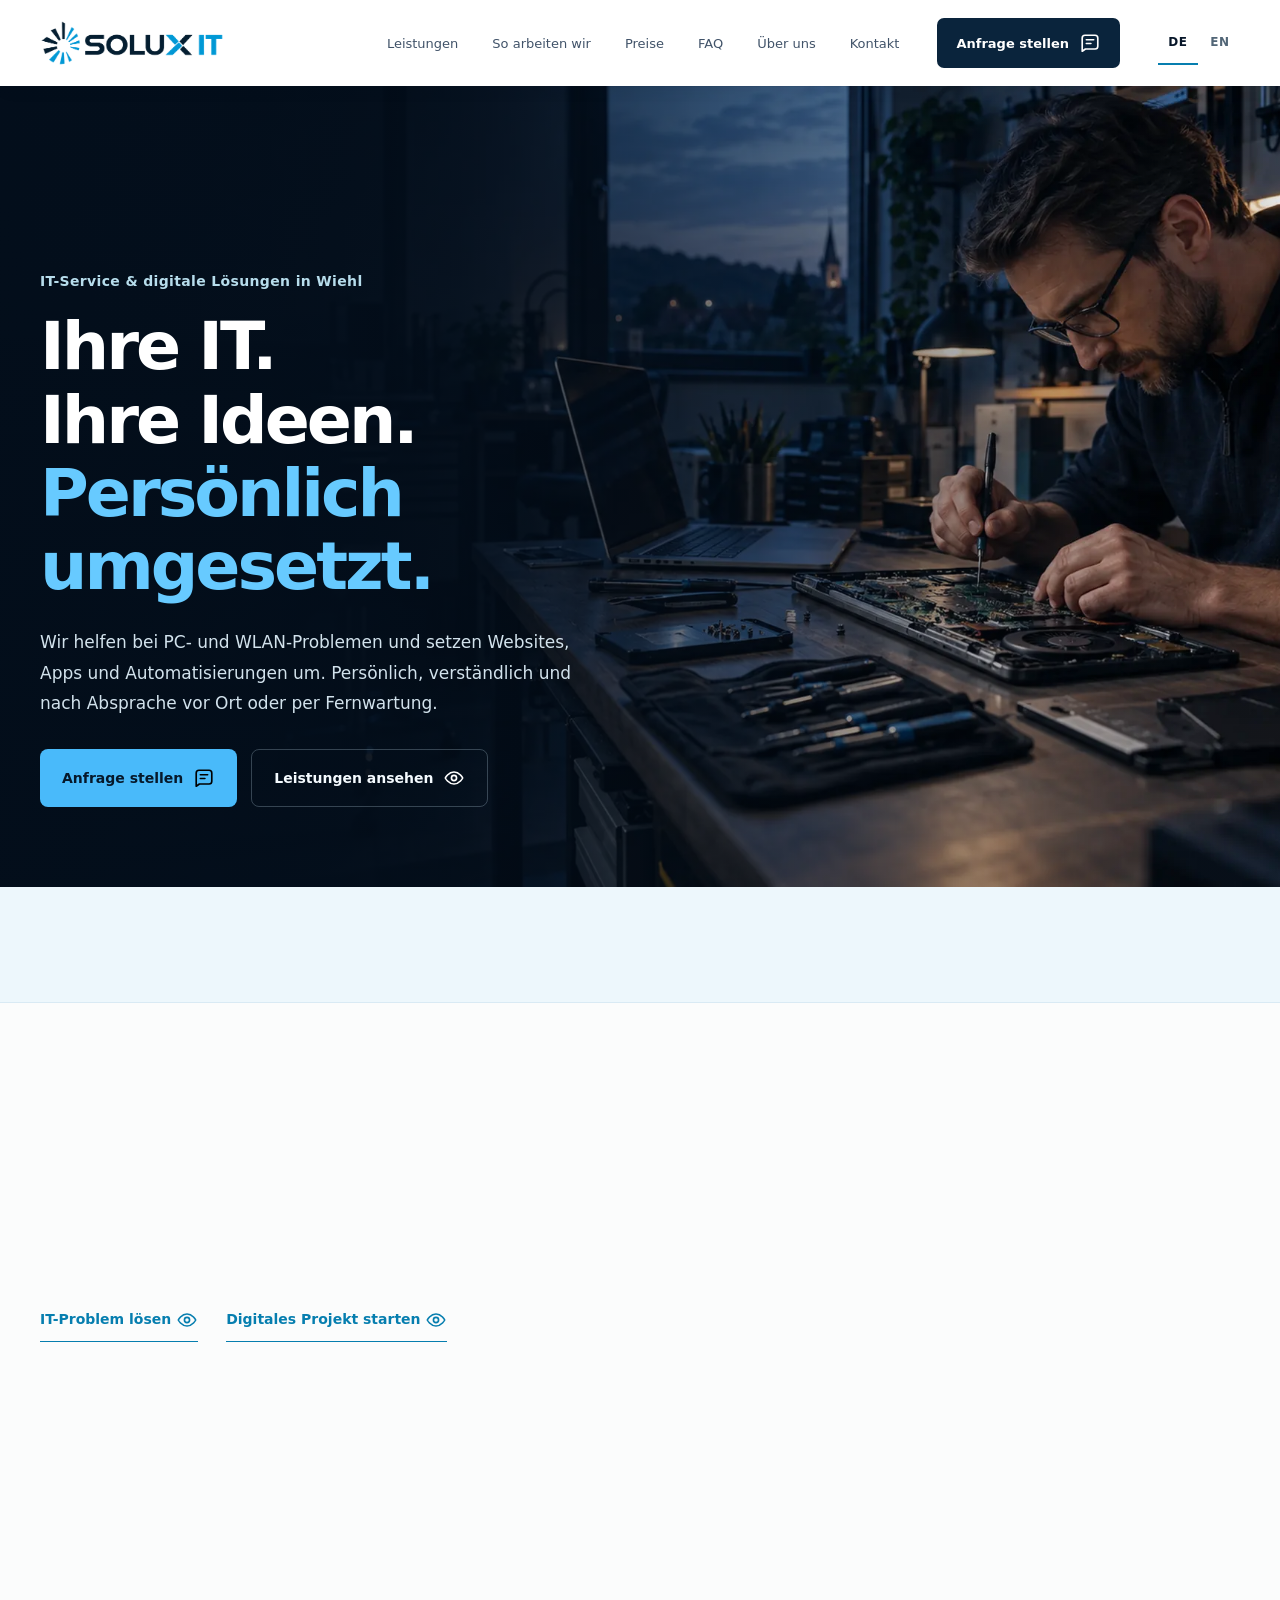
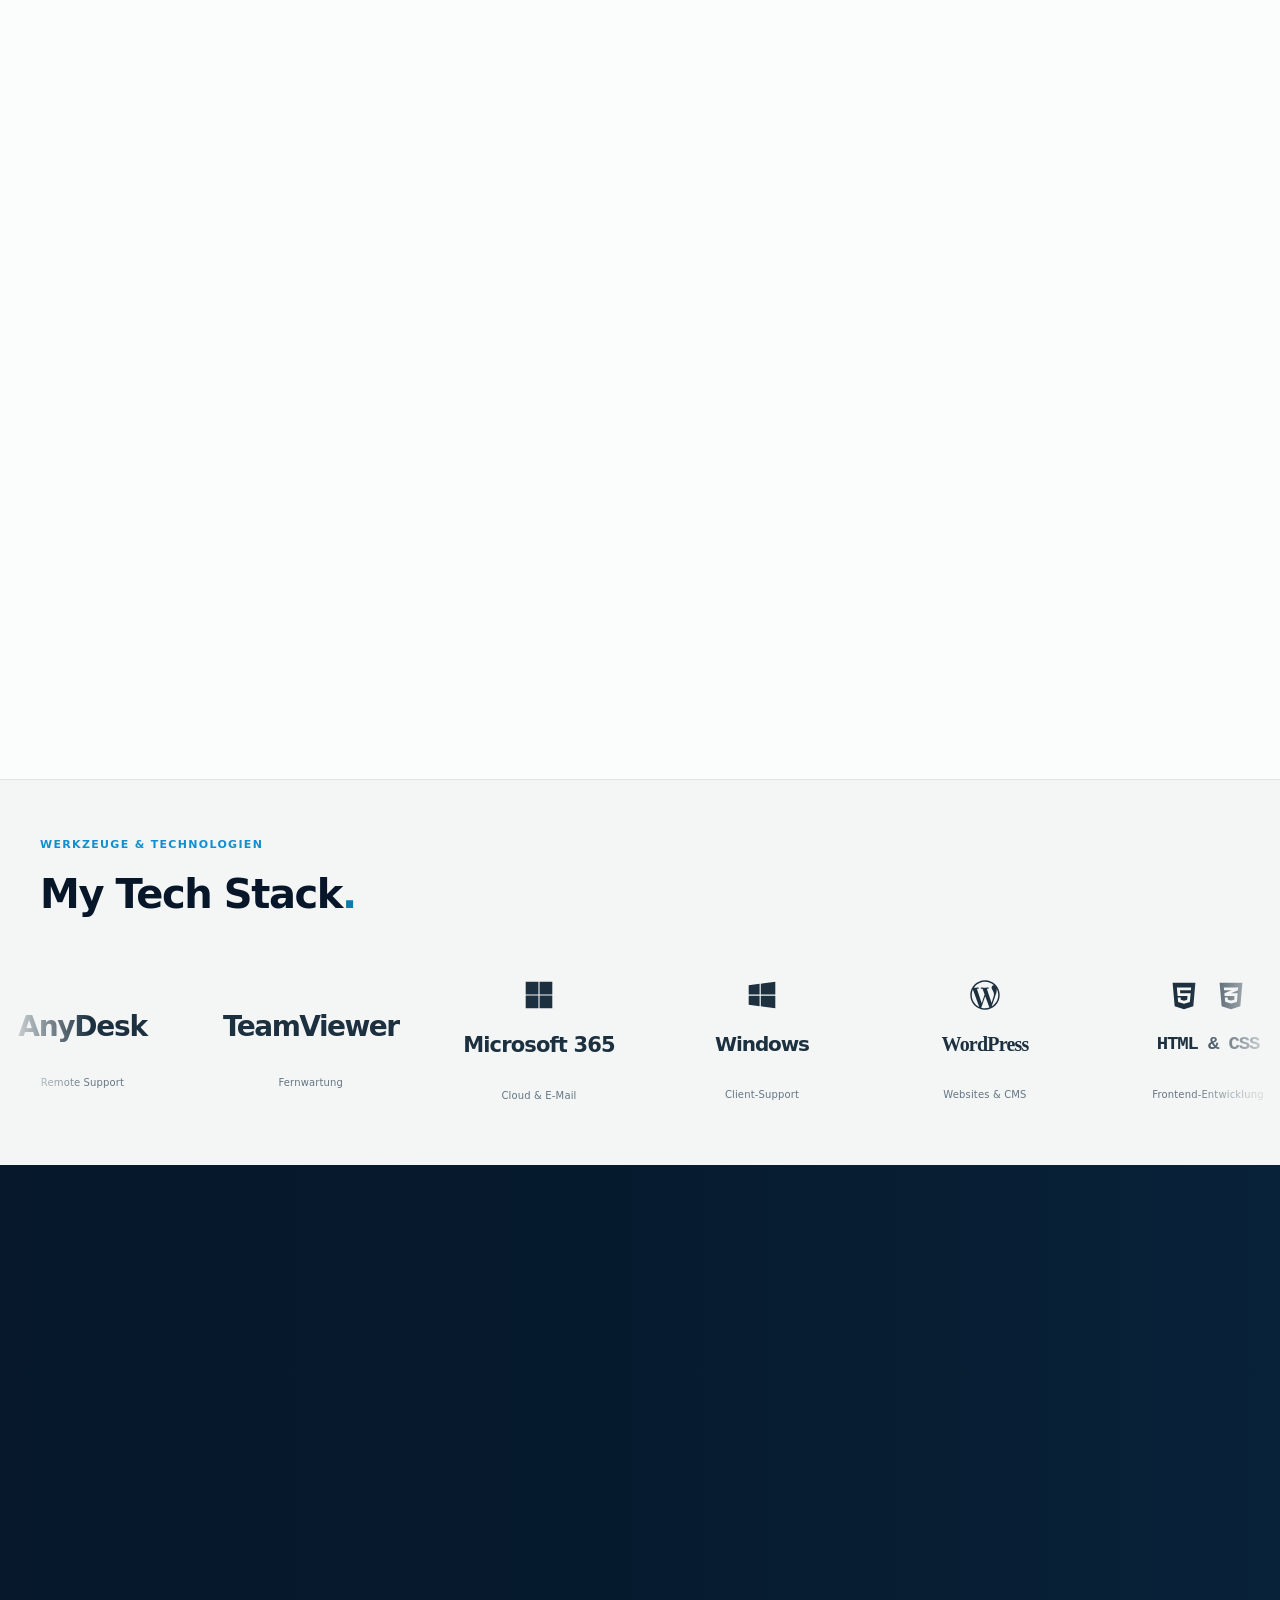
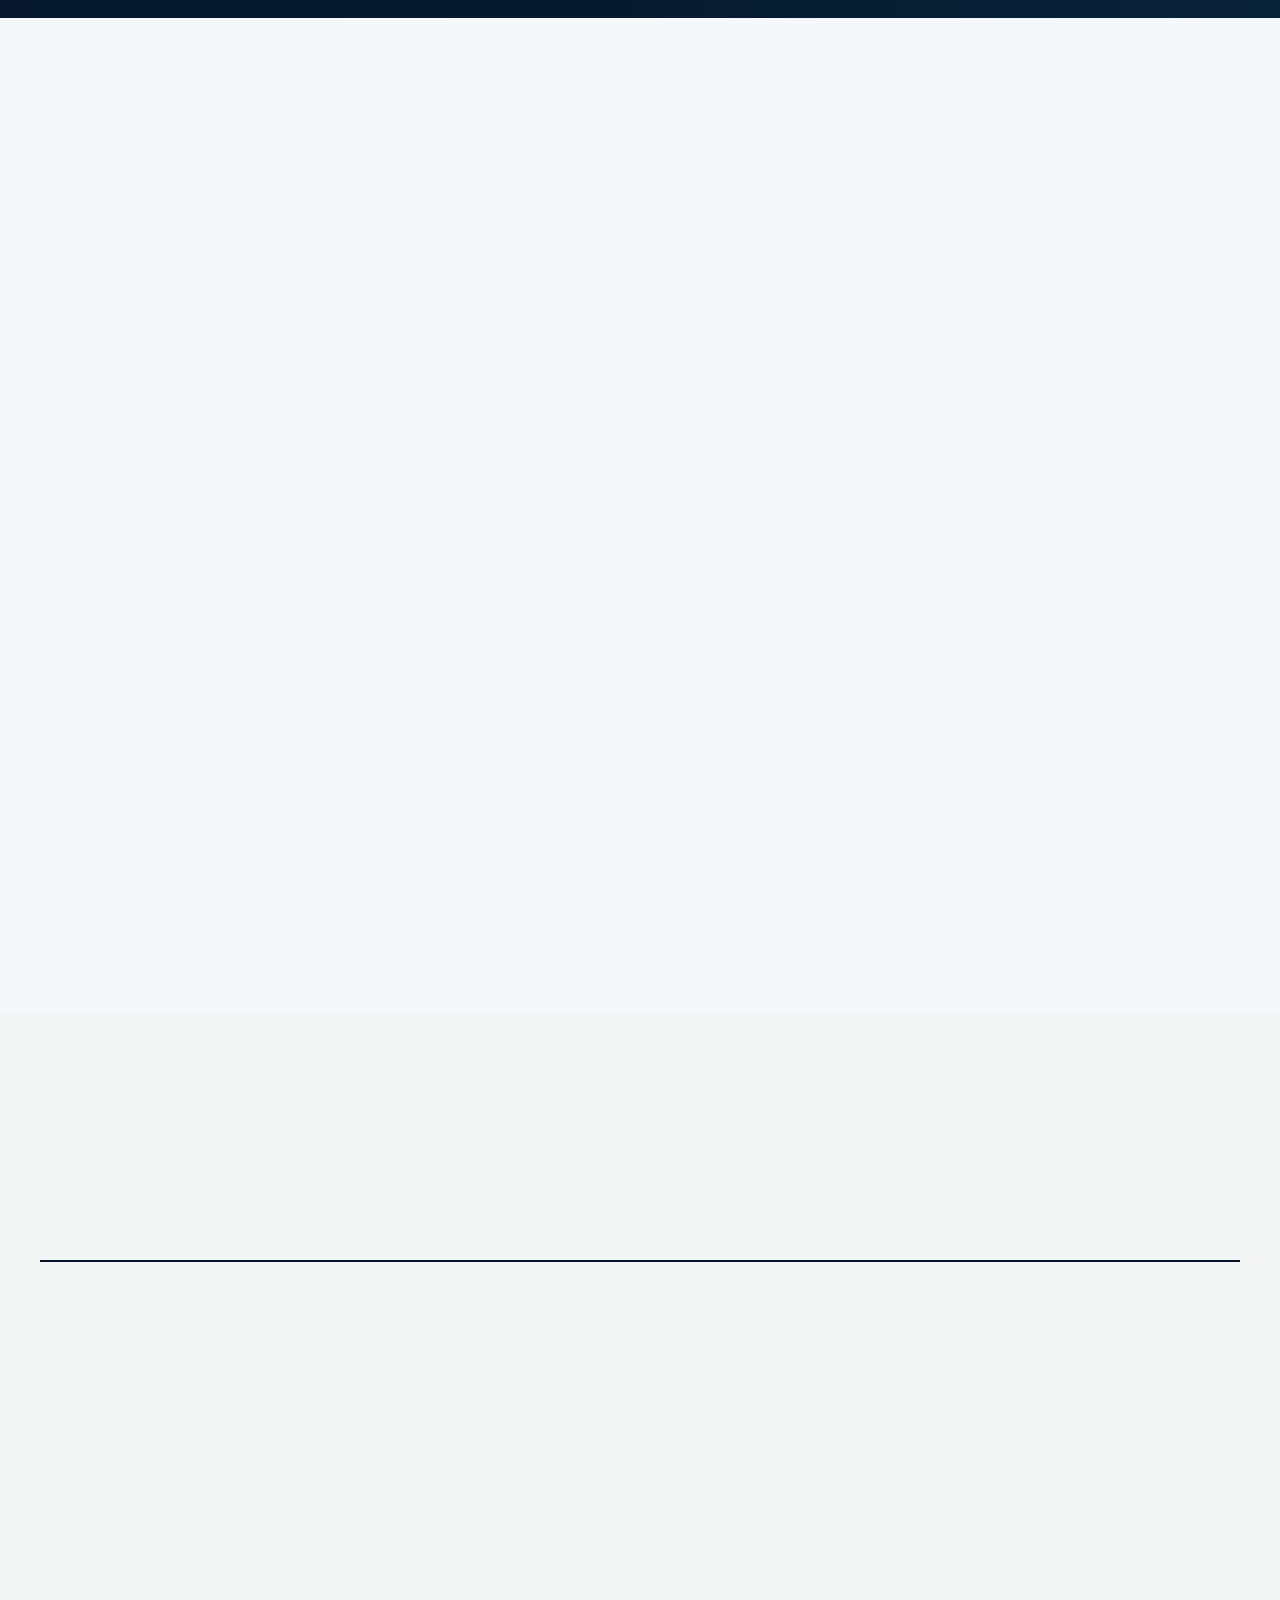
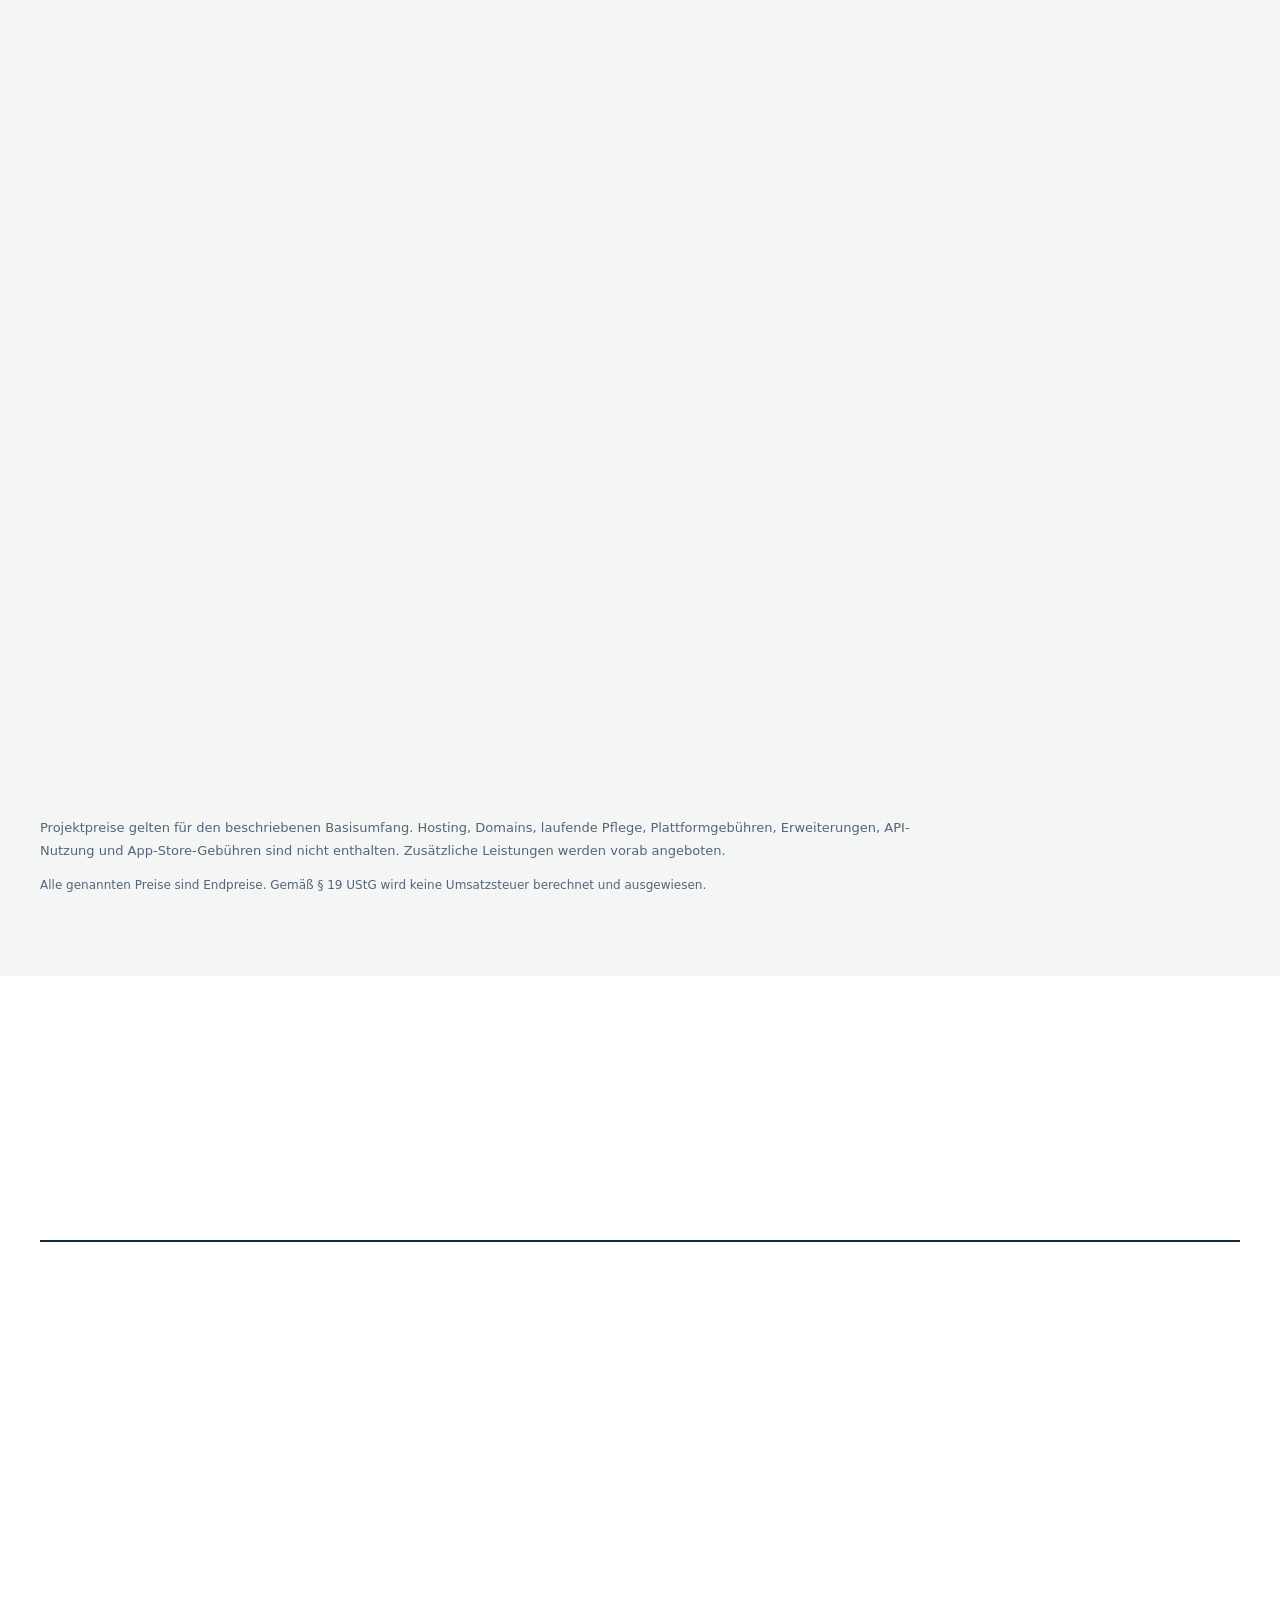
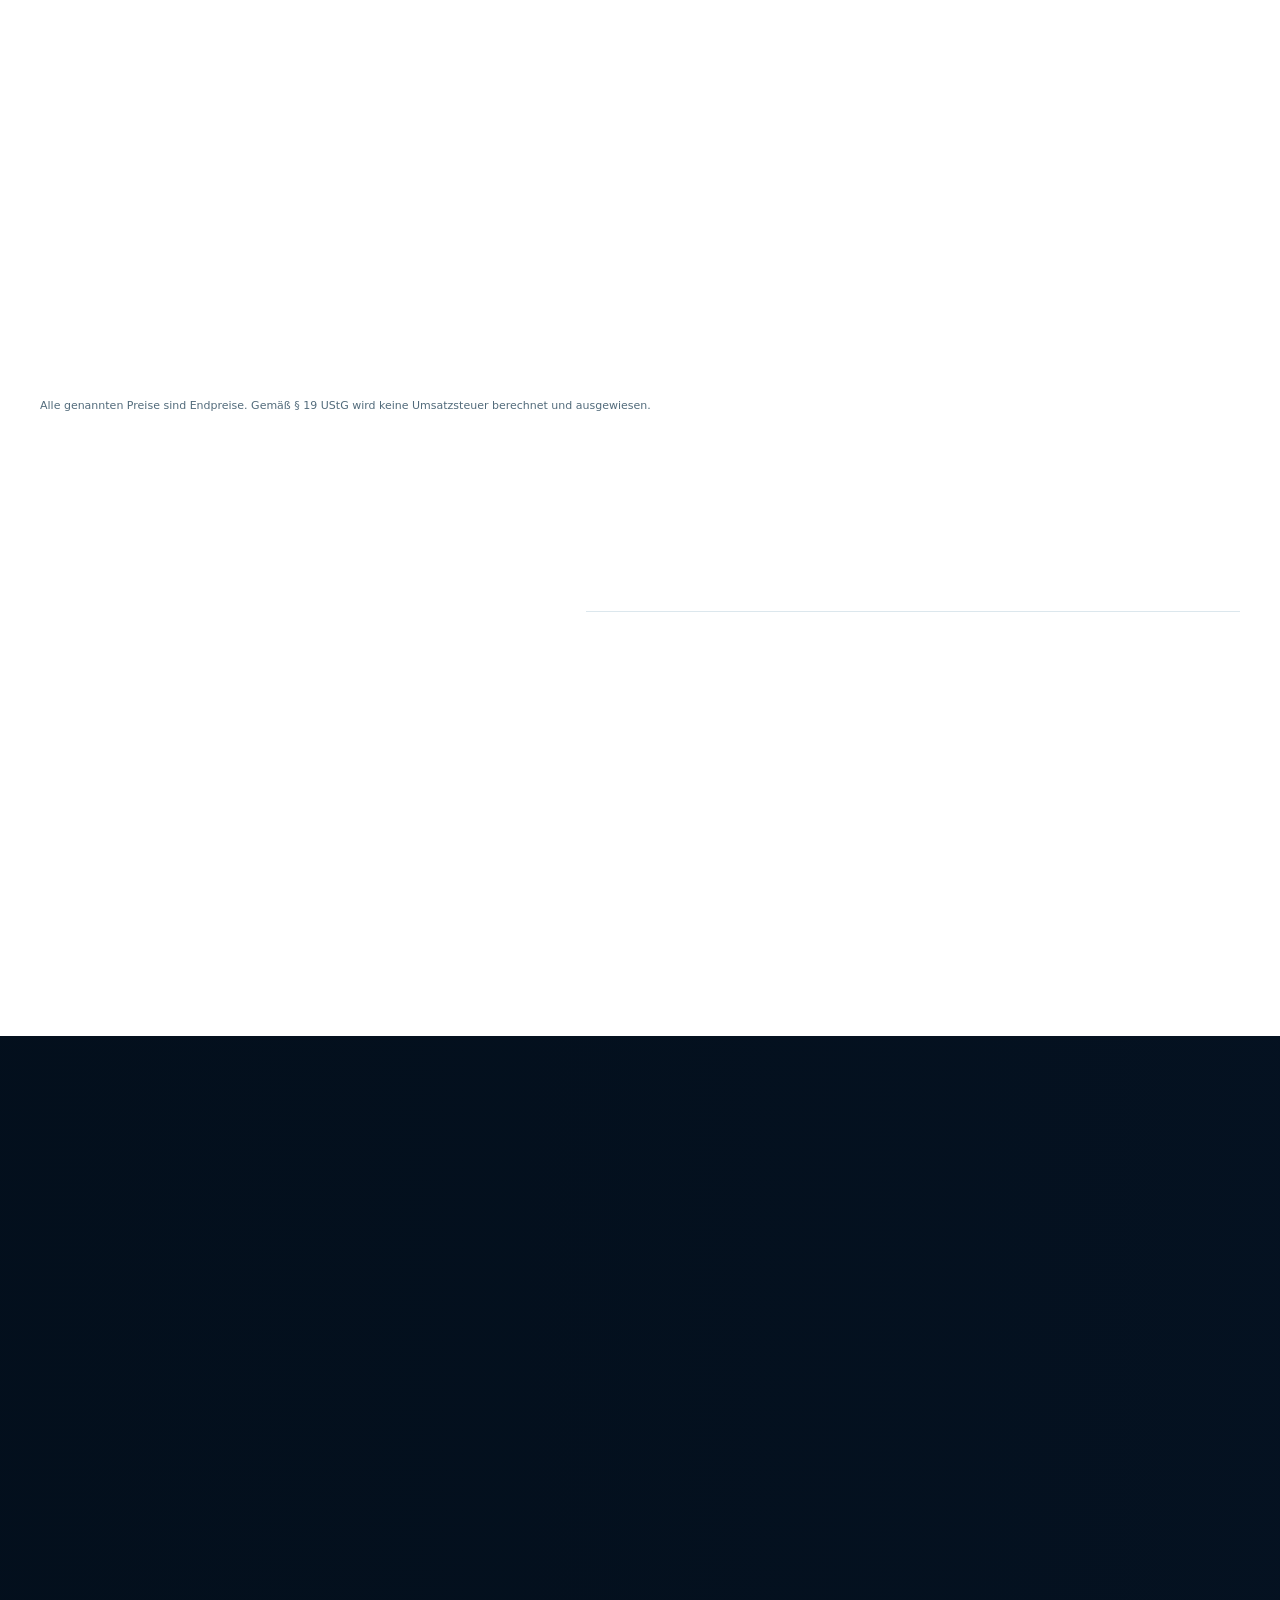
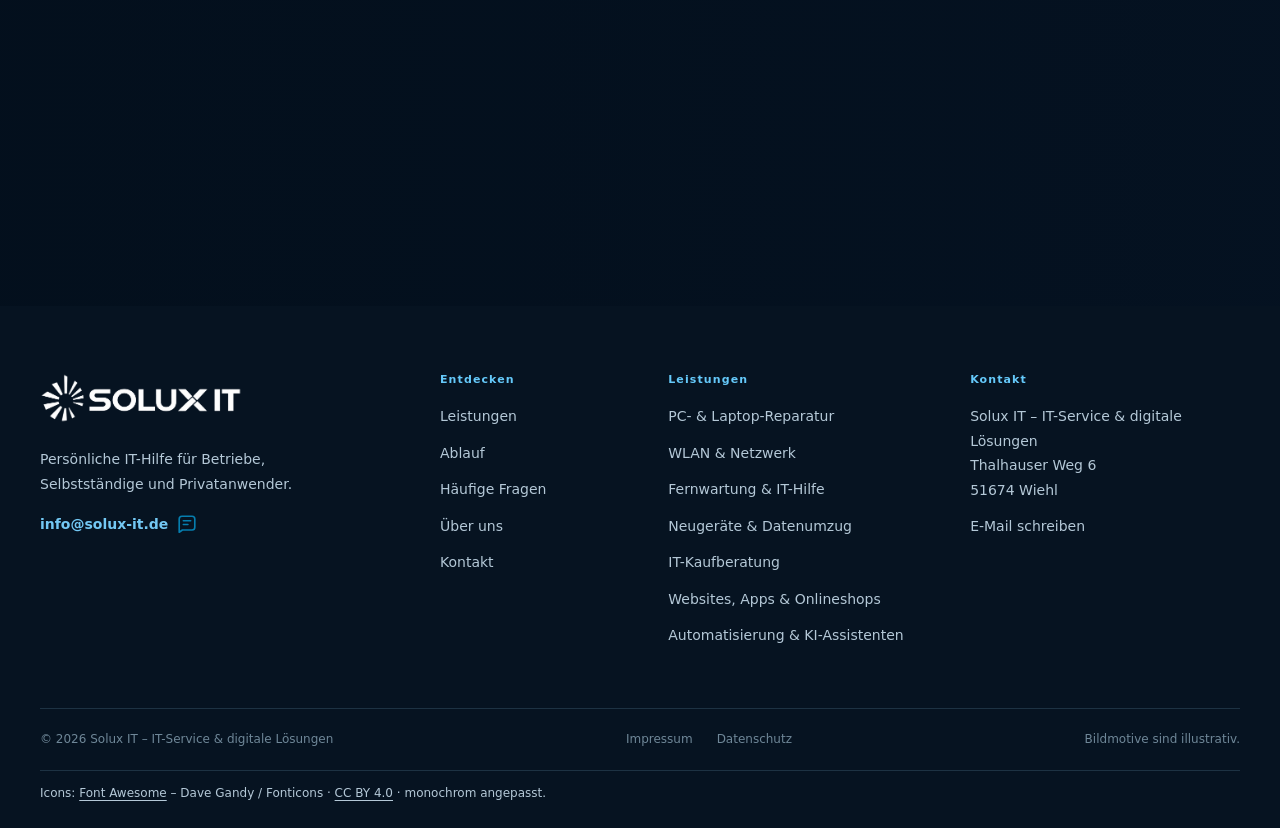
<file: index.html>
﻿<!doctype html>
<html lang="de">
  <head>
    <meta charset="utf-8" />
    <meta content="width=device-width, initial-scale=1.0" name="viewport" />
    <meta content="#071629" name="theme-color" />
    <link rel="preload" as="image" href="solux-foto-eb9deb0f23b5bd.webp" type="image/webp" fetchpriority="high">
    <title>Solux IT Wiehl | IT-Service &amp; digitale Lösungen</title>
    <meta
      content="Persönlicher IT-Service in Wiehl: PC, WLAN, Fernwartung, Websites, Apps, Onlineshops und Automatisierung mit KI-Assistenten. Beschreiben Sie Ihr Anliegen."
      name="description"
    />
    <meta content="noindex,nofollow" name="robots" />
    <link
      href="https://solux-it.de/index.html"
      rel="canonical"
    />
    <meta content="website" property="og:type" />
    <meta content="de_DE" property="og:locale" />
    <meta content="Solux IT" property="og:site_name" />
    <meta
      content="Solux IT Wiehl | IT-Service &amp; digitale Lösungen"
      property="og:title"
    />
    <meta
      content="Persönlicher IT-Service in Wiehl: PC, WLAN, Fernwartung, Websites, Apps, Onlineshops und Automatisierung mit KI-Assistenten. Beschreiben Sie Ihr Anliegen."
      property="og:description"
    />
    <meta
      content="https://solux-it.de/index.html"
      property="og:url"
    />
    <link rel="icon" href="solux-favicon-20261023.png" type="image/png" sizes="32x32">
    <link rel="icon" href="favicon.ico?v=20261023" sizes="16x16 32x32 48x48 64x64">
    <link rel="apple-touch-icon" href="solux-touch-icon-20261023.png" sizes="180x180">

    <link href="style.css?v=20261024-clean-logo" rel="stylesheet" />
  
<script src="language.js?v=20261020-zuschlag-hinweis" defer></script>

    <meta property="og:image" content="https://solux-it.de/solux-linkvorschau-20261023.jpg">
    <meta property="og:image:secure_url" content="https://solux-it.de/solux-linkvorschau-20261023.jpg">
    <meta property="og:image:type" content="image/jpeg">
    <meta property="og:image:width" content="1200">
    <meta property="og:image:height" content="630">
    <meta property="og:image:alt" content="Solux IT – IT-Service &amp; digitale Lösungen">
    <meta name="twitter:card" content="summary_large_image">
    <meta name="twitter:image" content="https://solux-it.de/solux-linkvorschau-20261023.jpg">
    <meta name="twitter:image:alt" content="Solux IT – IT-Service &amp; digitale Lösungen">
      <link rel="preload" as="image" href="solux-logo-20261023.webp">
</head>
  <body class="site-refined home-entry-refined">
    <div id="root">
      <a class="skip-link" href="#main">Zum Inhalt springen</a>
      <header class="site-header">
        <div class="container header-inner">
          <a aria-label="Solux IT – Startseite" class="brand site-brand" href="index.html"
            ><img class="site-brand-image" src="solux-logo-20261023.webp" width="983" height="242" alt="Solux IT" decoding="sync"></a
          >
          <nav
            aria-label="Hauptnavigation"
            class="main-nav"
            id="main-navigation"
          >
            <a href="index.html#leistungen">Leistungen</a
            ><a href="index.html#ablauf">So arbeiten wir</a
            ><a href="index.html#preise">Preise</a><a href="index.html#faq">FAQ</a
            ><a href="ueber-mich.html">Über uns</a><a href="index.html#kontakt">Kontakt</a>
          </nav>
          <a class="header-cta" href="#kontakt"
            >Anfrage stellen
            <img class="button-image-icon" src="icon-anfrage.svg" width="22" height="22" alt="" aria-hidden="true" decoding="async"></a>
          
          <details class="mobile-nav">
            <summary
              aria-controls="mobile-navigation"
              aria-label="Menü"
              class="menu-toggle"
            >
              <svg
                class="lucide lucide-menu menu-open-icon"
                fill="none"
                height="24"
                stroke="currentColor"
                stroke-linecap="round"
                stroke-linejoin="round"
                stroke-width="2"
                viewBox="0 0 24 24"
                width="24"
                xmlns="http://www.w3.org/2000/svg"
              >
                <line x1="4" x2="20" y1="12" y2="12"></line>
                <line x1="4" x2="20" y1="6" y2="6"></line>
                <line x1="4" x2="20" y1="18" y2="18"></line></svg
              ><svg
                aria-hidden="true"
                class="menu-close-icon"
                fill="none"
                height="24"
                stroke="currentColor"
                stroke-linecap="round"
                stroke-linejoin="round"
                stroke-width="2"
                viewBox="0 0 24 24"
                width="24"
                xmlns="http://www.w3.org/2000/svg"
              >
                <path d="M18 6 6 18"></path>
                <path d="m6 6 12 12"></path>
              </svg>
            </summary>
            <nav
              aria-label="Mobilnavigation"
              class="main-nav"
              id="mobile-navigation"
            >
              <a href="index.html#leistungen">Leistungen</a
              ><a href="index.html#ablauf">So arbeiten wir</a
              ><a href="index.html#preise">Preise</a><a href="index.html#faq">FAQ</a
              ><a href="ueber-mich.html">Über uns</a><a href="index.html#kontakt">Kontakt</a>
            </nav>
          </details>
        </div>
      </header>
      <main id="main">
        <section class="hero">
          <picture class="embedded-picture"
            ><img class="hero-photo" src="solux-foto-eb9deb0f23b5bd.webp" alt="" width="1920" height="1080" loading="eager" fetchpriority="high" decoding="sync"></picture>
          <div class="container hero-grid">
            <div class="hero-copy">
              <p class="hero-location">IT-Service &amp; digitale Lösungen in Wiehl</p>
              <h1>Ihre IT.<br>Ihre Ideen.<br><span>Persönlich umgesetzt.</span></h1>

              <p>
                Wir helfen bei PC- und WLAN-Problemen und setzen Websites, Apps und Automatisierungen um. Persönlich, verständlich und nach Absprache vor Ort oder per Fernwartung.
              </p>
              <div class="hero-actions">
                <a class="button button-primary" href="#kontakt"
                  >Anfrage stellen
                  <img class="button-image-icon" src="icon-anfrage.svg" width="22" height="22" alt="" aria-hidden="true" decoding="async"></a
                ><a class="button button-outline" href="#leistungen"
                  >Leistungen ansehen
                  <img class="button-image-icon" src="icon-ansehen.svg" width="22" height="22" alt="" aria-hidden="true" decoding="async"></a>
              </div>
              
            </div>
          </div>
          
        </section>
        <section class="proof-strip">
          <div class="container proof-inner">
            <div>
              <strong>Persönlich erreichbar</strong
              ><small>Direkter Kontakt statt Hotline.</small>
            </div>
            <div>
              <strong>Verständlich erklärt</strong
              ><small>Klare Worte für klare Entscheidungen.</small>
            </div>
            <div>
              <strong>Vorher abgestimmt</strong><small>Vorgehen und mögliche Kosten klären wir mit Ihnen.</small>
            </div>
          </div>
        </section>
        
<!-- Technology tools in use; this section does not claim partnerships.
Brand SVG symbols: Font Awesome Brands 7.3.1, Dave Gandy / Fonticons,
CC BY 4.0 https://creativecommons.org/licenses/by/4.0/
Source: https://github.com/iconify/icon-sets/blob/master/json/fa7-brands.json
Adaptation: monochrome display, responsive sizing and inline embedding.
-->


<section class="services-section section-pad" id="leistungen"><div class="container"><div class="section-heading"><div><span class="eyebrow">UNSERE LEISTUNGEN</span><h2>IT-Hilfe oder ein digitales Projekt?</h2><p>Hilfe für Ihre vorhandene Technik oder eine neue digitale Idee: Wählen Sie den Bereich, der zu Ihrem Anliegen passt.</p></div></div><nav class="service-shortcuts" aria-label="Leistungsbereiche"><a href="#it-service">IT-Problem lösen <img class="button-image-icon" src="icon-ansehen.svg" width="22" height="22" alt="" aria-hidden="true" decoding="async"></a><a href="#digitale-loesungen">Digitales Projekt starten <img class="button-image-icon" src="icon-ansehen.svg" width="22" height="22" alt="" aria-hidden="true" decoding="async"></a></nav><div class="services-group" id="it-service"><div class="service-group-heading"><h3>IT-Service</h3><p>Wenn Ihr PC, WLAN oder Arbeitsplatz Unterstützung braucht.</p></div><div class="services-grid"><a class="service-card reveal" href="pc-laptop-reparatur.html"
                ><div class="service-card-media">
                  <picture class="embedded-picture"
                    ><source
                      media="(max-width: 700px) and (min-width: 1921px), (min-width: 3841px), (max-width: 700px) and (min-width: 1537px) and (min-resolution: 1.25dppx), (min-width: 3073px) and (min-resolution: 1.25dppx), (max-width: 700px) and (min-width: 1281px) and (min-resolution: 1.5dppx), (min-width: 2561px) and (min-resolution: 1.5dppx), (max-width: 700px) and (min-width: 961px) and (min-resolution: 2dppx), (min-width: 1921px) and (min-resolution: 2dppx), (max-width: 700px) and (min-width: 641px) and (min-resolution: 3dppx), (min-width: 1281px) and (min-resolution: 3dppx), (max-width: 700px) and (min-width: 481px) and (min-resolution: 4dppx), (min-width: 961px) and (min-resolution: 4dppx)"
                      srcset="
                        solux-bild-6e6a990434abfc.webp
                      " />
                    <source
                      media="(max-width: 700px) and (min-width: 961px), (min-width: 1921px), (max-width: 700px) and (min-width: 769px) and (min-resolution: 1.25dppx), (min-width: 1537px) and (min-resolution: 1.25dppx), (max-width: 700px) and (min-width: 641px) and (min-resolution: 1.5dppx), (min-width: 1281px) and (min-resolution: 1.5dppx), (max-width: 700px) and (min-width: 481px) and (min-resolution: 2dppx), (min-width: 961px) and (min-resolution: 2dppx), (max-width: 700px) and (min-width: 321px) and (min-resolution: 3dppx), (min-width: 701px) and (min-resolution: 3dppx), (max-width: 700px) and (min-width: 241px) and (min-resolution: 4dppx), (min-width: 701px) and (min-resolution: 4dppx)"
                      srcset="
                        solux-bild-cf78ce8372e84d.webp
                      " />
                    <img
                      alt=""
                      class=""
                      decoding="async"
                      height="1080"
                      loading="lazy"
                      src="solux-bild-5966f1b6c68751.webp"
                      width="1920" /></picture
                  >
                </div>
                <div class="service-card-content">
                  <h3>PC- &amp; Laptop-Reparatur</h3>
                  <p>
                    Wenn der Rechner streikt, beginnt Hilfe mit einer klaren
                    Diagnose.
                  </p>
                  <span class="service-card-link"
                    >Leistung ansehen
                    <img class="button-image-icon" src="icon-ansehen.svg" width="22" height="22" alt="" aria-hidden="true" decoding="async"></span></div></a
              ><a class="service-card reveal" href="wlan-netzwerk.html"
                ><div class="service-card-media">
                  <picture class="embedded-picture"
                    ><source
                      media="(max-width: 700px) and (min-width: 1921px), (min-width: 3841px), (max-width: 700px) and (min-width: 1537px) and (min-resolution: 1.25dppx), (min-width: 3073px) and (min-resolution: 1.25dppx), (max-width: 700px) and (min-width: 1281px) and (min-resolution: 1.5dppx), (min-width: 2561px) and (min-resolution: 1.5dppx), (max-width: 700px) and (min-width: 961px) and (min-resolution: 2dppx), (min-width: 1921px) and (min-resolution: 2dppx), (max-width: 700px) and (min-width: 641px) and (min-resolution: 3dppx), (min-width: 1281px) and (min-resolution: 3dppx), (max-width: 700px) and (min-width: 481px) and (min-resolution: 4dppx), (min-width: 961px) and (min-resolution: 4dppx)"
                      srcset="
                        solux-bild-9c1aa67f9f814d.webp
                      " />
                    <source
                      media="(max-width: 700px) and (min-width: 961px), (min-width: 1921px), (max-width: 700px) and (min-width: 769px) and (min-resolution: 1.25dppx), (min-width: 1537px) and (min-resolution: 1.25dppx), (max-width: 700px) and (min-width: 641px) and (min-resolution: 1.5dppx), (min-width: 1281px) and (min-resolution: 1.5dppx), (max-width: 700px) and (min-width: 481px) and (min-resolution: 2dppx), (min-width: 961px) and (min-resolution: 2dppx), (max-width: 700px) and (min-width: 321px) and (min-resolution: 3dppx), (min-width: 701px) and (min-resolution: 3dppx), (max-width: 700px) and (min-width: 241px) and (min-resolution: 4dppx), (min-width: 701px) and (min-resolution: 4dppx)"
                      srcset="
                        solux-bild-97f60228b2a3f9.webp
                      " />
                    <img
                      alt=""
                      class=""
                      decoding="async"
                      height="1080"
                      loading="lazy"
                      src="solux-bild-19f1bace8b68e3.webp?v=20261020-brille"
                      width="1920" /></picture
                  >
                </div>
                <div class="service-card-content">
                  <h3>WLAN &amp; Netzwerk</h3>
                  <p>Stabile Verbindung für Zuhause, Büro und Homeoffice.</p>
                  <span class="service-card-link"
                    >Leistung ansehen
                    <img class="button-image-icon" src="icon-ansehen.svg" width="22" height="22" alt="" aria-hidden="true" decoding="async"></span></div></a
              ><a class="service-card reveal" href="fernwartung-it-hilfe.html"
                ><div class="service-card-media">
                  <picture class="embedded-picture"
                    ><source
                      media="(max-width: 700px) and (min-width: 1921px), (min-width: 3841px), (max-width: 700px) and (min-width: 1537px) and (min-resolution: 1.25dppx), (min-width: 3073px) and (min-resolution: 1.25dppx), (max-width: 700px) and (min-width: 1281px) and (min-resolution: 1.5dppx), (min-width: 2561px) and (min-resolution: 1.5dppx), (max-width: 700px) and (min-width: 961px) and (min-resolution: 2dppx), (min-width: 1921px) and (min-resolution: 2dppx), (max-width: 700px) and (min-width: 641px) and (min-resolution: 3dppx), (min-width: 1281px) and (min-resolution: 3dppx), (max-width: 700px) and (min-width: 481px) and (min-resolution: 4dppx), (min-width: 961px) and (min-resolution: 4dppx)"
                      srcset="
                        solux-bild-bcfc9f314dc3b6.webp
                      " />
                    <source
                      media="(max-width: 700px) and (min-width: 961px), (min-width: 1921px), (max-width: 700px) and (min-width: 769px) and (min-resolution: 1.25dppx), (min-width: 1537px) and (min-resolution: 1.25dppx), (max-width: 700px) and (min-width: 641px) and (min-resolution: 1.5dppx), (min-width: 1281px) and (min-resolution: 1.5dppx), (max-width: 700px) and (min-width: 481px) and (min-resolution: 2dppx), (min-width: 961px) and (min-resolution: 2dppx), (max-width: 700px) and (min-width: 321px) and (min-resolution: 3dppx), (min-width: 701px) and (min-resolution: 3dppx), (max-width: 700px) and (min-width: 241px) and (min-resolution: 4dppx), (min-width: 701px) and (min-resolution: 4dppx)"
                      srcset="
                        solux-bild-52cf588cba101e.webp
                      " />
                    <img
                      alt=""
                      class=""
                      decoding="async"
                      height="1080"
                      loading="lazy"
                      src="solux-bild-1feef5b381e7b0.webp"
                      width="1920" /></picture
                  >
                </div>
                <div class="service-card-content">
                  <h3>Fernwartung &amp; IT-Hilfe</h3>
                  <p>
                    Softwareprobleme klären, ohne auf einen Vor-Ort-Termin zu
                    warten.
                  </p>
                  <span class="service-card-link"
                    >Leistung ansehen
                    <img class="button-image-icon" src="icon-ansehen.svg" width="22" height="22" alt="" aria-hidden="true" decoding="async"></span></div></a
              ><a class="service-card reveal" href="neugeraete-datenumzug.html"
                ><div class="service-card-media">
                  <picture class="embedded-picture"
                    ><source
                      media="(max-width: 700px) and (min-width: 1921px), (min-width: 3841px), (max-width: 700px) and (min-width: 1537px) and (min-resolution: 1.25dppx), (min-width: 3073px) and (min-resolution: 1.25dppx), (max-width: 700px) and (min-width: 1281px) and (min-resolution: 1.5dppx), (min-width: 2561px) and (min-resolution: 1.5dppx), (max-width: 700px) and (min-width: 961px) and (min-resolution: 2dppx), (min-width: 1921px) and (min-resolution: 2dppx), (max-width: 700px) and (min-width: 641px) and (min-resolution: 3dppx), (min-width: 1281px) and (min-resolution: 3dppx), (max-width: 700px) and (min-width: 481px) and (min-resolution: 4dppx), (min-width: 961px) and (min-resolution: 4dppx)"
                      srcset="
                        solux-bild-76705e950114e9.webp
                      " />
                    <source
                      media="(max-width: 700px) and (min-width: 961px), (min-width: 1921px), (max-width: 700px) and (min-width: 769px) and (min-resolution: 1.25dppx), (min-width: 1537px) and (min-resolution: 1.25dppx), (max-width: 700px) and (min-width: 641px) and (min-resolution: 1.5dppx), (min-width: 1281px) and (min-resolution: 1.5dppx), (max-width: 700px) and (min-width: 481px) and (min-resolution: 2dppx), (min-width: 961px) and (min-resolution: 2dppx), (max-width: 700px) and (min-width: 321px) and (min-resolution: 3dppx), (min-width: 701px) and (min-resolution: 3dppx), (max-width: 700px) and (min-width: 241px) and (min-resolution: 4dppx), (min-width: 701px) and (min-resolution: 4dppx)"
                      srcset="
                        solux-bild-890b7a9db4e4f0.webp
                      " />
                    <img
                      alt=""
                      class=""
                      decoding="async"
                      height="1080"
                      loading="lazy"
                      src="solux-bild-5b4d83732f4d9b.webp?v=20261020-brille"
                      width="1920" /></picture
                  >
                </div>
                <div class="service-card-content">
                  <h3>Neugeräte &amp; Datenumzug</h3>
                  <p>
                    Vom alten Rechner zum einsatzbereiten neuen Arbeitsplatz.
                  </p>
                  <span class="service-card-link"
                    >Leistung ansehen
                    <img class="button-image-icon" src="icon-ansehen.svg" width="22" height="22" alt="" aria-hidden="true" decoding="async"></span></div></a
              ><a class="service-card service-advice-feature reveal" href="it-kaufberatung.html"
                ><div class="service-card-media">
                  <picture class="embedded-picture"
                    ><source
                      media="(max-width: 700px) and (min-width: 1921px), (min-width: 3841px), (max-width: 700px) and (min-width: 1537px) and (min-resolution: 1.25dppx), (min-width: 3073px) and (min-resolution: 1.25dppx), (max-width: 700px) and (min-width: 1281px) and (min-resolution: 1.5dppx), (min-width: 2561px) and (min-resolution: 1.5dppx), (max-width: 700px) and (min-width: 961px) and (min-resolution: 2dppx), (min-width: 1921px) and (min-resolution: 2dppx), (max-width: 700px) and (min-width: 641px) and (min-resolution: 3dppx), (min-width: 1281px) and (min-resolution: 3dppx), (max-width: 700px) and (min-width: 481px) and (min-resolution: 4dppx), (min-width: 961px) and (min-resolution: 4dppx)"
                      srcset="
                        solux-bild-cba84d4652c464.webp
                      " />
                    <source
                      media="(max-width: 700px) and (min-width: 961px), (min-width: 1921px), (max-width: 700px) and (min-width: 769px) and (min-resolution: 1.25dppx), (min-width: 1537px) and (min-resolution: 1.25dppx), (max-width: 700px) and (min-width: 641px) and (min-resolution: 1.5dppx), (min-width: 1281px) and (min-resolution: 1.5dppx), (max-width: 700px) and (min-width: 481px) and (min-resolution: 2dppx), (min-width: 961px) and (min-resolution: 2dppx), (max-width: 700px) and (min-width: 321px) and (min-resolution: 3dppx), (min-width: 701px) and (min-resolution: 3dppx), (max-width: 700px) and (min-width: 241px) and (min-resolution: 4dppx), (min-width: 701px) and (min-resolution: 4dppx)"
                      srcset="
                        solux-bild-1a6bb0fd16917b.webp
                      " />
                    <img
                      alt=""
                      class=""
                      decoding="async"
                      height="1080"
                      loading="lazy"
                      src="solux-bild-8829f7c419a217.webp?v=20261020-brille"
                      width="1920" /></picture
                  >
                </div>
                <div class="service-card-content">
                  <h3>IT-Kaufberatung</h3>
                  <p>
                    Geräte und Aufrüstungen passend zu Ihrer Nutzung und Ihrem Budget auswählen.
                  </p>
                  <span class="service-card-link"
                    >Leistung ansehen
                    <img class="button-image-icon" src="icon-ansehen.svg" width="22" height="22" alt="" aria-hidden="true" decoding="async"></span></div
              ></a></div></div><div class="services-group" id="digitale-loesungen"><div class="service-group-heading"><h3>Digitale Lösungen</h3><p>Websites, Anwendungen und KI-Assistenten für Ihre Ideen und Abläufe.</p></div><div class="services-grid"><a class="service-card reveal" href="websites-apps-onlineshops.html">
  <div class="service-card-media"><img src="websites-apps-onlineshops.jpg" alt="IT-Arbeitsplatz mit Website-Entwicklung und mobiler Shopansicht" loading="lazy" decoding="async" style="display:block;width:100%;height:100%;object-fit:cover;object-position:center" /></div>
  <div class="service-card-content"><h3>Websites, Apps &amp; Onlineshops</h3>
  <p>Individuelle Websites, Webanwendungen, Apps und Onlineshops – passend zu Ihrem Vorhaben.</p>
  <span class="service-card-link">Leistung ansehen <img class="button-image-icon" src="icon-ansehen.svg" width="22" height="22" alt="" aria-hidden="true" decoding="async"></span></div></a><a class="service-card service-automation reveal" href="automatisierung-workflows.html"><div class="service-card-media"><img src="automatisierung-workflows.webp?v=20261020-brille" alt="Illustratives Motiv: Automatisierung von E-Mail-Anfragen am Computer" loading="lazy" decoding="async"></div><div class="service-card-content"><h3>Automatisierung &amp; Workflows</h3><p>Weniger Routine, mehr Zeit für Ihr Geschäft: Anfragen sortieren, Daten übertragen und wiederkehrende Aufgaben verbinden.</p><span class="service-card-link">Automatisierung entdecken <img class="button-image-icon" src="icon-ansehen.svg" width="22" height="22" alt="" aria-hidden="true" decoding="async"></span></div></a></div></div></div></section>
<section class="tech-stack" aria-labelledby="tech-stack-title">
  <div class="container tech-stack-heading">
    <div><span class="eyebrow">WERKZEUGE &amp; TECHNOLOGIEN</span><h2 id="tech-stack-title">My Tech Stack<span>.</span></h2></div>
  </div>
  <div class="tech-viewport"><div class="tech-track"><ul class="tech-group" aria-label="Genutzte Technologien"><li class="tech-brand"><span class="tech-wordmark tech-wordmark--anydesk">AnyDesk</span><span class="tech-maker" aria-hidden="true">&nbsp;</span><span class="tech-category">Remote Support</span></li><li class="tech-brand"><span class="tech-wordmark tech-wordmark--teamviewer">TeamViewer</span><span class="tech-maker" aria-hidden="true">&nbsp;</span><span class="tech-category">Fernwartung</span></li><li class="tech-brand"><span class="tech-logo-row"><svg class="tech-brand-icon" viewBox="0 0 640 640" aria-hidden="true" focusable="false"><path fill="currentColor" d="M96 96h214.6v214.6H96zm233.4 0H544v214.6H329.4zM96 329.4h214.6V544H96zm233.4 0H544V544H329.4z"/></svg></span><span class="tech-wordmark tech-wordmark--microsoft">Microsoft 365</span><span class="tech-maker" aria-hidden="true">&nbsp;</span><span class="tech-category">Cloud &amp; E-Mail</span></li><li class="tech-brand"><span class="tech-logo-row"><svg class="tech-brand-icon" viewBox="0 0 640 640" aria-hidden="true" focusable="false"><path fill="currentColor" d="m96 157.7l183.6-25.3v177.4H96zm0 324.6l183.6 25.3V332.4H96zm203.8 28L544 544V332.4H299.8zm0-380.6v180.1H544V96z"/></svg></span><span class="tech-wordmark tech-wordmark--windows">Windows</span><span class="tech-maker" aria-hidden="true">&nbsp;</span><span class="tech-category">Client-Support</span></li><li class="tech-brand"><span class="tech-logo-row"><svg class="tech-brand-icon" viewBox="0 0 640 640" aria-hidden="true" focusable="false"><path fill="currentColor" d="M320 72C183 72 72 183 72 320s111 248 248 248s248-111 248-248S457 72 320 72M97 320c0-32.3 6.9-63 19.3-90.7l106.4 291.4C148.3 484.5 97 408.2 97 320m223 223c-21.9 0-43-3.2-63-9.1l66.9-194.4l68.5 187.8c.5 1.1 1 2.1 1.6 3.1c-23.1 8.1-48 12.6-74 12.6m30.7-327.5c13.4-.7 25.5-2.1 25.5-2.1c12-1.4 10.6-19.1-1.4-18.4c0 0-36.1 2.8-59.4 2.8c-21.9 0-58.7-2.8-58.7-2.8c-12-.7-13.4 17.7-1.4 18.4c0 0 11.4 1.4 23.4 2.1l34.7 95.2L264.6 457l-81.2-241.5c13.4-.7 25.5-2.1 25.5-2.1c12-1.4 10.6-19.1-1.4-18.4c0 0-36.1 2.8-59.4 2.8c-4.2 0-9.1-.1-14.4-.3C173.6 137 242.1 97 320 97c58 0 110.9 22.2 150.6 58.5c-1-.1-1.9-.2-2.9-.2c-21.9 0-37.4 19.1-37.4 39.6c0 18.4 10.6 33.9 21.9 52.3c8.5 14.8 18.4 33.9 18.4 61.5c0 19.1-7.3 41.2-17 72.1l-22.2 74.3zm81.4 297.2l68.1-196.9c12.7-31.8 17-57.2 17-79.9c0-8.2-.5-15.8-1.5-22.9c17.4 31.8 27.3 68.2 27.3 107c0 82.3-44.6 154.1-110.9 192.7"/></svg></span><span class="tech-wordmark tech-wordmark--wordpress">WordPress</span><span class="tech-maker" aria-hidden="true">&nbsp;</span><span class="tech-category">Websites &amp; CMS</span></li><li class="tech-brand"><span class="tech-logo-row"><svg class="tech-brand-icon" viewBox="0 0 640 640" aria-hidden="true" focusable="false"><path fill="currentColor" d="m128 96l34.9 395.8L319.5 544l157.6-52.2L512 96zm308.2 127.9H252.4l4.1 49.4h175.6l-13.6 148.4l-97.9 27v.3h-1.1l-98.7-27.3l-6-75.8h47.7L266 384l53.5 14.5l53.7-14.5l6-62.2H212.3l-12.8-145.6h241.1z"/></svg><svg class="tech-brand-icon" viewBox="0 0 640 640" aria-hidden="true" focusable="false"><path fill="currentColor" d="m128 96l34.9 395.8L320 544l157.1-52.2L512 96zm313.1 80l-4.8 47.3L321 272.6l-.3.1h111.5l-12.8 146.6l-98.2 28.7l-98.8-29.2l-6.4-73.9h48.9l3.2 38.3l52.6 13.3l54.7-15.4l3.7-61.6l-166.3-.5v-.1l-.2.1l-3.6-46.3L321.1 226l6.5-2.7H204.7l-5.8-47.3z"/></svg></span><span class="tech-wordmark tech-wordmark--code">HTML &amp; CSS</span><span class="tech-maker" aria-hidden="true">&nbsp;</span><span class="tech-category">Frontend-Entwicklung</span></li><li class="tech-brand"><span class="tech-logo-row"><svg class="tech-brand-icon" viewBox="0 0 640 640" aria-hidden="true" focusable="false"><path fill="currentColor" d="M260.4 249.8v-48.6c0-4.1 1.5-7.2 5.1-9.2l97.8-56.3c13.3-7.7 29.2-11.3 45.6-11.3c61.4 0 100.4 47.6 100.4 98.3c0 3.6 0 7.7-.5 11.8l-101.5-59.4c-6.1-3.6-12.3-3.6-18.4 0zm228.3 189.4V323c0-7.2-3.1-12.3-9.2-15.9L351 232.4l42-24.1c3.6-2 6.7-2 10.2 0l97.8 56.4c28.2 16.4 47.1 51.2 47.1 85c0 38.9-23 74.8-59.4 89.6zM230.2 336.8l-42-24.6c-3.6-2-5.1-5.1-5.1-9.2V190.4c0-54.8 42-96.3 98.8-96.3c21.5 0 41.5 7.2 58.4 20l-100.9 58.4c-6.1 3.6-9.2 8.7-9.2 15.9v148.5zm90.4 52.2l-60.2-33.8v-71.7l60.2-33.8l60.2 33.8v71.7zm38.7 155.7c-21.5 0-41.5-7.2-58.4-20l100.9-58.4c6.1-3.6 9.2-8.7 9.2-15.9V301.9l42.5 24.6c3.6 2 5.1 5.1 5.1 9.2v112.6c0 54.8-42.5 96.3-99.3 96.3zM237.8 430.5l-97.7-56.3C111.9 357.8 93 323 93 289.2c0-39.4 23.6-74.8 59.9-89.6v116.7c0 7.2 3.1 12.3 9.2 15.9l128 74.2l-42 24.1c-3.6 2-6.7 2-10.2 0zm-5.6 84c-57.9 0-100.4-43.5-100.4-97.3c0-4.1.5-8.2 1-12.3l100.9 58.4c6.1 3.6 12.3 3.6 18.4 0l128.5-74.2v48.6c0 4.1-1.5 7.2-5.1 9.2l-97.8 56.3c-13.3 7.7-29.2 11.3-45.6 11.3zm127 60.9c62 0 113.7-44 125.4-102.4c57.3-14.9 94.2-68.6 94.2-123.4c0-35.8-15.4-70.7-43-95.7c2.6-10.8 4.1-21.5 4.1-32.3c0-73.2-59.4-128-128-128c-13.8 0-27.1 2-40.4 6.7c-23-22.5-54.8-36.9-89.6-36.9c-62 0-113.7 44-125.4 102.4c-57.3 14.8-94.2 68.6-94.2 123.4c0 35.8 15.4 70.7 43 95.7c-2.6 10.8-4.1 21.5-4.1 32.3c0 73.2 59.4 128 128 128c13.8 0 27.1-2 40.4-6.7c23 22.5 54.8 36.9 89.6 36.9"/></svg></span><span class="tech-wordmark tech-wordmark--openai">ChatGPT</span><span class="tech-maker">OpenAI</span><span class="tech-category">KI-Werkzeuge</span></li><li class="tech-brand"><span class="tech-logo-row"><svg class="tech-brand-icon" viewBox="0 0 640 640" aria-hidden="true" focusable="false"><path fill="currentColor" d="M164.4 404.5L265.1 348l1.7-4.9l-1.7-2.7h-4.9l-16.8-1l-57.5-1.6l-49.9-2.1l-48.3-2.6l-12.2-2.6l-11.4-15l1.2-7.5l10.2-6.9l14.7 1.3c18.9 1.3 45.9 3.1 81 5.6l35.2 2.1l52.2 5.4h8.3l1.2-3.4l-2.8-2.1l-2.2-2.1l-50.3-34.1l-54.4-36l-28.5-20.7l-15.4-10.5l-7.8-9.8l-3.4-21.5l14-15.4l18.8 1.3l4.8 1.3l19 14.7l40.7 31.5l53.1 39.1l7.8 6.5l3.1-2.2l.4-1.6l-3.5-5.8l-28.9-52.2l-30.8-53.1l-13.7-22l-3.6-13.2c-1.3-5.4-2.2-10-2.2-15.5l15.9-21.6l8.8-2.8l21.2 2.8l8.9 7.8l13.2 30.2l21.4 47.5l33.2 64.6l9.7 19.2l5.2 17.8l1.9 5.4h3.4v-3.1l2.7-36.4l5-44.7l4.9-57.5l1.7-16.2l8-19.4l15.9-10.5l12.4 5.9l10.2 14.7l-1.4 9.5l-6.1 39.5l-11.9 61.9l-7.8 41.5h4.5l5.2-5.2l21-27.8l35.2-44.1l15.5-17.5l18.1-19.3l11.6-9.2h22l16.2 24.1l-7.3 24.9l-22.7 28.7l-18.8 24.4l-27 36.3l-16.8 29l1.6 2.3l4-.4l60.9-13l32.9-5.9l39.3-6.7l17.8 8.3l1.9 8.4l-7 17.2l-42 10.4l-49.2 9.8l-73.3 17.3l-.9.7l1 1.3l33 3.1l14.1.8h34.6l64.4 4.8l16.8 11.1l10.1 13.6l-1.7 10.4l-25.9 13.2c-15.5-3.7-54.4-12.9-116.6-27.7l-28-7h-3.9v2.3l23.3 22.8l42.7 38.6l53.5 49.8l2.7 12.3l-6.9 9.7l-7.3-1l-47-35.4l-18.1-15.9l-41.1-34.6h-2.7v3.6l9.5 13.9l50 75.2l2.6 23l-3.6 7.5l-13 4.5l-14.2-2.6l-29.3-41.1l-30.2-46.3l-24.4-41.5l-3 1.7l-14.4 154.8l-6.7 7.9l-15.5 5.9l-13-9.8l-6.9-15.9l6.9-31.5l8.3-41.1l6.7-32.7l6.1-40.6l3.6-13.5l-.2-.9l-3 .4l-30.6 42l-46.5 62.9l-36.8 39.4l-8.8 3.5l-15.3-7.9l1.4-14.1l8.5-12.6l50.9-64.8l30.7-40.2l19.8-23.2l-.1-3.4h-1.2L151.4 460l-24.1 3.1l-10.4-9.7l1.3-15.9l4.9-5.2l40.7-28l-.1.1v.1z"/></svg></span><span class="tech-wordmark tech-wordmark--claude">Claude</span><span class="tech-maker">Anthropic</span><span class="tech-category">KI-Werkzeuge</span></li><li class="tech-brand"><span class="tech-wordmark tech-wordmark--n8n">n8n</span><span class="tech-maker" aria-hidden="true">&nbsp;</span><span class="tech-category">Workflow-Automatisierung</span></li><li class="tech-brand"><span class="tech-wordmark tech-wordmark--make">Make</span><span class="tech-maker" aria-hidden="true">&nbsp;</span><span class="tech-category">Workflow-Automatisierung</span></li></ul><ul class="tech-group" aria-hidden="true"><li class="tech-brand"><span class="tech-wordmark tech-wordmark--anydesk">AnyDesk</span><span class="tech-maker" aria-hidden="true">&nbsp;</span><span class="tech-category">Remote Support</span></li><li class="tech-brand"><span class="tech-wordmark tech-wordmark--teamviewer">TeamViewer</span><span class="tech-maker" aria-hidden="true">&nbsp;</span><span class="tech-category">Fernwartung</span></li><li class="tech-brand"><span class="tech-logo-row"><svg class="tech-brand-icon" viewBox="0 0 640 640" aria-hidden="true" focusable="false"><path fill="currentColor" d="M96 96h214.6v214.6H96zm233.4 0H544v214.6H329.4zM96 329.4h214.6V544H96zm233.4 0H544V544H329.4z"/></svg></span><span class="tech-wordmark tech-wordmark--microsoft">Microsoft 365</span><span class="tech-maker" aria-hidden="true">&nbsp;</span><span class="tech-category">Cloud &amp; E-Mail</span></li><li class="tech-brand"><span class="tech-logo-row"><svg class="tech-brand-icon" viewBox="0 0 640 640" aria-hidden="true" focusable="false"><path fill="currentColor" d="m96 157.7l183.6-25.3v177.4H96zm0 324.6l183.6 25.3V332.4H96zm203.8 28L544 544V332.4H299.8zm0-380.6v180.1H544V96z"/></svg></span><span class="tech-wordmark tech-wordmark--windows">Windows</span><span class="tech-maker" aria-hidden="true">&nbsp;</span><span class="tech-category">Client-Support</span></li><li class="tech-brand"><span class="tech-logo-row"><svg class="tech-brand-icon" viewBox="0 0 640 640" aria-hidden="true" focusable="false"><path fill="currentColor" d="M320 72C183 72 72 183 72 320s111 248 248 248s248-111 248-248S457 72 320 72M97 320c0-32.3 6.9-63 19.3-90.7l106.4 291.4C148.3 484.5 97 408.2 97 320m223 223c-21.9 0-43-3.2-63-9.1l66.9-194.4l68.5 187.8c.5 1.1 1 2.1 1.6 3.1c-23.1 8.1-48 12.6-74 12.6m30.7-327.5c13.4-.7 25.5-2.1 25.5-2.1c12-1.4 10.6-19.1-1.4-18.4c0 0-36.1 2.8-59.4 2.8c-21.9 0-58.7-2.8-58.7-2.8c-12-.7-13.4 17.7-1.4 18.4c0 0 11.4 1.4 23.4 2.1l34.7 95.2L264.6 457l-81.2-241.5c13.4-.7 25.5-2.1 25.5-2.1c12-1.4 10.6-19.1-1.4-18.4c0 0-36.1 2.8-59.4 2.8c-4.2 0-9.1-.1-14.4-.3C173.6 137 242.1 97 320 97c58 0 110.9 22.2 150.6 58.5c-1-.1-1.9-.2-2.9-.2c-21.9 0-37.4 19.1-37.4 39.6c0 18.4 10.6 33.9 21.9 52.3c8.5 14.8 18.4 33.9 18.4 61.5c0 19.1-7.3 41.2-17 72.1l-22.2 74.3zm81.4 297.2l68.1-196.9c12.7-31.8 17-57.2 17-79.9c0-8.2-.5-15.8-1.5-22.9c17.4 31.8 27.3 68.2 27.3 107c0 82.3-44.6 154.1-110.9 192.7"/></svg></span><span class="tech-wordmark tech-wordmark--wordpress">WordPress</span><span class="tech-maker" aria-hidden="true">&nbsp;</span><span class="tech-category">Websites &amp; CMS</span></li><li class="tech-brand"><span class="tech-logo-row"><svg class="tech-brand-icon" viewBox="0 0 640 640" aria-hidden="true" focusable="false"><path fill="currentColor" d="m128 96l34.9 395.8L319.5 544l157.6-52.2L512 96zm308.2 127.9H252.4l4.1 49.4h175.6l-13.6 148.4l-97.9 27v.3h-1.1l-98.7-27.3l-6-75.8h47.7L266 384l53.5 14.5l53.7-14.5l6-62.2H212.3l-12.8-145.6h241.1z"/></svg><svg class="tech-brand-icon" viewBox="0 0 640 640" aria-hidden="true" focusable="false"><path fill="currentColor" d="m128 96l34.9 395.8L320 544l157.1-52.2L512 96zm313.1 80l-4.8 47.3L321 272.6l-.3.1h111.5l-12.8 146.6l-98.2 28.7l-98.8-29.2l-6.4-73.9h48.9l3.2 38.3l52.6 13.3l54.7-15.4l3.7-61.6l-166.3-.5v-.1l-.2.1l-3.6-46.3L321.1 226l6.5-2.7H204.7l-5.8-47.3z"/></svg></span><span class="tech-wordmark tech-wordmark--code">HTML &amp; CSS</span><span class="tech-maker" aria-hidden="true">&nbsp;</span><span class="tech-category">Frontend-Entwicklung</span></li><li class="tech-brand"><span class="tech-logo-row"><svg class="tech-brand-icon" viewBox="0 0 640 640" aria-hidden="true" focusable="false"><path fill="currentColor" d="M260.4 249.8v-48.6c0-4.1 1.5-7.2 5.1-9.2l97.8-56.3c13.3-7.7 29.2-11.3 45.6-11.3c61.4 0 100.4 47.6 100.4 98.3c0 3.6 0 7.7-.5 11.8l-101.5-59.4c-6.1-3.6-12.3-3.6-18.4 0zm228.3 189.4V323c0-7.2-3.1-12.3-9.2-15.9L351 232.4l42-24.1c3.6-2 6.7-2 10.2 0l97.8 56.4c28.2 16.4 47.1 51.2 47.1 85c0 38.9-23 74.8-59.4 89.6zM230.2 336.8l-42-24.6c-3.6-2-5.1-5.1-5.1-9.2V190.4c0-54.8 42-96.3 98.8-96.3c21.5 0 41.5 7.2 58.4 20l-100.9 58.4c-6.1 3.6-9.2 8.7-9.2 15.9v148.5zm90.4 52.2l-60.2-33.8v-71.7l60.2-33.8l60.2 33.8v71.7zm38.7 155.7c-21.5 0-41.5-7.2-58.4-20l100.9-58.4c6.1-3.6 9.2-8.7 9.2-15.9V301.9l42.5 24.6c3.6 2 5.1 5.1 5.1 9.2v112.6c0 54.8-42.5 96.3-99.3 96.3zM237.8 430.5l-97.7-56.3C111.9 357.8 93 323 93 289.2c0-39.4 23.6-74.8 59.9-89.6v116.7c0 7.2 3.1 12.3 9.2 15.9l128 74.2l-42 24.1c-3.6 2-6.7 2-10.2 0zm-5.6 84c-57.9 0-100.4-43.5-100.4-97.3c0-4.1.5-8.2 1-12.3l100.9 58.4c6.1 3.6 12.3 3.6 18.4 0l128.5-74.2v48.6c0 4.1-1.5 7.2-5.1 9.2l-97.8 56.3c-13.3 7.7-29.2 11.3-45.6 11.3zm127 60.9c62 0 113.7-44 125.4-102.4c57.3-14.9 94.2-68.6 94.2-123.4c0-35.8-15.4-70.7-43-95.7c2.6-10.8 4.1-21.5 4.1-32.3c0-73.2-59.4-128-128-128c-13.8 0-27.1 2-40.4 6.7c-23-22.5-54.8-36.9-89.6-36.9c-62 0-113.7 44-125.4 102.4c-57.3 14.8-94.2 68.6-94.2 123.4c0 35.8 15.4 70.7 43 95.7c-2.6 10.8-4.1 21.5-4.1 32.3c0 73.2 59.4 128 128 128c13.8 0 27.1-2 40.4-6.7c23 22.5 54.8 36.9 89.6 36.9"/></svg></span><span class="tech-wordmark tech-wordmark--openai">ChatGPT</span><span class="tech-maker">OpenAI</span><span class="tech-category">KI-Werkzeuge</span></li><li class="tech-brand"><span class="tech-logo-row"><svg class="tech-brand-icon" viewBox="0 0 640 640" aria-hidden="true" focusable="false"><path fill="currentColor" d="M164.4 404.5L265.1 348l1.7-4.9l-1.7-2.7h-4.9l-16.8-1l-57.5-1.6l-49.9-2.1l-48.3-2.6l-12.2-2.6l-11.4-15l1.2-7.5l10.2-6.9l14.7 1.3c18.9 1.3 45.9 3.1 81 5.6l35.2 2.1l52.2 5.4h8.3l1.2-3.4l-2.8-2.1l-2.2-2.1l-50.3-34.1l-54.4-36l-28.5-20.7l-15.4-10.5l-7.8-9.8l-3.4-21.5l14-15.4l18.8 1.3l4.8 1.3l19 14.7l40.7 31.5l53.1 39.1l7.8 6.5l3.1-2.2l.4-1.6l-3.5-5.8l-28.9-52.2l-30.8-53.1l-13.7-22l-3.6-13.2c-1.3-5.4-2.2-10-2.2-15.5l15.9-21.6l8.8-2.8l21.2 2.8l8.9 7.8l13.2 30.2l21.4 47.5l33.2 64.6l9.7 19.2l5.2 17.8l1.9 5.4h3.4v-3.1l2.7-36.4l5-44.7l4.9-57.5l1.7-16.2l8-19.4l15.9-10.5l12.4 5.9l10.2 14.7l-1.4 9.5l-6.1 39.5l-11.9 61.9l-7.8 41.5h4.5l5.2-5.2l21-27.8l35.2-44.1l15.5-17.5l18.1-19.3l11.6-9.2h22l16.2 24.1l-7.3 24.9l-22.7 28.7l-18.8 24.4l-27 36.3l-16.8 29l1.6 2.3l4-.4l60.9-13l32.9-5.9l39.3-6.7l17.8 8.3l1.9 8.4l-7 17.2l-42 10.4l-49.2 9.8l-73.3 17.3l-.9.7l1 1.3l33 3.1l14.1.8h34.6l64.4 4.8l16.8 11.1l10.1 13.6l-1.7 10.4l-25.9 13.2c-15.5-3.7-54.4-12.9-116.6-27.7l-28-7h-3.9v2.3l23.3 22.8l42.7 38.6l53.5 49.8l2.7 12.3l-6.9 9.7l-7.3-1l-47-35.4l-18.1-15.9l-41.1-34.6h-2.7v3.6l9.5 13.9l50 75.2l2.6 23l-3.6 7.5l-13 4.5l-14.2-2.6l-29.3-41.1l-30.2-46.3l-24.4-41.5l-3 1.7l-14.4 154.8l-6.7 7.9l-15.5 5.9l-13-9.8l-6.9-15.9l6.9-31.5l8.3-41.1l6.7-32.7l6.1-40.6l3.6-13.5l-.2-.9l-3 .4l-30.6 42l-46.5 62.9l-36.8 39.4l-8.8 3.5l-15.3-7.9l1.4-14.1l8.5-12.6l50.9-64.8l30.7-40.2l19.8-23.2l-.1-3.4h-1.2L151.4 460l-24.1 3.1l-10.4-9.7l1.3-15.9l4.9-5.2l40.7-28l-.1.1v.1z"/></svg></span><span class="tech-wordmark tech-wordmark--claude">Claude</span><span class="tech-maker">Anthropic</span><span class="tech-category">KI-Werkzeuge</span></li><li class="tech-brand"><span class="tech-wordmark tech-wordmark--n8n">n8n</span><span class="tech-maker" aria-hidden="true">&nbsp;</span><span class="tech-category">Workflow-Automatisierung</span></li><li class="tech-brand"><span class="tech-wordmark tech-wordmark--make">Make</span><span class="tech-maker" aria-hidden="true">&nbsp;</span><span class="tech-category">Workflow-Automatisierung</span></li></ul></div></div>
  
</section>
        <section class="statement-section">
          <picture class="embedded-picture"
            ><source
              media="(min-width: 1921px), (min-width: 1537px) and (min-resolution: 1.25dppx), (min-width: 1281px) and (min-resolution: 1.5dppx), (min-width: 961px) and (min-resolution: 2dppx), (min-width: 641px) and (min-resolution: 3dppx), (min-width: 481px) and (min-resolution: 4dppx)"
              srcset="
                solux-bild-c390f6e7fcf782.webp
              " />
            <source
              media="(min-width: 961px), (min-width: 769px) and (min-resolution: 1.25dppx), (min-width: 641px) and (min-resolution: 1.5dppx), (min-width: 481px) and (min-resolution: 2dppx), (min-width: 321px) and (min-resolution: 3dppx), (min-width: 241px) and (min-resolution: 4dppx)"
              srcset="
                solux-bild-4c4a149d6897f5.webp
              " />
            <img
              alt=""
              class="statement-photo"
              decoding="async"
              height="1080"
              loading="lazy"
              src="solux-bild-fb906762f4b165.webp"
              width="1920"
          /></picture>
          <div class="container statement-grid">
            <div class="statement-copy">
              <span class="eyebrow eyebrow-light">UNSER ANSPRUCH</span>
              <h2>
                Technik sollte Ihnen helfen.<br /><em>Nicht im Weg stehen.</em>
              </h2>
              <p>
                Wir klären zuerst Ihr Anliegen und erklären die nächsten Schritte samt Aufwand.
              </p>
              <a class="text-link text-link-light" href="#kontakt"
                >Anliegen besprechen
                <img class="button-image-icon" src="icon-anfrage.svg" width="22" height="22" alt="" aria-hidden="true" decoding="async"></a>
            </div>
          </div>
        </section>
        <section class="process-section section-pad" id="ablauf">
          <div class="container">
            <div class="section-top">
              <div class="section-heading">
                <span class="eyebrow">SO EINFACH GEHT'S</span>
                <h2>So geht es nach Ihrer Anfrage weiter.</h2>
                <p>
                  Ein klarer Ablauf hilft Ihnen, schnell zum richtigen nächsten
                  Schritt zu kommen.
                </p>
              </div>
            </div>
            <div class="process-layout">
              <div class="process-photo-wrap reveal">
                <picture class="embedded-picture"
                  ><source
                    media="(max-width: 850px) and (min-width: 1921px), (min-width: 4267px), (max-width: 850px) and (min-width: 1537px) and (min-resolution: 1.25dppx), (min-width: 3414px) and (min-resolution: 1.25dppx), (max-width: 850px) and (min-width: 1281px) and (min-resolution: 1.5dppx), (min-width: 2845px) and (min-resolution: 1.5dppx), (max-width: 850px) and (min-width: 961px) and (min-resolution: 2dppx), (min-width: 2134px) and (min-resolution: 2dppx), (max-width: 850px) and (min-width: 641px) and (min-resolution: 3dppx), (min-width: 1423px) and (min-resolution: 3dppx), (max-width: 850px) and (min-width: 481px) and (min-resolution: 4dppx), (min-width: 1067px) and (min-resolution: 4dppx)"
                    srcset="
                      solux-bild-c1d5f0e38406e6.webp
                    " />
                  <source
                    media="(max-width: 850px) and (min-width: 961px), (min-width: 2134px), (max-width: 850px) and (min-width: 769px) and (min-resolution: 1.25dppx), (min-width: 1707px) and (min-resolution: 1.25dppx), (max-width: 850px) and (min-width: 641px) and (min-resolution: 1.5dppx), (min-width: 1423px) and (min-resolution: 1.5dppx), (max-width: 850px) and (min-width: 481px) and (min-resolution: 2dppx), (min-width: 1067px) and (min-resolution: 2dppx), (max-width: 850px) and (min-width: 321px) and (min-resolution: 3dppx), (min-width: 851px) and (min-resolution: 3dppx), (max-width: 850px) and (min-width: 241px) and (min-resolution: 4dppx), (min-width: 851px) and (min-resolution: 4dppx)"
                    srcset="
                      solux-bild-8d9b1e72dd85cb.webp
                    " />
                  <img
                    alt=""
                    class="process-photo"
                    decoding="async"
                    height="1080"
                    loading="lazy"
                    src="solux-bild-35d01e48cb58ed.webp"
                    width="1920"
                /></picture>
              </div>
              <div class="process-grid">
                <div class="process-card reveal">
                  <span>ANFRAGEN</span>
                  <div class="process-line"></div>
                  <h3>Problem schildern</h3>
                  <p>
                    Beschreiben Sie Ihr Problem oder Ihre Projektidee und wie wir Sie erreichen können.
                  </p>
                </div>
                <div class="process-card reveal">
                  <span>EINORDNEN</span>
                  <div class="process-line"></div>
                  <h3>Weg abstimmen</h3>
                  <p>
                    Wir klären, ob Fernwartung, ein Termin oder eine nähere Prüfung sinnvoll ist.
                  </p>
                </div>
                <div class="process-card reveal">
                  <span>LÖSEN</span>
                  <div class="process-line"></div>
                  <h3>Wieder arbeiten</h3>
                  <p>
                    Wir setzen die vereinbarte Lösung um und erklären Ihnen das Ergebnis.
                  </p>
                </div>
              </div>
            </div>
          </div>
        </section>
        <section class="price-section price-editorial" id="preise" aria-labelledby="price-heading"><div class="container"><div class="price-intro"><div><span class="eyebrow">PREISE &amp; LEISTUNGSUMFANG</span><h2 id="price-heading">Preise und Leistungsumfang.</h2></div><p>Sie wissen vorher, womit Sie rechnen können. Aufwand, Leistungsumfang und mögliche Zusatzkosten besprechen wir vor dem Start. Eine Anfrage ist noch kein Auftrag.</p></div><div class="rate-ledger"><div class="rate-row"><div><h3>Fernwartung</h3><p>Hilfe bei Software, E-Mail und Einstellungen. Abrechnung in 30-Minuten-Einheiten – kurze Einsätze werden nicht pauschal als volle Stunde berechnet.</p><p class="rate-surcharge-note"><small>Notfall- und Wochenendeinsätze nach Verfügbarkeit und vorheriger Absprache: einmalig +50 % auf die Arbeitszeit.</small></p></div><div class="rate-amount"><strong>29 €</strong><span>je 30 Minuten</span></div><a class="rate-request" href="#kontakt" data-enquiry="Fernwartung">Anfragen <img class="button-image-icon" src="icon-anfrage.svg" width="22" height="22" alt="" aria-hidden="true" decoding="async"></a></div><div class="rate-row"><div><h3>Vor Ort &amp; Reparatur</h3><p>Reparatur, Einrichtung und WLAN-Hilfe. Abrechnung im 15-Minuten-Takt – kurze Einsätze werden nicht pauschal als volle Stunde berechnet. Zuzüglich vereinbarter Anfahrt.</p><p class="rate-surcharge-note"><small>Notfall- und Wochenendeinsätze nach Verfügbarkeit und vorheriger Absprache: einmalig +50 % auf die Arbeitszeit.</small></p></div><div class="rate-amount"><strong>59 €</strong><span>pro Stunde</span></div><a class="rate-request" href="#kontakt" data-enquiry="PC/Laptop Reparatur">Anfragen <img class="button-image-icon" src="icon-anfrage.svg" width="22" height="22" alt="" aria-hidden="true" decoding="async"></a></div><div class="rate-row"><div><h3>Websites</h3><p>Für eine kompakte Website mit einer Seite. Weitere Pakete und Leistungsgrenzen finden Sie unten.</p></div><div class="rate-amount"><strong>ab 590 €</strong><span>vereinbarter Projektumfang</span></div><a class="rate-request" href="#kontakt" data-enquiry="Websites, Webanwendungen, Apps &amp; Onlineshops">Anfragen <img class="button-image-icon" src="icon-anfrage.svg" width="22" height="22" alt="" aria-hidden="true" decoding="async"></a></div><div class="rate-row"><div><h3>Apps &amp; Onlineshops</h3><p>Apps und Webanwendungen nach Angebot; kleine Shops ab 1.990 €.</p></div><div class="rate-amount"><strong>Individuell</strong><span>nach Anforderung</span></div><a class="rate-request" href="#kontakt" data-enquiry="Websites, Webanwendungen, Apps &amp; Onlineshops">Anfragen <img class="button-image-icon" src="icon-anfrage.svg" width="22" height="22" alt="" aria-hidden="true" decoding="async"></a></div><div class="rate-row"><div><h3>Automatisierung &amp; Workflows</h3><p>Ein einfacher Ablauf mit n8n oder Make. KI-Agenten, automatischer E-Mail-Versand und komplexere Aufgaben erhalten ein individuelles Angebot.</p></div><div class="rate-amount"><strong>ab 290 €</strong><span>für einen einfachen Ablauf</span></div><a class="rate-request" href="#kontakt" data-enquiry="Automatisierung">Anfragen <img class="button-image-icon" src="icon-anfrage.svg" width="22" height="22" alt="" aria-hidden="true" decoding="async"></a></div></div><details class="rate-details"><summary>IT-Service: Leistungen &amp; Anfahrt<span aria-hidden="true">+</span></summary><div class="rate-detail-list"><div><h3>Werkstattdiagnose · 29 €</h3><p>Erste Fehlerprüfung nach Absprache. Bei beauftragter Reparatur wird die Diagnosepauschale angerechnet. Sie fällt auch an, wenn eine Reparatur nicht möglich oder nicht wirtschaftlich ist; weitergehende Prüfungen stimmen wir vorher ab.</p></div><div><h3>WLAN &amp; Router · 59 € / Stunde</h3><p>Einrichtung und Fehlersuche im 15-Minuten-Takt. Router, Repeater und weitere Hardware sind nicht enthalten.</p></div><div><h3>Neugeräte einrichten · ab 89 €</h3><p>Basiseinrichtung eines funktionsfähigen PCs oder Laptops: vorhandenes Betriebssystem einrichten, Updates und bis zu drei Standardprogramme installieren. Datenumzug, Neuinstallation, Lizenzen und zusätzliche Geräte werden separat angeboten.</p></div><div><h3>Datenumzug · nach Prüfung</h3><p>Der Preis richtet sich nach Datenmenge, Zustand der Geräte und gewünschtem Umfang. Sie erhalten vor dem Start eine Einschätzung. Keine Datenrettung oder Datensicherung als eigenständige Leistung.</p></div><div><h3>IT-Kaufberatung · 29 € / 30 Minuten</h3><p>Beratung zu passenden Geräten und sinnvollen Aufrüstungen. Abrechnung in 30-Minuten-Einheiten.</p></div><div><h3>Anfahrt · Wiehl 10 €</h3><p>Pauschale pro vereinbartem Vor-Ort-Termin innerhalb von Wiehl. Außerhalb von Wiehl stimmen wir die Anfahrt abhängig von der Entfernung vorher ab. Ersatzteile, Softwarelizenzen und zusätzliche Arbeiten werden gesondert vereinbart.</p></div></div></details><details class="rate-details"><summary>Digitale Projekte: Pakete &amp; Grenzen<span aria-hidden="true">+</span></summary><div class="rate-detail-list"><div><h3>Onepager · ab 590 €</h3><p>Eine responsive Seite mit bis zu fünf Inhaltsabschnitten, einem Gestaltungsentwurf und zwei gebündelten Korrekturrunden. Sie liefern fertige Texte, Bilder und rechtliche Inhalte. Keine individuellen Schnittstellen oder Anwendungsfunktionen.</p></div><div><h3>Unternehmenswebsite · ab 990 €</h3><p>Bis zu fünf Seiten auf einer gemeinsamen Gestaltung, responsive Umsetzung, ein Entwurf und zwei gebündelte Korrekturrunden. Inhalte werden von Ihnen bereitgestellt; zusätzliche Seiten und Funktionen werden separat vereinbart.</p></div><div><h3>Kleiner Onlineshop · ab 1.990 €</h3><p>Einrichtung auf einer bestehenden Shop-Plattform mit Standard-Design, bis zu fünf gelieferten Produkten und jeweils einer unterstützten Zahlungs- und Versandoption. Zwei gebündelte Korrekturrunden. Keine individuelle Warenwirtschaft oder Sonderentwicklung.</p></div><div><h3>n8n &amp; Make · ab 290 €</h3><p>Ein einfacher Workflow zwischen zwei bestehenden Diensten: ein Auslöser, bis zu drei Verarbeitungsschritte und ein gemeinsam geprüfter Testfall. Zugänge werden von Ihnen bereitgestellt; komplexe Logik und individuelle Schnittstellen nach Angebot.</p></div><div><h3>Apps &amp; Webanwendungen · individuelles Angebot</h3><p>Zuerst klären wir Funktionen, Nutzer, Plattformen und Datenverarbeitung. Danach erhalten Sie ein Angebot mit definiertem Umfang und Meilensteinen.</p></div></div></details><p>Projektpreise gelten für den beschriebenen Basisumfang. Hosting, Domains, laufende Pflege, Plattformgebühren, Erweiterungen, API-Nutzung und App-Store-Gebühren sind nicht enthalten. Zusätzliche Leistungen werden vorab angeboten.</p><p class="rate-tax">Alle genannten Preise sind Endpreise. Gemäß § 19 UStG wird keine Umsatzsteuer berechnet und ausgewiesen.</p></div></section>
<section id="betreuung" class="care-section section-pad" aria-labelledby="care-heading"><div class="container">
<div class="care-heading section-heading"><span class="eyebrow">AUCH NACH DER UMSETZUNG FÜR SIE DA</span><h2 id="care-heading">Ihre Lösung bleibt<br><span>in guten Händen.</span></h2><p>Websites verändern sich. Schnittstellen werden angepasst. Neue Anforderungen kommen hinzu. Auf Wunsch begleiten wir Ihre Website oder Automatisierung mit regelmäßig vereinbarten Prüfungen und Unterstützung im Alltag.</p></div><div class="care-grid"><article class="care-card"><div class="care-card-intro"><svg class="care-icon" viewBox="0 0 32 32" width="32" height="32" fill="none" stroke="currentColor" stroke-width="1.6" stroke-linecap="round" stroke-linejoin="round" aria-hidden="true" focusable="false"><rect x="3" y="4" width="26" height="24" rx="3"/><path d="M3 11h26M8 7.5h.01M12 7.5h.01M8 17h16M8 22h10"/></svg><h3>Website-Betreuung</h3><p class="care-target">Für kleine statische Websites.</p><p>Damit Ihre Website im Alltag aktuell und nutzbar bleibt.</p></div><div class="care-price"><strong>ab 49 €</strong><span>pro Monat / je Website</span></div><ul class="care-list"><li>Monatlicher Check vereinbarter Seiten und Funktionen</li><li>Kleine Text- und Bildänderungen im Zeitkontingent</li><li>Kurze Rückmeldung zu den erledigten Arbeiten</li></ul><p class="care-allowance">Bis zu 30 Minuten aktive Betreuung pro Monat.</p><p class="care-scope">Basis: eine statische Website mit bis zu fünf Inhaltsseiten. WordPress, Shops und Webanwendungen nach Prüfung und individuellem Angebot.</p><a class="button button-dark care-request" href="#kontakt" data-enquiry="Website-Betreuung">Betreuung anfragen <img class="button-image-icon" src="icon-anfrage.svg" width="22" height="22" alt="" aria-hidden="true" decoding="async"></a></article><article class="care-card"><div class="care-card-intro"><svg class="care-icon" viewBox="0 0 32 32" width="32" height="32" fill="none" stroke="currentColor" stroke-width="1.6" stroke-linecap="round" stroke-linejoin="round" aria-hidden="true" focusable="false"><rect x="2" y="12" width="8" height="8" rx="2"/><rect x="22" y="3" width="8" height="8" rx="2"/><rect x="22" y="21" width="8" height="8" rx="2"/><path d="M10 16h5a3 3 0 0 0 3-3V10a3 3 0 0 1 3-3h1M15 16a3 3 0 0 1 3 3v3a3 3 0 0 0 3 3h1"/></svg><h3>Automatisierungs-Betreuung</h3><p class="care-target">Für einen bestehenden einfachen Workflow.</p><p>Damit Ihr vereinbarter Ablauf regelmäßig geprüft wird.</p></div><div class="care-price"><strong>ab 79 €</strong><span>pro Monat / je Ablauf</span></div><ul class="care-list"><li>Ein vereinbarter Funktionstest pro Monat</li><li>Kleine Anpassungen im Zeitkontingent</li><li>Kurze Rückmeldung zu Auffälligkeiten und Arbeiten</li></ul><p class="care-allowance">Bis zu 30 Minuten aktive Betreuung pro Monat.</p><p class="care-scope">Basis: ein bestehender einfacher Workflow zwischen zwei Diensten. KI-Agenten und komplexere Abläufe nach Prüfung und individuellem Angebot.</p><a class="button button-dark care-request" href="#kontakt" data-enquiry="Automatisierungs-Betreuung">Betreuung anfragen <img class="button-image-icon" src="icon-anfrage.svg" width="22" height="22" alt="" aria-hidden="true" decoding="async"></a></article></div>
<div class="care-conditions"><details class="rate-details care-details"><summary>Leistungsumfang &amp; Zusatzarbeiten<span aria-hidden="true">+</span></summary><div class="care-detail-content"><div><h3>Was umfasst das Zeitkontingent?</h3><p>Insgesamt bis zu 30 Minuten aktive Arbeit pro Betreuungsmonat: für Prüfung, vereinbarte kleine Änderungen, Abstimmung und die kurze Rückmeldung. Nicht genutzte Zeit wird nicht in den nächsten Monat übertragen.</p></div><div><h3>Was passiert bei größerem Aufwand?</h3><p>Neue Funktionen, zusätzliche Seiten, weitere Integrationen und größere Fehlerbehebungen sind nicht enthalten. Wird mehr Zeit benötigt, besprechen wir Aufwand und Kosten vorab. Zusätzliche Arbeiten beginnen erst nach Ihrer Freigabe.</p></div><div><h3>Können Sie eine bestehende Lösung übernehmen?</h3><p>Vor dem Start prüfen wir, ob Ihre Website oder Ihr Workflow zum Basisumfang passt. Eine notwendige Erstaufnahme, Bereinigung oder Einrichtung wird bei Bedarf separat angeboten. Testschritte und erforderliche Freigaben stimmen wir gemeinsam ab.</p></div></div></details><details class="rate-details care-details"><summary>Betreuungszeiten, Kosten &amp; Vereinbarung<span aria-hidden="true">+</span></summary><div class="care-detail-content"><div><h3>Wann sind Sie erreichbar?</h3><p>Wir betreuen Ihre Lösung zu gemeinsam vereinbarten Zeiten. Die monatliche Prüfung ist kein durchgehendes Monitoring und kein 24/7-Notdienst. Rückmeldezeiten und die Bearbeitung von Anliegen vereinbaren wir vor Beginn.</p></div><div><h3>Welche Kosten kommen hinzu?</h3><p>Hosting, Domains, Plattform-Abos, kostenpflichtige Erweiterungen und KI- oder API-Verbrauch sind nicht enthalten. Diese Kosten und den genauen Betreuungsumfang klären wir vor dem Start. Die Erstellung einer neuen Website oder eines neuen Workflows wird separat angeboten.</p></div><div><h3>Wie beginnt und endet die Betreuung?</h3><p>Ihre Anfrage ist unverbindlich und schließt kein Abo ab. Sie erhalten ein separates Angebot mit Preis, Leistungsumfang, Beginn, Laufzeit und Kündigungsbedingungen. Die Betreuung beginnt erst nach Ihrer ausdrücklichen Beauftragung.</p></div></div></details></div><p class="care-tax">Alle genannten Preise sind Endpreise. Gemäß § 19 UStG wird keine Umsatzsteuer berechnet und ausgewiesen.</p></div></section>
        <section class="faq-section section-pad" id="faq">
          <div class="container faq-grid">
            <div>
              <span class="eyebrow">GUT ZU WISSEN</span>
              <h2>Häufige Fragen.</h2>
              <p>
                Falls Ihre Frage nicht dabei ist, schreiben Sie uns einfach.
              </p>
              <a class="text-link" href="index.html#kontakt"
                >Frage stellen
                <img class="button-image-icon" src="icon-anfrage.svg" width="22" height="22" alt="" aria-hidden="true" decoding="async"></a>
            </div>
            <div class="faq-list">
              <details class="faq-item">
                <summary>
                  <span>Wie schnell bekomme ich Unterstützung?</span
                  ><svg
                    class="lucide lucide-chevron-down faq-chevron"
                    fill="none"
                    height="20"
                    stroke="currentColor"
                    stroke-linecap="round"
                    stroke-linejoin="round"
                    stroke-width="2"
                    viewBox="0 0 24 24"
                    width="20"
                    xmlns="http://www.w3.org/2000/svg"
                  >
                    <path d="m6 9 6 6 6-6"></path>
                  </svg>
                </summary>
                <p>
                  Bei akuten Störungen ist Fernwartung oft kurzfristig möglich. Vor-Ort-Termine stimmen wir individuell ab.
                </p>
              </details>
              <details class="faq-item">
                <summary>
                  <span
                    >Kommen Sie zu mir oder kann ich ein Gerät
                    vorbeibringen?</span
                  ><svg
                    class="lucide lucide-chevron-down faq-chevron"
                    fill="none"
                    height="20"
                    stroke="currentColor"
                    stroke-linecap="round"
                    stroke-linejoin="round"
                    stroke-width="2"
                    viewBox="0 0 24 24"
                    width="20"
                    xmlns="http://www.w3.org/2000/svg"
                  >
                    <path d="m6 9 6 6 6-6"></path>
                  </svg>
                </summary>
                <p>
                  Beides ist nach Absprache möglich: Hilfe vor Ort, Fernwartung
                  oder die Abgabe eines Geräts für zeitintensivere Reparaturen.
                </p>
              </details>
              <details class="faq-item">
                <summary>
                  <span
                    >Was passiert, wenn eine Reparatur nicht sinnvoll ist?</span
                  ><svg
                    class="lucide lucide-chevron-down faq-chevron"
                    fill="none"
                    height="20"
                    stroke="currentColor"
                    stroke-linecap="round"
                    stroke-linejoin="round"
                    stroke-width="2"
                    viewBox="0 0 24 24"
                    width="20"
                    xmlns="http://www.w3.org/2000/svg"
                  >
                    <path d="m6 9 6 6 6-6"></path>
                  </svg>
                </summary>
                <p>
                  Dann besprechen wir den Diagnoseaufwand und eine wirtschaftlich passende Alternative, bevor weitere Arbeiten erfolgen.
                </p>
              </details>
              <details class="faq-item">
                <summary>
                  <span>Wie werden Kosten berechnet?</span
                  ><svg
                    class="lucide lucide-chevron-down faq-chevron"
                    fill="none"
                    height="20"
                    stroke="currentColor"
                    stroke-linecap="round"
                    stroke-linejoin="round"
                    stroke-width="2"
                    viewBox="0 0 24 24"
                    width="20"
                    xmlns="http://www.w3.org/2000/svg"
                  >
                    <path d="m6 9 6 6 6-6"></path>
                  </svg>
                </summary>
                <p>
                  Fernwartung kostet 29 € je 30 Minuten, Vor-Ort-Hilfe und Reparaturen 59 € pro Stunde im 15-Minuten-Takt. Anfahrt, Material und zusätzliche Leistungen besprechen wir vorher. Bei Projekten legen wir Umfang und Preis im Angebot fest.
                </p>
              </details>
            </div>
          </div>
        </section>
        <section class="contact-section" id="kontakt">
          <picture class="embedded-picture"
            ><source
              media="(min-width: 1921px), (min-width: 1537px) and (min-resolution: 1.25dppx), (min-width: 1281px) and (min-resolution: 1.5dppx), (min-width: 961px) and (min-resolution: 2dppx), (min-width: 641px) and (min-resolution: 3dppx), (min-width: 481px) and (min-resolution: 4dppx)"
              srcset="
                solux-bild-c579e3dda70bef.webp
              " />
            <source
              media="(min-width: 961px), (min-width: 769px) and (min-resolution: 1.25dppx), (min-width: 641px) and (min-resolution: 1.5dppx), (min-width: 481px) and (min-resolution: 2dppx), (min-width: 321px) and (min-resolution: 3dppx), (min-width: 241px) and (min-resolution: 4dppx)"
              srcset="
                solux-bild-7bfc43656570e0.webp
              " />
            <img
              alt=""
              class="contact-photo"
              decoding="async"
              height="1080"
              loading="lazy"
              src="solux-bild-e47767a276a3ca.webp"
              width="1920"
          /></picture>
          <div class="container contact-grid">
            <div class="contact-copy reveal">
              <span class="eyebrow eyebrow-light">KONTAKT</span>
              <h2>Ein Problem weniger.<br /><em>Einfach anfragen.</em></h2>
              <p>
                Beschreiben Sie Ihr Problem oder Ihre Projektidee. Wir melden uns mit einer ersten Einschätzung zum nächsten Schritt.
              </p>
              <div class="contact-side-note">
                <span class="contact-side-icon"
                  ><svg
                    class="lucide lucide-mail"
                    fill="none"
                    height="20"
                    stroke="currentColor"
                    stroke-linecap="round"
                    stroke-linejoin="round"
                    stroke-width="2"
                    viewBox="0 0 24 24"
                    width="20"
                    xmlns="http://www.w3.org/2000/svg"
                  >
                    <rect height="16" rx="2" width="20" x="2" y="4"></rect>
                    <path
                      d="m22 7-8.97 5.7a1.94 1.94 0 0 1-2.06 0L2 7"
                    ></path></svg
                ></span>
                <div>
                  <small>Lieber direkt per E-Mail?</small
                  ><a href="mailto:info@solux-it.de"
                    >info@solux-it.de</a
                  >
                </div>
              </div>
            <div class="enquiry-next"><span class="eyebrow">SO GEHT ES WEITER</span><ol><li>Wir melden uns und klären Ihr Anliegen.</li><li>Wir stimmen Vorgehen, Umfang und mögliche Kosten ab.</li><li>Die Arbeit beginnt erst nach Ihrer Zustimmung.</li></ol><p>Ihre Anfrage ist unverbindlich und noch kein Auftrag.</p></div></div>
            <form
              action="https://api.web3forms.com/submit"
              class="contact-form reveal"
              method="POST"
            ><input type="hidden" name="language" value="de" />
              <input
                name="access_key"
                type="hidden"
                value="adae34df-b7ac-4271-bcfc-11414bb70fb1"
              /><input
                name="subject"
                type="hidden"
                value="Neue IT-Anfrage über Website (Solux IT)"
              /><input
                name="from_name"
                type="hidden"
                value="Solux IT Website"
              /><input
                aria-hidden="true"
                autocomplete="off"
                class="honeypot"
                name="botcheck"
                tabindex="-1"
                type="checkbox"
              />
              <div class="form-heading">
                <span>Ihre Anfrage</span><span>Unverbindlich</span>
              </div>
              <div class="form-row">
                <label for="name"
                  >Ihr Name <b>*</b
                  ><input
                    autocomplete="name"
                    id="name"
                    name="name"
                    placeholder="Ihr Name"
                    required=""
                    type="text" /></label
                ><label for="kontaktweg"
                  >Telefon oder E-Mail <b>*</b
                  ><input
                    id="kontaktweg"
                    name="kontakt"
                    placeholder="So erreichen wir Sie"
                    required=""
                    type="text"
                /></label>
              </div>
              <label for="kategorie"
                >Worum geht es?<select id="kategorie" name="kategorie" required><option value="" disabled selected>Bitte Thema wählen</option><option value="PC/Laptop Reparatur">PC &amp; Laptop</option><option value="WLAN &amp; Netzwerk">WLAN &amp; Netzwerk</option><option value="Fernwartung">Fernwartung</option><option value="Neugeräte &amp; Datenumzug">Neugeräte &amp; Datenumzug</option><option value="IT-Kaufberatung">IT-Kaufberatung</option><option value="Websites, Webanwendungen, Apps &amp; Onlineshops">Websites, Apps &amp; Onlineshops</option><option value="Automatisierung">Automatisierung &amp; KI-Assistenten</option><option value="Website-Betreuung">Website-Betreuung</option><option value="Automatisierungs-Betreuung">Automatisierungs-Betreuung</option><option value="Sonstiges">Anderes Anliegen / noch unsicher</option></select></label
              ><label for="nachricht"
                >Beschreiben Sie Ihr Anliegen <b>*</b
                ><textarea
                  id="nachricht"
                  name="nachricht"
                  placeholder="Welches Gerät oder Problem betrifft es? Was möchten Sie erreichen?"
                  required=""
                  rows="4"
                ></textarea></label
              ><p class="form-help">Eine kurze Beschreibung reicht. Bitte senden Sie keine Passwörter, Zugangscodes oder Zahlungsdaten.</p><label class="check-label" for="privacy-check"
                ><input
                  id="privacy-check"
                  name="datenschutz"
                  required=""
                  type="checkbox"
                /><span
                  >Ich habe die
                  <a href="datenschutz.html">Datenschutzerklärung</a> gelesen
                  und stimme der Kontaktaufnahme zu.</span
                ></label
              ><button class="form-submit" type="submit">
                Anfrage absenden
                <img class="button-image-icon" src="icon-anfrage.svg" width="22" height="22" alt="" aria-hidden="true" decoding="async">
              </button>
              <p aria-live="polite" class="form-status" role="status"></p>
            </form>
          </div>
        </section>
      </main>
      <footer class="site-footer">
        <div class="container footer-top">
          <div class="footer-intro">
            <a
              aria-label="Solux IT – Startseite"
              class="brand brand-light site-brand"
              href="index.html"
              ><img class="site-brand-image" src="solux-logo-20261023.webp" width="983" height="242" alt="Solux IT" decoding="sync"></a
            >
            <p>
              Persönliche IT-Hilfe für Betriebe, Selbstständige und
              Privatanwender.
            </p>
            <a class="footer-mail" href="mailto:info@solux-it.de"
              >info@solux-it.de
              <img class="button-image-icon" src="icon-anfrage.svg" width="22" height="22" alt="" aria-hidden="true" decoding="async"></a>
          </div>
          <div>
            <span class="footer-label">Entdecken</span
            ><a href="index.html#leistungen">Leistungen</a
            ><a href="index.html#ablauf">Ablauf</a
            ><a href="index.html#faq">Häufige Fragen</a
            ><a href="ueber-mich.html">Über uns</a><a href="index.html#kontakt">Kontakt</a>
          </div>
          <div>
            <span class="footer-label">Leistungen</span
            ><a href="pc-laptop-reparatur.html">PC- &amp; Laptop-Reparatur</a><a href="wlan-netzwerk.html">WLAN &amp; Netzwerk</a><a href="fernwartung-it-hilfe.html">Fernwartung &amp; IT-Hilfe</a><a href="neugeraete-datenumzug.html">Neugeräte &amp; Datenumzug</a><a href="it-kaufberatung.html">IT-Kaufberatung</a><a href="websites-apps-onlineshops.html">Websites, Apps &amp; Onlineshops</a><a href="automatisierung-workflows.html">Automatisierung &amp; KI-Assistenten</a></div>
          <div>
            <span class="footer-label">Kontakt</span>
            <p>
              Solux IT – IT-Service &amp; digitale Lösungen<br />Thalhauser Weg 6<br />51674
              Wiehl
            </p>
            <a href="mailto:info@solux-it.de">E-Mail schreiben</a>
          </div>
        </div>
        <div class="container footer-bottom">
          <span>© 2026 Solux IT – IT-Service &amp; digitale Lösungen</span>
          <div>
            <a href="impressum.html">Impressum</a
            ><a href="datenschutz.html">Datenschutz</a>
          </div>
          <span>Bildmotive sind illustrativ.</span>
        </div>
      <div class="container tech-source-footer"><p>Icons: <a href="https://github.com/iconify/icon-sets/blob/master/json/fa7-brands.json" target="_blank" rel="noopener noreferrer">Font Awesome</a> – Dave Gandy / Fonticons · <a href="https://creativecommons.org/licenses/by/4.0/" target="_blank" rel="noopener noreferrer">CC BY 4.0</a> · <span>monochrom angepasst</span>.</p></div></footer>
    </div>
  


</body>
</html>
</file>
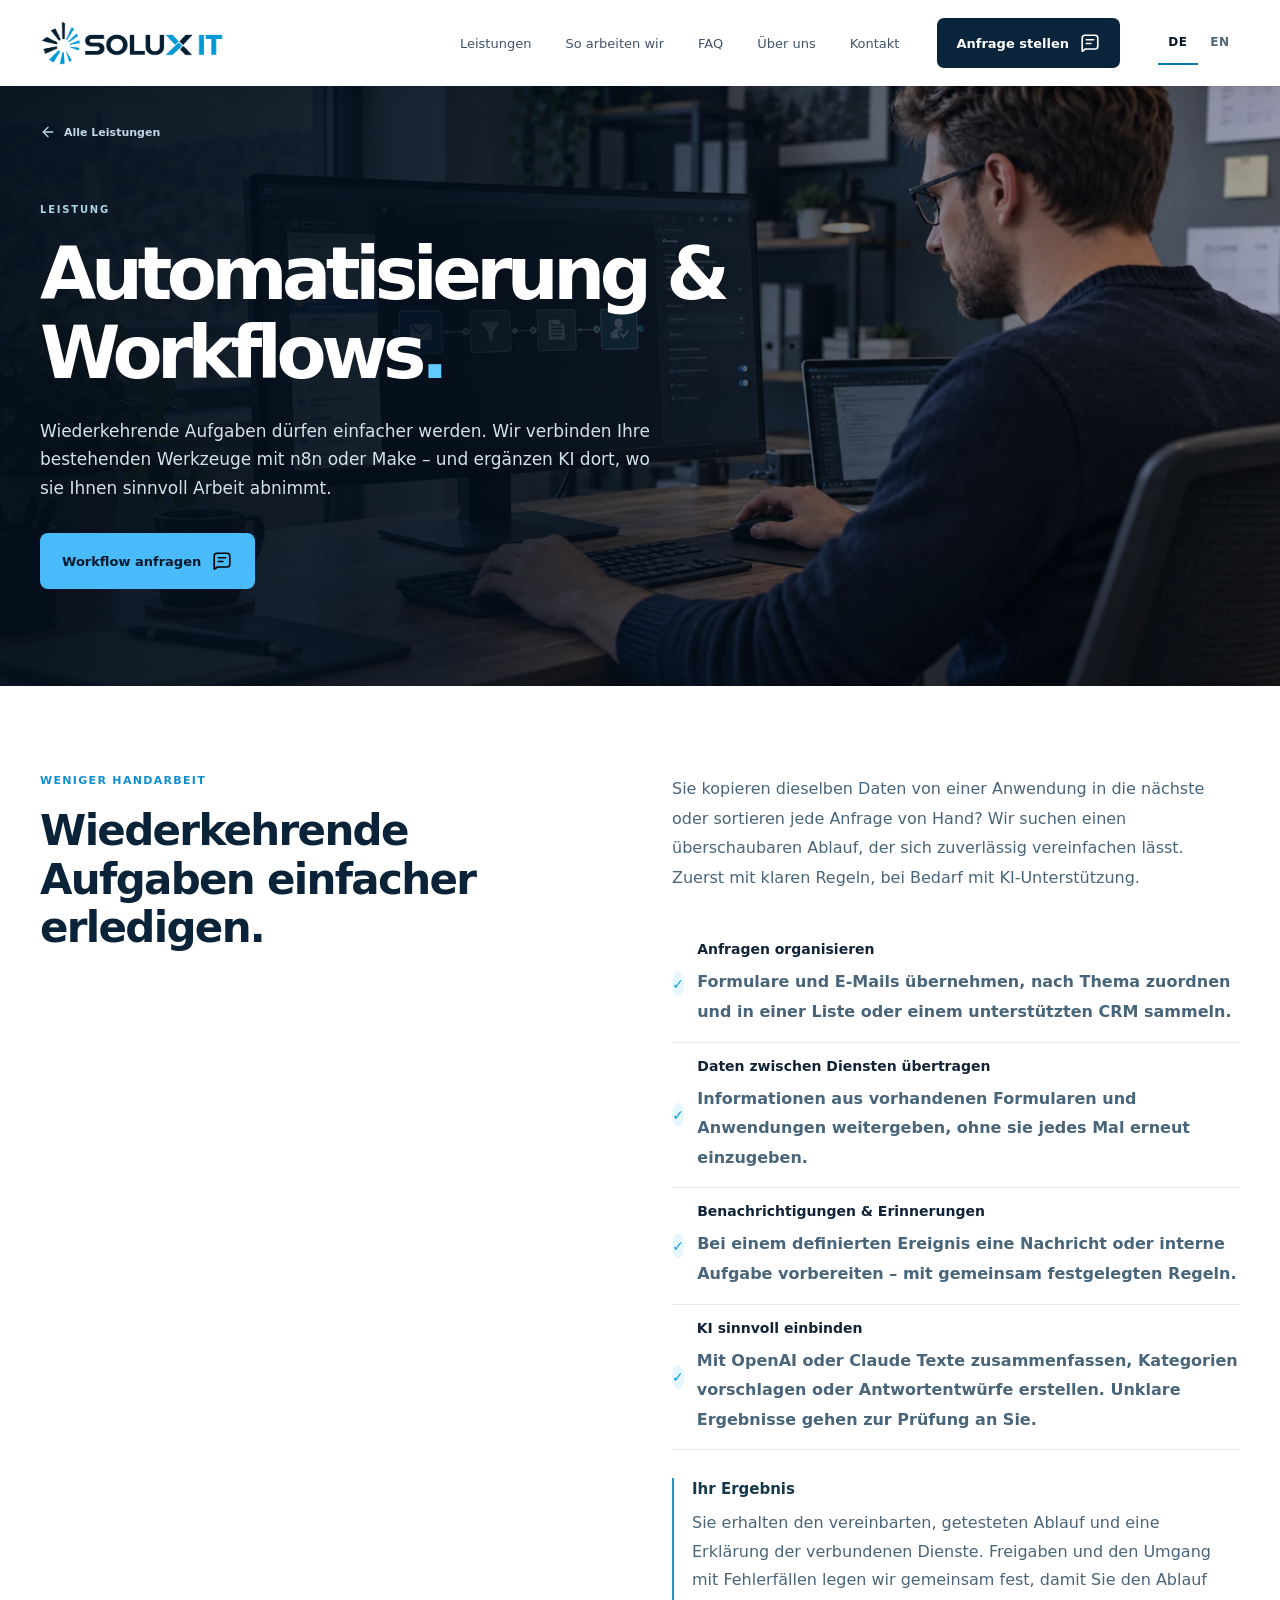
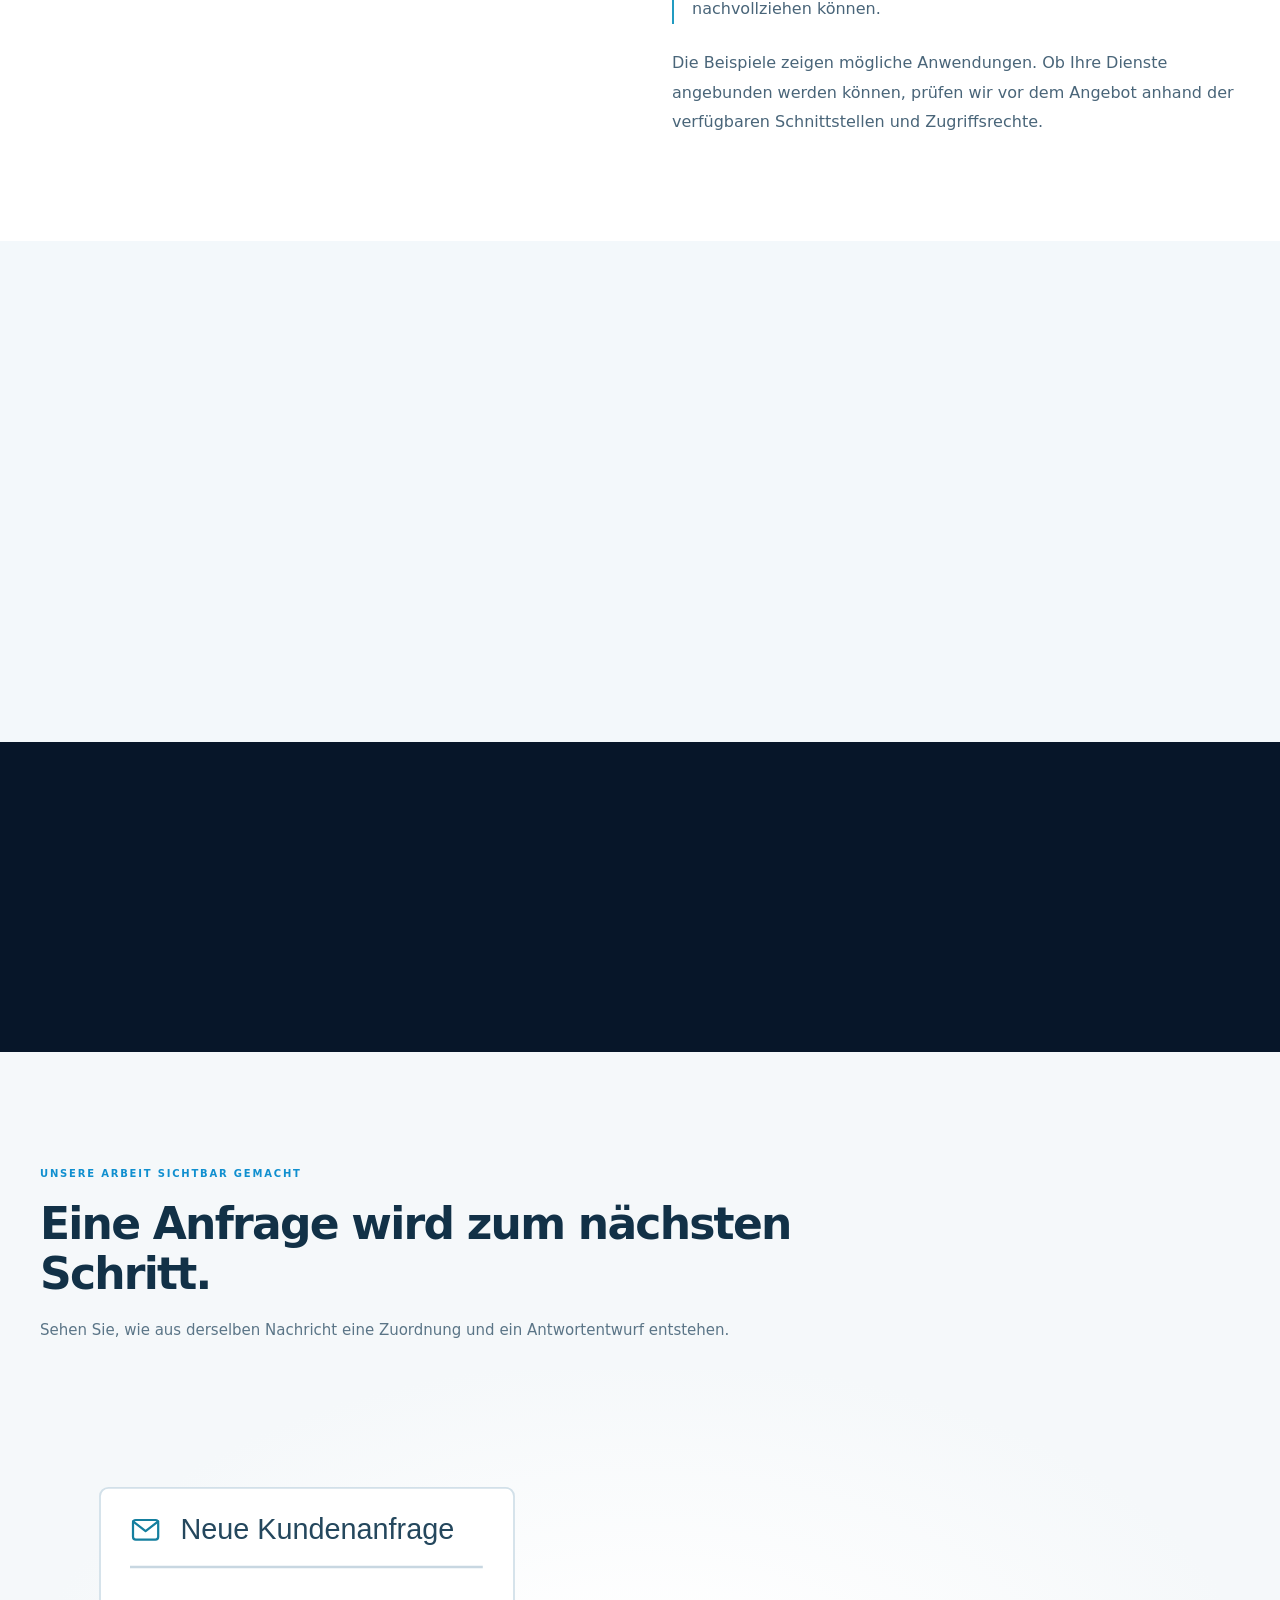
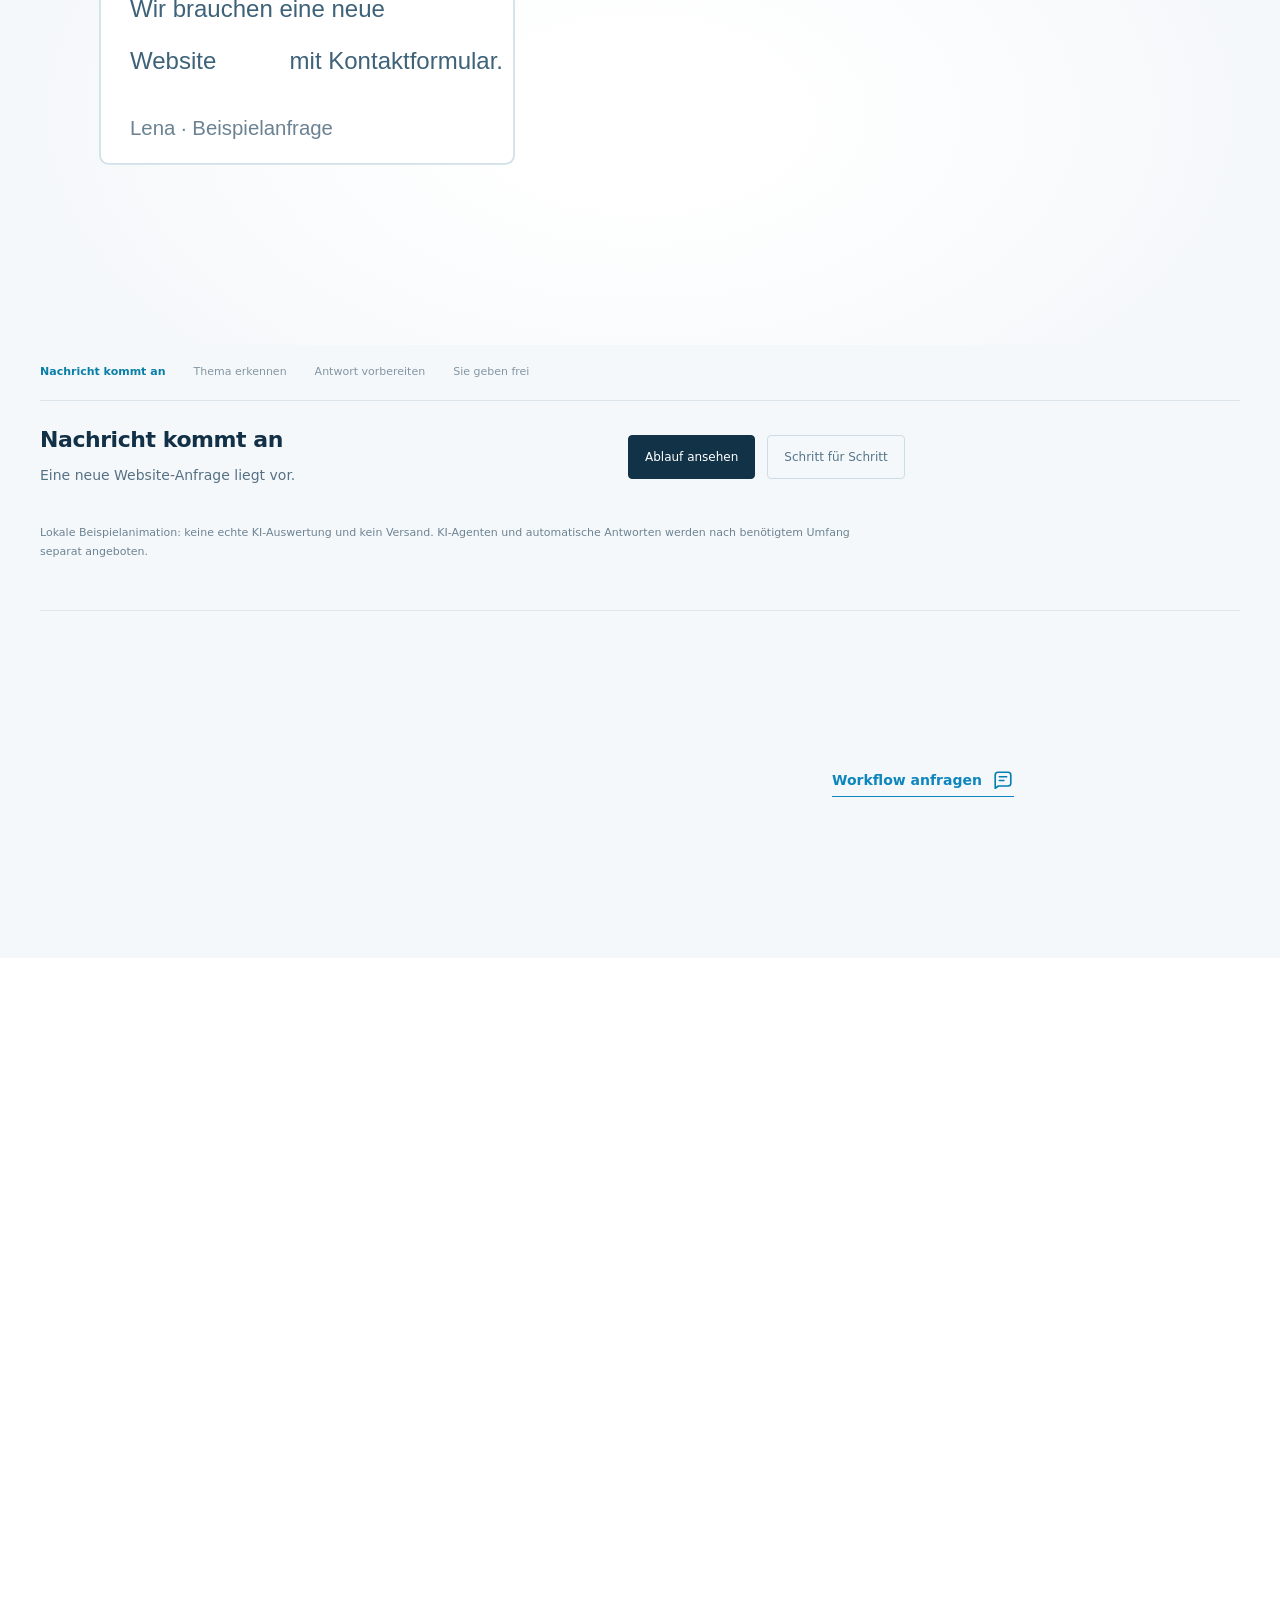
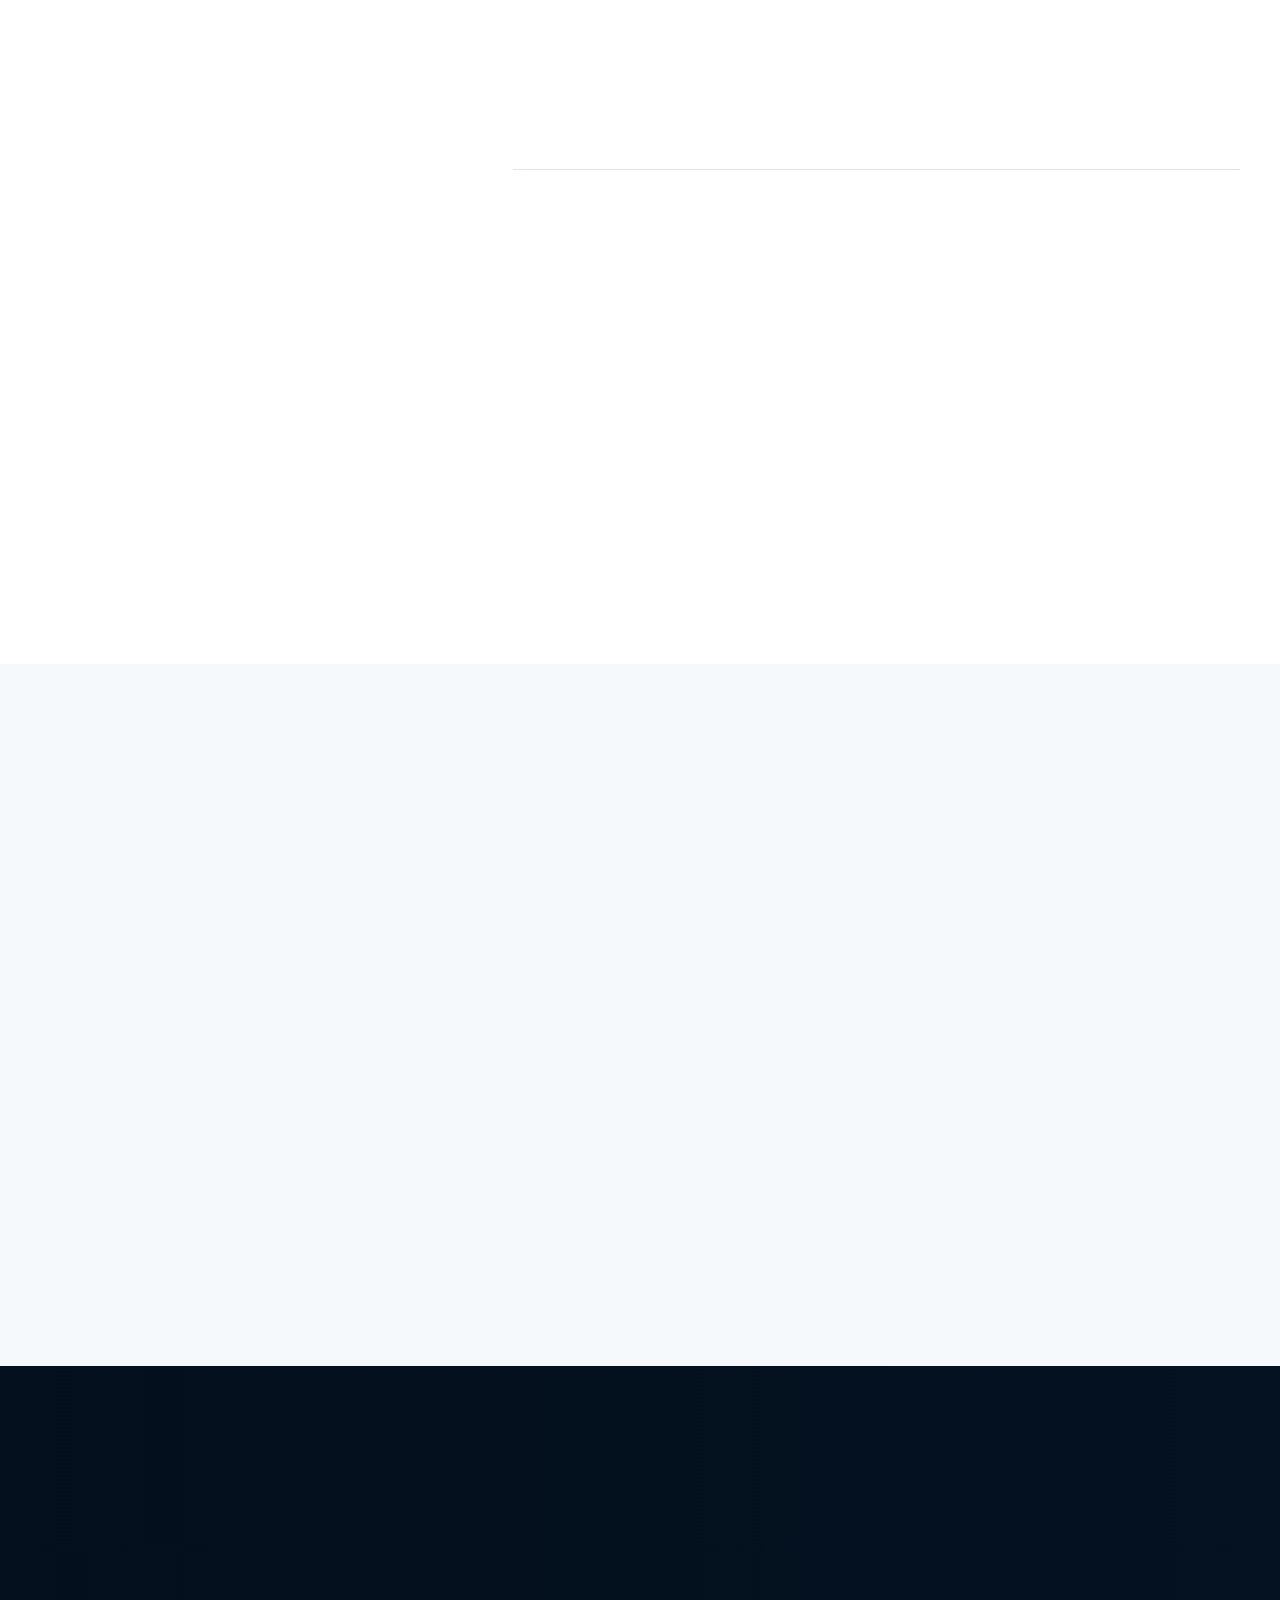
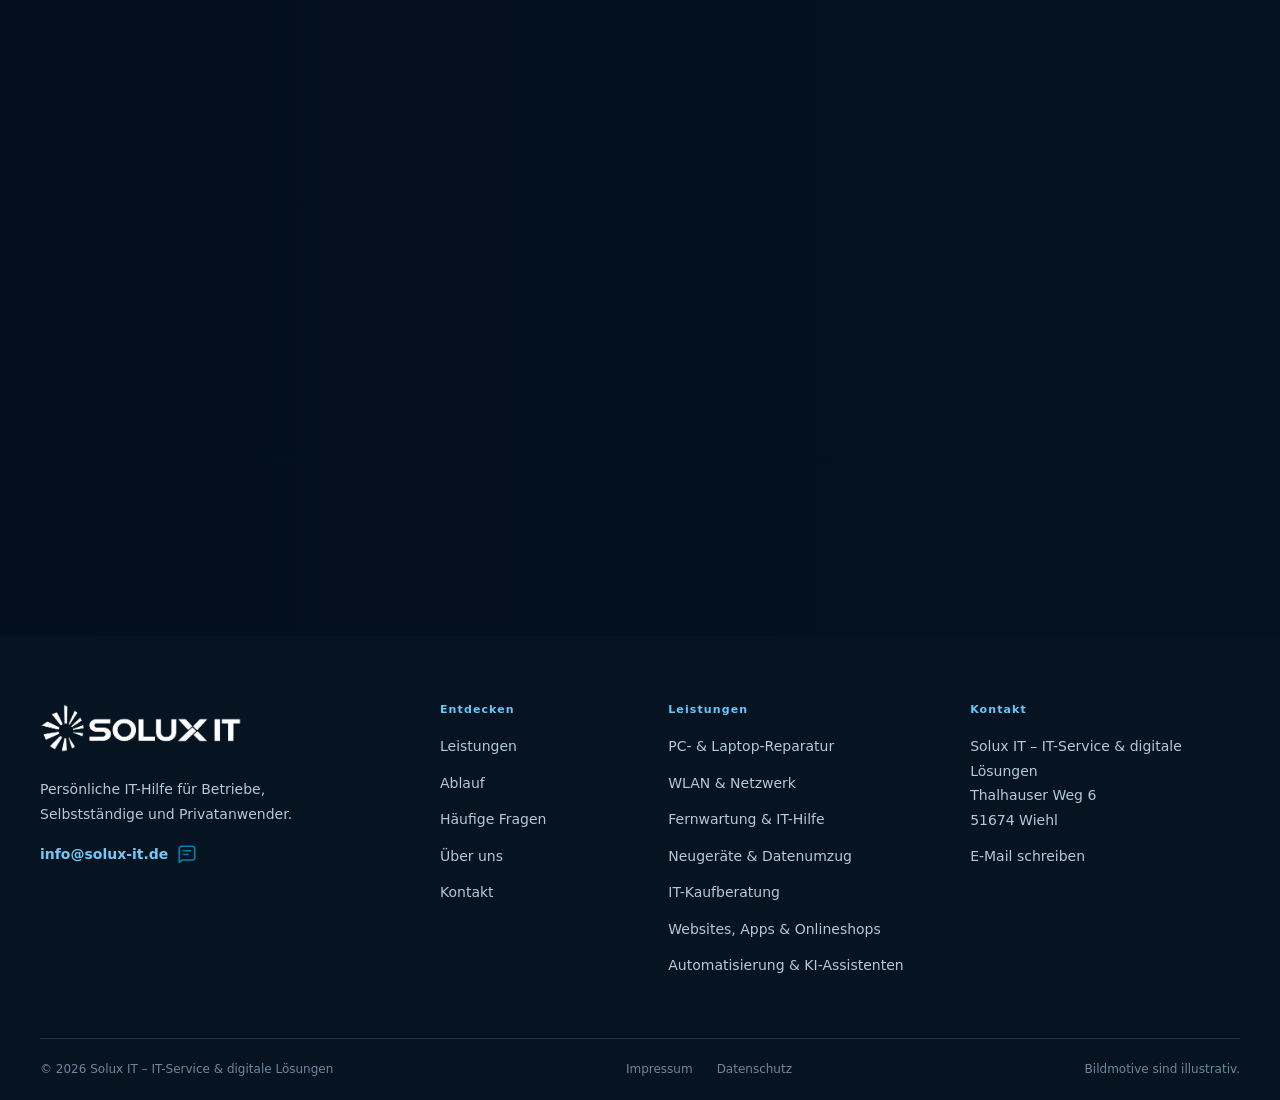
<file: automatisierung-workflows.html>
﻿<!doctype html>
<html lang="de">
  <head>
    <meta charset="utf-8" />
    <meta content="width=device-width, initial-scale=1.0" name="viewport" />
    <meta content="#071629" name="theme-color" />
    <link rel="preload" as="image" href="solux-foto-4bba33b625ef44.webp?v=20261020-brille" type="image/webp" fetchpriority="high">
    <title>Automatisierung &amp; Workflows mit n8n und Make | Solux IT Wiehl</title>
    <meta
      content="Automatisierung mit n8n, Make und optionaler KI-Unterstützung: Anfragen, Daten und wiederkehrende Abläufe verbinden. Persönliche Umsetzung von Solux IT aus Wiehl."
      name="description"
    />
    <meta content="noindex,nofollow" name="robots" />
    <link
      href="https://solux-it.de/automatisierung-workflows.html"
      rel="canonical"
    />
    <meta content="website" property="og:type" />
    <meta content="de_DE" property="og:locale" />
    <meta content="Solux IT" property="og:site_name" />
    <meta
      content="Automatisierung &amp; Workflows mit n8n und Make | Solux IT Wiehl"
      property="og:title"
    />
    <meta
      content="Automatisierung mit n8n, Make und optionaler KI-Unterstützung: Anfragen, Daten und wiederkehrende Abläufe verbinden. Persönliche Umsetzung von Solux IT aus Wiehl."
      property="og:description"
    />
    <meta
      content="https://solux-it.de/automatisierung-workflows.html"
      property="og:url"
    />
    <link rel="icon" href="solux-favicon-20261023.png" type="image/png" sizes="32x32">
    <link rel="icon" href="favicon.ico?v=20261023" sizes="16x16 32x32 48x48 64x64">
    <link rel="apple-touch-icon" href="solux-touch-icon-20261023.png" sizes="180x180">

    <link href="style.css?v=20261024-clean-logo" rel="stylesheet" />
  
<script src="language.js?v=20261020-betreuung" defer></script>

    <meta property="og:image" content="https://solux-it.de/solux-linkvorschau-20261023.jpg">
    <meta property="og:image:secure_url" content="https://solux-it.de/solux-linkvorschau-20261023.jpg">
    <meta property="og:image:type" content="image/jpeg">
    <meta property="og:image:width" content="1200">
    <meta property="og:image:height" content="630">
    <meta property="og:image:alt" content="Solux IT – IT-Service &amp; digitale Lösungen">
    <meta name="twitter:card" content="summary_large_image">
    <meta name="twitter:image" content="https://solux-it.de/solux-linkvorschau-20261023.jpg">
    <meta name="twitter:image:alt" content="Solux IT – IT-Service &amp; digitale Lösungen">
      <link rel="preload" as="image" href="solux-logo-20261023.webp">
</head>
  <body class="site-refined">
    <div id="root">
      <a class="skip-link" href="#main">Zum Inhalt springen</a>
      <header class="site-header">
        <div class="container header-inner">
          <a aria-label="Solux IT – Startseite" class="brand site-brand" href="index.html"
            ><img class="site-brand-image" src="solux-logo-20261023.webp" width="983" height="242" alt="Solux IT" decoding="sync"></a
          >
          <nav
            aria-label="Hauptnavigation"
            class="main-nav"
            id="main-navigation"
          >
            <a href="index.html#leistungen">Leistungen</a
            ><a href="index.html#ablauf">So arbeiten wir</a
            ><a href="index.html#faq">FAQ</a
            ><a href="ueber-mich.html">Über uns</a><a href="index.html#kontakt">Kontakt</a>
          </nav>
          <a class="header-cta" href="#kontakt"
            >Anfrage stellen
            <img class="button-image-icon" src="icon-anfrage.svg" width="22" height="22" alt="" aria-hidden="true" decoding="async"></a>
          
          <details class="mobile-nav">
            <summary
              aria-controls="mobile-navigation"
              aria-label="Menü"
              class="menu-toggle"
            >
              <svg
                class="lucide lucide-menu menu-open-icon"
                fill="none"
                height="24"
                stroke="currentColor"
                stroke-linecap="round"
                stroke-linejoin="round"
                stroke-width="2"
                viewBox="0 0 24 24"
                width="24"
                xmlns="http://www.w3.org/2000/svg"
              >
                <line x1="4" x2="20" y1="12" y2="12"></line>
                <line x1="4" x2="20" y1="6" y2="6"></line>
                <line x1="4" x2="20" y1="18" y2="18"></line></svg
              ><svg
                aria-hidden="true"
                class="menu-close-icon"
                fill="none"
                height="24"
                stroke="currentColor"
                stroke-linecap="round"
                stroke-linejoin="round"
                stroke-width="2"
                viewBox="0 0 24 24"
                width="24"
                xmlns="http://www.w3.org/2000/svg"
              >
                <path d="M18 6 6 18"></path>
                <path d="m6 6 12 12"></path>
              </svg>
            </summary>
            <nav
              aria-label="Mobilnavigation"
              class="main-nav"
              id="mobile-navigation"
            >
              <a href="index.html#leistungen">Leistungen</a
              ><a href="index.html#ablauf">So arbeiten wir</a
              ><a href="index.html#faq">FAQ</a
              ><a href="ueber-mich.html">Über uns</a><a href="index.html#kontakt">Kontakt</a>
            </nav>
          </details>
        </div>
      </header>
      <main id="main">
        <section class="inner-hero service-photo-hero"><picture class="service-hero-picture"><img class="service-hero-image" src="solux-foto-4bba33b625ef44.webp?v=20261020-brille" alt="Illustratives Motiv: Automatisierung von E-Mail-Anfragen am Computer" width="1600" height="900" loading="eager" fetchpriority="high" decoding="sync"></picture>
          <div class="container">
            <a class="back-link" href="index.html#leistungen"
              ><svg
                class="lucide lucide-arrow-left"
                fill="none"
                height="16"
                stroke="currentColor"
                stroke-linecap="round"
                stroke-linejoin="round"
                stroke-width="2"
                viewBox="0 0 24 24"
                width="16"
                xmlns="http://www.w3.org/2000/svg"
              >
                <path d="m12 19-7-7 7-7"></path>
                <path d="M19 12H5"></path>
              </svg>
              Alle Leistungen</a
            >
            <div class="inner-hero-grid">
              <div>
                <span class="eyebrow eyebrow-light">LEISTUNG</span>
                <h1>Automatisierung &amp; Workflows<span>.</span></h1>
                <p>Wiederkehrende Aufgaben dürfen einfacher werden. Wir verbinden Ihre bestehenden Werkzeuge mit n8n oder Make – und ergänzen KI dort, wo sie Ihnen sinnvoll Arbeit abnimmt.</p>
                <a class="button button-primary" href="#kontakt"
                  >Workflow anfragen
                  <img class="button-image-icon" src="icon-anfrage.svg" width="22" height="22" alt="" aria-hidden="true" decoding="async"></a>
              </div>
              
            </div>
          </div>
        </section>
        <section class="detail-section section-pad"><div class="container detail-grid"><div><span class="eyebrow">WENIGER HANDARBEIT</span><h2>Wiederkehrende Aufgaben einfacher erledigen.</h2></div><div><p class="detail-lead">Sie kopieren dieselben Daten von einer Anwendung in die nächste oder sortieren jede Anfrage von Hand? Wir suchen einen überschaubaren Ablauf, der sich zuverlässig vereinfachen lässt. Zuerst mit klaren Regeln, bei Bedarf mit KI-Unterstützung.</p><ul class="feature-list"><li><span>✓</span><div><strong>Anfragen organisieren</strong><p>Formulare und E-Mails übernehmen, nach Thema zuordnen und in einer Liste oder einem unterstützten CRM sammeln.</p></div></li><li><span>✓</span><div><strong>Daten zwischen Diensten übertragen</strong><p>Informationen aus vorhandenen Formularen und Anwendungen weitergeben, ohne sie jedes Mal erneut einzugeben.</p></div></li><li><span>✓</span><div><strong>Benachrichtigungen &amp; Erinnerungen</strong><p>Bei einem definierten Ereignis eine Nachricht oder interne Aufgabe vorbereiten – mit gemeinsam festgelegten Regeln.</p></div></li><li><span>✓</span><div><strong>KI sinnvoll einbinden</strong><p>Mit OpenAI oder Claude Texte zusammenfassen, Kategorien vorschlagen oder Antwortentwürfe erstellen. Unklare Ergebnisse gehen zur Prüfung an Sie.</p></div></li></ul><p class="service-outcome"><strong>Ihr Ergebnis</strong><span>Sie erhalten den vereinbarten, getesteten Ablauf und eine Erklärung der verbundenen Dienste. Freigaben und den Umgang mit Fehlerfällen legen wir gemeinsam fest, damit Sie den Ablauf nachvollziehen können.</span></p><p>Die Beispiele zeigen mögliche Anwendungen. Ob Ihre Dienste angebunden werden können, prüfen wir vor dem Angebot anhand der verfügbaren Schnittstellen und Zugriffsrechte.</p></div></div></section><section class="detail-process section-pad"><div class="container"><div class="section-heading"><span class="eyebrow">VON DER ROUTINE ZUM WORKFLOW</span><h2>Klein starten. <span>Sauber verbinden.</span></h2></div><div class="process-grid"><div class="process-card reveal"><div class="process-line"></div><h3>Ablauf &amp; Zugänge klären</h3><p>Was startet den Ablauf, welche Daten werden benötigt und welches Ergebnis soll entstehen? Wir prüfen Dienste, Berechtigungen und Kosten.</p></div><div class="process-card reveal"><div class="process-line"></div><h3>Aufbauen &amp; gemeinsam testen</h3><p>Wir setzen den vereinbarten Workflow um und prüfen typische Eingaben sowie Fehlerfälle. Freigaben und der Umgang mit doppelten Ereignissen werden abgestimmt.</p></div><div class="process-card reveal"><div class="process-line"></div><h3>Übergeben &amp; Betrieb abstimmen</h3><p>Sie erhalten eine kurze Erklärung zum Ablauf und zu den benötigten Diensten. Laufende Betreuung, Änderungen und weitere Workflows werden separat vereinbart.</p></div></div></div></section><section class="workflow-example section-pad"><div class="container"><div class="section-heading"><span class="eyebrow">KI-AGENTEN EINFACH ERKLÄRT</span><h2>KI-Agenten verständlich erklärt.</h2><details class="agent-background"><summary>Was ein KI-Agent übernehmen kann<span aria-hidden="true">+</span></summary><div class="agent-background-content"></div><p style="color:#b5c7d4;font-size:16px;line-height:1.8;max-width:780px;margin:0 0 36px">Ein KI-Agent ist ein digitaler Helfer, den wir für bestimmte Aufgaben einrichten. Er kann zum Beispiel E-Mails nach ihrem Inhalt sortieren, wichtige Angaben heraussuchen und eine passende Antwort vorbereiten. Sie legen fest, was er selbst erledigen darf und wann Sie entscheiden.</p><ol class="workflow-route"><li><h3>Ein Kunde schreibt Ihnen</h3><p>Zum Beispiel: „Ich brauche eine neue Website.“ Die Nachricht landet wie gewohnt in Ihrem Postfach.</p></li><li><h3>Der KI-Agent sortiert die Anfrage</h3><p>Er kann die Nachricht dem Thema „Website“ zuordnen und Angaben wie Name, Wünsche und Zeitplan zusammenstellen. Unklare Anfragen legt er Ihnen zur Prüfung vor.</p></li><li><h3>Die passende Rückmeldung wird vorbereitet</h3><p>Der Agent kann einen passenden Fragebogen oder eine Antwort vorbereiten. Wenn Sie es ausdrücklich so einrichten lassen, kann er festgelegte Rückfragen auch automatisch verschicken. Angebote und Preise geben Sie selbst frei.</p></li></ol><p>So müssen Sie nicht jede Nachricht von Hand sortieren oder immer dieselben Fragen tippen. Welche Aufgaben Ihr Helfer übernimmt, klären wir gemeinsam. KI kann sich irren; deshalb planen wir passende Prüfungen ein. KI-Agenten und automatischer Versand werden nach dem benötigten Umfang separat angeboten.</p></div></details></div></section><section class="ax-demo ax-automation section-pad" data-ax-demo="automation" data-step="0" aria-labelledby="ax-automation-title"><div class="container"><div class="ax-heading"><span class="eyebrow">UNSERE ARBEIT SICHTBAR GEMACHT</span><h2 id="ax-automation-title">Eine Anfrage wird zum nächsten Schritt.</h2><p>Sehen Sie, wie aus derselben Nachricht eine Zuordnung und ein Antwortentwurf entstehen.</p></div><div class="ax-canvas"><svg class="ax-art" viewBox="0 0 1000 480" data-mobile-viewbox="0 0 455 765" aria-hidden="true"><defs><linearGradient id="ax-metal-automation" x2="0" y2="1"><stop stop-color="#3b4c5a"/><stop offset="1" stop-color="#132737"/></linearGradient><filter id="ax-shadow-automation" x="-20%" y="-20%" width="140%" height="150%"><feDropShadow dx="0" dy="12" stdDeviation="10" flood-color="#102e42" flood-opacity=".12"/></filter></defs><g class="ax-ai-request" transform="translate(50 99)"><rect x="0" y="0" width="345" height="230" rx="7" class="ax-paper"/><svg x="24" y="21" width="28" height="28" viewBox="0 0 24 24" class="ax-icon" fill="none" stroke="currentColor" stroke-width="1.6" stroke-linecap="round" stroke-linejoin="round"><rect x="3" y="5" width="18" height="14" rx="2"/><path d="m3 6 9 7 9-7"/></svg><text x="67" y="43" class="ax-ui-heading" style="font-size:24px">Neue Kundenanfrage</text><path d="M25 66H319" class="ax-line"/><text x="25" y="108" class="ax-letter-copy" style="font-size:20px">Wir brauchen eine neue</text><rect x="21" y="126" width="128" height="35" rx="3" class="ax-word-highlight"/><text x="25" y="151" class="ax-letter-copy" style="font-size:20px">Website</text><text x="158" y="151" class="ax-letter-copy" style="font-size:20px">mit Kontaktformular.</text><text x="25" y="206" class="ax-ui-small" style="font-size:17px">Lena · Beispielanfrage</text><rect class="ax-action-cue" data-ax-focus-step="1" x="16" y="121" width="138" height="45" rx="7" fill="none" stroke="none" aria-hidden="true"/></g><g class="ax-ai-category"><rect x="428" y="173" width="105" height="43" rx="5" class="ax-category"/><text x="480" y="200" class="ax-category-text" text-anchor="middle" style="font-size:17px">Webprojekt</text></g><g class="ax-ai-connector"><path d="M395 195H428M533 195H562" class="ax-route"/></g><g class="ax-ai-draft" transform="translate(562 89)"><rect x="0" y="0" width="400" height="251" rx="7" class="ax-paper"/><text x="26" y="44" class="ax-ui-heading" style="font-size:24px">Antwortentwurf</text><path d="M26 64H373" class="ax-line"/><text x="26" y="107" class="ax-letter-copy" style="font-size:20px">Hallo Lena, gerne besprechen</text><text x="26" y="142" class="ax-letter-copy" style="font-size:20px">wir Ihre neue Website.</text><text x="26" y="188" class="ax-letter-copy" style="font-size:20px">Welche Inhalte wünschen Sie?</text><text x="26" y="228" class="ax-ui-small" style="font-size:17px">Noch nicht versendet</text><rect class="ax-action-cue" data-ax-focus-step="2" x="5" y="5" width="390" height="241" rx="7" fill="none" stroke="none" aria-hidden="true"/></g><g class="ax-ai-approval"><svg x="593" y="376" width="27" height="27" viewBox="0 0 24 24" class="ax-icon" fill="none" stroke="currentColor" stroke-width="1.6" stroke-linecap="round" stroke-linejoin="round"><path d="m5 12 4 4 10-10"/></svg><text x="634" y="399" class="ax-note-text" style="font-size:24px">Ihre Prüfung und Freigabe</text><rect class="ax-action-cue" data-ax-focus-step="3" x="586" y="368" width="354" height="44" rx="7" fill="none" stroke="none" aria-hidden="true"/></g></svg></div><ol class="ax-stages"><li data-ax-stage="0">Nachricht kommt an</li><li data-ax-stage="1">Thema erkennen</li><li data-ax-stage="2">Antwort vorbereiten</li><li data-ax-stage="3">Sie geben frei</li></ol><div class="ax-explanation"><div class="ax-caption" data-ax-caption="0"><h3>Nachricht kommt an</h3><p>Eine neue Website-Anfrage liegt vor.</p></div><div class="ax-caption" data-ax-caption="1"><h3>Thema erkennen</h3><p>Der Begriff Website führt zur Zuordnung Webprojekt.</p></div><div class="ax-caption" data-ax-caption="2"><h3>Antwort vorbereiten</h3><p>Die erkannten Angaben fließen in einen passenden Entwurf ein.</p></div><div class="ax-caption" data-ax-caption="3"><h3>Sie geben frei</h3><p>Der Ablauf wartet auf Ihre Prüfung und Freigabe.</p></div><div class="ax-controls" hidden><button class="ax-play" type="button">Ablauf ansehen</button><button class="ax-manual" type="button">Schritt für Schritt</button><button class="ax-pause" type="button" hidden>Anhalten</button></div></div><p class="ax-status" role="status" aria-live="polite" aria-atomic="true"></p><p class="ax-note">Lokale Beispielanimation: keine echte KI-Auswertung und kein Versand. KI-Agenten und automatische Antworten werden nach benötigtem Umfang separat angeboten.</p></div></section><section class="service-rate"><div class="container"><div><span class="eyebrow">TRANSPARENTE PREISE</span><h2>Einfacher Ablauf · ab 290 €</h2><p>Ein Workflow zwischen zwei bestehenden Diensten: ein Auslöser, bis zu drei Verarbeitungsschritte und ein gemeinsam geprüfter Testfall. Sie stellen die benötigten Zugänge bereit. Komplexe Logik, individuelle Schnittstellen und zusätzliche Workflows nach Angebot.</p><p>KI-Agenten und automatischer E-Mail-Versand erhalten ein individuelles Angebot. Hosting, n8n- oder Make-Abos, KI-/API-Nutzung und laufende Betreuung sind nicht im Einstiegspreis enthalten. Benötigte Dienste und mögliche laufende Kosten stimmen wir vor dem Start ab.</p><small>Endpreise gemäß § 19 UStG, ohne Ausweis von Umsatzsteuer.</small></div><a class="text-link" href="#kontakt" data-enquiry="Automatisierung">Workflow anfragen <img class="button-image-icon" src="icon-anfrage.svg" width="22" height="22" alt="" aria-hidden="true" decoding="async"></a></div></section>
<section class="care-service section-pad" aria-labelledby="service-care-heading"><div class="container care-service-grid"><div class="care-heading section-heading"><span class="eyebrow">OPTIONALE LAUFENDE BETREUUNG</span><h2 id="service-care-heading">Ein fertiger Ablauf.<br><span>Weiterhin begleitet.</span></h2><p>Verbundene Dienste können sich verändern. Wir prüfen Ihren vereinbarten Ablauf regelmäßig und besprechen mit Ihnen, wenn eine Anpassung nötig wird.</p><p class="care-service-note">Einmalige Umsetzung und laufende Betreuung werden getrennt vereinbart.</p></div><div class="care-service-offer"><h3>Automatisierungs-Betreuung</h3><div class="care-price"><strong>ab 79 €</strong><span>pro Monat / je Ablauf</span></div><ul class="care-list"><li>Ein vereinbarter Funktionstest pro Monat</li><li>Kleine Anpassungen im Zeitkontingent</li><li>Kurze Rückmeldung zu Auffälligkeiten und Arbeiten</li></ul><p class="care-allowance">Bis zu 30 Minuten aktive Betreuung pro Monat – inklusive Prüfung, kleiner Änderungen, Abstimmung und Rückmeldung.</p><p class="care-scope">Basis: ein bestehender einfacher Workflow zwischen zwei Diensten. KI-Agenten und komplexere Abläufe nach Prüfung und individuellem Angebot.</p><a class="button button-dark care-request" href="#kontakt" data-enquiry="Automatisierungs-Betreuung">Betreuung anfragen <img class="button-image-icon" src="icon-anfrage.svg" width="22" height="22" alt="" aria-hidden="true" decoding="async"></a><a class="text-link care-details-link" href="index.html#betreuung">Umfang &amp; Bedingungen ansehen <img class="button-image-icon" src="icon-ansehen.svg" width="22" height="22" alt="" aria-hidden="true" decoding="async"></a><p class="care-smallprint">Zusatzarbeiten nur nach Freigabe. Hosting, Lizenzen und Verbrauchskosten separat. Kein 24/7-Notdienst. Laufzeit und Kündigung im individuellen Angebot.</p><p class="care-tax">Endpreise gemäß § 19 UStG, ohne Ausweis von Umsatzsteuer.</p></div></div></section><section class="faq-section section-pad" id="faq"><div class="container faq-grid"><div><span class="eyebrow">GUT ZU WISSEN</span><h2>Häufige Fragen.</h2><p>Welchen Arbeitsschritt würden Sie gerne vereinfachen? Beschreiben Sie uns Ihren Ablauf.</p><a class="text-link" href="#kontakt">Ablauf besprechen <img class="button-image-icon" src="icon-anfrage.svg" width="22" height="22" alt="" aria-hidden="true" decoding="async"></a></div><div class="faq-list"><details class="faq-item"><summary><span>Was kann automatisiert werden?</span><span aria-hidden="true">+</span></summary><p>Wiederkehrende Aufgaben mit klaren Eingaben und Regeln eignen sich besonders gut. Ob E-Mail, Formular, Tabelle oder CRM: Entscheidend sind die verfügbaren Schnittstellen. Wir prüfen den konkreten Ablauf vorab.</p></details><details class="faq-item"><summary><span>Brauche ich n8n oder Make bereits?</span><span aria-hidden="true">+</span></summary><p>Nein. Wir besprechen, welcher Dienst und welches Betriebsmodell passen. Konten, Abos oder ein Hosting werden nach Ihrer Zustimmung eingerichtet beziehungsweise von Ihnen bereitgestellt.</p></details><details class="faq-item"><summary><span>Sind KI-Agenten und automatische Antworten möglich?</span><span aria-hidden="true">+</span></summary><p>Je nach Anforderungen und verfügbaren Diensten können KI-Schritte ergänzt werden. Zum Einstieg empfehlen wir Entwürfe mit menschlicher Freigabe. Automatisches Antworten benötigt zusätzlich Regeln gegen doppelte Antworten, Spam und Antwortschleifen.</p></details><details class="faq-item"><summary><span>Was passiert bei Fehlern?</span><span aria-hidden="true">+</span></summary><p>Wir legen vorab fest, wie ein Fehler erkannt und angezeigt wird. Bei wichtigen Schritten besprechen wir eine manuelle Alternative. Dauerhafte Überwachung und laufende Fehlerbehebung sind nur enthalten, wenn sie ausdrücklich vereinbart wurden.</p></details><details class="faq-item"><summary><span>Wie werden Zugänge und Kundendaten behandelt?</span><span aria-hidden="true">+</span></summary><p>Wir prüfen, welche Daten und Berechtigungen der Ablauf benötigt. Ob personenbezogene Daten an KI- oder Cloud-Dienste übertragen werden dürfen und welche Vereinbarungen erforderlich sind, klären wir vor dem Einsatz. Es werden keine vollständigen Postfächer pauschal an eine KI übertragen.</p></details><details class="faq-item"><summary><span>Was kostet die laufende Nutzung?</span><span aria-hidden="true">+</span></summary><p>Das hängt von Plattform, Ausführungen, Hosting und möglicher KI-Nutzung ab. Diese Kosten sind nicht im Einstiegspreis enthalten. Zusätzliche Pflege und Änderungen werden separat vereinbart.</p></details></div></div></section><section class="related-section section-pad"><div class="container"><div class="section-heading"><span class="eyebrow">AUCH INTERESSANT</span><h2>Weitere <span>Leistungen.</span></h2></div><div class="related-grid"><a class="service-card reveal" href="pc-laptop-reparatur.html"
                ><div class="service-card-media">
                  <picture class="embedded-picture"
                    ><source
                      media="(max-width: 700px) and (min-width: 1921px), (min-width: 3841px), (max-width: 700px) and (min-width: 1537px) and (min-resolution: 1.25dppx), (min-width: 3073px) and (min-resolution: 1.25dppx), (max-width: 700px) and (min-width: 1281px) and (min-resolution: 1.5dppx), (min-width: 2561px) and (min-resolution: 1.5dppx), (max-width: 700px) and (min-width: 961px) and (min-resolution: 2dppx), (min-width: 1921px) and (min-resolution: 2dppx), (max-width: 700px) and (min-width: 641px) and (min-resolution: 3dppx), (min-width: 1281px) and (min-resolution: 3dppx), (max-width: 700px) and (min-width: 481px) and (min-resolution: 4dppx), (min-width: 961px) and (min-resolution: 4dppx)"
                      srcset="
                        solux-bild-6e6a990434abfc.webp
                      " />
                    <source
                      media="(max-width: 700px) and (min-width: 961px), (min-width: 1921px), (max-width: 700px) and (min-width: 769px) and (min-resolution: 1.25dppx), (min-width: 1537px) and (min-resolution: 1.25dppx), (max-width: 700px) and (min-width: 641px) and (min-resolution: 1.5dppx), (min-width: 1281px) and (min-resolution: 1.5dppx), (max-width: 700px) and (min-width: 481px) and (min-resolution: 2dppx), (min-width: 961px) and (min-resolution: 2dppx), (max-width: 700px) and (min-width: 321px) and (min-resolution: 3dppx), (min-width: 701px) and (min-resolution: 3dppx), (max-width: 700px) and (min-width: 241px) and (min-resolution: 4dppx), (min-width: 701px) and (min-resolution: 4dppx)"
                      srcset="
                        solux-bild-cf78ce8372e84d.webp
                      " />
                    <img
                      alt=""
                      class=""
                      decoding="async"
                      height="1080"
                      loading="lazy"
                      src="solux-bild-5966f1b6c68751.webp"
                      width="1920" /></picture
                  >
                </div>
                <div class="service-card-content">
                  <h3>PC- &amp; Laptop-Reparatur</h3>
                  <p>
                    Wenn der Rechner streikt, beginnt Hilfe mit einer klaren
                    Diagnose.
                  </p>
                  <span class="service-card-link"
                    >Leistung ansehen
                    <img class="button-image-icon" src="icon-ansehen.svg" width="22" height="22" alt="" aria-hidden="true" decoding="async"></span></div></a
              ><a class="service-card reveal" href="wlan-netzwerk.html"
                ><div class="service-card-media">
                  <picture class="embedded-picture"
                    ><source
                      media="(max-width: 700px) and (min-width: 1921px), (min-width: 3841px), (max-width: 700px) and (min-width: 1537px) and (min-resolution: 1.25dppx), (min-width: 3073px) and (min-resolution: 1.25dppx), (max-width: 700px) and (min-width: 1281px) and (min-resolution: 1.5dppx), (min-width: 2561px) and (min-resolution: 1.5dppx), (max-width: 700px) and (min-width: 961px) and (min-resolution: 2dppx), (min-width: 1921px) and (min-resolution: 2dppx), (max-width: 700px) and (min-width: 641px) and (min-resolution: 3dppx), (min-width: 1281px) and (min-resolution: 3dppx), (max-width: 700px) and (min-width: 481px) and (min-resolution: 4dppx), (min-width: 961px) and (min-resolution: 4dppx)"
                      srcset="
                        solux-bild-9c1aa67f9f814d.webp
                      " />
                    <source
                      media="(max-width: 700px) and (min-width: 961px), (min-width: 1921px), (max-width: 700px) and (min-width: 769px) and (min-resolution: 1.25dppx), (min-width: 1537px) and (min-resolution: 1.25dppx), (max-width: 700px) and (min-width: 641px) and (min-resolution: 1.5dppx), (min-width: 1281px) and (min-resolution: 1.5dppx), (max-width: 700px) and (min-width: 481px) and (min-resolution: 2dppx), (min-width: 961px) and (min-resolution: 2dppx), (max-width: 700px) and (min-width: 321px) and (min-resolution: 3dppx), (min-width: 701px) and (min-resolution: 3dppx), (max-width: 700px) and (min-width: 241px) and (min-resolution: 4dppx), (min-width: 701px) and (min-resolution: 4dppx)"
                      srcset="
                        solux-bild-97f60228b2a3f9.webp
                      " />
                    <img
                      alt=""
                      class=""
                      decoding="async"
                      height="1080"
                      loading="lazy"
                      src="solux-bild-19f1bace8b68e3.webp?v=20261020-brille"
                      width="1920" /></picture
                  >
                </div>
                <div class="service-card-content">
                  <h3>WLAN &amp; Netzwerk</h3>
                  <p>Stabile Verbindung für Zuhause, Büro und Homeoffice.</p>
                  <span class="service-card-link"
                    >Leistung ansehen
                    <img class="button-image-icon" src="icon-ansehen.svg" width="22" height="22" alt="" aria-hidden="true" decoding="async"></span></div></a
              ></div></div></section>
        <section class="contact-section" id="kontakt">
          <picture class="embedded-picture"
            ><source
              media="(min-width: 1921px), (min-width: 1537px) and (min-resolution: 1.25dppx), (min-width: 1281px) and (min-resolution: 1.5dppx), (min-width: 961px) and (min-resolution: 2dppx), (min-width: 641px) and (min-resolution: 3dppx), (min-width: 481px) and (min-resolution: 4dppx)"
              srcset="
                solux-bild-c579e3dda70bef.webp
              " />
            <source
              media="(min-width: 961px), (min-width: 769px) and (min-resolution: 1.25dppx), (min-width: 641px) and (min-resolution: 1.5dppx), (min-width: 481px) and (min-resolution: 2dppx), (min-width: 321px) and (min-resolution: 3dppx), (min-width: 241px) and (min-resolution: 4dppx)"
              srcset="
                solux-bild-7bfc43656570e0.webp
              " />
            <img
              alt=""
              class="contact-photo"
              decoding="async"
              height="1080"
              loading="lazy"
              src="solux-bild-e47767a276a3ca.webp"
              width="1920"
          /></picture>
          <div class="container contact-grid">
            <div class="contact-copy reveal">
              <span class="eyebrow eyebrow-light">KONTAKT</span>
              <h2>Ihre Idee wird konkret.<br /><em>Einfach anfragen.</em></h2>
              <p>
                Welche Aufgabe wiederholt sich, welche Dienste nutzen Sie und was soll am Ende passieren? Beschreiben Sie kurz Ihren Ablauf.
              </p>
              <div class="contact-side-note">
                <span class="contact-side-icon"
                  ><svg
                    class="lucide lucide-mail"
                    fill="none"
                    height="20"
                    stroke="currentColor"
                    stroke-linecap="round"
                    stroke-linejoin="round"
                    stroke-width="2"
                    viewBox="0 0 24 24"
                    width="20"
                    xmlns="http://www.w3.org/2000/svg"
                  >
                    <rect height="16" rx="2" width="20" x="2" y="4"></rect>
                    <path
                      d="m22 7-8.97 5.7a1.94 1.94 0 0 1-2.06 0L2 7"
                    ></path></svg
                ></span>
                <div>
                  <small>Lieber direkt per E-Mail?</small
                  ><a href="mailto:info@solux-it.de"
                    >info@solux-it.de</a
                  >
                </div>
              </div>
            <div class="enquiry-next"><span class="eyebrow">SO GEHT ES WEITER</span><ol><li>Wir melden uns und klären Ihr Anliegen.</li><li>Wir stimmen Vorgehen, Umfang und mögliche Kosten ab.</li><li>Die Arbeit beginnt erst nach Ihrer Zustimmung.</li></ol><p>Ihre Anfrage ist unverbindlich und noch kein Auftrag.</p></div></div>
            <form
              action="https://api.web3forms.com/submit"
              class="contact-form reveal"
              method="POST"
            ><input type="hidden" name="language" value="de" />
              <input
                name="access_key"
                type="hidden"
                value="adae34df-b7ac-4271-bcfc-11414bb70fb1"
              /><input
                name="subject"
                type="hidden"
                value="Neue IT-Anfrage über Website (Solux IT)"
              /><input
                name="from_name"
                type="hidden"
                value="Solux IT Website"
              /><input
                aria-hidden="true"
                autocomplete="off"
                class="honeypot"
                name="botcheck"
                tabindex="-1"
                type="checkbox"
              />
              <div class="form-heading">
                <span>Ihre Anfrage</span><span>01 / 04</span>
              </div>
              <div class="form-row">
                <label for="name"
                  >Ihr Name <b>*</b
                  ><input
                    autocomplete="name"
                    id="name"
                    name="name"
                    placeholder="Ihr Name"
                    required=""
                    type="text" /></label
                ><label for="kontaktweg"
                  >Telefon oder E-Mail <b>*</b
                  ><input
                    id="kontaktweg"
                    name="kontakt"
                    placeholder="So erreichen wir Sie"
                    required=""
                    type="text"
                /></label>
              </div>
              <label for="kategorie"
                >Worum geht es?<select id="kategorie" name="kategorie" required><option value="" disabled>Bitte Thema wählen</option><option value="PC/Laptop Reparatur">PC &amp; Laptop</option><option value="WLAN &amp; Netzwerk">WLAN &amp; Netzwerk</option><option value="Fernwartung">Fernwartung</option><option value="Neugeräte &amp; Datenumzug">Neugeräte &amp; Datenumzug</option><option value="IT-Kaufberatung">IT-Kaufberatung</option><option value="Websites, Webanwendungen, Apps &amp; Onlineshops">Websites, Apps &amp; Onlineshops</option><option value="Automatisierung" selected>Automatisierung &amp; KI-Assistenten</option><option value="Website-Betreuung">Website-Betreuung</option><option value="Automatisierungs-Betreuung">Automatisierungs-Betreuung</option><option value="Sonstiges">Anderes Anliegen / noch unsicher</option></select></label
              ><label for="nachricht"
                >Beschreiben Sie Ihr Anliegen <b>*</b
                ><textarea
                  id="nachricht"
                  name="nachricht"
                  placeholder="Was möchten Sie automatisieren? Welche Programme nutzen Sie bisher?"
                  required=""
                  rows="4"
                ></textarea></label
              ><p class="form-help">Eine kurze Beschreibung reicht. Bitte senden Sie keine Passwörter, Zugangscodes oder Zahlungsdaten.</p><label class="check-label" for="privacy-check"
                ><input
                  id="privacy-check"
                  name="datenschutz"
                  required=""
                  type="checkbox"
                /><span
                  >Ich habe die
                  <a href="datenschutz.html">Datenschutzerklärung</a> gelesen
                  und stimme der Kontaktaufnahme zu.</span
                ></label
              ><button class="form-submit" type="submit">
                Anfrage absenden
                <img class="button-image-icon" src="icon-anfrage.svg" width="22" height="22" alt="" aria-hidden="true" decoding="async">
              </button>
              <p aria-live="polite" class="form-status" role="status"></p>
            </form>
          </div>
        </section>
      </main>
      <footer class="site-footer">
        <div class="container footer-top">
          <div class="footer-intro">
            <a
              aria-label="Solux IT – Startseite"
              class="brand brand-light site-brand"
              href="index.html"
              ><img class="site-brand-image" src="solux-logo-20261023.webp" width="983" height="242" alt="Solux IT" decoding="sync"></a
            >
            <p>
              Persönliche IT-Hilfe für Betriebe, Selbstständige und
              Privatanwender.
            </p>
            <a class="footer-mail" href="mailto:info@solux-it.de"
              >info@solux-it.de
              <img class="button-image-icon" src="icon-anfrage.svg" width="22" height="22" alt="" aria-hidden="true" decoding="async"></a>
          </div>
          <div>
            <span class="footer-label">Entdecken</span
            ><a href="index.html#leistungen">Leistungen</a
            ><a href="index.html#ablauf">Ablauf</a
            ><a href="index.html#faq">Häufige Fragen</a
            ><a href="ueber-mich.html">Über uns</a><a href="index.html#kontakt">Kontakt</a>
          </div>
          <div>
            <span class="footer-label">Leistungen</span
            ><a href="pc-laptop-reparatur.html">PC- &amp; Laptop-Reparatur</a><a href="wlan-netzwerk.html">WLAN &amp; Netzwerk</a><a href="fernwartung-it-hilfe.html">Fernwartung &amp; IT-Hilfe</a><a href="neugeraete-datenumzug.html">Neugeräte &amp; Datenumzug</a><a href="it-kaufberatung.html">IT-Kaufberatung</a><a href="websites-apps-onlineshops.html">Websites, Apps &amp; Onlineshops</a><a href="automatisierung-workflows.html">Automatisierung &amp; KI-Assistenten</a></div>
          <div>
            <span class="footer-label">Kontakt</span>
            <p>
              Solux IT – IT-Service &amp; digitale Lösungen<br />Thalhauser Weg 6<br />51674
              Wiehl
            </p>
            <a href="mailto:info@solux-it.de">E-Mail schreiben</a>
          </div>
        </div>
        <div class="container footer-bottom">
          <span>© 2026 Solux IT – IT-Service &amp; digitale Lösungen</span>
          <div>
            <a href="impressum.html">Impressum</a
            ><a href="datenschutz.html">Datenschutz</a>
          </div>
          <span>Bildmotive sind illustrativ.</span>
        </div>
      </footer>
    </div>
  </body>
</html>
</file>
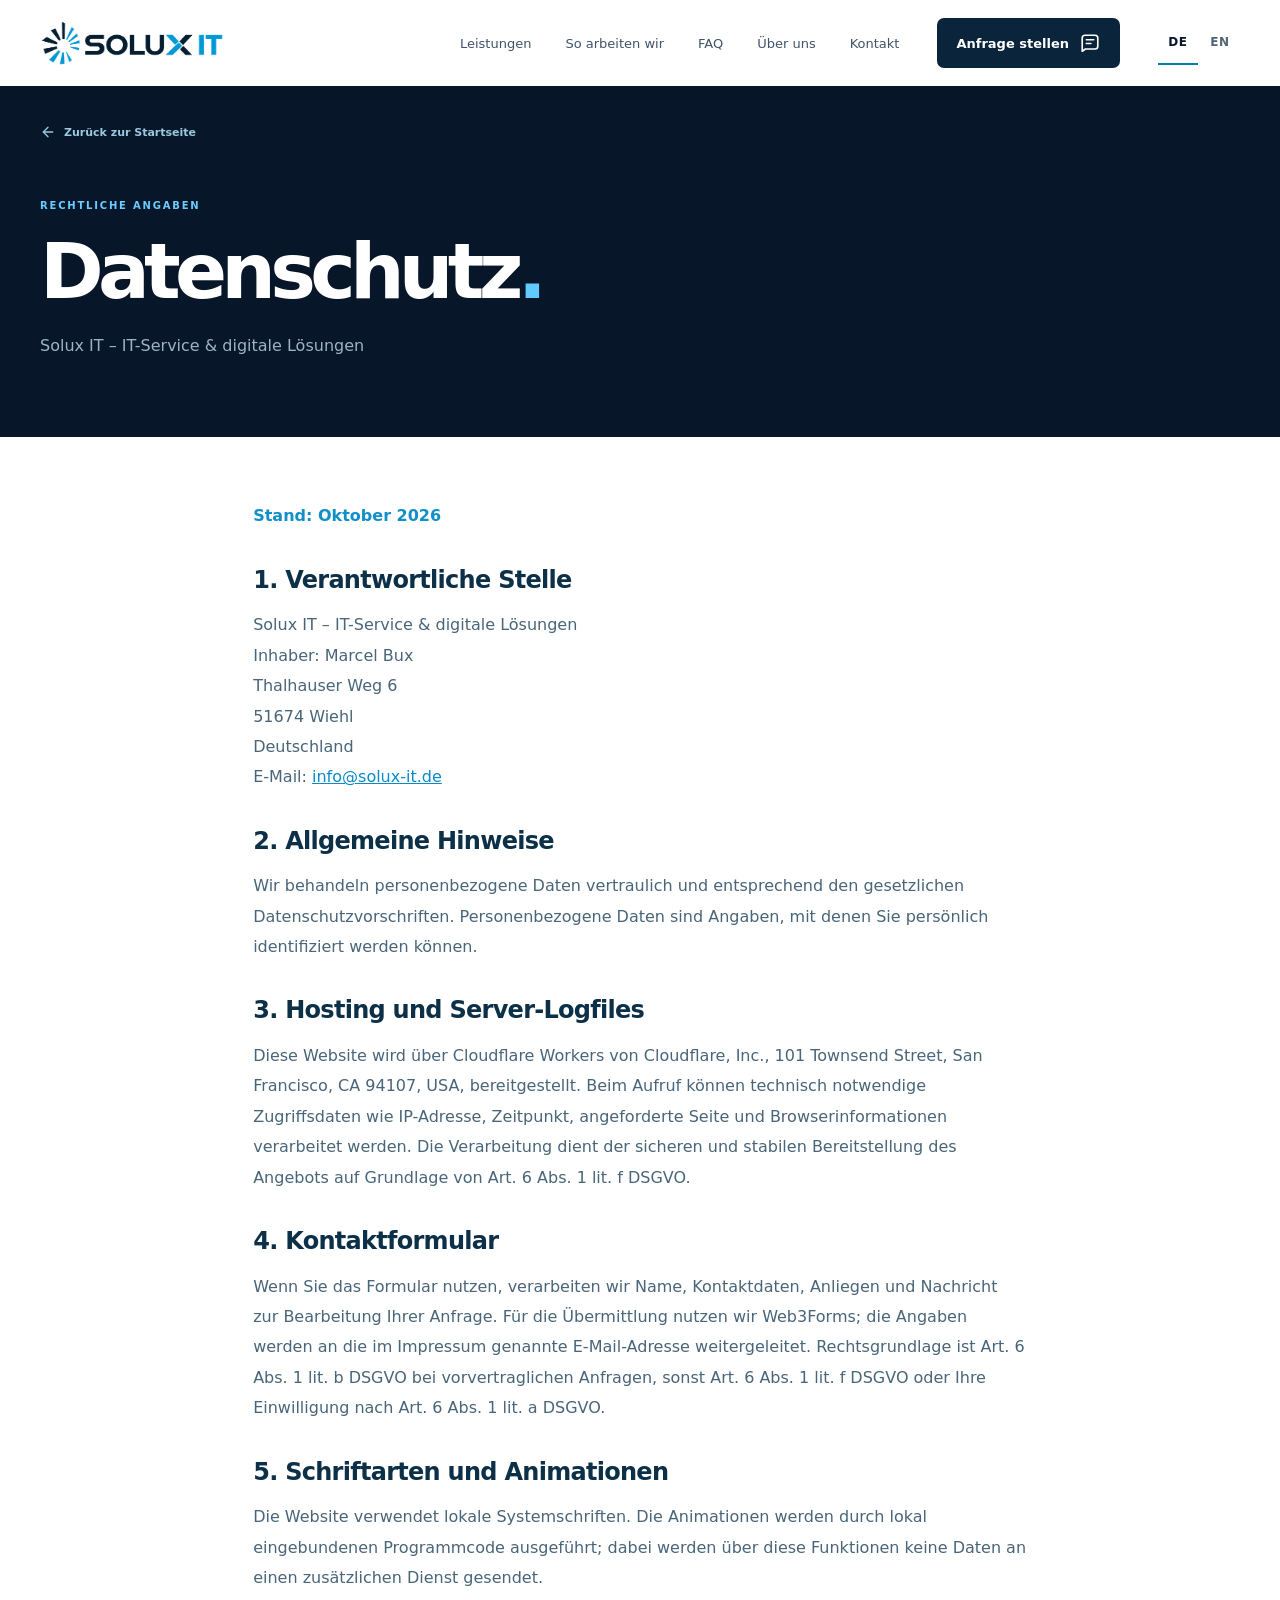
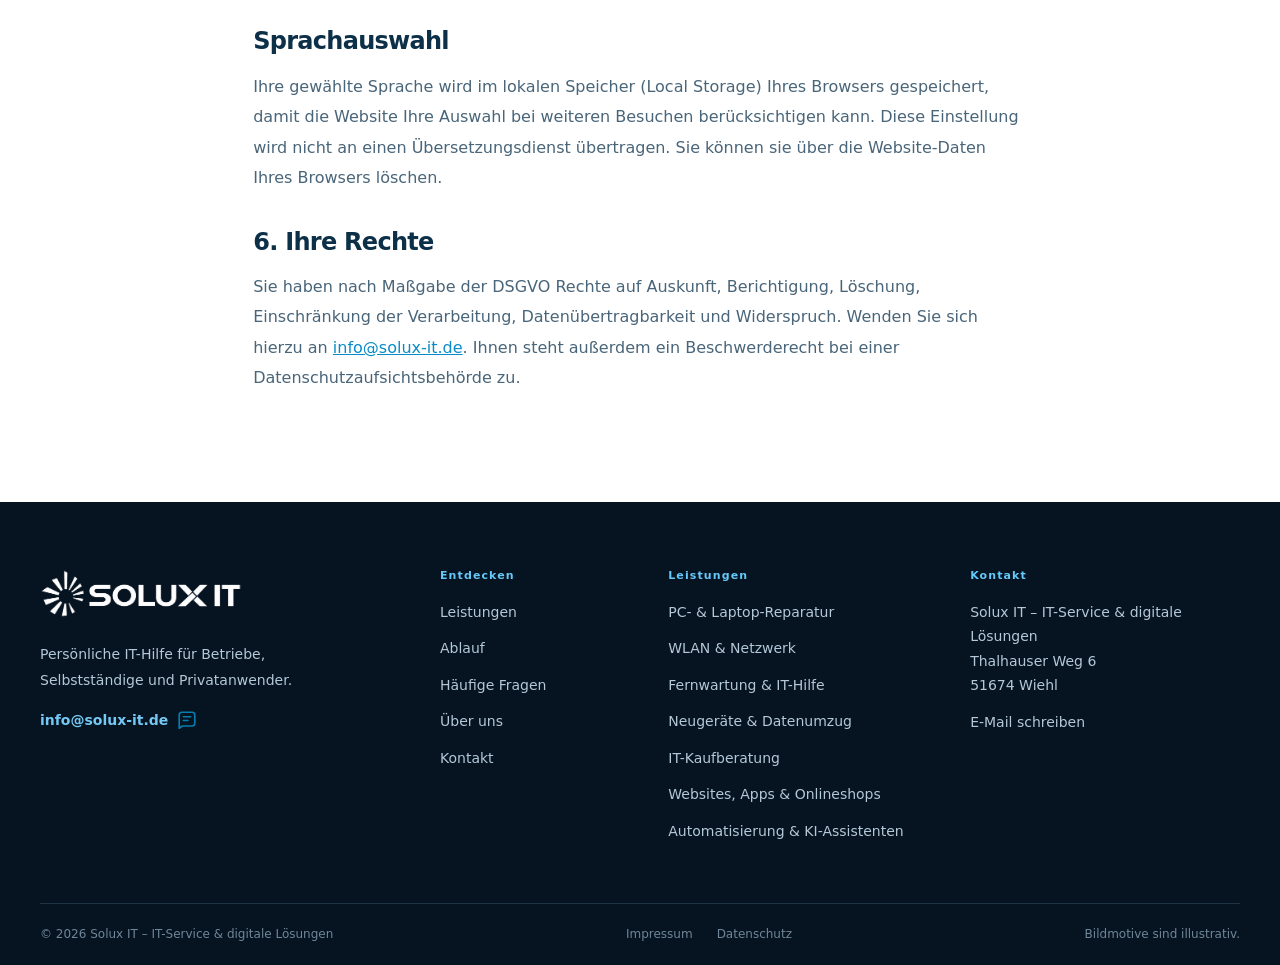
<file: datenschutz.html>
﻿<!doctype html>
<html lang="de">
  <head>
    <meta charset="utf-8" />
    <meta content="width=device-width, initial-scale=1.0" name="viewport" />
    <meta content="#071629" name="theme-color" />
    <title>Datenschutzerklärung | Solux IT</title>
    <meta
      content="Informationen zum Datenschutz und zur Verarbeitung personenbezogener Daten bei Solux IT."
      name="description"
    />
    <meta content="noindex,nofollow" name="robots" />
    <link
      href="https://solux-it.de/datenschutz.html"
      rel="canonical"
    />
    <meta content="website" property="og:type" />
    <meta content="de_DE" property="og:locale" />
    <meta content="Solux IT" property="og:site_name" />
    <meta content="Datenschutzerklärung | Solux IT" property="og:title" />
    <meta
      content="Informationen zum Datenschutz und zur Verarbeitung personenbezogener Daten bei Solux IT."
      property="og:description"
    />
    <meta
      content="https://solux-it.de/datenschutz.html"
      property="og:url"
    />
    <link rel="icon" href="solux-favicon-20261023.png" type="image/png" sizes="32x32">
    <link rel="icon" href="favicon.ico?v=20261023" sizes="16x16 32x32 48x48 64x64">
    <link rel="apple-touch-icon" href="solux-touch-icon-20261023.png" sizes="180x180">

    <link href="style.css?v=20261024-clean-logo" rel="stylesheet" />
  
<script src="language.js?v=20261014-site-refined" defer></script>

    <meta property="og:image" content="https://solux-it.de/solux-linkvorschau-20261023.jpg">
    <meta property="og:image:secure_url" content="https://solux-it.de/solux-linkvorschau-20261023.jpg">
    <meta property="og:image:type" content="image/jpeg">
    <meta property="og:image:width" content="1200">
    <meta property="og:image:height" content="630">
    <meta property="og:image:alt" content="Solux IT – IT-Service &amp; digitale Lösungen">
    <meta name="twitter:card" content="summary_large_image">
    <meta name="twitter:image" content="https://solux-it.de/solux-linkvorschau-20261023.jpg">
    <meta name="twitter:image:alt" content="Solux IT – IT-Service &amp; digitale Lösungen">
      <link rel="preload" as="image" href="solux-logo-20261023.webp">
</head>
  <body class="site-refined">
    <div id="root">
      <a class="skip-link" href="#main">Zum Inhalt springen</a>
      <header class="site-header">
        <div class="container header-inner">
          <a aria-label="Solux IT – Startseite" class="brand site-brand" href="index.html"
            ><img class="site-brand-image" src="solux-logo-20261023.webp" width="983" height="242" alt="Solux IT" decoding="sync"></a
          >
          <nav
            aria-label="Hauptnavigation"
            class="main-nav"
            id="main-navigation"
          >
            <a href="index.html#leistungen">Leistungen</a
            ><a href="index.html#ablauf">So arbeiten wir</a
            ><a href="index.html#faq">FAQ</a
            ><a href="ueber-mich.html">Über uns</a><a href="index.html#kontakt">Kontakt</a>
          </nav>
          <a class="header-cta" href="index.html#kontakt"
            >Anfrage stellen
            <img class="button-image-icon" src="icon-anfrage.svg" width="22" height="22" alt="" aria-hidden="true" decoding="async"></a>
          
          <details class="mobile-nav">
            <summary
              aria-controls="mobile-navigation"
              aria-label="Menü"
              class="menu-toggle"
            >
              <svg
                class="lucide lucide-menu menu-open-icon"
                fill="none"
                height="24"
                stroke="currentColor"
                stroke-linecap="round"
                stroke-linejoin="round"
                stroke-width="2"
                viewBox="0 0 24 24"
                width="24"
                xmlns="http://www.w3.org/2000/svg"
              >
                <line x1="4" x2="20" y1="12" y2="12"></line>
                <line x1="4" x2="20" y1="6" y2="6"></line>
                <line x1="4" x2="20" y1="18" y2="18"></line></svg
              ><svg
                aria-hidden="true"
                class="menu-close-icon"
                fill="none"
                height="24"
                stroke="currentColor"
                stroke-linecap="round"
                stroke-linejoin="round"
                stroke-width="2"
                viewBox="0 0 24 24"
                width="24"
                xmlns="http://www.w3.org/2000/svg"
              >
                <path d="M18 6 6 18"></path>
                <path d="m6 6 12 12"></path>
              </svg>
            </summary>
            <nav
              aria-label="Mobilnavigation"
              class="main-nav"
              id="mobile-navigation"
            >
              <a href="index.html#leistungen">Leistungen</a
              ><a href="index.html#ablauf">So arbeiten wir</a
              ><a href="index.html#faq">FAQ</a
              ><a href="ueber-mich.html">Über uns</a><a href="index.html#kontakt">Kontakt</a>
            </nav>
          </details>
        </div>
      </header>
      <main id="main">
        <section class="legal-hero">
          <div class="container">
            <a class="back-link" href="index.html"
              ><svg
                class="lucide lucide-arrow-left"
                fill="none"
                height="16"
                stroke="currentColor"
                stroke-linecap="round"
                stroke-linejoin="round"
                stroke-width="2"
                viewBox="0 0 24 24"
                width="16"
                xmlns="http://www.w3.org/2000/svg"
              >
                <path d="m12 19-7-7 7-7"></path>
                <path d="M19 12H5"></path>
              </svg>
              Zurück zur Startseite</a
            ><span class="eyebrow eyebrow-light">RECHTLICHE ANGABEN</span>
            <h1>Datenschutz<span>.</span></h1>
            <p>Solux IT – IT-Service &amp; digitale Lösungen</p>
          </div>
        </section>
        <div class="legal-main">
          <div class="container legal-content">
            <p class="legal-update">Stand: Oktober 2026</p>
            <h2>1. Verantwortliche Stelle</h2>
            <p>
              Solux IT – IT-Service &amp; digitale Lösungen<br />Inhaber: Marcel Bux<br />Thalhauser
              Weg 6<br />51674 Wiehl<br />Deutschland<br />E-Mail:
              <a href="mailto:info@solux-it.de"
                >info@solux-it.de</a
              >
            </p>
            <h2>2. Allgemeine Hinweise</h2>
            <p>
              Wir behandeln personenbezogene Daten vertraulich und entsprechend den gesetzlichen Datenschutzvorschriften. Personenbezogene Daten sind Angaben, mit denen Sie persönlich identifiziert werden können.
            </p>
            <h2>3. Hosting und Server-Logfiles</h2>
            <p>
              Diese Website wird über Cloudflare Workers von Cloudflare, Inc., 101 Townsend Street, San Francisco, CA 94107, USA, bereitgestellt.
              Beim Aufruf können technisch notwendige Zugriffsdaten wie
              IP-Adresse, Zeitpunkt, angeforderte Seite und Browserinformationen
              verarbeitet werden. Die Verarbeitung dient der sicheren und
              stabilen Bereitstellung des Angebots auf Grundlage von Art. 6 Abs.
              1 lit. f DSGVO.
            </p>
            <h2>4. Kontaktformular</h2>
            <p>
              Wenn Sie das Formular nutzen, verarbeiten wir Name, Kontaktdaten, Anliegen und Nachricht zur Bearbeitung Ihrer Anfrage. Für die Übermittlung nutzen wir Web3Forms; die Angaben werden an die im Impressum genannte E-Mail-Adresse weitergeleitet. Rechtsgrundlage ist Art. 6 Abs. 1 lit. b DSGVO bei vorvertraglichen Anfragen, sonst Art. 6 Abs. 1 lit. f DSGVO oder Ihre Einwilligung nach Art. 6 Abs. 1 lit. a DSGVO.
            </p>
            <h2>5. Schriftarten und Animationen</h2>
            <p>
              Die Website verwendet lokale Systemschriften. Die Animationen
              werden durch lokal eingebundenen Programmcode ausgeführt; dabei
              werden über diese Funktionen keine Daten an einen zusätzlichen
              Dienst gesendet.
            </p>
            <h2>Sprachauswahl</h2><p>Ihre gewählte Sprache wird im lokalen Speicher (Local Storage) Ihres Browsers gespeichert, damit die Website Ihre Auswahl bei weiteren Besuchen berücksichtigen kann. Diese Einstellung wird nicht an einen Übersetzungsdienst übertragen. Sie können sie über die Website-Daten Ihres Browsers löschen.</p>
<h2>6. Ihre Rechte</h2>
            <p>
              Sie haben nach Maßgabe der DSGVO Rechte auf Auskunft,
              Berichtigung, Löschung, Einschränkung der Verarbeitung,
              Datenübertragbarkeit und Widerspruch. Wenden Sie sich hierzu an
              <a href="mailto:info@solux-it.de"
                >info@solux-it.de</a
              >. Ihnen steht außerdem ein Beschwerderecht bei einer
              Datenschutzaufsichtsbehörde zu.
            </p>
          </div>
        </div>
      </main>
      <footer class="site-footer">
        <div class="container footer-top">
          <div class="footer-intro">
            <a
              aria-label="Solux IT – Startseite"
              class="brand brand-light site-brand"
              href="index.html"
              ><img class="site-brand-image" src="solux-logo-20261023.webp" width="983" height="242" alt="Solux IT" decoding="sync"></a
            >
            <p>
              Persönliche IT-Hilfe für Betriebe, Selbstständige und
              Privatanwender.
            </p>
            <a class="footer-mail" href="mailto:info@solux-it.de"
              >info@solux-it.de
              <img class="button-image-icon" src="icon-anfrage.svg" width="22" height="22" alt="" aria-hidden="true" decoding="async"></a>
          </div>
          <div>
            <span class="footer-label">Entdecken</span
            ><a href="index.html#leistungen">Leistungen</a
            ><a href="index.html#ablauf">Ablauf</a
            ><a href="index.html#faq">Häufige Fragen</a
            ><a href="ueber-mich.html">Über uns</a><a href="index.html#kontakt">Kontakt</a>
          </div>
          <div>
            <span class="footer-label">Leistungen</span
            ><a href="pc-laptop-reparatur.html">PC- &amp; Laptop-Reparatur</a><a href="wlan-netzwerk.html">WLAN &amp; Netzwerk</a><a href="fernwartung-it-hilfe.html">Fernwartung &amp; IT-Hilfe</a><a href="neugeraete-datenumzug.html">Neugeräte &amp; Datenumzug</a><a href="it-kaufberatung.html">IT-Kaufberatung</a><a href="websites-apps-onlineshops.html">Websites, Apps &amp; Onlineshops</a><a href="automatisierung-workflows.html">Automatisierung &amp; KI-Assistenten</a></div>
          <div>
            <span class="footer-label">Kontakt</span>
            <p>
              Solux IT – IT-Service &amp; digitale Lösungen<br />Thalhauser Weg 6<br />51674
              Wiehl
            </p>
            <a href="mailto:info@solux-it.de">E-Mail schreiben</a>
          </div>
        </div>
        <div class="container footer-bottom">
          <span>© 2026 Solux IT – IT-Service &amp; digitale Lösungen</span>
          <div>
            <a href="impressum.html">Impressum</a
            ><a href="datenschutz.html">Datenschutz</a>
          </div>
          <span>Bildmotive sind illustrativ.</span>
        </div>
      </footer>
    </div>
  </body>
</html>
</file>
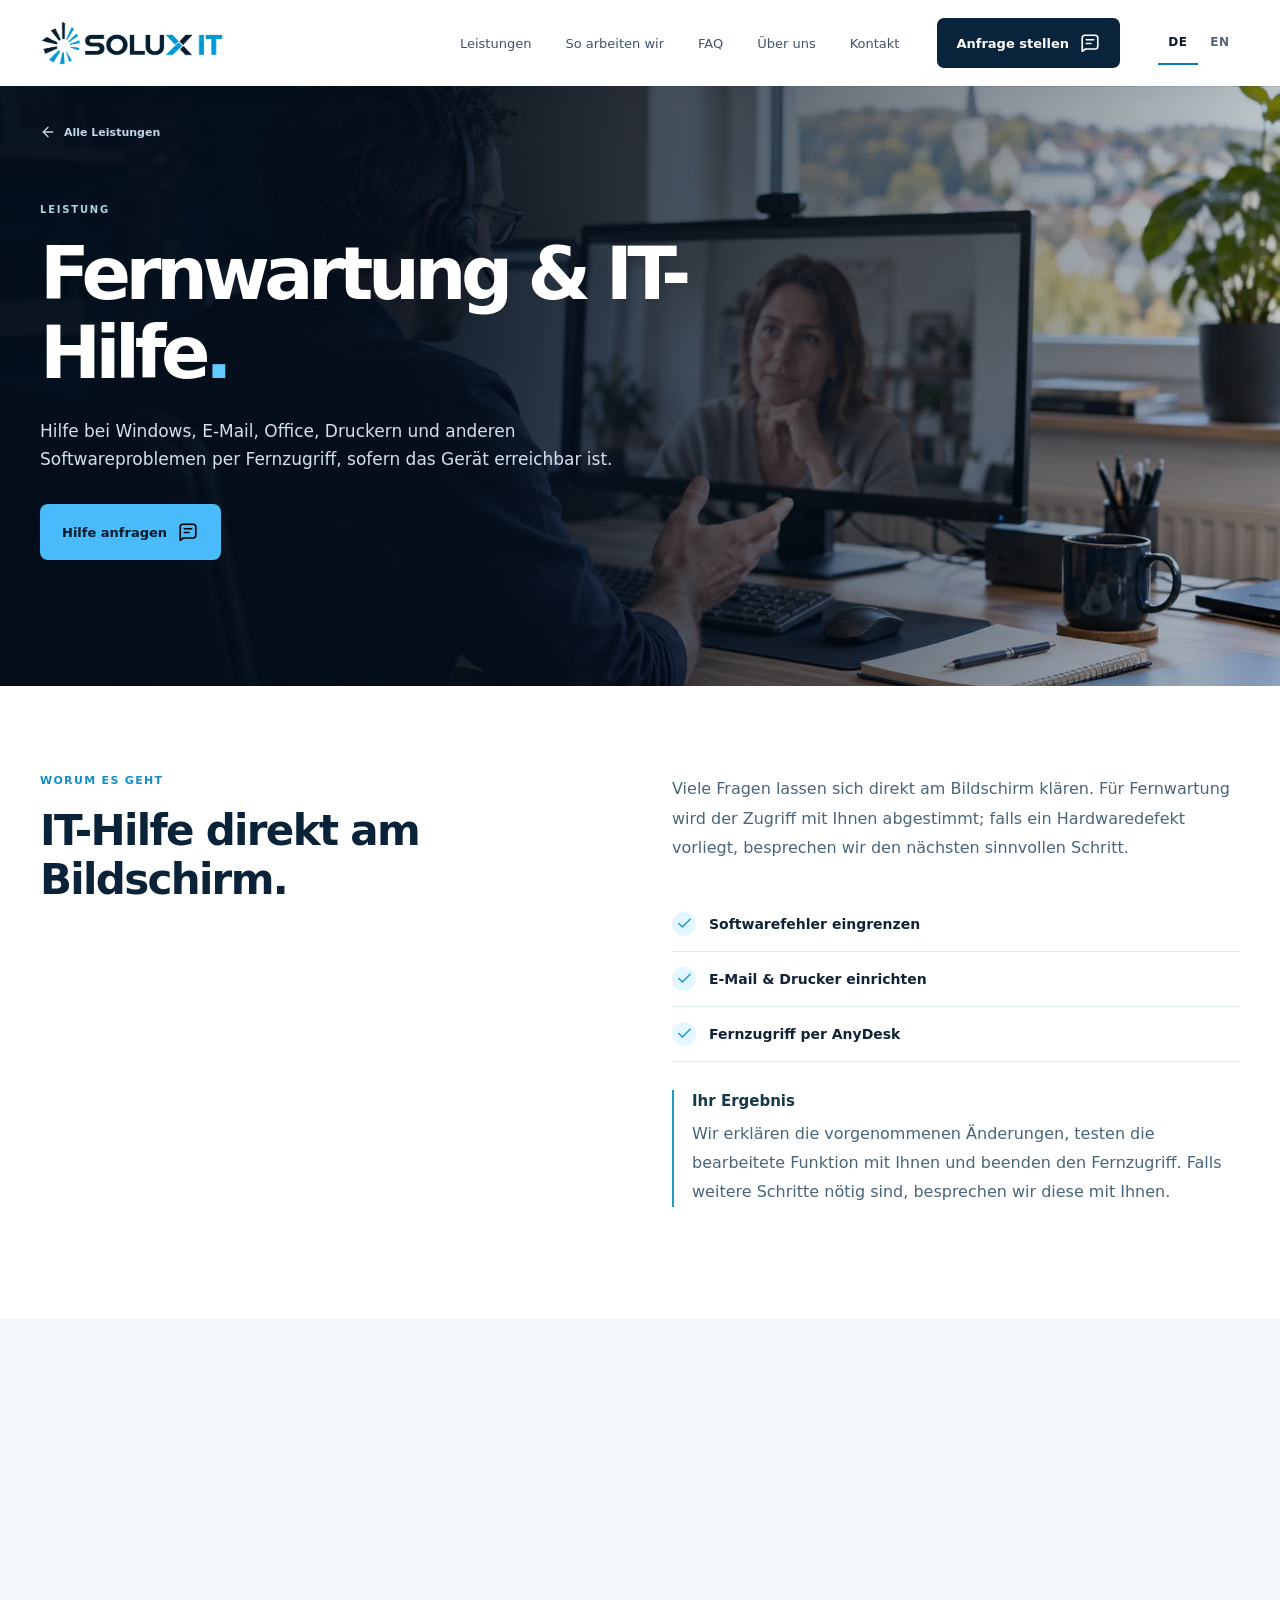
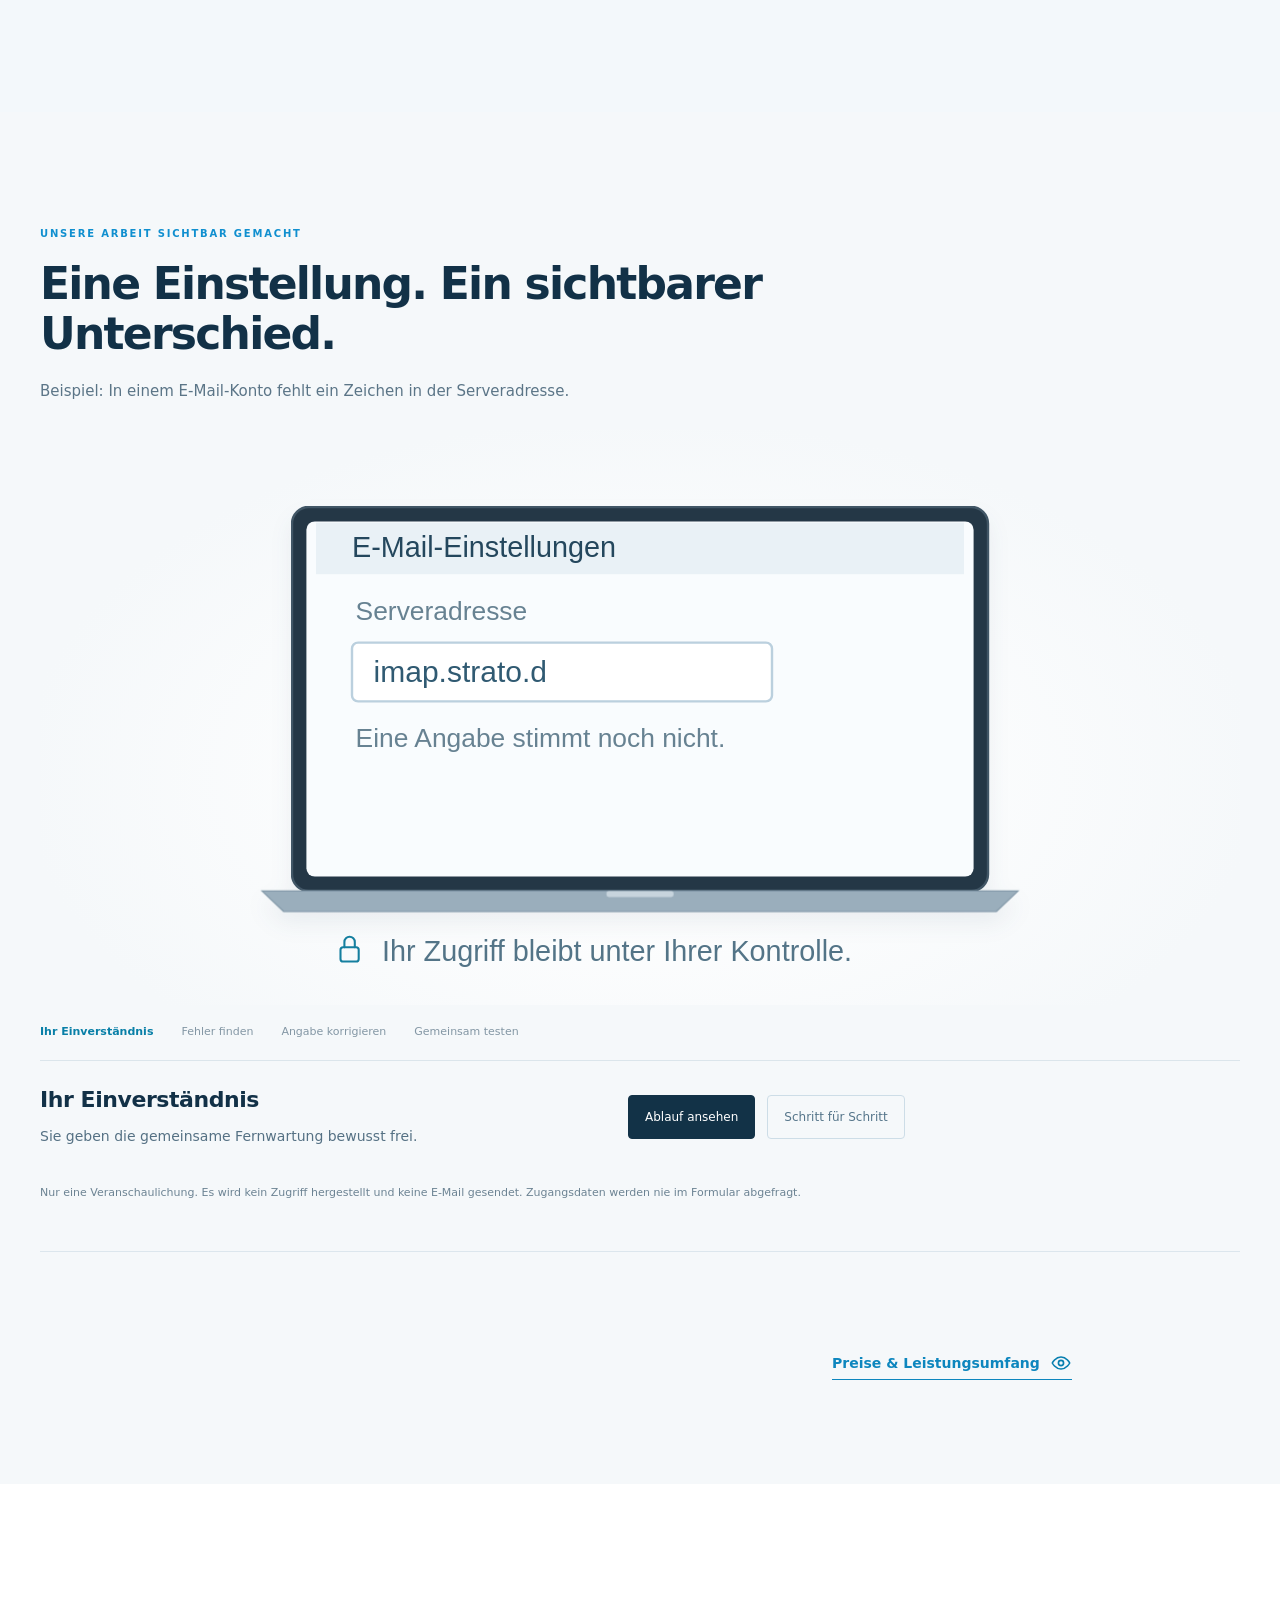
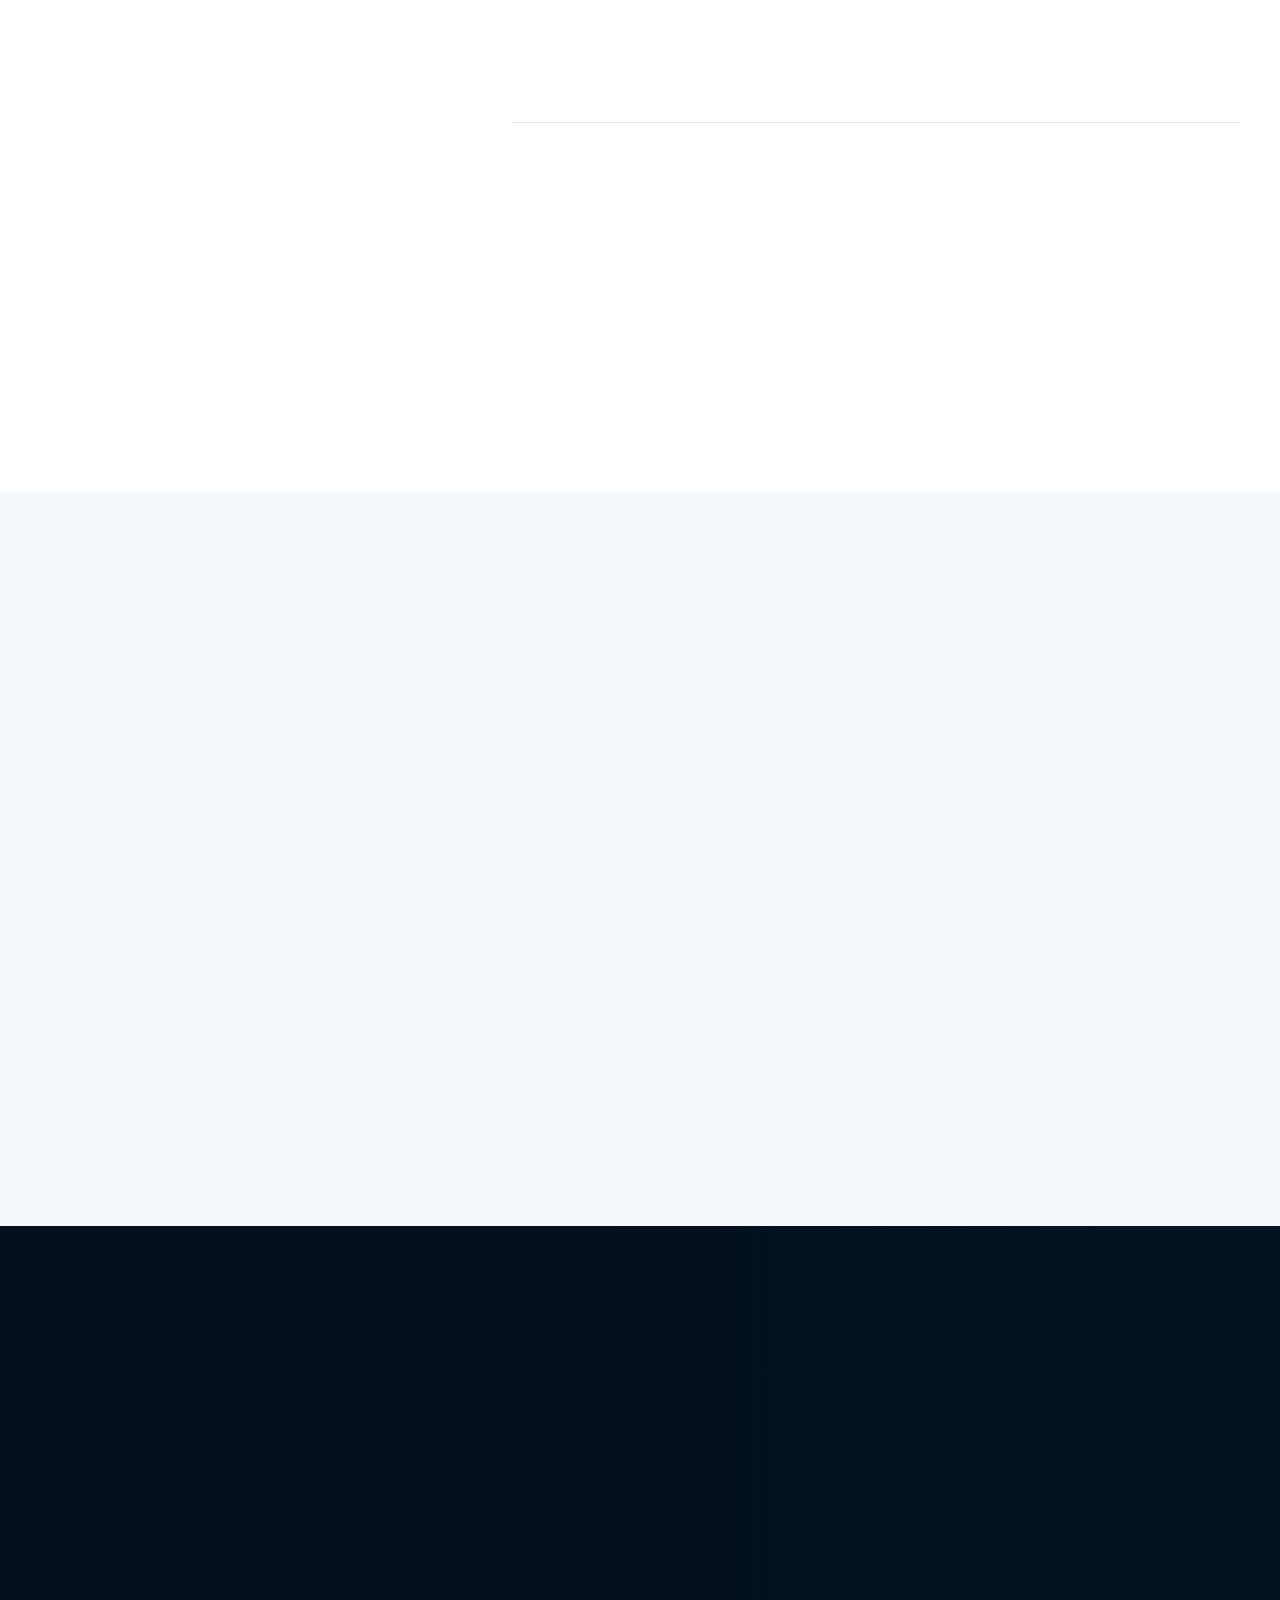
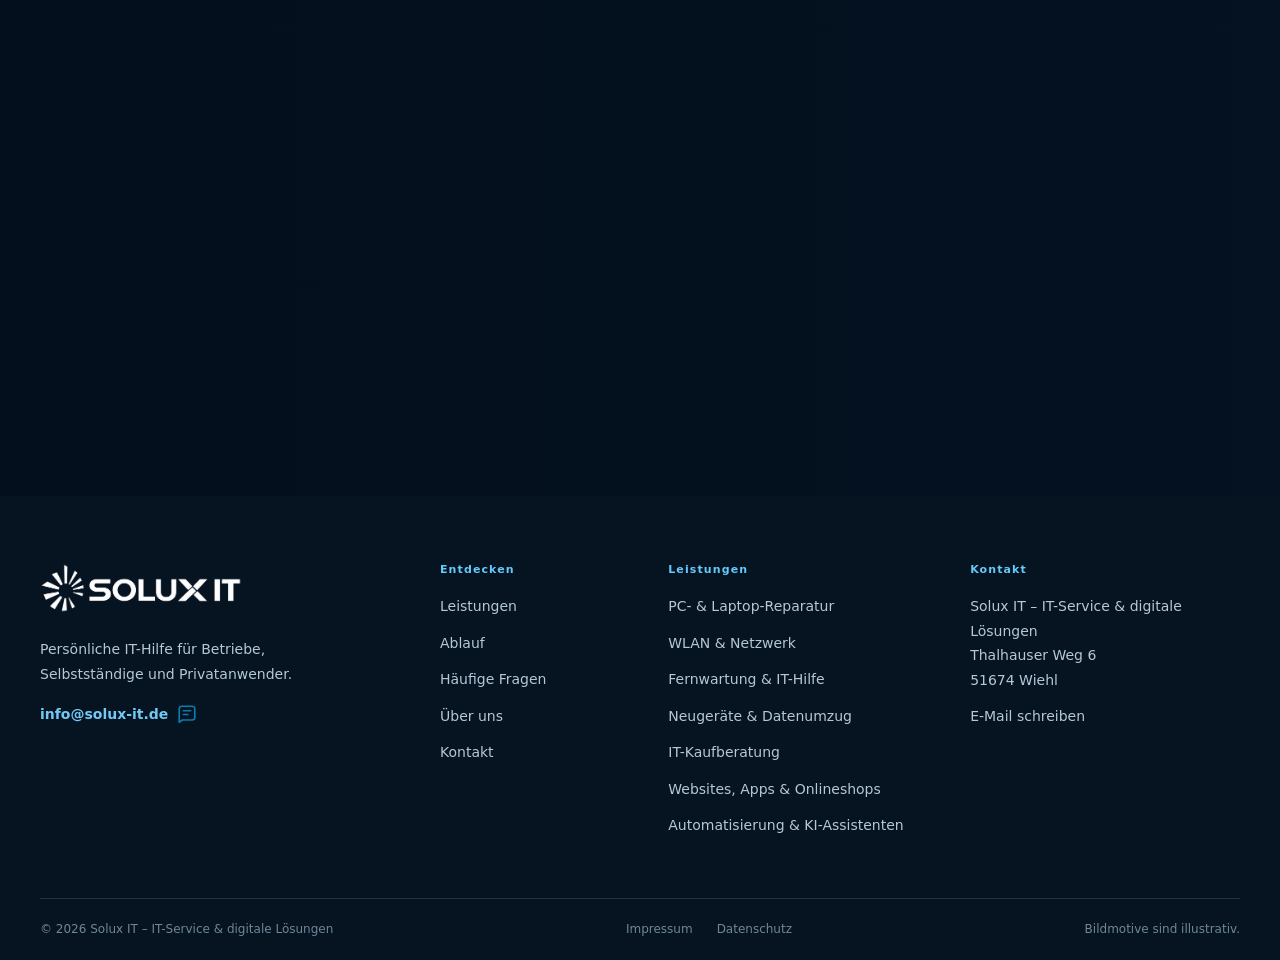
<file: fernwartung-it-hilfe.html>
﻿<!doctype html>
<html lang="de">
  <head>
    <meta charset="utf-8" />
    <meta content="width=device-width, initial-scale=1.0" name="viewport" />
    <meta content="#071629" name="theme-color" />
    <link rel="preload" as="image" href="solux-foto-4275f5d4725631.webp" type="image/webp" fetchpriority="high">
    <title>Fernwartung &amp; IT-Hilfe in Wiehl | Solux IT</title>
    <meta
      content="Hilfe bei Windows, E-Mail, Office, Druckern und anderen Softwareproblemen per Fernzugriff, sofern das Gerät erreichbar ist. Persönliche Hilfe von Solux IT aus Wiehl."
      name="description"
    />
    <meta content="noindex,nofollow" name="robots" />
    <link
      href="https://solux-it.de/fernwartung-it-hilfe.html"
      rel="canonical"
    />
    <meta content="website" property="og:type" />
    <meta content="de_DE" property="og:locale" />
    <meta content="Solux IT" property="og:site_name" />
    <meta
      content="Fernwartung &amp; IT-Hilfe in Wiehl | Solux IT"
      property="og:title"
    />
    <meta
      content="Hilfe bei Windows, E-Mail, Office, Druckern und anderen Softwareproblemen per Fernzugriff, sofern das Gerät erreichbar ist. Persönliche Hilfe von Solux IT aus Wiehl."
      property="og:description"
    />
    <meta
      content="https://solux-it.de/fernwartung-it-hilfe.html"
      property="og:url"
    />
    <link rel="icon" href="solux-favicon-20261023.png" type="image/png" sizes="32x32">
    <link rel="icon" href="favicon.ico?v=20261023" sizes="16x16 32x32 48x48 64x64">
    <link rel="apple-touch-icon" href="solux-touch-icon-20261023.png" sizes="180x180">

    <link href="style.css?v=20261024-clean-logo" rel="stylesheet" />
  
<script src="language.js?v=20261014-leistungsfeinschliff" defer></script>

    <meta property="og:image" content="https://solux-it.de/solux-linkvorschau-20261023.jpg">
    <meta property="og:image:secure_url" content="https://solux-it.de/solux-linkvorschau-20261023.jpg">
    <meta property="og:image:type" content="image/jpeg">
    <meta property="og:image:width" content="1200">
    <meta property="og:image:height" content="630">
    <meta property="og:image:alt" content="Solux IT – IT-Service &amp; digitale Lösungen">
    <meta name="twitter:card" content="summary_large_image">
    <meta name="twitter:image" content="https://solux-it.de/solux-linkvorschau-20261023.jpg">
    <meta name="twitter:image:alt" content="Solux IT – IT-Service &amp; digitale Lösungen">
      <link rel="preload" as="image" href="solux-logo-20261023.webp">
</head>
  <body class="site-refined">
    <div id="root">
      <a class="skip-link" href="#main">Zum Inhalt springen</a>
      <header class="site-header">
        <div class="container header-inner">
          <a aria-label="Solux IT – Startseite" class="brand site-brand" href="index.html"
            ><img class="site-brand-image" src="solux-logo-20261023.webp" width="983" height="242" alt="Solux IT" decoding="sync"></a
          >
          <nav
            aria-label="Hauptnavigation"
            class="main-nav"
            id="main-navigation"
          >
            <a href="index.html#leistungen">Leistungen</a
            ><a href="index.html#ablauf">So arbeiten wir</a
            ><a href="index.html#faq">FAQ</a
            ><a href="ueber-mich.html">Über uns</a><a href="index.html#kontakt">Kontakt</a>
          </nav>
          <a class="header-cta" href="#kontakt"
            >Anfrage stellen
            <img class="button-image-icon" src="icon-anfrage.svg" width="22" height="22" alt="" aria-hidden="true" decoding="async"></a>
          
          <details class="mobile-nav">
            <summary
              aria-controls="mobile-navigation"
              aria-label="Menü"
              class="menu-toggle"
            >
              <svg
                class="lucide lucide-menu menu-open-icon"
                fill="none"
                height="24"
                stroke="currentColor"
                stroke-linecap="round"
                stroke-linejoin="round"
                stroke-width="2"
                viewBox="0 0 24 24"
                width="24"
                xmlns="http://www.w3.org/2000/svg"
              >
                <line x1="4" x2="20" y1="12" y2="12"></line>
                <line x1="4" x2="20" y1="6" y2="6"></line>
                <line x1="4" x2="20" y1="18" y2="18"></line></svg
              ><svg
                aria-hidden="true"
                class="menu-close-icon"
                fill="none"
                height="24"
                stroke="currentColor"
                stroke-linecap="round"
                stroke-linejoin="round"
                stroke-width="2"
                viewBox="0 0 24 24"
                width="24"
                xmlns="http://www.w3.org/2000/svg"
              >
                <path d="M18 6 6 18"></path>
                <path d="m6 6 12 12"></path>
              </svg>
            </summary>
            <nav
              aria-label="Mobilnavigation"
              class="main-nav"
              id="mobile-navigation"
            >
              <a href="index.html#leistungen">Leistungen</a
              ><a href="index.html#ablauf">So arbeiten wir</a
              ><a href="index.html#faq">FAQ</a
              ><a href="ueber-mich.html">Über uns</a><a href="index.html#kontakt">Kontakt</a>
            </nav>
          </details>
        </div>
      </header>
      <main id="main">
        <section class="inner-hero service-photo-hero"><picture class="service-hero-picture"><img class="service-hero-image" src="solux-foto-4275f5d4725631.webp" alt="Illustratives Motiv zu Fernwartung &amp; IT-Hilfe" width="1920" height="1080" loading="eager" fetchpriority="high" decoding="sync"></picture>
          <div class="container">
            <a class="back-link" href="index.html#leistungen"
              ><svg
                class="lucide lucide-arrow-left"
                fill="none"
                height="16"
                stroke="currentColor"
                stroke-linecap="round"
                stroke-linejoin="round"
                stroke-width="2"
                viewBox="0 0 24 24"
                width="16"
                xmlns="http://www.w3.org/2000/svg"
              >
                <path d="m12 19-7-7 7-7"></path>
                <path d="M19 12H5"></path>
              </svg>
              Alle Leistungen</a
            >
            <div class="inner-hero-grid">
              <div>
                <span class="eyebrow eyebrow-light">LEISTUNG</span>
                <h1>Fernwartung &amp; IT-Hilfe<span>.</span></h1>
                <p>
                  Hilfe bei Windows, E-Mail, Office, Druckern und anderen
                  Softwareproblemen per Fernzugriff, sofern das Gerät erreichbar
                  ist.
                </p>
                <a class="button button-primary" href="#kontakt"
                  >Hilfe anfragen
                  <img class="button-image-icon" src="icon-anfrage.svg" width="22" height="22" alt="" aria-hidden="true" decoding="async"></a>
              </div>
              
            </div>
          </div>
        </section>
        <section class="detail-section section-pad">
          <div class="container detail-grid">
            <div>
              <span class="eyebrow">WORUM ES GEHT</span>
              <h2>IT-Hilfe direkt am Bildschirm.</h2>
            </div>
            <div>
              <p class="detail-lead">
                Viele Fragen lassen sich direkt am Bildschirm klären. Für Fernwartung wird der Zugriff mit Ihnen abgestimmt; falls ein Hardwaredefekt vorliegt, besprechen wir den nächsten sinnvollen Schritt.
              </p>
              <ul class="feature-list">
                <li>
                  <span
                    ><svg
                      class="lucide lucide-check"
                      fill="none"
                      height="17"
                      stroke="currentColor"
                      stroke-linecap="round"
                      stroke-linejoin="round"
                      stroke-width="2"
                      viewBox="0 0 24 24"
                      width="17"
                      xmlns="http://www.w3.org/2000/svg"
                    >
                      <path d="M20 6 9 17l-5-5"></path></svg></span
                  >Softwarefehler eingrenzen
                </li>
                <li>
                  <span
                    ><svg
                      class="lucide lucide-check"
                      fill="none"
                      height="17"
                      stroke="currentColor"
                      stroke-linecap="round"
                      stroke-linejoin="round"
                      stroke-width="2"
                      viewBox="0 0 24 24"
                      width="17"
                      xmlns="http://www.w3.org/2000/svg"
                    >
                      <path d="M20 6 9 17l-5-5"></path></svg></span
                  >E-Mail &amp; Drucker einrichten
                </li>
                <li>
                  <span
                    ><svg
                      class="lucide lucide-check"
                      fill="none"
                      height="17"
                      stroke="currentColor"
                      stroke-linecap="round"
                      stroke-linejoin="round"
                      stroke-width="2"
                      viewBox="0 0 24 24"
                      width="17"
                      xmlns="http://www.w3.org/2000/svg"
                    >
                      <path d="M20 6 9 17l-5-5"></path></svg></span
                  >Fernzugriff per AnyDesk
                </li>
              </ul><p class="service-outcome"><strong>Ihr Ergebnis</strong><span>Wir erklären die vorgenommenen Änderungen, testen die bearbeitete Funktion mit Ihnen und beenden den Fernzugriff. Falls weitere Schritte nötig sind, besprechen wir diese mit Ihnen.</span></p>
            </div>
          </div>
        </section>
        <section class="detail-process section-pad">
          <div class="container">
            <div class="section-heading">
              <span class="eyebrow">DER NÄCHSTE SCHRITT</span>
              <h2>Ihr Anliegen klären und das Vorgehen abstimmen.</h2>
            </div>
            <div class="process-grid">
              <div class="process-card reveal">
                
                <div class="process-line"></div>
                <h3>Problem und Erreichbarkeit klären</h3>
              </div>
              <div class="process-card reveal">
                
                <div class="process-line"></div>
                <h3>Fernzugriff gemeinsam starten</h3>
              </div>
              <div class="process-card reveal">
                
                <div class="process-line"></div>
                <h3>Lösung erklären und Ergebnis prüfen</h3>
              </div>
            </div>
          </div>
        </section>
        <section class="ax-demo ax-remote section-pad" data-ax-demo="remote" data-step="0" aria-labelledby="ax-remote-title"><div class="container"><div class="ax-heading"><span class="eyebrow">UNSERE ARBEIT SICHTBAR GEMACHT</span><h2 id="ax-remote-title">Eine Einstellung. Ein sichtbarer Unterschied.</h2><p>Beispiel: In einem E-Mail-Konto fehlt ein Zeichen in der Serveradresse.</p></div><div class="ax-canvas"><svg class="ax-art" viewBox="0 0 1000 480" data-mobile-viewbox="175 40 650 430" aria-hidden="true"><defs><linearGradient id="ax-metal-remote" x2="0" y2="1"><stop stop-color="#3b4c5a"/><stop offset="1" stop-color="#132737"/></linearGradient><filter id="ax-shadow-remote" x="-20%" y="-20%" width="140%" height="150%"><feDropShadow dx="0" dy="12" stdDeviation="10" flood-color="#102e42" flood-opacity=".12"/></filter></defs><g class="ax-laptop "><rect x="210" y="65" width="580" height="320" rx="14" class="ax-case"/><rect x="222" y="77" width="556" height="296" rx="7" class="ax-screen"/><g class="ax-remote-settings"><rect x="230" y="78" width="540" height="43" rx="0" class="ax-ui-header"/><text x="260" y="107" class="ax-ui-heading" style="font-size:24px">E-Mail-Einstellungen</text><text x="263" y="159" class="ax-ui-label" style="font-size:22px">Serveradresse</text><rect x="260" y="178" width="350" height="49" rx="5" class="ax-input"/><g class="ax-remote-wrong"><text x="278" y="211" class="ax-ui-value" style="font-size:25px">imap.strato.d</text></g><g class="ax-remote-correct"><text x="278" y="211" class="ax-ui-value" style="font-size:25px">imap.strato.de</text></g><text x="263" y="265" class="ax-remote-hint ax-ui-label" style="font-size:22px">Eine Angabe stimmt noch nicht.</text><g class="ax-remote-cursor" transform="translate(665 294)"><path d="M0 0v34l9-9 9 16 7-4-9-15h14Z" class="ax-cursor"/></g><rect class="ax-action-cue" data-ax-focus-step="1" x="255" y="173" width="360" height="59" rx="7" fill="none" stroke="none" aria-hidden="true"/><rect class="ax-action-cue" data-ax-focus-step="2" x="255" y="173" width="360" height="59" rx="7" fill="none" stroke="none" aria-hidden="true"/></g><g class="ax-remote-inbox"><rect x="230" y="78" width="540" height="43" rx="0" class="ax-ui-header"/><text x="260" y="107" class="ax-ui-heading" style="font-size:24px">Posteingang</text><svg x="260" y="161" width="31" height="31" viewBox="0 0 24 24" class="ax-icon" fill="none" stroke="currentColor" stroke-width="1.6" stroke-linecap="round" stroke-linejoin="round"><rect x="3" y="5" width="18" height="14" rx="2"/><path d="m3 6 9 7 9-7"/></svg><text x="309" y="187" class="ax-ui-heading" style="font-size:24px">Beispielnachricht</text><path d="M260 218H738" class="ax-line"/><text x="263" y="254" class="ax-ui-label" style="font-size:22px">Funktion gemeinsam testen</text><svg x="263" y="287" width="30" height="30" viewBox="0 0 24 24" class="ax-icon" fill="none" stroke="currentColor" stroke-width="1.6" stroke-linecap="round" stroke-linejoin="round"><path d="m5 12 4 4 10-10"/></svg><rect class="ax-action-cue" data-ax-focus-step="3" x="242" y="133" width="510" height="211" rx="7" fill="none" stroke="none" aria-hidden="true"/></g><path d="M185 385h630l-18 17H203Z" class="ax-base"/><rect x="472.0" y="385" width="56" height="5" rx="2" class="ax-notch"/></g><g class="ax-remote-permission"><svg x="245" y="421" width="26" height="26" viewBox="0 0 24 24" class="ax-icon" fill="none" stroke="currentColor" stroke-width="1.6" stroke-linecap="round" stroke-linejoin="round"><rect x="5" y="10" width="14" height="11" rx="2"/><path d="M8 10V6a4 4 0 0 1 8 0v4"/></svg><text x="285" y="443" class="ax-note-text" style="font-size:24px">Ihr Zugriff bleibt unter Ihrer Kontrolle.</text></g></svg></div><ol class="ax-stages"><li data-ax-stage="0">Ihr Einverständnis</li><li data-ax-stage="1">Fehler finden</li><li data-ax-stage="2">Angabe korrigieren</li><li data-ax-stage="3">Gemeinsam testen</li></ol><div class="ax-explanation"><div class="ax-caption" data-ax-caption="0"><h3>Ihr Einverständnis</h3><p>Sie geben die gemeinsame Fernwartung bewusst frei.</p></div><div class="ax-caption" data-ax-caption="1"><h3>Fehler finden</h3><p>Wir erkennen die unvollständige Serveradresse.</p></div><div class="ax-caption" data-ax-caption="2"><h3>Angabe korrigieren</h3><p>Die Adresse wird im Beispiel vervollständigt.</p></div><div class="ax-caption" data-ax-caption="3"><h3>Gemeinsam testen</h3><p>Wir testen die E-Mail-Funktion und beenden die Sitzung.</p></div><div class="ax-controls" hidden><button class="ax-play" type="button">Ablauf ansehen</button><button class="ax-manual" type="button">Schritt für Schritt</button><button class="ax-pause" type="button" hidden>Anhalten</button></div></div><p class="ax-status" role="status" aria-live="polite" aria-atomic="true"></p><p class="ax-note">Nur eine Veranschaulichung. Es wird kein Zugriff hergestellt und keine E-Mail gesendet. Zugangsdaten werden nie im Formular abgefragt.</p></div></section><section class="service-rate"><div class="container"><div><span class="eyebrow">TRANSPARENTE PREISE</span><h2>Fernwartung · 29 € / 30 Minuten</h2><p>Abrechnung in 30-Minuten-Einheiten ohne Anfahrtskosten. Umfang und voraussichtlichen Aufwand klären wir vor der Verbindung.</p><small>Endpreise gemäß § 19 UStG, ohne Ausweis von Umsatzsteuer.</small></div><a class="text-link" href="index.html#preise">Preise &amp; Leistungsumfang <img class="button-image-icon" src="icon-ansehen.svg" width="22" height="22" alt="" aria-hidden="true" decoding="async"></a></div></section><div class="container"><aside class="service-guidance"><h3>Was Sie für Fernwartung brauchen</h3><p>Ihr Gerät muss starten und mit dem Internet verbunden sein. Wir stimmen den Termin und das benötigte Programm vorher mit Ihnen ab und starten den Zugriff gemeinsam. Wenn Ihr PC nicht mehr startet, besprechen wir eine andere passende Lösung.</p></aside></div><section class="faq-section section-pad" id="faq">
          <div class="container faq-grid">
            <div>
              <span class="eyebrow">GUT ZU WISSEN</span>
              <h2>Häufige Fragen.</h2>
              <p>
                Falls Ihre Frage nicht dabei ist, schreiben Sie uns einfach.
              </p>
              <a class="text-link" href="index.html#kontakt"
                >Frage stellen
                <img class="button-image-icon" src="icon-anfrage.svg" width="22" height="22" alt="" aria-hidden="true" decoding="async"></a>
            </div>
            <div class="faq-list">
              <details class="faq-item">
                <summary>
                  <span>Welche Probleme eignen sich für Fernwartung?</span
                  ><svg
                    class="lucide lucide-chevron-down faq-chevron"
                    fill="none"
                    height="20"
                    stroke="currentColor"
                    stroke-linecap="round"
                    stroke-linejoin="round"
                    stroke-width="2"
                    viewBox="0 0 24 24"
                    width="20"
                    xmlns="http://www.w3.org/2000/svg"
                  >
                    <path d="m6 9 6 6 6-6"></path>
                  </svg>
                </summary>
                <p>
                  Vor allem Software, E-Mail, Drucker und Einstellungen. Ein
                  defektes Bauteil erfordert in der Regel Hilfe vor Ort oder in
                  der Werkstatt.
                </p>
              </details>
              <details class="faq-item">
                <summary>
                  <span>Welche Software verwenden Sie?</span
                  ><svg
                    class="lucide lucide-chevron-down faq-chevron"
                    fill="none"
                    height="20"
                    stroke="currentColor"
                    stroke-linecap="round"
                    stroke-linejoin="round"
                    stroke-width="2"
                    viewBox="0 0 24 24"
                    width="20"
                    xmlns="http://www.w3.org/2000/svg"
                  >
                    <path d="m6 9 6 6 6-6"></path>
                  </svg>
                </summary>
                <p>
                  Für den Fernzugriff nutzen wir AnyDesk. Den Zugriff starten wir nur gemeinsam mit Ihnen.
                </p>
              </details>
            </div>
          </div>
        </section>
        <div class="container workflow-related"><span>Wiederkehrende Aufgaben vereinfachen?</span><a class="text-link" href="automatisierung-workflows.html">Automatisierung &amp; Workflows <img class="button-image-icon" src="icon-ansehen.svg" width="22" height="22" alt="" aria-hidden="true" decoding="async"></a></div><section class="related-section section-pad">
          <div class="container">
            <div class="section-heading">
              <span class="eyebrow">AUCH INTERESSANT</span>
              <h2>Weitere <span>Leistungen.</span></h2>
            </div>
            <div class="related-grid">
              <a class="service-card reveal" href="pc-laptop-reparatur.html"
                ><div class="service-card-media">
                  <picture class="embedded-picture"
                    ><source
                      media="(max-width: 700px) and (min-width: 1921px), (min-width: 3841px), (max-width: 700px) and (min-width: 1537px) and (min-resolution: 1.25dppx), (min-width: 3073px) and (min-resolution: 1.25dppx), (max-width: 700px) and (min-width: 1281px) and (min-resolution: 1.5dppx), (min-width: 2561px) and (min-resolution: 1.5dppx), (max-width: 700px) and (min-width: 961px) and (min-resolution: 2dppx), (min-width: 1921px) and (min-resolution: 2dppx), (max-width: 700px) and (min-width: 641px) and (min-resolution: 3dppx), (min-width: 1281px) and (min-resolution: 3dppx), (max-width: 700px) and (min-width: 481px) and (min-resolution: 4dppx), (min-width: 961px) and (min-resolution: 4dppx)"
                      srcset="
                        solux-bild-6e6a990434abfc.webp
                      " />
                    <source
                      media="(max-width: 700px) and (min-width: 961px), (min-width: 1921px), (max-width: 700px) and (min-width: 769px) and (min-resolution: 1.25dppx), (min-width: 1537px) and (min-resolution: 1.25dppx), (max-width: 700px) and (min-width: 641px) and (min-resolution: 1.5dppx), (min-width: 1281px) and (min-resolution: 1.5dppx), (max-width: 700px) and (min-width: 481px) and (min-resolution: 2dppx), (min-width: 961px) and (min-resolution: 2dppx), (max-width: 700px) and (min-width: 321px) and (min-resolution: 3dppx), (min-width: 701px) and (min-resolution: 3dppx), (max-width: 700px) and (min-width: 241px) and (min-resolution: 4dppx), (min-width: 701px) and (min-resolution: 4dppx)"
                      srcset="
                        solux-bild-cf78ce8372e84d.webp
                      " />
                    <img
                      alt=""
                      class=""
                      decoding="async"
                      height="1080"
                      loading="lazy"
                      src="solux-bild-5966f1b6c68751.webp"
                      width="1920" /></picture
                  >
                </div>
                <div class="service-card-content">
                  <h3>PC- &amp; Laptop-Reparatur</h3>
                  <p>
                    Wenn der Rechner streikt, beginnt Hilfe mit einer klaren
                    Diagnose.
                  </p>
                  <span class="service-card-link"
                    >Leistung ansehen
                    <img class="button-image-icon" src="icon-ansehen.svg" width="22" height="22" alt="" aria-hidden="true" decoding="async"></span></div></a
              ><a class="service-card reveal" href="wlan-netzwerk.html"
                ><div class="service-card-media">
                  <picture class="embedded-picture"
                    ><source
                      media="(max-width: 700px) and (min-width: 1921px), (min-width: 3841px), (max-width: 700px) and (min-width: 1537px) and (min-resolution: 1.25dppx), (min-width: 3073px) and (min-resolution: 1.25dppx), (max-width: 700px) and (min-width: 1281px) and (min-resolution: 1.5dppx), (min-width: 2561px) and (min-resolution: 1.5dppx), (max-width: 700px) and (min-width: 961px) and (min-resolution: 2dppx), (min-width: 1921px) and (min-resolution: 2dppx), (max-width: 700px) and (min-width: 641px) and (min-resolution: 3dppx), (min-width: 1281px) and (min-resolution: 3dppx), (max-width: 700px) and (min-width: 481px) and (min-resolution: 4dppx), (min-width: 961px) and (min-resolution: 4dppx)"
                      srcset="
                        solux-bild-9c1aa67f9f814d.webp
                      " />
                    <source
                      media="(max-width: 700px) and (min-width: 961px), (min-width: 1921px), (max-width: 700px) and (min-width: 769px) and (min-resolution: 1.25dppx), (min-width: 1537px) and (min-resolution: 1.25dppx), (max-width: 700px) and (min-width: 641px) and (min-resolution: 1.5dppx), (min-width: 1281px) and (min-resolution: 1.5dppx), (max-width: 700px) and (min-width: 481px) and (min-resolution: 2dppx), (min-width: 961px) and (min-resolution: 2dppx), (max-width: 700px) and (min-width: 321px) and (min-resolution: 3dppx), (min-width: 701px) and (min-resolution: 3dppx), (max-width: 700px) and (min-width: 241px) and (min-resolution: 4dppx), (min-width: 701px) and (min-resolution: 4dppx)"
                      srcset="
                        solux-bild-97f60228b2a3f9.webp
                      " />
                    <img
                      alt=""
                      class=""
                      decoding="async"
                      height="1080"
                      loading="lazy"
                      src="solux-bild-19f1bace8b68e3.webp?v=20261020-brille"
                      width="1920" /></picture
                  >
                </div>
                <div class="service-card-content">
                  <h3>WLAN &amp; Netzwerk</h3>
                  <p>Stabile Verbindung für Zuhause, Büro und Homeoffice.</p>
                  <span class="service-card-link"
                    >Leistung ansehen
                    <img class="button-image-icon" src="icon-ansehen.svg" width="22" height="22" alt="" aria-hidden="true" decoding="async"></span></div></a
              >
<a class="service-card reveal" href="websites-apps-onlineshops.html">
  <div class="service-card-media"><img src="websites-apps-onlineshops.jpg" alt="IT-Arbeitsplatz mit Website-Entwicklung und mobiler Shopansicht" loading="lazy" decoding="async" style="display:block;width:100%;height:100%;object-fit:cover;object-position:center" /></div>
  <div class="service-card-content"><h3>Websites, Apps &amp; Onlineshops</h3>
  <p>Individuelle Websites, Webanwendungen, Apps und Onlineshops – passend zu Ihrem Vorhaben.</p>
  <span class="service-card-link">Leistung ansehen <img class="button-image-icon" src="icon-ansehen.svg" width="22" height="22" alt="" aria-hidden="true" decoding="async"></span></div></a>
            </div>
          </div>
        </section>
        <section class="contact-section" id="kontakt">
          <picture class="embedded-picture"
            ><source
              media="(min-width: 1921px), (min-width: 1537px) and (min-resolution: 1.25dppx), (min-width: 1281px) and (min-resolution: 1.5dppx), (min-width: 961px) and (min-resolution: 2dppx), (min-width: 641px) and (min-resolution: 3dppx), (min-width: 481px) and (min-resolution: 4dppx)"
              srcset="
                solux-bild-c579e3dda70bef.webp
              " />
            <source
              media="(min-width: 961px), (min-width: 769px) and (min-resolution: 1.25dppx), (min-width: 641px) and (min-resolution: 1.5dppx), (min-width: 481px) and (min-resolution: 2dppx), (min-width: 321px) and (min-resolution: 3dppx), (min-width: 241px) and (min-resolution: 4dppx)"
              srcset="
                solux-bild-7bfc43656570e0.webp
              " />
            <img
              alt=""
              class="contact-photo"
              decoding="async"
              height="1080"
              loading="lazy"
              src="solux-bild-e47767a276a3ca.webp"
              width="1920"
          /></picture>
          <div class="container contact-grid">
            <div class="contact-copy reveal">
              <span class="eyebrow eyebrow-light">KONTAKT</span>
              <h2>Ein Problem weniger.<br /><em>Einfach anfragen.</em></h2>
              <p>
                Beschreiben Sie Ihr Problem oder Ihre Projektidee. Wir melden uns mit einer ersten Einschätzung zum nächsten Schritt.
              </p>
              <div class="contact-side-note">
                <span class="contact-side-icon"
                  ><svg
                    class="lucide lucide-mail"
                    fill="none"
                    height="20"
                    stroke="currentColor"
                    stroke-linecap="round"
                    stroke-linejoin="round"
                    stroke-width="2"
                    viewBox="0 0 24 24"
                    width="20"
                    xmlns="http://www.w3.org/2000/svg"
                  >
                    <rect height="16" rx="2" width="20" x="2" y="4"></rect>
                    <path
                      d="m22 7-8.97 5.7a1.94 1.94 0 0 1-2.06 0L2 7"
                    ></path></svg
                ></span>
                <div>
                  <small>Lieber direkt per E-Mail?</small
                  ><a href="mailto:info@solux-it.de"
                    >info@solux-it.de</a
                  >
                </div>
              </div>
            <div class="enquiry-next"><span class="eyebrow">SO GEHT ES WEITER</span><ol><li>Wir melden uns und klären Ihr Anliegen.</li><li>Wir stimmen Vorgehen, Umfang und mögliche Kosten ab.</li><li>Die Arbeit beginnt erst nach Ihrer Zustimmung.</li></ol><p>Ihre Anfrage ist unverbindlich und noch kein Auftrag.</p></div></div>
            <form
              action="https://api.web3forms.com/submit"
              class="contact-form reveal"
              method="POST"
            ><input type="hidden" name="language" value="de" />
              <input
                name="access_key"
                type="hidden"
                value="adae34df-b7ac-4271-bcfc-11414bb70fb1"
              /><input
                name="subject"
                type="hidden"
                value="Neue IT-Anfrage über Website (Solux IT)"
              /><input
                name="from_name"
                type="hidden"
                value="Solux IT Website"
              /><input
                aria-hidden="true"
                autocomplete="off"
                class="honeypot"
                name="botcheck"
                tabindex="-1"
                type="checkbox"
              />
              <div class="form-heading">
                <span>Ihre Anfrage</span><span>01 / 04</span>
              </div>
              <div class="form-row">
                <label for="name"
                  >Ihr Name <b>*</b
                  ><input
                    autocomplete="name"
                    id="name"
                    name="name"
                    placeholder="Ihr Name"
                    required=""
                    type="text" /></label
                ><label for="kontaktweg"
                  >Telefon oder E-Mail <b>*</b
                  ><input
                    id="kontaktweg"
                    name="kontakt"
                    placeholder="So erreichen wir Sie"
                    required=""
                    type="text"
                /></label>
              </div>
              <label for="kategorie"
                >Worum geht es?<select id="kategorie" name="kategorie" required><option value="" disabled>Bitte Thema wählen</option><option value="PC/Laptop Reparatur">PC &amp; Laptop</option><option value="WLAN &amp; Netzwerk">WLAN &amp; Netzwerk</option><option value="Fernwartung" selected>Fernwartung</option><option value="Neugeräte &amp; Datenumzug">Neugeräte &amp; Datenumzug</option><option value="IT-Kaufberatung">IT-Kaufberatung</option><option value="Websites, Webanwendungen, Apps &amp; Onlineshops">Websites, Apps &amp; Onlineshops</option><option value="Automatisierung">Automatisierung &amp; KI-Assistenten</option><option value="Sonstiges">Anderes Anliegen / noch unsicher</option></select></label
              ><label for="nachricht"
                >Beschreiben Sie Ihr Anliegen <b>*</b
                ><textarea
                  id="nachricht"
                  name="nachricht"
                  placeholder="Welches Gerät oder Problem betrifft es? Was möchten Sie erreichen?"
                  required=""
                  rows="4"
                ></textarea></label
              ><p class="form-help">Eine kurze Beschreibung reicht. Bitte senden Sie keine Passwörter, Zugangscodes oder Zahlungsdaten.</p><label class="check-label" for="privacy-check"
                ><input
                  id="privacy-check"
                  name="datenschutz"
                  required=""
                  type="checkbox"
                /><span
                  >Ich habe die
                  <a href="datenschutz.html">Datenschutzerklärung</a> gelesen
                  und stimme der Kontaktaufnahme zu.</span
                ></label
              ><button class="form-submit" type="submit">
                Anfrage absenden
                <img class="button-image-icon" src="icon-anfrage.svg" width="22" height="22" alt="" aria-hidden="true" decoding="async">
              </button>
              <p aria-live="polite" class="form-status" role="status"></p>
            </form>
          </div>
        </section>
      </main>
      <footer class="site-footer">
        <div class="container footer-top">
          <div class="footer-intro">
            <a
              aria-label="Solux IT – Startseite"
              class="brand brand-light site-brand"
              href="index.html"
              ><img class="site-brand-image" src="solux-logo-20261023.webp" width="983" height="242" alt="Solux IT" decoding="sync"></a
            >
            <p>
              Persönliche IT-Hilfe für Betriebe, Selbstständige und
              Privatanwender.
            </p>
            <a class="footer-mail" href="mailto:info@solux-it.de"
              >info@solux-it.de
              <img class="button-image-icon" src="icon-anfrage.svg" width="22" height="22" alt="" aria-hidden="true" decoding="async"></a>
          </div>
          <div>
            <span class="footer-label">Entdecken</span
            ><a href="index.html#leistungen">Leistungen</a
            ><a href="index.html#ablauf">Ablauf</a
            ><a href="index.html#faq">Häufige Fragen</a
            ><a href="ueber-mich.html">Über uns</a><a href="index.html#kontakt">Kontakt</a>
          </div>
          <div>
            <span class="footer-label">Leistungen</span
            ><a href="pc-laptop-reparatur.html">PC- &amp; Laptop-Reparatur</a><a href="wlan-netzwerk.html">WLAN &amp; Netzwerk</a><a href="fernwartung-it-hilfe.html">Fernwartung &amp; IT-Hilfe</a><a href="neugeraete-datenumzug.html">Neugeräte &amp; Datenumzug</a><a href="it-kaufberatung.html">IT-Kaufberatung</a><a href="websites-apps-onlineshops.html">Websites, Apps &amp; Onlineshops</a><a href="automatisierung-workflows.html">Automatisierung &amp; KI-Assistenten</a></div>
          <div>
            <span class="footer-label">Kontakt</span>
            <p>
              Solux IT – IT-Service &amp; digitale Lösungen<br />Thalhauser Weg 6<br />51674
              Wiehl
            </p>
            <a href="mailto:info@solux-it.de">E-Mail schreiben</a>
          </div>
        </div>
        <div class="container footer-bottom">
          <span>© 2026 Solux IT – IT-Service &amp; digitale Lösungen</span>
          <div>
            <a href="impressum.html">Impressum</a
            ><a href="datenschutz.html">Datenschutz</a>
          </div>
          <span>Bildmotive sind illustrativ.</span>
        </div>
      </footer>
    </div>
  </body>
</html>
</file>
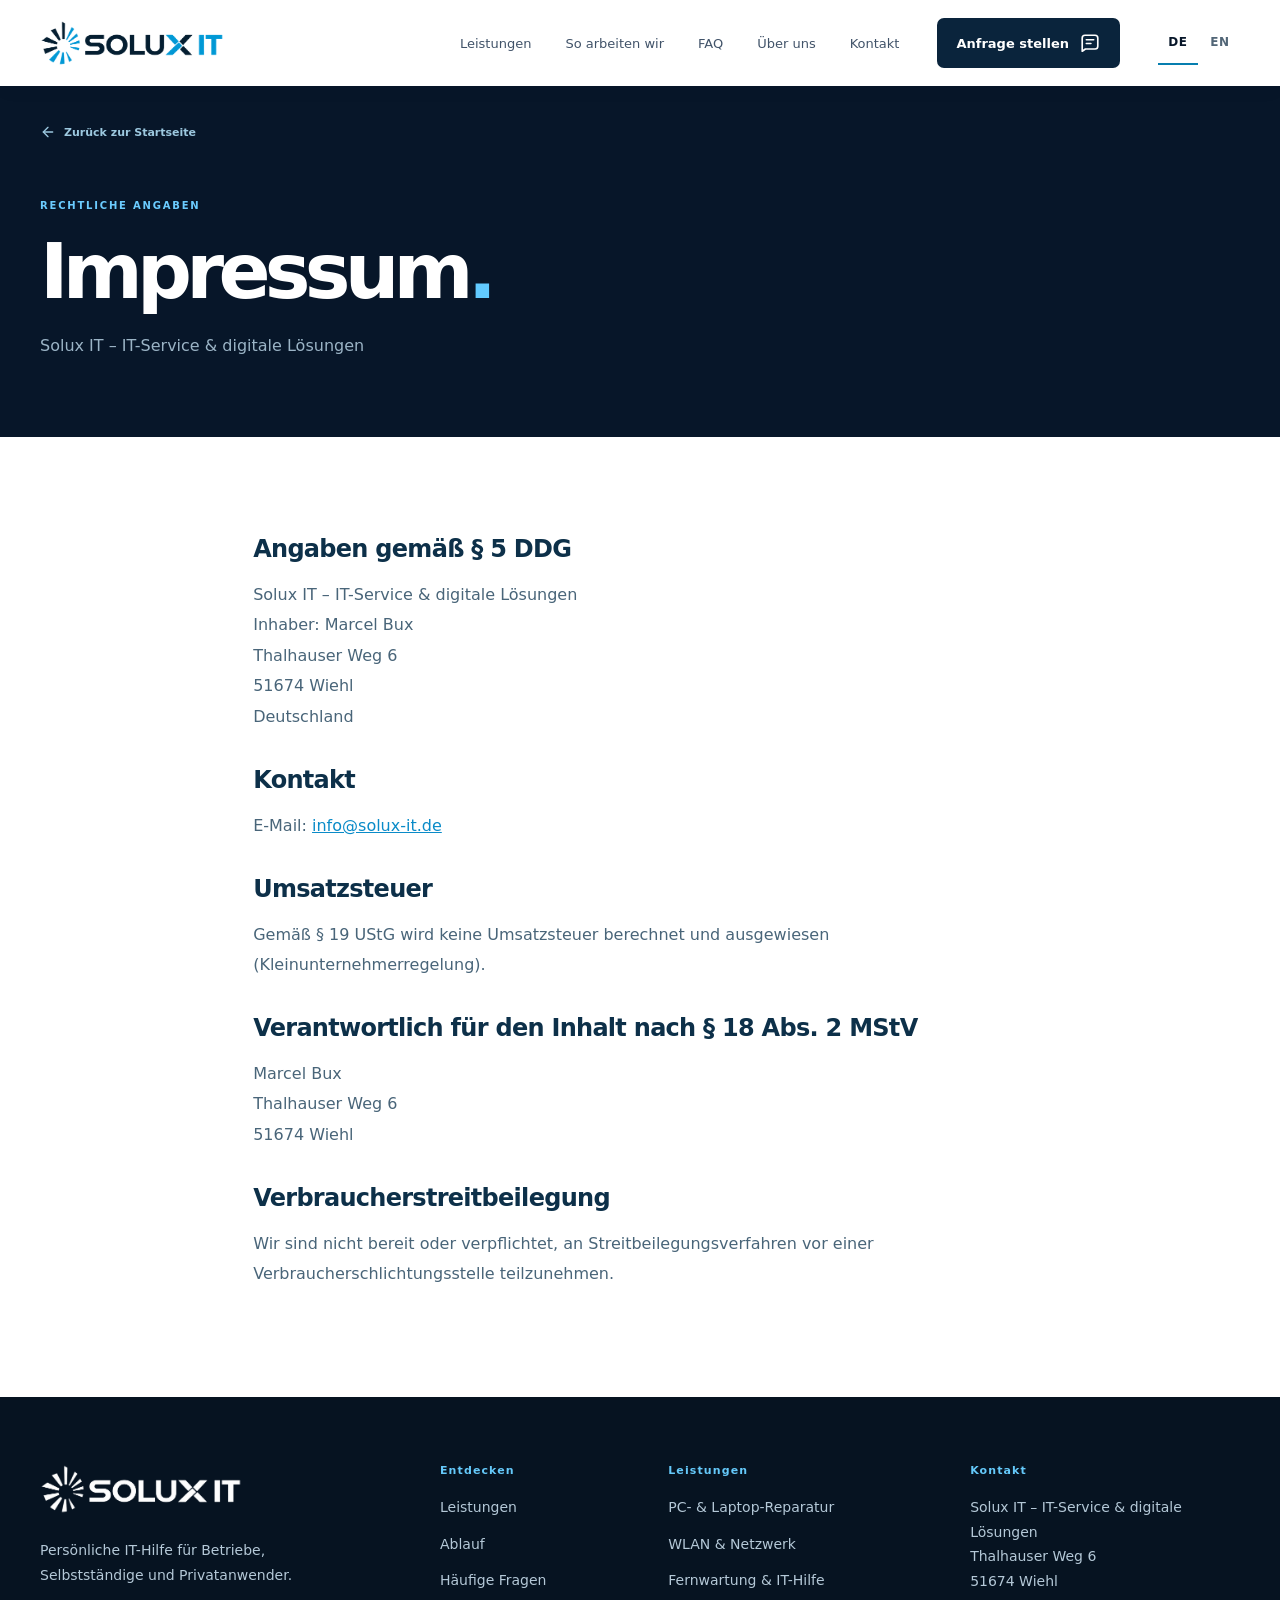
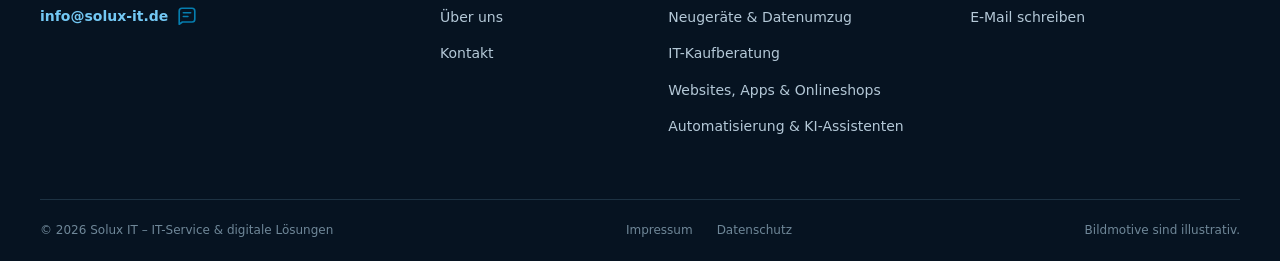
<file: impressum.html>
﻿<!doctype html>
<html lang="de">
  <head>
    <meta charset="utf-8" />
    <meta content="width=device-width, initial-scale=1.0" name="viewport" />
    <meta content="#071629" name="theme-color" />
    <title>Impressum | Solux IT</title>
    <meta
      content="Rechtliche Angaben und Kontakt zu Solux IT – IT-Service &amp; digitale Lösungen in Wiehl."
      name="description"
    />
    <meta content="noindex,nofollow" name="robots" />
    <link
      href="https://solux-it.de/impressum.html"
      rel="canonical"
    />
    <meta content="website" property="og:type" />
    <meta content="de_DE" property="og:locale" />
    <meta content="Solux IT" property="og:site_name" />
    <meta content="Impressum | Solux IT" property="og:title" />
    <meta
      content="Rechtliche Angaben und Kontakt zu Solux IT – IT-Service &amp; digitale Lösungen in Wiehl."
      property="og:description"
    />
    <meta
      content="https://solux-it.de/impressum.html"
      property="og:url"
    />
    <link rel="icon" href="solux-favicon-20261023.png" type="image/png" sizes="32x32">
    <link rel="icon" href="favicon.ico?v=20261023" sizes="16x16 32x32 48x48 64x64">
    <link rel="apple-touch-icon" href="solux-touch-icon-20261023.png" sizes="180x180">

    <link href="style.css?v=20261024-clean-logo" rel="stylesheet" />
  
<script src="language.js?v=20261014-site-refined" defer></script>

    <meta property="og:image" content="https://solux-it.de/solux-linkvorschau-20261023.jpg">
    <meta property="og:image:secure_url" content="https://solux-it.de/solux-linkvorschau-20261023.jpg">
    <meta property="og:image:type" content="image/jpeg">
    <meta property="og:image:width" content="1200">
    <meta property="og:image:height" content="630">
    <meta property="og:image:alt" content="Solux IT – IT-Service &amp; digitale Lösungen">
    <meta name="twitter:card" content="summary_large_image">
    <meta name="twitter:image" content="https://solux-it.de/solux-linkvorschau-20261023.jpg">
    <meta name="twitter:image:alt" content="Solux IT – IT-Service &amp; digitale Lösungen">
      <link rel="preload" as="image" href="solux-logo-20261023.webp">
</head>
  <body class="site-refined">
    <div id="root">
      <a class="skip-link" href="#main">Zum Inhalt springen</a>
      <header class="site-header">
        <div class="container header-inner">
          <a aria-label="Solux IT – Startseite" class="brand site-brand" href="index.html"
            ><img class="site-brand-image" src="solux-logo-20261023.webp" width="983" height="242" alt="Solux IT" decoding="sync"></a
          >
          <nav
            aria-label="Hauptnavigation"
            class="main-nav"
            id="main-navigation"
          >
            <a href="index.html#leistungen">Leistungen</a
            ><a href="index.html#ablauf">So arbeiten wir</a
            ><a href="index.html#faq">FAQ</a
            ><a href="ueber-mich.html">Über uns</a><a href="index.html#kontakt">Kontakt</a>
          </nav>
          <a class="header-cta" href="index.html#kontakt"
            >Anfrage stellen
            <img class="button-image-icon" src="icon-anfrage.svg" width="22" height="22" alt="" aria-hidden="true" decoding="async"></a>
          
          <details class="mobile-nav">
            <summary
              aria-controls="mobile-navigation"
              aria-label="Menü"
              class="menu-toggle"
            >
              <svg
                class="lucide lucide-menu menu-open-icon"
                fill="none"
                height="24"
                stroke="currentColor"
                stroke-linecap="round"
                stroke-linejoin="round"
                stroke-width="2"
                viewBox="0 0 24 24"
                width="24"
                xmlns="http://www.w3.org/2000/svg"
              >
                <line x1="4" x2="20" y1="12" y2="12"></line>
                <line x1="4" x2="20" y1="6" y2="6"></line>
                <line x1="4" x2="20" y1="18" y2="18"></line></svg
              ><svg
                aria-hidden="true"
                class="menu-close-icon"
                fill="none"
                height="24"
                stroke="currentColor"
                stroke-linecap="round"
                stroke-linejoin="round"
                stroke-width="2"
                viewBox="0 0 24 24"
                width="24"
                xmlns="http://www.w3.org/2000/svg"
              >
                <path d="M18 6 6 18"></path>
                <path d="m6 6 12 12"></path>
              </svg>
            </summary>
            <nav
              aria-label="Mobilnavigation"
              class="main-nav"
              id="mobile-navigation"
            >
              <a href="index.html#leistungen">Leistungen</a
              ><a href="index.html#ablauf">So arbeiten wir</a
              ><a href="index.html#faq">FAQ</a
              ><a href="ueber-mich.html">Über uns</a><a href="index.html#kontakt">Kontakt</a>
            </nav>
          </details>
        </div>
      </header>
      <main id="main">
        <section class="legal-hero">
          <div class="container">
            <a class="back-link" href="index.html"
              ><svg
                class="lucide lucide-arrow-left"
                fill="none"
                height="16"
                stroke="currentColor"
                stroke-linecap="round"
                stroke-linejoin="round"
                stroke-width="2"
                viewBox="0 0 24 24"
                width="16"
                xmlns="http://www.w3.org/2000/svg"
              >
                <path d="m12 19-7-7 7-7"></path>
                <path d="M19 12H5"></path>
              </svg>
              Zurück zur Startseite</a
            ><span class="eyebrow eyebrow-light">RECHTLICHE ANGABEN</span>
            <h1>Impressum<span>.</span></h1>
            <p>Solux IT – IT-Service &amp; digitale Lösungen</p>
          </div>
        </section>
        <div class="legal-main">
          <div class="container legal-content">
            <h2>Angaben gemäß § 5 DDG</h2>
            <p>
              Solux IT – IT-Service &amp; digitale Lösungen<br />Inhaber: Marcel Bux<br />Thalhauser
              Weg 6<br />51674 Wiehl<br />Deutschland
            </p>
            <h2>Kontakt</h2>
            <p>
              E-Mail:
              <a href="mailto:info@solux-it.de"
                >info@solux-it.de</a
              >
            </p>
            <h2>Umsatzsteuer</h2>
            <p>
              Gemäß § 19 UStG wird keine Umsatzsteuer berechnet und ausgewiesen
              (Kleinunternehmerregelung).
            </p>
            <h2>Verantwortlich für den Inhalt nach § 18 Abs. 2 MStV</h2>
            <p>Marcel Bux<br />Thalhauser Weg 6<br />51674 Wiehl</p>
            <h2>Verbraucherstreitbeilegung</h2>
            <p>
              Wir sind nicht bereit oder verpflichtet, an Streitbeilegungsverfahren vor einer Verbraucherschlichtungsstelle teilzunehmen.
            </p>
          </div>
        </div>
      </main>
      <footer class="site-footer">
        <div class="container footer-top">
          <div class="footer-intro">
            <a
              aria-label="Solux IT – Startseite"
              class="brand brand-light site-brand"
              href="index.html"
              ><img class="site-brand-image" src="solux-logo-20261023.webp" width="983" height="242" alt="Solux IT" decoding="sync"></a
            >
            <p>
              Persönliche IT-Hilfe für Betriebe, Selbstständige und
              Privatanwender.
            </p>
            <a class="footer-mail" href="mailto:info@solux-it.de"
              >info@solux-it.de
              <img class="button-image-icon" src="icon-anfrage.svg" width="22" height="22" alt="" aria-hidden="true" decoding="async"></a>
          </div>
          <div>
            <span class="footer-label">Entdecken</span
            ><a href="index.html#leistungen">Leistungen</a
            ><a href="index.html#ablauf">Ablauf</a
            ><a href="index.html#faq">Häufige Fragen</a
            ><a href="ueber-mich.html">Über uns</a><a href="index.html#kontakt">Kontakt</a>
          </div>
          <div>
            <span class="footer-label">Leistungen</span
            ><a href="pc-laptop-reparatur.html">PC- &amp; Laptop-Reparatur</a><a href="wlan-netzwerk.html">WLAN &amp; Netzwerk</a><a href="fernwartung-it-hilfe.html">Fernwartung &amp; IT-Hilfe</a><a href="neugeraete-datenumzug.html">Neugeräte &amp; Datenumzug</a><a href="it-kaufberatung.html">IT-Kaufberatung</a><a href="websites-apps-onlineshops.html">Websites, Apps &amp; Onlineshops</a><a href="automatisierung-workflows.html">Automatisierung &amp; KI-Assistenten</a></div>
          <div>
            <span class="footer-label">Kontakt</span>
            <p>
              Solux IT – IT-Service &amp; digitale Lösungen<br />Thalhauser Weg 6<br />51674
              Wiehl
            </p>
            <a href="mailto:info@solux-it.de">E-Mail schreiben</a>
          </div>
        </div>
        <div class="container footer-bottom">
          <span>© 2026 Solux IT – IT-Service &amp; digitale Lösungen</span>
          <div>
            <a href="impressum.html">Impressum</a
            ><a href="datenschutz.html">Datenschutz</a>
          </div>
          <span>Bildmotive sind illustrativ.</span>
        </div>
      </footer>
    </div>
  </body>
</html>
</file>
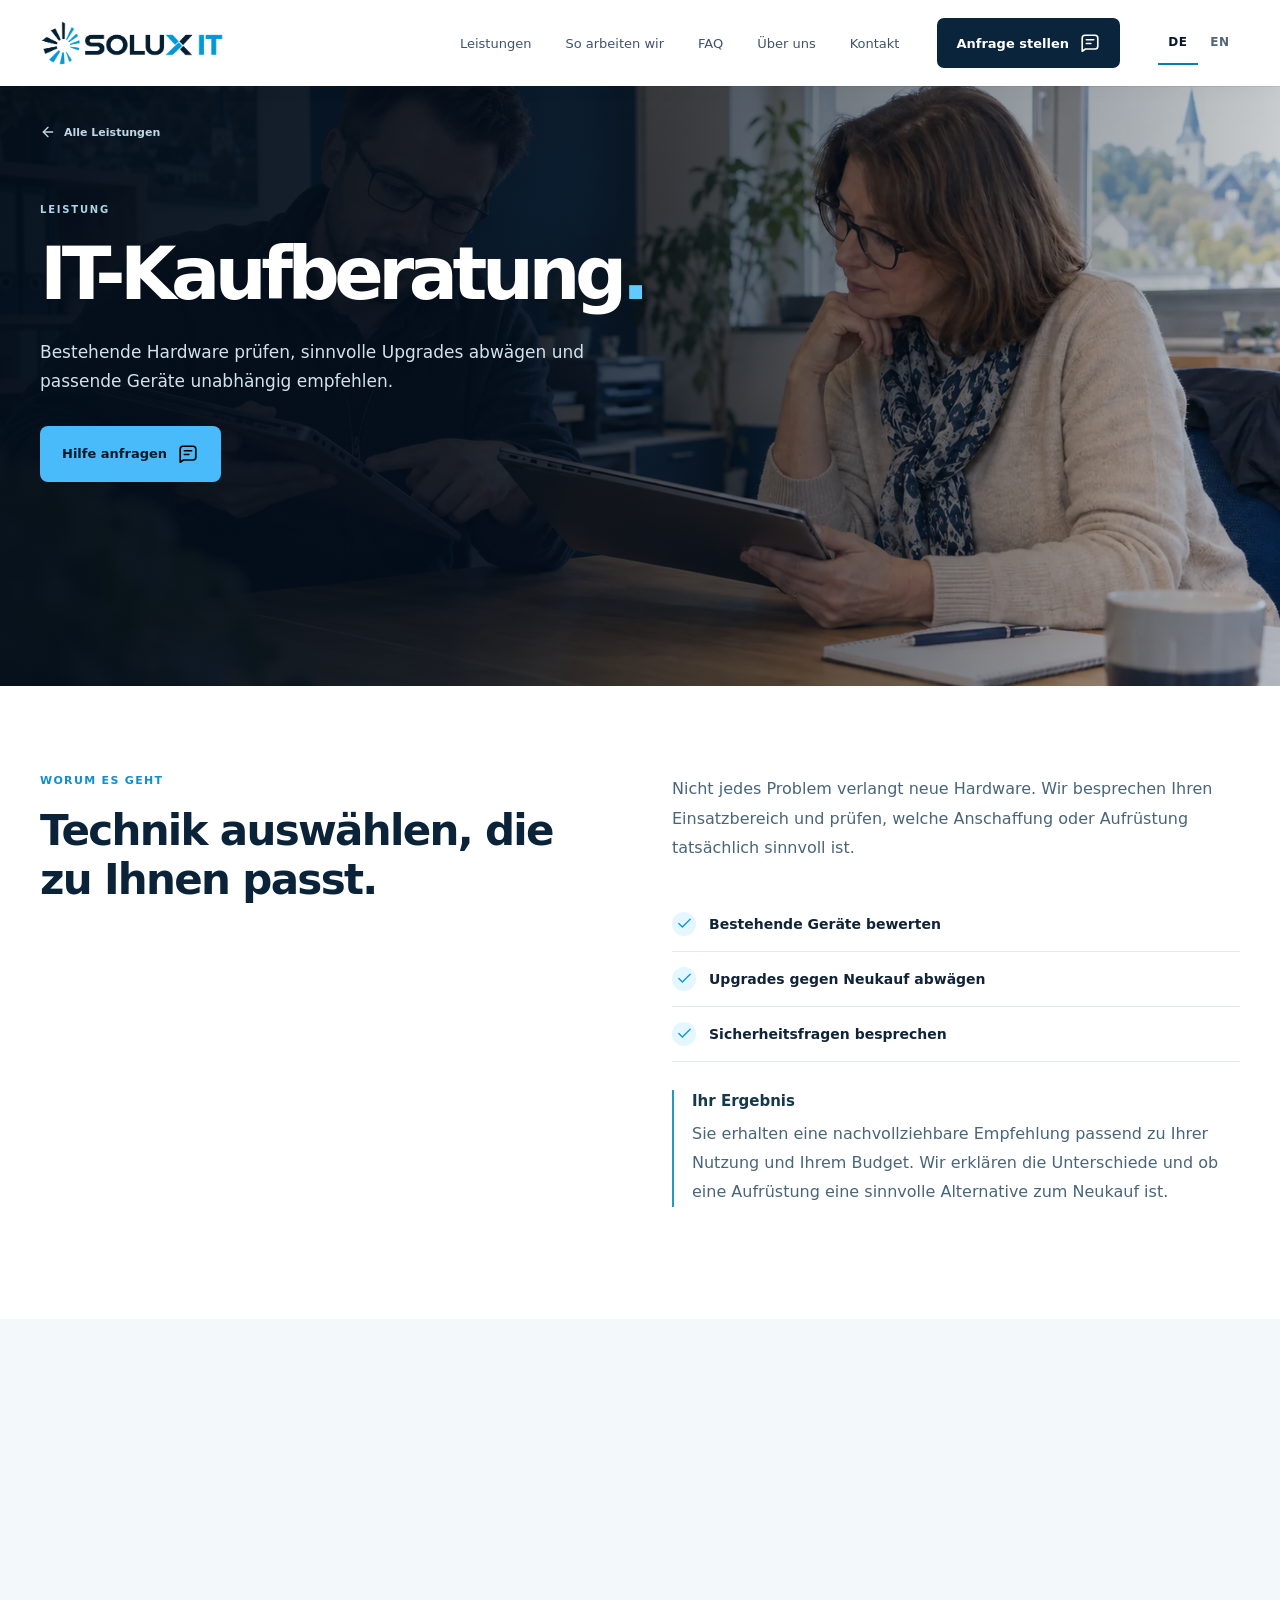
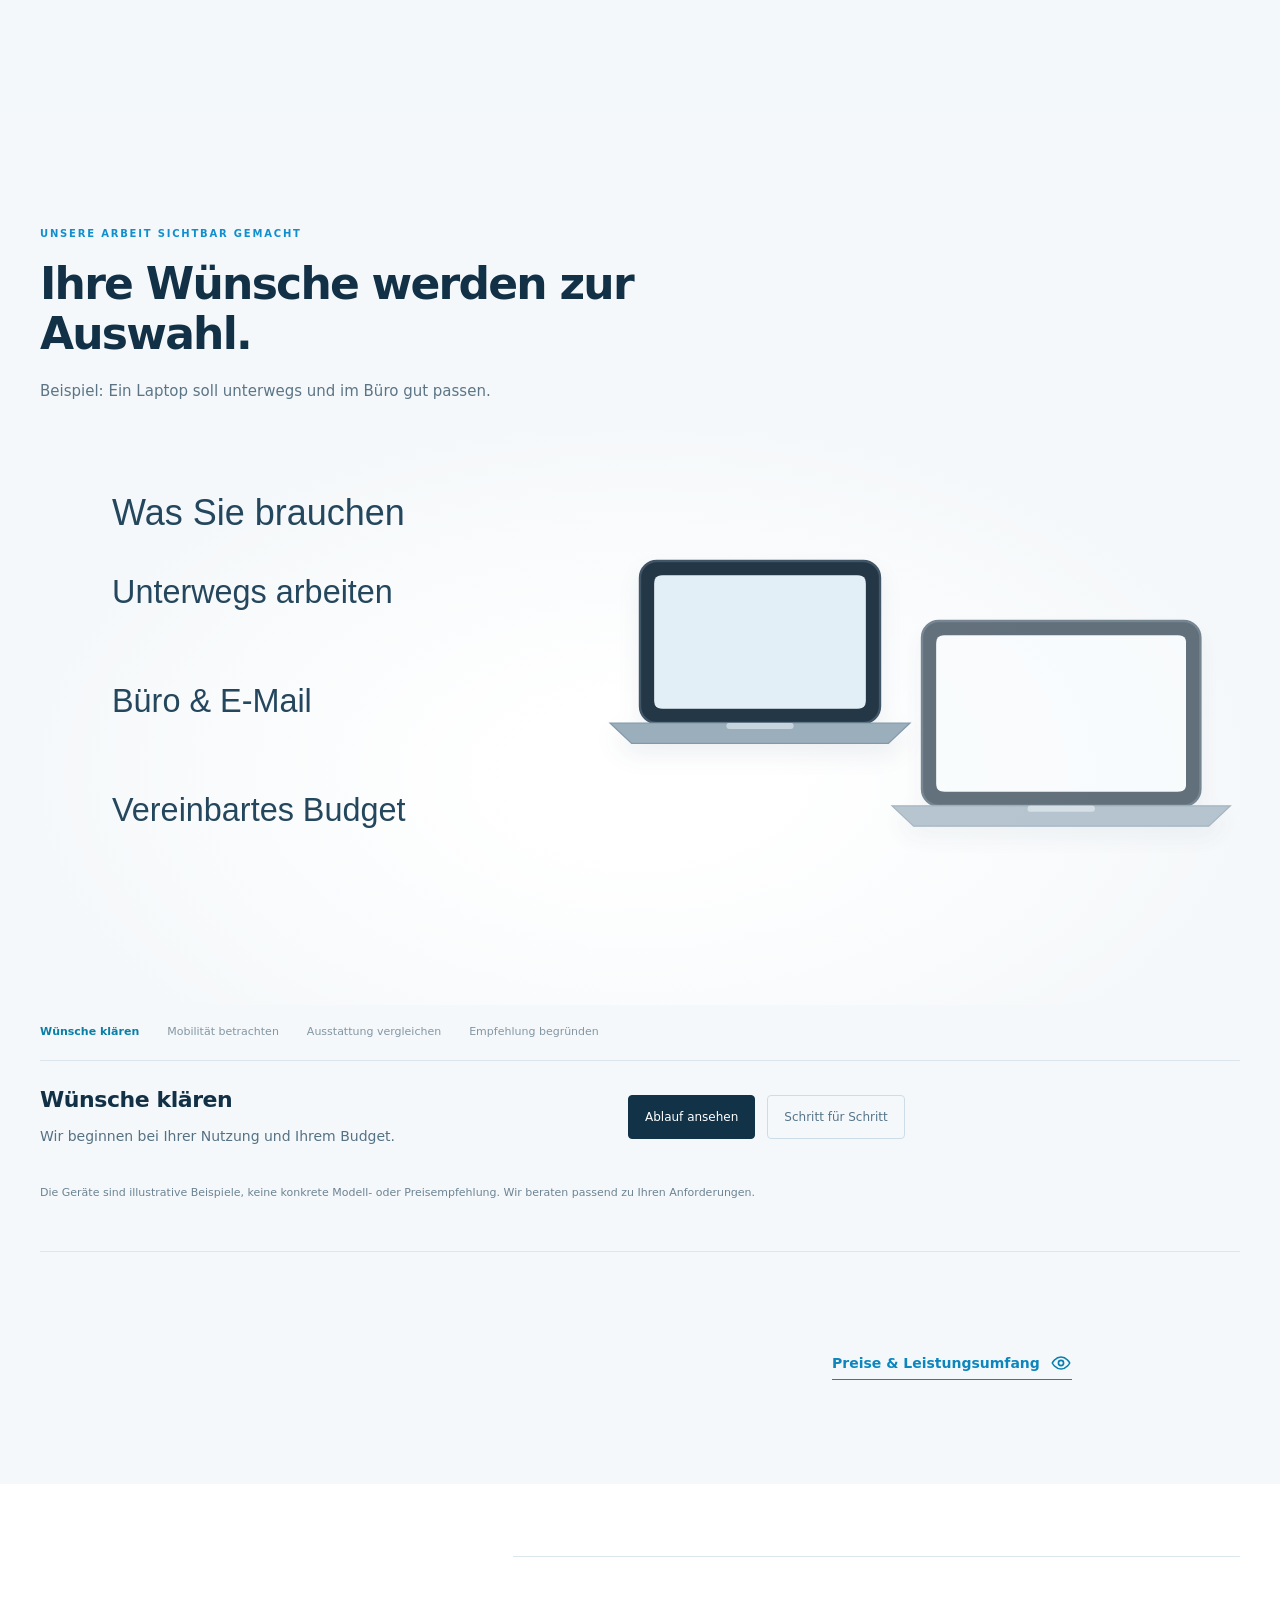
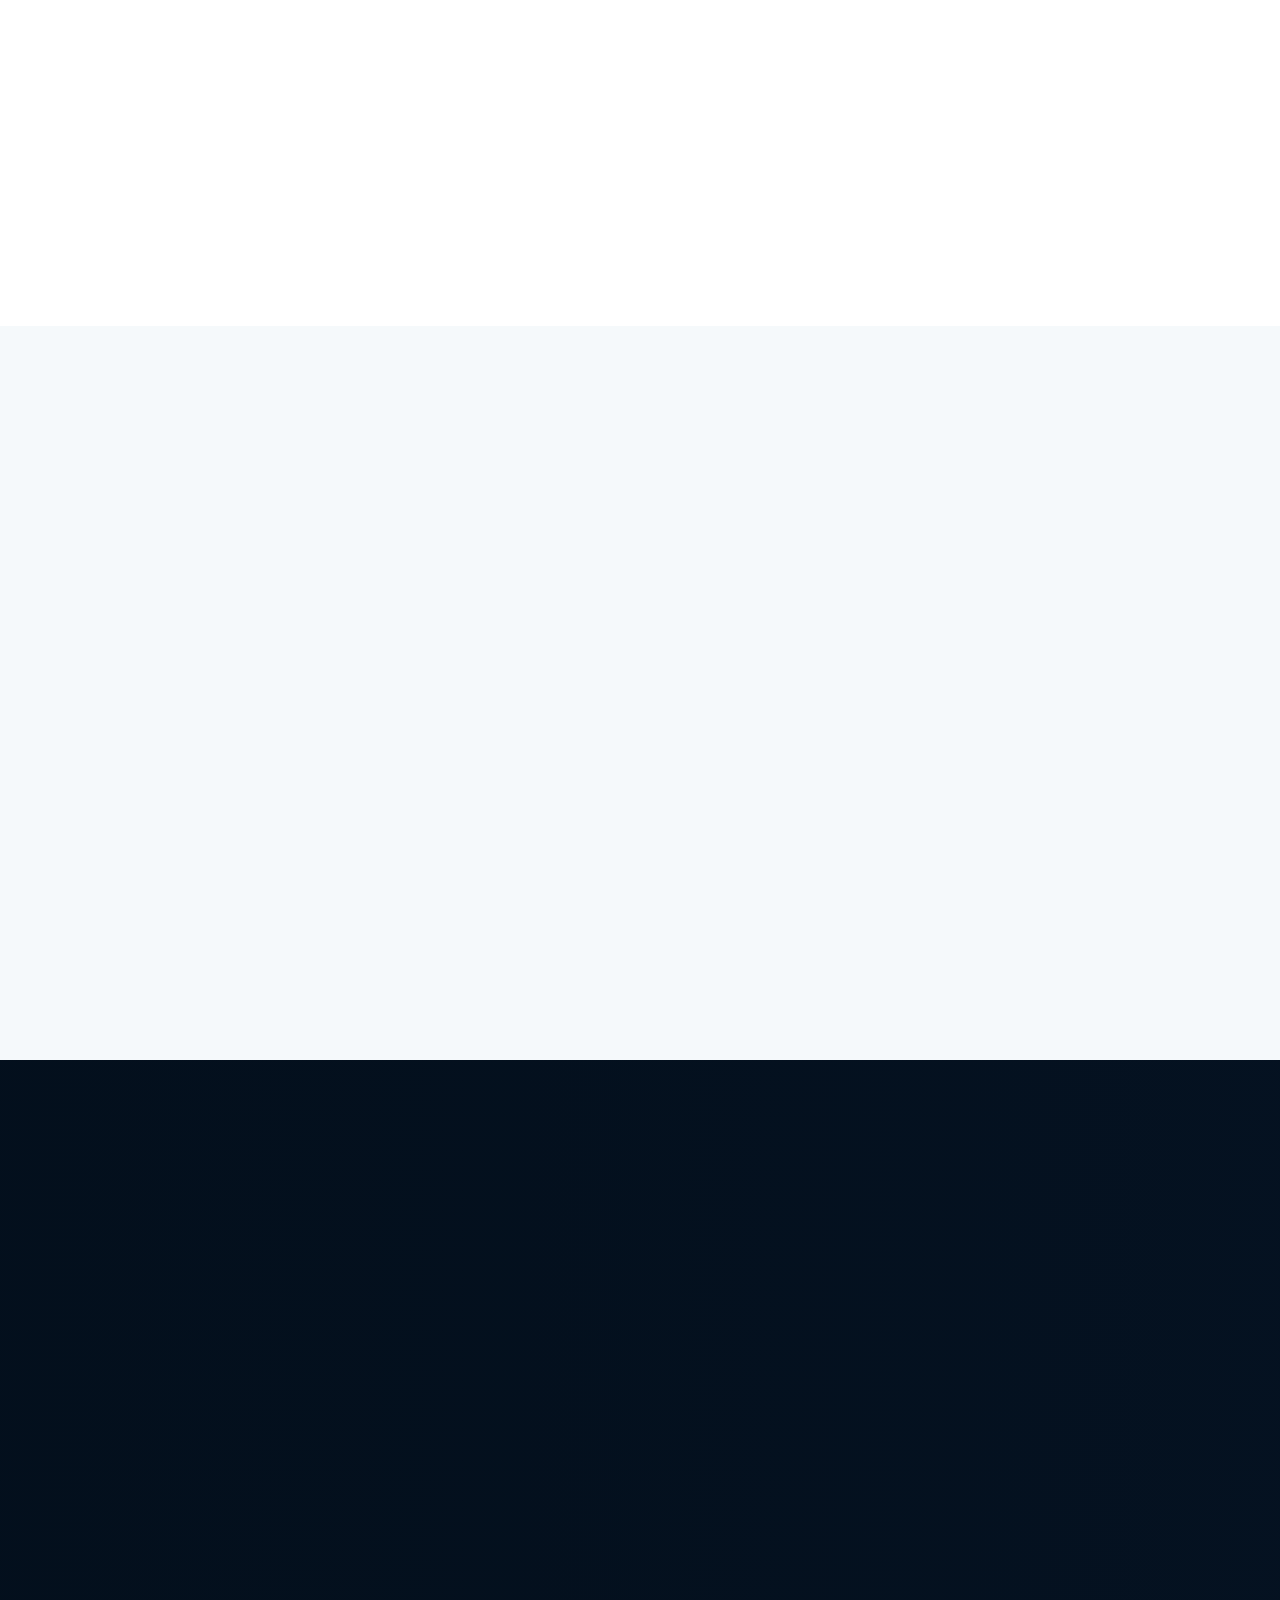
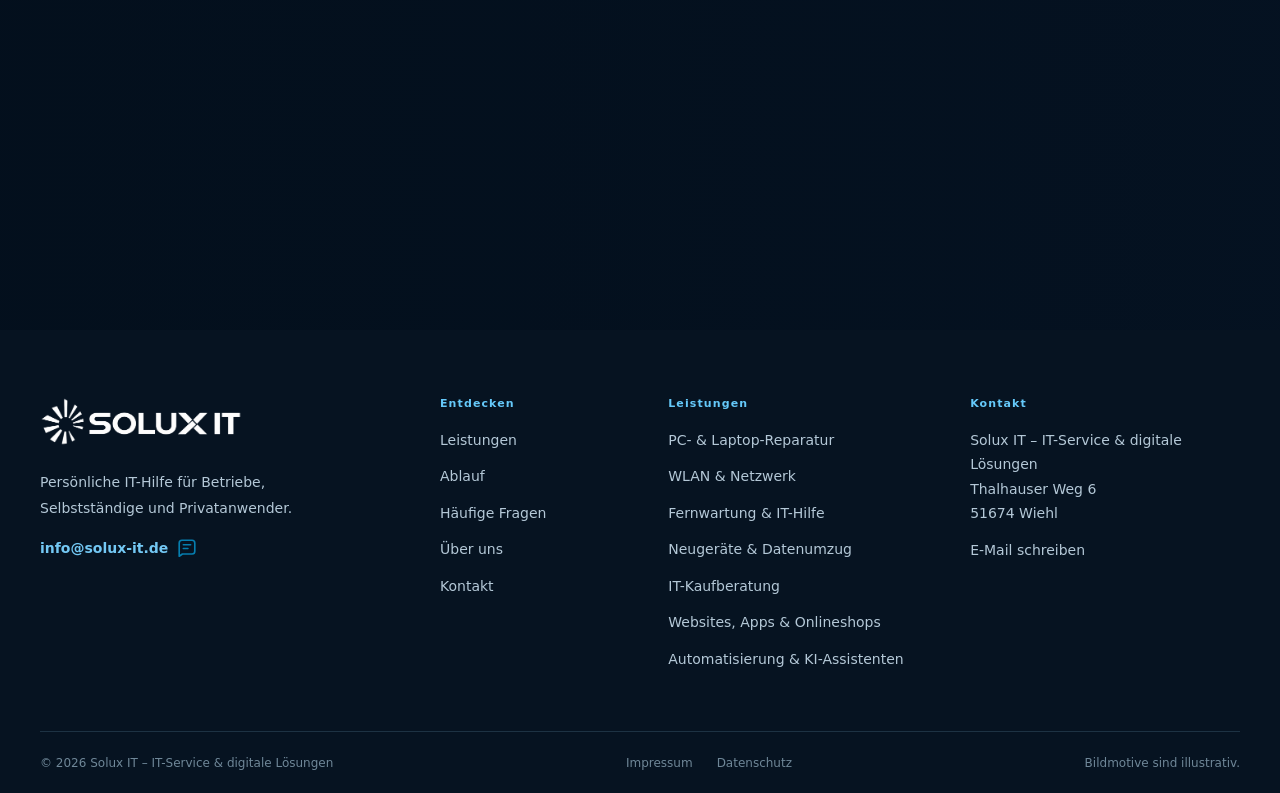
<file: it-kaufberatung.html>
﻿<!doctype html>
<html lang="de">
  <head>
    <meta charset="utf-8" />
    <meta content="width=device-width, initial-scale=1.0" name="viewport" />
    <meta content="#071629" name="theme-color" />
    <link rel="preload" as="image" href="solux-foto-94d5a2bb448f9c.webp?v=20261020-brille" type="image/webp" fetchpriority="high">
    <title>IT-Kaufberatung in Wiehl | Solux IT</title>
    <meta
      content="Bestehende Hardware prüfen, sinnvolle Upgrades abwägen und passende Geräte unabhängig empfehlen. Persönliche Hilfe von Solux IT aus Wiehl."
      name="description"
    />
    <meta content="noindex,nofollow" name="robots" />
    <link
      href="https://solux-it.de/it-kaufberatung.html"
      rel="canonical"
    />
    <meta content="website" property="og:type" />
    <meta content="de_DE" property="og:locale" />
    <meta content="Solux IT" property="og:site_name" />
    <meta content="IT-Kaufberatung in Wiehl | Solux IT" property="og:title" />
    <meta
      content="Bestehende Hardware prüfen, sinnvolle Upgrades abwägen und passende Geräte unabhängig empfehlen. Persönliche Hilfe von Solux IT aus Wiehl."
      property="og:description"
    />
    <meta
      content="https://solux-it.de/it-kaufberatung.html"
      property="og:url"
    />
    <link rel="icon" href="solux-favicon-20261023.png" type="image/png" sizes="32x32">
    <link rel="icon" href="favicon.ico?v=20261023" sizes="16x16 32x32 48x48 64x64">
    <link rel="apple-touch-icon" href="solux-touch-icon-20261023.png" sizes="180x180">

    <link href="style.css?v=20261024-clean-logo" rel="stylesheet" />
  
<script src="language.js?v=20261014-leistungsfeinschliff" defer></script>

    <meta property="og:image" content="https://solux-it.de/solux-linkvorschau-20261023.jpg">
    <meta property="og:image:secure_url" content="https://solux-it.de/solux-linkvorschau-20261023.jpg">
    <meta property="og:image:type" content="image/jpeg">
    <meta property="og:image:width" content="1200">
    <meta property="og:image:height" content="630">
    <meta property="og:image:alt" content="Solux IT – IT-Service &amp; digitale Lösungen">
    <meta name="twitter:card" content="summary_large_image">
    <meta name="twitter:image" content="https://solux-it.de/solux-linkvorschau-20261023.jpg">
    <meta name="twitter:image:alt" content="Solux IT – IT-Service &amp; digitale Lösungen">
      <link rel="preload" as="image" href="solux-logo-20261023.webp">
</head>
  <body class="site-refined">
    <div id="root">
      <a class="skip-link" href="#main">Zum Inhalt springen</a>
      <header class="site-header">
        <div class="container header-inner">
          <a aria-label="Solux IT – Startseite" class="brand site-brand" href="index.html"
            ><img class="site-brand-image" src="solux-logo-20261023.webp" width="983" height="242" alt="Solux IT" decoding="sync"></a
          >
          <nav
            aria-label="Hauptnavigation"
            class="main-nav"
            id="main-navigation"
          >
            <a href="index.html#leistungen">Leistungen</a
            ><a href="index.html#ablauf">So arbeiten wir</a
            ><a href="index.html#faq">FAQ</a
            ><a href="ueber-mich.html">Über uns</a><a href="index.html#kontakt">Kontakt</a>
          </nav>
          <a class="header-cta" href="#kontakt"
            >Anfrage stellen
            <img class="button-image-icon" src="icon-anfrage.svg" width="22" height="22" alt="" aria-hidden="true" decoding="async"></a>
          
          <details class="mobile-nav">
            <summary
              aria-controls="mobile-navigation"
              aria-label="Menü"
              class="menu-toggle"
            >
              <svg
                class="lucide lucide-menu menu-open-icon"
                fill="none"
                height="24"
                stroke="currentColor"
                stroke-linecap="round"
                stroke-linejoin="round"
                stroke-width="2"
                viewBox="0 0 24 24"
                width="24"
                xmlns="http://www.w3.org/2000/svg"
              >
                <line x1="4" x2="20" y1="12" y2="12"></line>
                <line x1="4" x2="20" y1="6" y2="6"></line>
                <line x1="4" x2="20" y1="18" y2="18"></line></svg
              ><svg
                aria-hidden="true"
                class="menu-close-icon"
                fill="none"
                height="24"
                stroke="currentColor"
                stroke-linecap="round"
                stroke-linejoin="round"
                stroke-width="2"
                viewBox="0 0 24 24"
                width="24"
                xmlns="http://www.w3.org/2000/svg"
              >
                <path d="M18 6 6 18"></path>
                <path d="m6 6 12 12"></path>
              </svg>
            </summary>
            <nav
              aria-label="Mobilnavigation"
              class="main-nav"
              id="mobile-navigation"
            >
              <a href="index.html#leistungen">Leistungen</a
              ><a href="index.html#ablauf">So arbeiten wir</a
              ><a href="index.html#faq">FAQ</a
              ><a href="ueber-mich.html">Über uns</a><a href="index.html#kontakt">Kontakt</a>
            </nav>
          </details>
        </div>
      </header>
      <main id="main">
        <section class="inner-hero service-photo-hero"><picture class="service-hero-picture"><img class="service-hero-image" src="solux-foto-94d5a2bb448f9c.webp?v=20261020-brille" alt="Illustratives Motiv zu IT-Kaufberatung" width="1920" height="1080" loading="eager" fetchpriority="high" decoding="sync"></picture>
          <div class="container">
            <a class="back-link" href="index.html#leistungen"
              ><svg
                class="lucide lucide-arrow-left"
                fill="none"
                height="16"
                stroke="currentColor"
                stroke-linecap="round"
                stroke-linejoin="round"
                stroke-width="2"
                viewBox="0 0 24 24"
                width="16"
                xmlns="http://www.w3.org/2000/svg"
              >
                <path d="m12 19-7-7 7-7"></path>
                <path d="M19 12H5"></path>
              </svg>
              Alle Leistungen</a
            >
            <div class="inner-hero-grid">
              <div>
                <span class="eyebrow eyebrow-light">LEISTUNG</span>
                <h1>IT-Kaufberatung<span>.</span></h1>
                <p>
                  Bestehende Hardware prüfen, sinnvolle Upgrades abwägen und
                  passende Geräte unabhängig empfehlen.
                </p>
                <a class="button button-primary" href="#kontakt"
                  >Hilfe anfragen
                  <img class="button-image-icon" src="icon-anfrage.svg" width="22" height="22" alt="" aria-hidden="true" decoding="async"></a>
              </div>
              
            </div>
          </div>
        </section>
        <section class="detail-section section-pad">
          <div class="container detail-grid">
            <div>
              <span class="eyebrow">WORUM ES GEHT</span>
              <h2>Technik auswählen, die zu Ihnen passt.</h2>
            </div>
            <div>
              <p class="detail-lead">
                Nicht jedes Problem verlangt neue Hardware. Wir besprechen Ihren Einsatzbereich und prüfen, welche Anschaffung oder Aufrüstung tatsächlich sinnvoll ist.
              </p>
              <ul class="feature-list">
                <li>
                  <span
                    ><svg
                      class="lucide lucide-check"
                      fill="none"
                      height="17"
                      stroke="currentColor"
                      stroke-linecap="round"
                      stroke-linejoin="round"
                      stroke-width="2"
                      viewBox="0 0 24 24"
                      width="17"
                      xmlns="http://www.w3.org/2000/svg"
                    >
                      <path d="M20 6 9 17l-5-5"></path></svg></span
                  >Bestehende Geräte bewerten
                </li>
                <li>
                  <span
                    ><svg
                      class="lucide lucide-check"
                      fill="none"
                      height="17"
                      stroke="currentColor"
                      stroke-linecap="round"
                      stroke-linejoin="round"
                      stroke-width="2"
                      viewBox="0 0 24 24"
                      width="17"
                      xmlns="http://www.w3.org/2000/svg"
                    >
                      <path d="M20 6 9 17l-5-5"></path></svg></span
                  >Upgrades gegen Neukauf abwägen
                </li>
                <li>
                  <span
                    ><svg
                      class="lucide lucide-check"
                      fill="none"
                      height="17"
                      stroke="currentColor"
                      stroke-linecap="round"
                      stroke-linejoin="round"
                      stroke-width="2"
                      viewBox="0 0 24 24"
                      width="17"
                      xmlns="http://www.w3.org/2000/svg"
                    >
                      <path d="M20 6 9 17l-5-5"></path></svg></span
                  >Sicherheitsfragen besprechen
                </li>
              </ul><p class="service-outcome"><strong>Ihr Ergebnis</strong><span>Sie erhalten eine nachvollziehbare Empfehlung passend zu Ihrer Nutzung und Ihrem Budget. Wir erklären die Unterschiede und ob eine Aufrüstung eine sinnvolle Alternative zum Neukauf ist.</span></p>
            </div>
          </div>
        </section>
        <section class="detail-process section-pad">
          <div class="container">
            <div class="section-heading">
              <span class="eyebrow">DER NÄCHSTE SCHRITT</span>
              <h2>Ihr Anliegen klären und das Vorgehen abstimmen.</h2>
            </div>
            <div class="process-grid">
              <div class="process-card reveal">
                
                <div class="process-line"></div>
                <h3>Anforderungen und Budget besprechen</h3>
              </div>
              <div class="process-card reveal">
                
                <div class="process-line"></div>
                <h3>Vorhandene Technik prüfen</h3>
              </div>
              <div class="process-card reveal">
                
                <div class="process-line"></div>
                <h3>Möglichkeiten verständlich vergleichen</h3>
              </div>
            </div>
          </div>
        </section>
        <section class="ax-demo ax-advice section-pad" data-ax-demo="advice" data-step="0" aria-labelledby="ax-advice-title"><div class="container"><div class="ax-heading"><span class="eyebrow">UNSERE ARBEIT SICHTBAR GEMACHT</span><h2 id="ax-advice-title">Ihre Wünsche werden zur Auswahl.</h2><p>Beispiel: Ein Laptop soll unterwegs und im Büro gut passen.</p></div><div class="ax-canvas"><svg class="ax-art" viewBox="0 0 1000 480" data-mobile-viewbox="0 0 530 700" aria-hidden="true"><defs><linearGradient id="ax-metal-advice" x2="0" y2="1"><stop stop-color="#3b4c5a"/><stop offset="1" stop-color="#132737"/></linearGradient><filter id="ax-shadow-advice" x="-20%" y="-20%" width="140%" height="150%"><feDropShadow dx="0" dy="12" stdDeviation="10" flood-color="#102e42" flood-opacity=".12"/></filter></defs><text x="60" y="80" class="ax-brief-title" style="font-size:30px">Was Sie brauchen</text><text x="60" y="145" class="ax-brief-copy" style="font-size:27px">Unterwegs arbeiten</text><g class="ax-advice-criterion ax-advice-c0"><path d="M63 163H400" class="ax-line"/><text x="63" y="199" class="ax-criterion" style="font-size:22px">Gewicht &amp; Akku</text><rect class="ax-action-cue" data-ax-focus-step="1" x="53" y="174" width="350" height="42" rx="7" fill="none" stroke="none" aria-hidden="true"/></g><text x="60" y="236" class="ax-brief-copy" style="font-size:27px">Büro &amp; E-Mail</text><g class="ax-advice-criterion ax-advice-c1"><path d="M63 254H400" class="ax-line"/><text x="63" y="290" class="ax-criterion" style="font-size:22px">Passende Leistung</text><rect class="ax-action-cue" data-ax-focus-step="2" x="53" y="265" width="350" height="42" rx="7" fill="none" stroke="none" aria-hidden="true"/></g><text x="60" y="327" class="ax-brief-copy" style="font-size:27px">Vereinbartes Budget</text><g class="ax-advice-criterion ax-advice-c2"><path d="M63 345H400" class="ax-line"/><text x="63" y="381" class="ax-criterion" style="font-size:22px">Sinnvolle Ausstattung</text></g><g class="ax-advice-devices" transform="translate(490 95)"><g class="ax-laptop ax-advice-light"><rect x="10" y="15" width="200" height="135" rx="14" class="ax-case"/><rect x="22" y="27" width="176" height="111" rx="7" class="ax-screen"/><rect x="22" y="27" width="176" height="111" rx="5" class="ax-wallpaper"/><path d="M-15 150h250l-18 17H3Z" class="ax-base"/><rect x="82.0" y="150" width="56" height="5" rx="2" class="ax-notch"/></g><g class="ax-laptop ax-advice-heavy"><rect x="245" y="65" width="232" height="154" rx="14" class="ax-case"/><rect x="257" y="77" width="208" height="130" rx="7" class="ax-screen"/><rect x="257" y="77" width="208" height="130" rx="5" class="ax-screen"/><path d="M220 219h282l-18 17H238Z" class="ax-base"/><rect x="333.0" y="219" width="56" height="5" rx="2" class="ax-notch"/></g><g class="ax-advice-recommend"><path d="M5 4h210v165H5Z" class="ax-device-emphasis"/><svg x="184" y="170" width="26" height="26" viewBox="0 0 24 24" class="ax-icon" fill="none" stroke="currentColor" stroke-width="1.6" stroke-linecap="round" stroke-linejoin="round"><path d="m5 12 4 4 10-10"/></svg><text x="110" y="226" class="ax-note-text" text-anchor="middle" style="font-size:24px">Passend zur Nutzung</text><rect class="ax-action-cue" data-ax-focus-step="3" x="5" y="4" width="210" height="165" rx="7" fill="none" stroke="none" aria-hidden="true"/></g></g></svg></div><ol class="ax-stages"><li data-ax-stage="0">Wünsche klären</li><li data-ax-stage="1">Mobilität betrachten</li><li data-ax-stage="2">Ausstattung vergleichen</li><li data-ax-stage="3">Empfehlung begründen</li></ol><div class="ax-explanation"><div class="ax-caption" data-ax-caption="0"><h3>Wünsche klären</h3><p>Wir beginnen bei Ihrer Nutzung und Ihrem Budget.</p></div><div class="ax-caption" data-ax-caption="1"><h3>Mobilität betrachten</h3><p>Für unterwegs betrachten wir Gewicht und Akku.</p></div><div class="ax-caption" data-ax-caption="2"><h3>Ausstattung vergleichen</h3><p>Büroaufgaben und Budget bestimmen die sinnvolle Ausstattung.</p></div><div class="ax-caption" data-ax-caption="3"><h3>Empfehlung begründen</h3><p>Wir besprechen, warum ein Gerät zu Ihrer Nutzung passt.</p></div><div class="ax-controls" hidden><button class="ax-play" type="button">Ablauf ansehen</button><button class="ax-manual" type="button">Schritt für Schritt</button><button class="ax-pause" type="button" hidden>Anhalten</button></div></div><p class="ax-status" role="status" aria-live="polite" aria-atomic="true"></p><p class="ax-note">Die Geräte sind illustrative Beispiele, keine konkrete Modell- oder Preisempfehlung. Wir beraten passend zu Ihren Anforderungen.</p></div></section><section class="service-rate"><div class="container"><div><span class="eyebrow">TRANSPARENTE PREISE</span><h2>IT-Kaufberatung · 29 € / 30 Minuten</h2><p>Unabhängige Empfehlungen für Ihren Bedarf. Abrechnung in 30-Minuten-Einheiten; Anschaffung und Einrichtung sind nicht enthalten.</p><small>Endpreise gemäß § 19 UStG, ohne Ausweis von Umsatzsteuer.</small></div><a class="text-link" href="index.html#preise">Preise &amp; Leistungsumfang <img class="button-image-icon" src="icon-ansehen.svg" width="22" height="22" alt="" aria-hidden="true" decoding="async"></a></div></section><section class="faq-section section-pad" id="faq">
          <div class="container faq-grid">
            <div>
              <span class="eyebrow">GUT ZU WISSEN</span>
              <h2>Häufige Fragen.</h2>
              <p>
                Falls Ihre Frage nicht dabei ist, schreiben Sie uns einfach.
              </p>
              <a class="text-link" href="index.html#kontakt"
                >Frage stellen
                <img class="button-image-icon" src="icon-anfrage.svg" width="22" height="22" alt="" aria-hidden="true" decoding="async"></a>
            </div>
            <div class="faq-list">
              <details class="faq-item">
                <summary>
                  <span>Verkaufen Sie bestimmte Geräte?</span
                  ><svg
                    class="lucide lucide-chevron-down faq-chevron"
                    fill="none"
                    height="20"
                    stroke="currentColor"
                    stroke-linecap="round"
                    stroke-linejoin="round"
                    stroke-width="2"
                    viewBox="0 0 24 24"
                    width="20"
                    xmlns="http://www.w3.org/2000/svg"
                  >
                    <path d="m6 9 6 6 6-6"></path>
                  </svg>
                </summary>
                <p>
                  Unsere Beratung orientiert sich an Ihrem Bedarf und an sinnvollen Lösungen für die vorhandene Technik.
                </p>
              </details>
              <details class="faq-item">
                <summary>
                  <span>Beraten Sie auch zur IT-Sicherheit?</span
                  ><svg
                    class="lucide lucide-chevron-down faq-chevron"
                    fill="none"
                    height="20"
                    stroke="currentColor"
                    stroke-linecap="round"
                    stroke-linejoin="round"
                    stroke-width="2"
                    viewBox="0 0 24 24"
                    width="20"
                    xmlns="http://www.w3.org/2000/svg"
                  >
                    <path d="m6 9 6 6 6-6"></path>
                  </svg>
                </summary>
                <p>
                  Ja, ein Sicherheitscheck gegen Phishing wird als Teil der
                  Beratung angeboten.
                </p>
              </details>
            </div>
          </div>
        </section>
        <div class="container workflow-related"><span>Wiederkehrende Aufgaben vereinfachen?</span><a class="text-link" href="automatisierung-workflows.html">Automatisierung &amp; Workflows <img class="button-image-icon" src="icon-ansehen.svg" width="22" height="22" alt="" aria-hidden="true" decoding="async"></a></div><section class="related-section section-pad">
          <div class="container">
            <div class="section-heading">
              <span class="eyebrow">AUCH INTERESSANT</span>
              <h2>Weitere <span>Leistungen.</span></h2>
            </div>
            <div class="related-grid">
              <a class="service-card reveal" href="pc-laptop-reparatur.html"
                ><div class="service-card-media">
                  <picture class="embedded-picture"
                    ><source
                      media="(max-width: 700px) and (min-width: 1921px), (min-width: 3841px), (max-width: 700px) and (min-width: 1537px) and (min-resolution: 1.25dppx), (min-width: 3073px) and (min-resolution: 1.25dppx), (max-width: 700px) and (min-width: 1281px) and (min-resolution: 1.5dppx), (min-width: 2561px) and (min-resolution: 1.5dppx), (max-width: 700px) and (min-width: 961px) and (min-resolution: 2dppx), (min-width: 1921px) and (min-resolution: 2dppx), (max-width: 700px) and (min-width: 641px) and (min-resolution: 3dppx), (min-width: 1281px) and (min-resolution: 3dppx), (max-width: 700px) and (min-width: 481px) and (min-resolution: 4dppx), (min-width: 961px) and (min-resolution: 4dppx)"
                      srcset="
                        solux-bild-6e6a990434abfc.webp
                      " />
                    <source
                      media="(max-width: 700px) and (min-width: 961px), (min-width: 1921px), (max-width: 700px) and (min-width: 769px) and (min-resolution: 1.25dppx), (min-width: 1537px) and (min-resolution: 1.25dppx), (max-width: 700px) and (min-width: 641px) and (min-resolution: 1.5dppx), (min-width: 1281px) and (min-resolution: 1.5dppx), (max-width: 700px) and (min-width: 481px) and (min-resolution: 2dppx), (min-width: 961px) and (min-resolution: 2dppx), (max-width: 700px) and (min-width: 321px) and (min-resolution: 3dppx), (min-width: 701px) and (min-resolution: 3dppx), (max-width: 700px) and (min-width: 241px) and (min-resolution: 4dppx), (min-width: 701px) and (min-resolution: 4dppx)"
                      srcset="
                        solux-bild-cf78ce8372e84d.webp
                      " />
                    <img
                      alt=""
                      class=""
                      decoding="async"
                      height="1080"
                      loading="lazy"
                      src="solux-bild-5966f1b6c68751.webp"
                      width="1920" /></picture
                  >
                </div>
                <div class="service-card-content">
                  <h3>PC- &amp; Laptop-Reparatur</h3>
                  <p>
                    Wenn der Rechner streikt, beginnt Hilfe mit einer klaren
                    Diagnose.
                  </p>
                  <span class="service-card-link"
                    >Leistung ansehen
                    <img class="button-image-icon" src="icon-ansehen.svg" width="22" height="22" alt="" aria-hidden="true" decoding="async"></span></div></a
              ><a class="service-card reveal" href="wlan-netzwerk.html"
                ><div class="service-card-media">
                  <picture class="embedded-picture"
                    ><source
                      media="(max-width: 700px) and (min-width: 1921px), (min-width: 3841px), (max-width: 700px) and (min-width: 1537px) and (min-resolution: 1.25dppx), (min-width: 3073px) and (min-resolution: 1.25dppx), (max-width: 700px) and (min-width: 1281px) and (min-resolution: 1.5dppx), (min-width: 2561px) and (min-resolution: 1.5dppx), (max-width: 700px) and (min-width: 961px) and (min-resolution: 2dppx), (min-width: 1921px) and (min-resolution: 2dppx), (max-width: 700px) and (min-width: 641px) and (min-resolution: 3dppx), (min-width: 1281px) and (min-resolution: 3dppx), (max-width: 700px) and (min-width: 481px) and (min-resolution: 4dppx), (min-width: 961px) and (min-resolution: 4dppx)"
                      srcset="
                        solux-bild-9c1aa67f9f814d.webp
                      " />
                    <source
                      media="(max-width: 700px) and (min-width: 961px), (min-width: 1921px), (max-width: 700px) and (min-width: 769px) and (min-resolution: 1.25dppx), (min-width: 1537px) and (min-resolution: 1.25dppx), (max-width: 700px) and (min-width: 641px) and (min-resolution: 1.5dppx), (min-width: 1281px) and (min-resolution: 1.5dppx), (max-width: 700px) and (min-width: 481px) and (min-resolution: 2dppx), (min-width: 961px) and (min-resolution: 2dppx), (max-width: 700px) and (min-width: 321px) and (min-resolution: 3dppx), (min-width: 701px) and (min-resolution: 3dppx), (max-width: 700px) and (min-width: 241px) and (min-resolution: 4dppx), (min-width: 701px) and (min-resolution: 4dppx)"
                      srcset="
                        solux-bild-97f60228b2a3f9.webp
                      " />
                    <img
                      alt=""
                      class=""
                      decoding="async"
                      height="1080"
                      loading="lazy"
                      src="solux-bild-19f1bace8b68e3.webp?v=20261020-brille"
                      width="1920" /></picture
                  >
                </div>
                <div class="service-card-content">
                  <h3>WLAN &amp; Netzwerk</h3>
                  <p>Stabile Verbindung für Zuhause, Büro und Homeoffice.</p>
                  <span class="service-card-link"
                    >Leistung ansehen
                    <img class="button-image-icon" src="icon-ansehen.svg" width="22" height="22" alt="" aria-hidden="true" decoding="async"></span></div></a
              >
<a class="service-card reveal" href="websites-apps-onlineshops.html">
  <div class="service-card-media"><img src="websites-apps-onlineshops.jpg" alt="IT-Arbeitsplatz mit Website-Entwicklung und mobiler Shopansicht" loading="lazy" decoding="async" style="display:block;width:100%;height:100%;object-fit:cover;object-position:center" /></div>
  <div class="service-card-content"><h3>Websites, Apps &amp; Onlineshops</h3>
  <p>Individuelle Websites, Webanwendungen, Apps und Onlineshops – passend zu Ihrem Vorhaben.</p>
  <span class="service-card-link">Leistung ansehen <img class="button-image-icon" src="icon-ansehen.svg" width="22" height="22" alt="" aria-hidden="true" decoding="async"></span></div></a>
            </div>
          </div>
        </section>
        <section class="contact-section" id="kontakt">
          <picture class="embedded-picture"
            ><source
              media="(min-width: 1921px), (min-width: 1537px) and (min-resolution: 1.25dppx), (min-width: 1281px) and (min-resolution: 1.5dppx), (min-width: 961px) and (min-resolution: 2dppx), (min-width: 641px) and (min-resolution: 3dppx), (min-width: 481px) and (min-resolution: 4dppx)"
              srcset="
                solux-bild-c579e3dda70bef.webp
              " />
            <source
              media="(min-width: 961px), (min-width: 769px) and (min-resolution: 1.25dppx), (min-width: 641px) and (min-resolution: 1.5dppx), (min-width: 481px) and (min-resolution: 2dppx), (min-width: 321px) and (min-resolution: 3dppx), (min-width: 241px) and (min-resolution: 4dppx)"
              srcset="
                solux-bild-7bfc43656570e0.webp
              " />
            <img
              alt=""
              class="contact-photo"
              decoding="async"
              height="1080"
              loading="lazy"
              src="solux-bild-e47767a276a3ca.webp"
              width="1920"
          /></picture>
          <div class="container contact-grid">
            <div class="contact-copy reveal">
              <span class="eyebrow eyebrow-light">KONTAKT</span>
              <h2>Ein Problem weniger.<br /><em>Einfach anfragen.</em></h2>
              <p>
                Beschreiben Sie Ihr Problem oder Ihre Projektidee. Wir melden uns mit einer ersten Einschätzung zum nächsten Schritt.
              </p>
              <div class="contact-side-note">
                <span class="contact-side-icon"
                  ><svg
                    class="lucide lucide-mail"
                    fill="none"
                    height="20"
                    stroke="currentColor"
                    stroke-linecap="round"
                    stroke-linejoin="round"
                    stroke-width="2"
                    viewBox="0 0 24 24"
                    width="20"
                    xmlns="http://www.w3.org/2000/svg"
                  >
                    <rect height="16" rx="2" width="20" x="2" y="4"></rect>
                    <path
                      d="m22 7-8.97 5.7a1.94 1.94 0 0 1-2.06 0L2 7"
                    ></path></svg
                ></span>
                <div>
                  <small>Lieber direkt per E-Mail?</small
                  ><a href="mailto:info@solux-it.de"
                    >info@solux-it.de</a
                  >
                </div>
              </div>
            <div class="enquiry-next"><span class="eyebrow">SO GEHT ES WEITER</span><ol><li>Wir melden uns und klären Ihr Anliegen.</li><li>Wir stimmen Vorgehen, Umfang und mögliche Kosten ab.</li><li>Die Arbeit beginnt erst nach Ihrer Zustimmung.</li></ol><p>Ihre Anfrage ist unverbindlich und noch kein Auftrag.</p></div></div>
            <form
              action="https://api.web3forms.com/submit"
              class="contact-form reveal"
              method="POST"
            ><input type="hidden" name="language" value="de" />
              <input
                name="access_key"
                type="hidden"
                value="adae34df-b7ac-4271-bcfc-11414bb70fb1"
              /><input
                name="subject"
                type="hidden"
                value="Neue IT-Anfrage über Website (Solux IT)"
              /><input
                name="from_name"
                type="hidden"
                value="Solux IT Website"
              /><input
                aria-hidden="true"
                autocomplete="off"
                class="honeypot"
                name="botcheck"
                tabindex="-1"
                type="checkbox"
              />
              <div class="form-heading">
                <span>Ihre Anfrage</span><span>01 / 04</span>
              </div>
              <div class="form-row">
                <label for="name"
                  >Ihr Name <b>*</b
                  ><input
                    autocomplete="name"
                    id="name"
                    name="name"
                    placeholder="Ihr Name"
                    required=""
                    type="text" /></label
                ><label for="kontaktweg"
                  >Telefon oder E-Mail <b>*</b
                  ><input
                    id="kontaktweg"
                    name="kontakt"
                    placeholder="So erreichen wir Sie"
                    required=""
                    type="text"
                /></label>
              </div>
              <label for="kategorie"
                >Worum geht es?<select id="kategorie" name="kategorie" required><option value="" disabled>Bitte Thema wählen</option><option value="PC/Laptop Reparatur">PC &amp; Laptop</option><option value="WLAN &amp; Netzwerk">WLAN &amp; Netzwerk</option><option value="Fernwartung">Fernwartung</option><option value="Neugeräte &amp; Datenumzug">Neugeräte &amp; Datenumzug</option><option value="IT-Kaufberatung" selected>IT-Kaufberatung</option><option value="Websites, Webanwendungen, Apps &amp; Onlineshops">Websites, Apps &amp; Onlineshops</option><option value="Automatisierung">Automatisierung &amp; KI-Assistenten</option><option value="Sonstiges">Anderes Anliegen / noch unsicher</option></select></label
              ><label for="nachricht"
                >Beschreiben Sie Ihr Anliegen <b>*</b
                ><textarea
                  id="nachricht"
                  name="nachricht"
                  placeholder="Welches Gerät oder Problem betrifft es? Was möchten Sie erreichen?"
                  required=""
                  rows="4"
                ></textarea></label
              ><p class="form-help">Eine kurze Beschreibung reicht. Bitte senden Sie keine Passwörter, Zugangscodes oder Zahlungsdaten.</p><label class="check-label" for="privacy-check"
                ><input
                  id="privacy-check"
                  name="datenschutz"
                  required=""
                  type="checkbox"
                /><span
                  >Ich habe die
                  <a href="datenschutz.html">Datenschutzerklärung</a> gelesen
                  und stimme der Kontaktaufnahme zu.</span
                ></label
              ><button class="form-submit" type="submit">
                Anfrage absenden
                <img class="button-image-icon" src="icon-anfrage.svg" width="22" height="22" alt="" aria-hidden="true" decoding="async">
              </button>
              <p aria-live="polite" class="form-status" role="status"></p>
            </form>
          </div>
        </section>
      </main>
      <footer class="site-footer">
        <div class="container footer-top">
          <div class="footer-intro">
            <a
              aria-label="Solux IT – Startseite"
              class="brand brand-light site-brand"
              href="index.html"
              ><img class="site-brand-image" src="solux-logo-20261023.webp" width="983" height="242" alt="Solux IT" decoding="sync"></a
            >
            <p>
              Persönliche IT-Hilfe für Betriebe, Selbstständige und
              Privatanwender.
            </p>
            <a class="footer-mail" href="mailto:info@solux-it.de"
              >info@solux-it.de
              <img class="button-image-icon" src="icon-anfrage.svg" width="22" height="22" alt="" aria-hidden="true" decoding="async"></a>
          </div>
          <div>
            <span class="footer-label">Entdecken</span
            ><a href="index.html#leistungen">Leistungen</a
            ><a href="index.html#ablauf">Ablauf</a
            ><a href="index.html#faq">Häufige Fragen</a
            ><a href="ueber-mich.html">Über uns</a><a href="index.html#kontakt">Kontakt</a>
          </div>
          <div>
            <span class="footer-label">Leistungen</span
            ><a href="pc-laptop-reparatur.html">PC- &amp; Laptop-Reparatur</a><a href="wlan-netzwerk.html">WLAN &amp; Netzwerk</a><a href="fernwartung-it-hilfe.html">Fernwartung &amp; IT-Hilfe</a><a href="neugeraete-datenumzug.html">Neugeräte &amp; Datenumzug</a><a href="it-kaufberatung.html">IT-Kaufberatung</a><a href="websites-apps-onlineshops.html">Websites, Apps &amp; Onlineshops</a><a href="automatisierung-workflows.html">Automatisierung &amp; KI-Assistenten</a></div>
          <div>
            <span class="footer-label">Kontakt</span>
            <p>
              Solux IT – IT-Service &amp; digitale Lösungen<br />Thalhauser Weg 6<br />51674
              Wiehl
            </p>
            <a href="mailto:info@solux-it.de">E-Mail schreiben</a>
          </div>
        </div>
        <div class="container footer-bottom">
          <span>© 2026 Solux IT – IT-Service &amp; digitale Lösungen</span>
          <div>
            <a href="impressum.html">Impressum</a
            ><a href="datenschutz.html">Datenschutz</a>
          </div>
          <span>Bildmotive sind illustrativ.</span>
        </div>
      </footer>
    </div>
  </body>
</html>
</file>
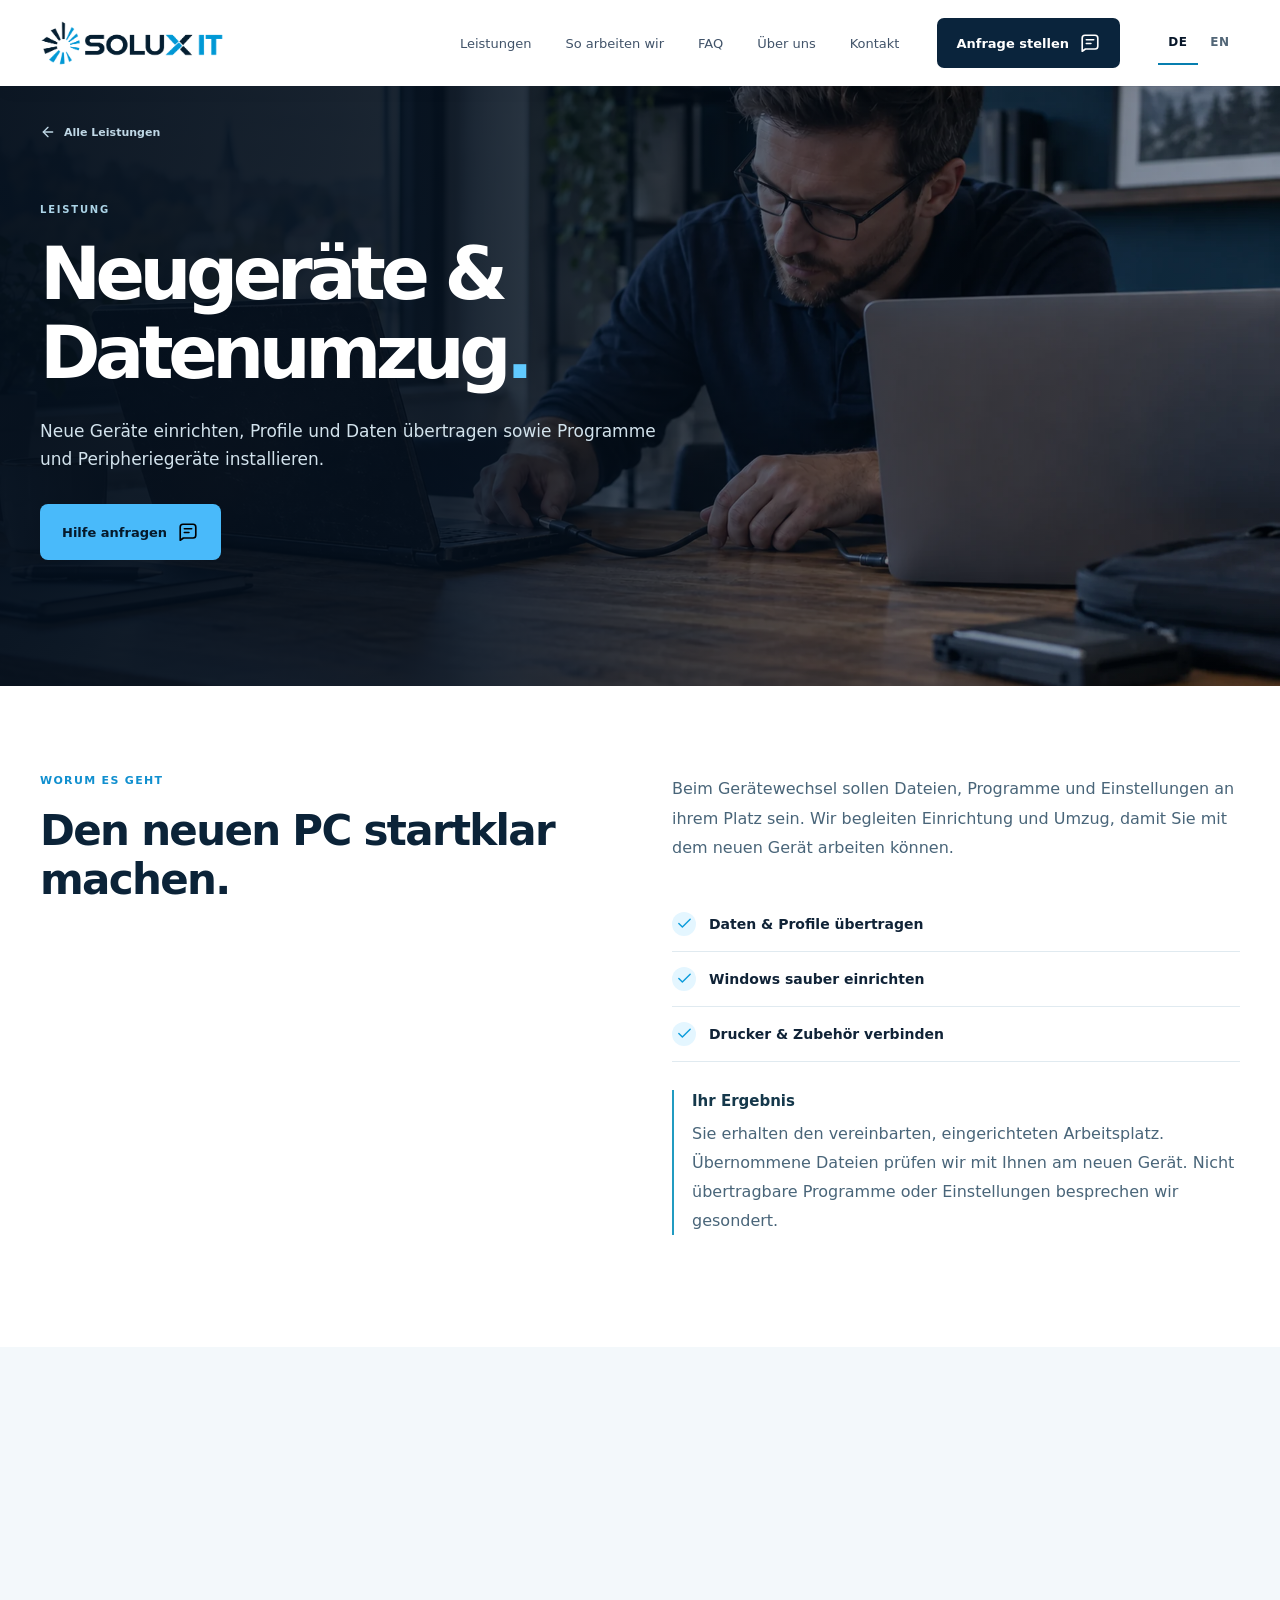
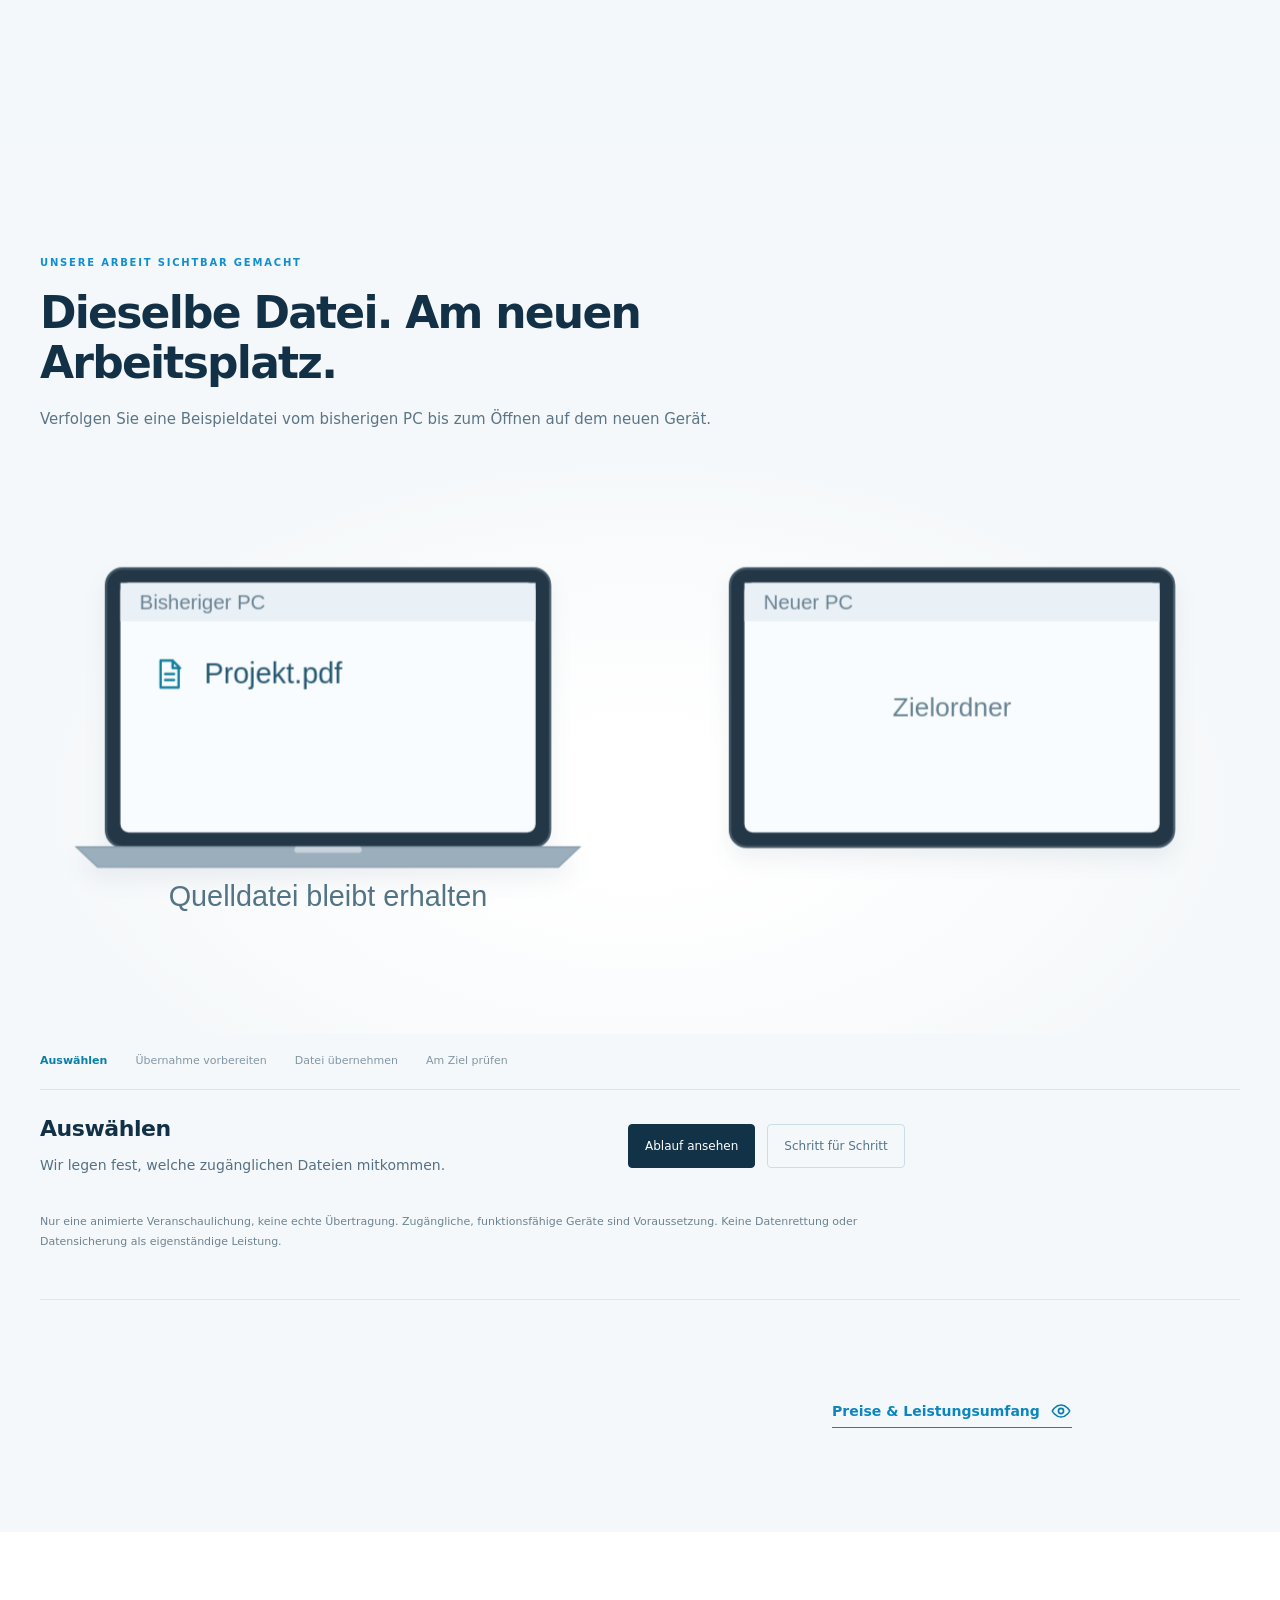
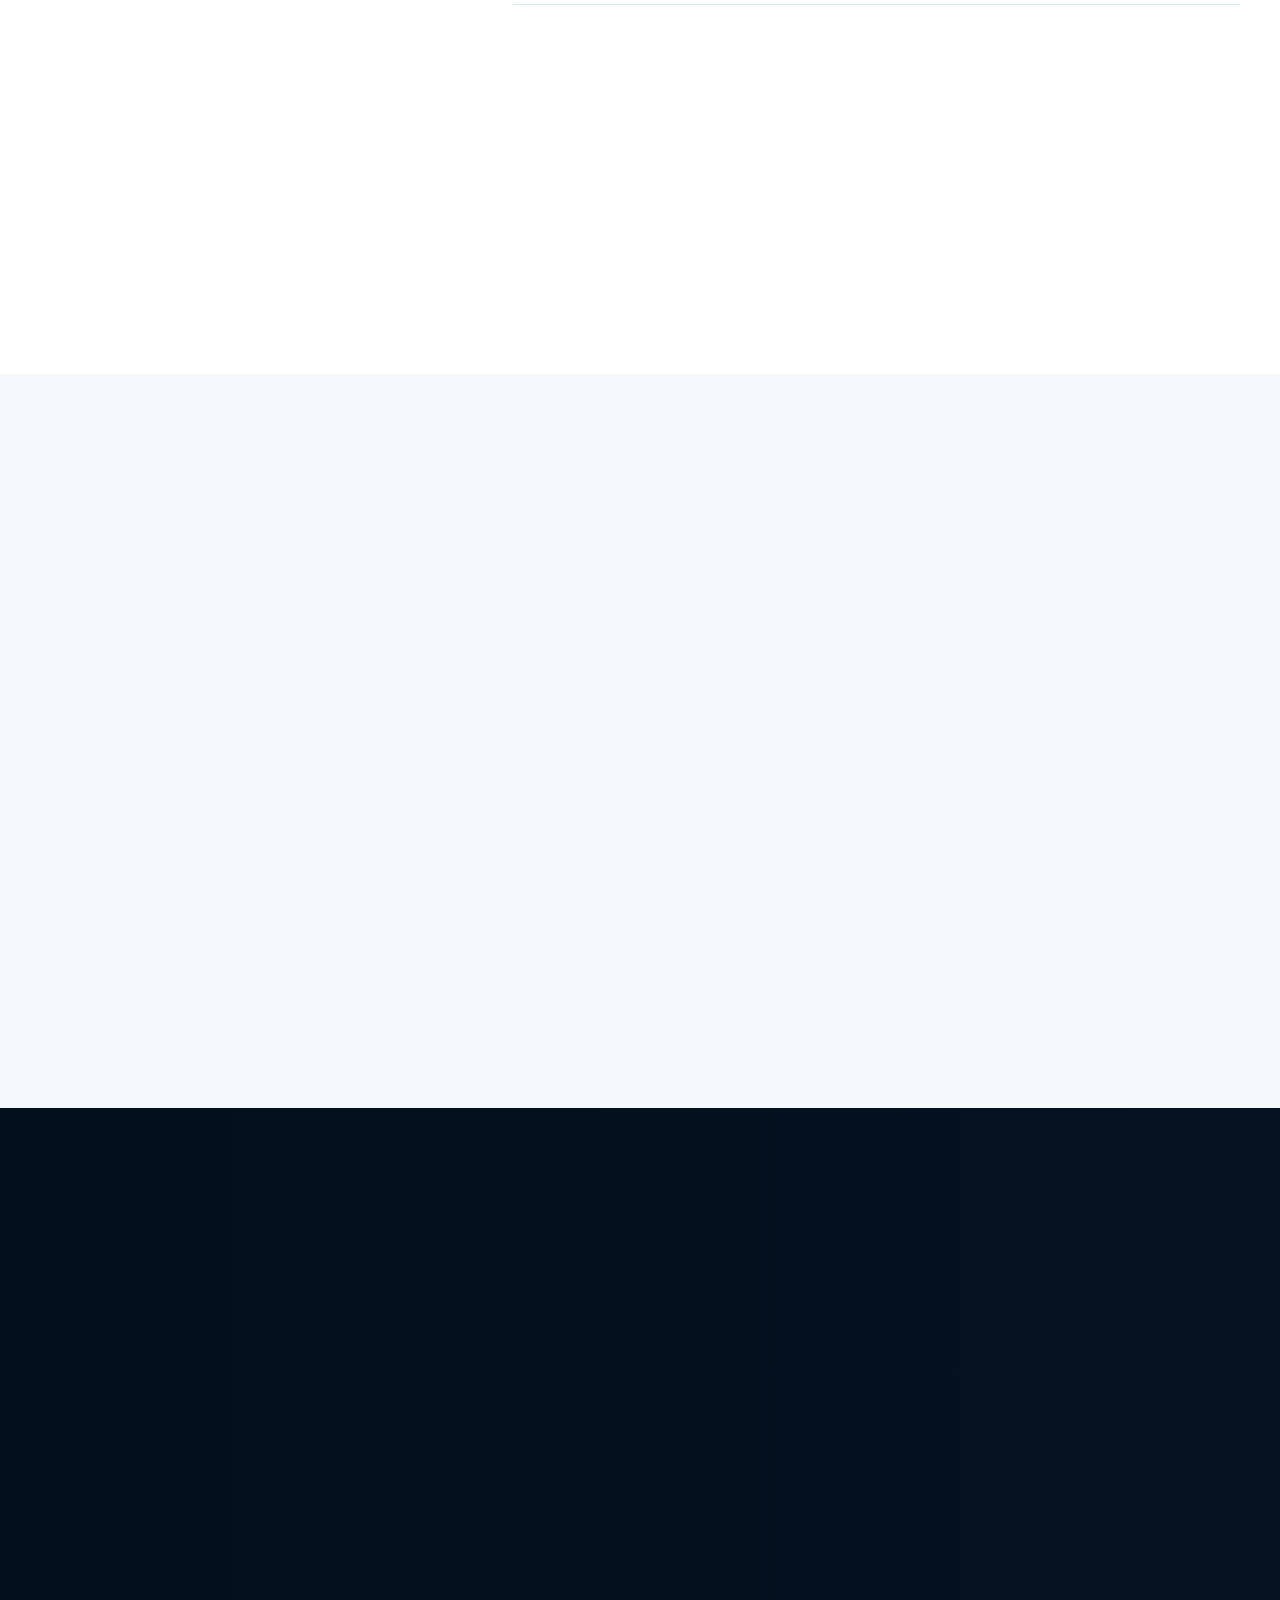
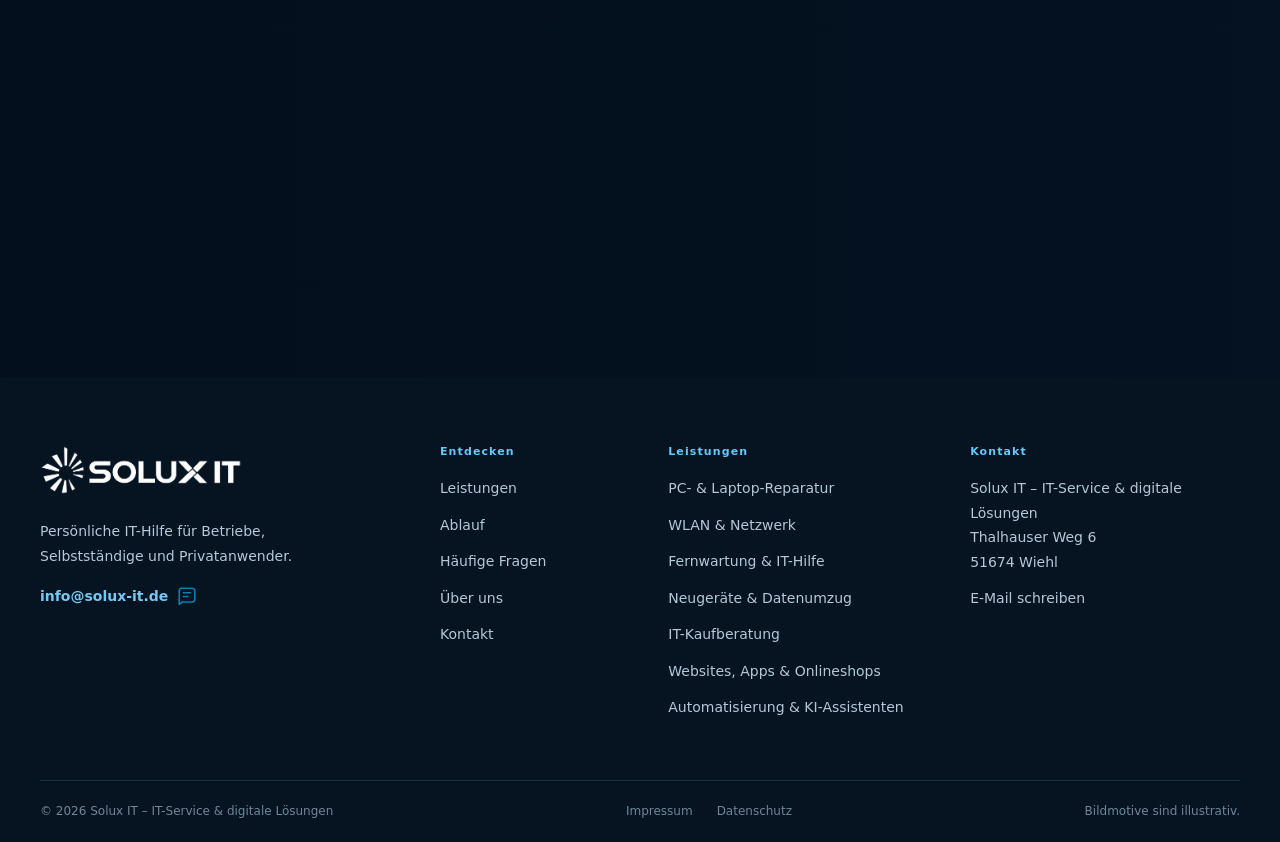
<file: neugeraete-datenumzug.html>
﻿<!doctype html>
<html lang="de">
  <head>
    <meta charset="utf-8" />
    <meta content="width=device-width, initial-scale=1.0" name="viewport" />
    <meta content="#071629" name="theme-color" />
    <link rel="preload" as="image" href="solux-foto-8321eae2bd83b8.webp?v=20261020-brille" type="image/webp" fetchpriority="high">
    <title>Neugeräte &amp; Datenumzug in Wiehl | Solux IT</title>
    <meta
      content="Neue Geräte einrichten, Profile und Daten übertragen sowie Programme und Peripheriegeräte installieren. Persönliche Hilfe von Solux IT aus Wiehl."
      name="description"
    />
    <meta content="noindex,nofollow" name="robots" />
    <link
      href="https://solux-it.de/neugeraete-datenumzug.html"
      rel="canonical"
    />
    <meta content="website" property="og:type" />
    <meta content="de_DE" property="og:locale" />
    <meta content="Solux IT" property="og:site_name" />
    <meta
      content="Neugeräte &amp; Datenumzug in Wiehl | Solux IT"
      property="og:title"
    />
    <meta
      content="Neue Geräte einrichten, Profile und Daten übertragen sowie Programme und Peripheriegeräte installieren. Persönliche Hilfe von Solux IT aus Wiehl."
      property="og:description"
    />
    <meta
      content="https://solux-it.de/neugeraete-datenumzug.html"
      property="og:url"
    />
    <link rel="icon" href="solux-favicon-20261023.png" type="image/png" sizes="32x32">
    <link rel="icon" href="favicon.ico?v=20261023" sizes="16x16 32x32 48x48 64x64">
    <link rel="apple-touch-icon" href="solux-touch-icon-20261023.png" sizes="180x180">

    <link href="style.css?v=20261024-clean-logo" rel="stylesheet" />
  
<script src="language.js?v=20261014-leistungsfeinschliff" defer></script>

    <meta property="og:image" content="https://solux-it.de/solux-linkvorschau-20261023.jpg">
    <meta property="og:image:secure_url" content="https://solux-it.de/solux-linkvorschau-20261023.jpg">
    <meta property="og:image:type" content="image/jpeg">
    <meta property="og:image:width" content="1200">
    <meta property="og:image:height" content="630">
    <meta property="og:image:alt" content="Solux IT – IT-Service &amp; digitale Lösungen">
    <meta name="twitter:card" content="summary_large_image">
    <meta name="twitter:image" content="https://solux-it.de/solux-linkvorschau-20261023.jpg">
    <meta name="twitter:image:alt" content="Solux IT – IT-Service &amp; digitale Lösungen">
      <link rel="preload" as="image" href="solux-logo-20261023.webp">
</head>
  <body class="site-refined">
    <div id="root">
      <a class="skip-link" href="#main">Zum Inhalt springen</a>
      <header class="site-header">
        <div class="container header-inner">
          <a aria-label="Solux IT – Startseite" class="brand site-brand" href="index.html"
            ><img class="site-brand-image" src="solux-logo-20261023.webp" width="983" height="242" alt="Solux IT" decoding="sync"></a
          >
          <nav
            aria-label="Hauptnavigation"
            class="main-nav"
            id="main-navigation"
          >
            <a href="index.html#leistungen">Leistungen</a
            ><a href="index.html#ablauf">So arbeiten wir</a
            ><a href="index.html#faq">FAQ</a
            ><a href="ueber-mich.html">Über uns</a><a href="index.html#kontakt">Kontakt</a>
          </nav>
          <a class="header-cta" href="#kontakt"
            >Anfrage stellen
            <img class="button-image-icon" src="icon-anfrage.svg" width="22" height="22" alt="" aria-hidden="true" decoding="async"></a>
          
          <details class="mobile-nav">
            <summary
              aria-controls="mobile-navigation"
              aria-label="Menü"
              class="menu-toggle"
            >
              <svg
                class="lucide lucide-menu menu-open-icon"
                fill="none"
                height="24"
                stroke="currentColor"
                stroke-linecap="round"
                stroke-linejoin="round"
                stroke-width="2"
                viewBox="0 0 24 24"
                width="24"
                xmlns="http://www.w3.org/2000/svg"
              >
                <line x1="4" x2="20" y1="12" y2="12"></line>
                <line x1="4" x2="20" y1="6" y2="6"></line>
                <line x1="4" x2="20" y1="18" y2="18"></line></svg
              ><svg
                aria-hidden="true"
                class="menu-close-icon"
                fill="none"
                height="24"
                stroke="currentColor"
                stroke-linecap="round"
                stroke-linejoin="round"
                stroke-width="2"
                viewBox="0 0 24 24"
                width="24"
                xmlns="http://www.w3.org/2000/svg"
              >
                <path d="M18 6 6 18"></path>
                <path d="m6 6 12 12"></path>
              </svg>
            </summary>
            <nav
              aria-label="Mobilnavigation"
              class="main-nav"
              id="mobile-navigation"
            >
              <a href="index.html#leistungen">Leistungen</a
              ><a href="index.html#ablauf">So arbeiten wir</a
              ><a href="index.html#faq">FAQ</a
              ><a href="ueber-mich.html">Über uns</a><a href="index.html#kontakt">Kontakt</a>
            </nav>
          </details>
        </div>
      </header>
      <main id="main">
        <section class="inner-hero service-photo-hero"><picture class="service-hero-picture"><img class="service-hero-image" src="solux-foto-8321eae2bd83b8.webp?v=20261020-brille" alt="Illustratives Motiv zu Neugeräte &amp; Datenumzug" width="1920" height="1080" loading="eager" fetchpriority="high" decoding="sync"></picture>
          <div class="container">
            <a class="back-link" href="index.html#leistungen"
              ><svg
                class="lucide lucide-arrow-left"
                fill="none"
                height="16"
                stroke="currentColor"
                stroke-linecap="round"
                stroke-linejoin="round"
                stroke-width="2"
                viewBox="0 0 24 24"
                width="16"
                xmlns="http://www.w3.org/2000/svg"
              >
                <path d="m12 19-7-7 7-7"></path>
                <path d="M19 12H5"></path>
              </svg>
              Alle Leistungen</a
            >
            <div class="inner-hero-grid">
              <div>
                <span class="eyebrow eyebrow-light">LEISTUNG</span>
                <h1>Neugeräte &amp; Datenumzug<span>.</span></h1>
                <p>
                  Neue Geräte einrichten, Profile und Daten übertragen sowie
                  Programme und Peripheriegeräte installieren.
                </p>
                <a class="button button-primary" href="#kontakt"
                  >Hilfe anfragen
                  <img class="button-image-icon" src="icon-anfrage.svg" width="22" height="22" alt="" aria-hidden="true" decoding="async"></a>
              </div>
              
            </div>
          </div>
        </section>
        <section class="detail-section section-pad">
          <div class="container detail-grid">
            <div>
              <span class="eyebrow">WORUM ES GEHT</span>
              <h2>Den neuen PC startklar machen.</h2>
            </div>
            <div>
              <p class="detail-lead">
                Beim Gerätewechsel sollen Dateien, Programme und Einstellungen an ihrem Platz sein. Wir begleiten Einrichtung und Umzug, damit Sie mit dem neuen Gerät arbeiten können.
              </p>
              <ul class="feature-list">
                <li>
                  <span
                    ><svg
                      class="lucide lucide-check"
                      fill="none"
                      height="17"
                      stroke="currentColor"
                      stroke-linecap="round"
                      stroke-linejoin="round"
                      stroke-width="2"
                      viewBox="0 0 24 24"
                      width="17"
                      xmlns="http://www.w3.org/2000/svg"
                    >
                      <path d="M20 6 9 17l-5-5"></path></svg></span
                  >Daten &amp; Profile übertragen
                </li>
                <li>
                  <span
                    ><svg
                      class="lucide lucide-check"
                      fill="none"
                      height="17"
                      stroke="currentColor"
                      stroke-linecap="round"
                      stroke-linejoin="round"
                      stroke-width="2"
                      viewBox="0 0 24 24"
                      width="17"
                      xmlns="http://www.w3.org/2000/svg"
                    >
                      <path d="M20 6 9 17l-5-5"></path></svg></span
                  >Windows sauber einrichten
                </li>
                <li>
                  <span
                    ><svg
                      class="lucide lucide-check"
                      fill="none"
                      height="17"
                      stroke="currentColor"
                      stroke-linecap="round"
                      stroke-linejoin="round"
                      stroke-width="2"
                      viewBox="0 0 24 24"
                      width="17"
                      xmlns="http://www.w3.org/2000/svg"
                    >
                      <path d="M20 6 9 17l-5-5"></path></svg></span
                  >Drucker &amp; Zubehör verbinden
                </li>
              </ul><p class="service-outcome"><strong>Ihr Ergebnis</strong><span>Sie erhalten den vereinbarten, eingerichteten Arbeitsplatz. Übernommene Dateien prüfen wir mit Ihnen am neuen Gerät. Nicht übertragbare Programme oder Einstellungen besprechen wir gesondert.</span></p>
            </div>
          </div>
        </section>
        <section class="detail-process section-pad">
          <div class="container">
            <div class="section-heading">
              <span class="eyebrow">DER NÄCHSTE SCHRITT</span>
              <h2>Ihr Anliegen klären und das Vorgehen abstimmen.</h2>
            </div>
            <div class="process-grid">
              <div class="process-card reveal">
                
                <div class="process-line"></div>
                <h3>Altes und neues Gerät prüfen</h3>
              </div>
              <div class="process-card reveal">
                
                <div class="process-line"></div>
                <h3>Umfang des Umzugs festlegen</h3>
              </div>
              <div class="process-card reveal">
                
                <div class="process-line"></div>
                <h3>Daten übertragen und Einrichtung testen</h3>
              </div>
            </div>
          </div>
        </section>
        <section class="ax-demo ax-migration section-pad" data-ax-demo="migration" data-step="0" aria-labelledby="ax-migration-title"><div class="container"><div class="ax-heading"><span class="eyebrow">UNSERE ARBEIT SICHTBAR GEMACHT</span><h2 id="ax-migration-title">Dieselbe Datei. Am neuen Arbeitsplatz.</h2><p>Verfolgen Sie eine Beispieldatei vom bisherigen PC bis zum Öffnen auf dem neuen Gerät.</p></div><div class="ax-canvas"><svg class="ax-art" viewBox="0 0 1000 480" data-mobile-viewbox="0 0 470 660" aria-hidden="true"><defs><linearGradient id="ax-metal-migration" x2="0" y2="1"><stop stop-color="#3b4c5a"/><stop offset="1" stop-color="#132737"/></linearGradient><filter id="ax-shadow-migration" x="-20%" y="-20%" width="140%" height="150%"><feDropShadow dx="0" dy="12" stdDeviation="10" flood-color="#102e42" flood-opacity=".12"/></filter></defs><g class="ax-dm-source" transform="translate(55 92)"><g class="ax-laptop "><rect x="0" y="0" width="370" height="232" rx="14" class="ax-case"/><rect x="12" y="12" width="346" height="208" rx="7" class="ax-screen"/><rect x="12" y="12" width="346" height="32" rx="0" class="ax-ui-header"/><text x="28" y="34" class="ax-ui-small" style="font-size:17px">Bisheriger PC</text><g class="ax-source-file"><svg x="38" y="73" width="30" height="30" viewBox="0 0 24 24" class="ax-icon" fill="none" stroke="currentColor" stroke-width="1.6" stroke-linecap="round" stroke-linejoin="round"><path d="M6 3h8l4 4v14H6Z M14 3v5h5 M9 12h6 M9 16h6"/></svg><text x="82" y="96" class="ax-file-name" style="font-size:24px">Projekt.pdf</text><rect class="ax-action-cue" data-ax-focus-step="1" x="29" y="64" width="280" height="47" rx="7" fill="none" stroke="none" aria-hidden="true"/></g><path d="M-25 232h420l-18 17H-7Z" class="ax-base"/><rect x="157.0" y="232" width="56" height="5" rx="2" class="ax-notch"/></g><text x="185" y="281" class="ax-note-text" text-anchor="middle" style="font-size:24px">Quelldatei bleibt erhalten</text></g><g class="ax-dm-target" transform="translate(575 92)"><g class="ax-laptop "><rect x="0" y="0" width="370" height="232" rx="14" class="ax-case"/><rect x="12" y="12" width="346" height="208" rx="7" class="ax-screen"/><rect x="12" y="12" width="346" height="32" rx="0" class="ax-ui-header"/><text x="28" y="34" class="ax-ui-small" style="font-size:17px">Neuer PC</text><g class="ax-dm-empty"><text x="185" y="123" class="ax-ui-label" text-anchor="middle" style="font-size:22px">Zielordner</text></g><g class="ax-dm-result"><svg x="38" y="73" width="30" height="30" viewBox="0 0 24 24" class="ax-icon" fill="none" stroke="currentColor" stroke-width="1.6" stroke-linecap="round" stroke-linejoin="round"><path d="M6 3h8l4 4v14H6Z M14 3v5h5 M9 12h6 M9 16h6"/></svg><text x="82" y="96" class="ax-file-name" style="font-size:24px">Projekt.pdf</text><rect class="ax-action-cue" data-ax-focus-step="2" x="29" y="64" width="280" height="47" rx="7" fill="none" stroke="none" aria-hidden="true"/></g><g class="ax-dm-open"><rect x="47" y="58" width="274" height="151" rx="3" class="ax-paper"/><text x="68" y="90" class="ax-ui-heading" style="font-size:24px">Projektunterlagen</text><path d="M69 116H282" class="ax-line"/><path d="M69 139H260" class="ax-line"/><path d="M69 162H282" class="ax-line"/><svg x="260" y="173" width="28" height="28" viewBox="0 0 24 24" class="ax-icon" fill="none" stroke="currentColor" stroke-width="1.6" stroke-linecap="round" stroke-linejoin="round"><path d="m5 12 4 4 10-10"/></svg><rect class="ax-action-cue" data-ax-focus-step="3" x="42" y="53" width="284" height="161" rx="7" fill="none" stroke="none" aria-hidden="true"/></g><path d="M-25 232h420l-18 17H-7Z" class="ax-base"/><rect x="157.0" y="232" width="56" height="5" rx="2" class="ax-notch"/></g></g><g class="ax-dm-copy"><rect x="91" y="157" width="265" height="57" rx="4" class="ax-file-selection"/><svg x="110" y="170" width="28" height="28" viewBox="0 0 24 24" class="ax-icon" fill="none" stroke="currentColor" stroke-width="1.6" stroke-linecap="round" stroke-linejoin="round"><path d="M6 3h8l4 4v14H6Z M14 3v5h5 M9 12h6 M9 16h6"/></svg><text x="151" y="194" class="ax-file-name" style="font-size:24px">Projekt.pdf</text></g></svg></div><ol class="ax-stages"><li data-ax-stage="0">Auswählen</li><li data-ax-stage="1">Übernahme vorbereiten</li><li data-ax-stage="2">Datei übernehmen</li><li data-ax-stage="3">Am Ziel prüfen</li></ol><div class="ax-explanation"><div class="ax-caption" data-ax-caption="0"><h3>Auswählen</h3><p>Wir legen fest, welche zugänglichen Dateien mitkommen.</p></div><div class="ax-caption" data-ax-caption="1"><h3>Übernahme vorbereiten</h3><p>Die Beispieldatei wird für die Übernahme ausgewählt.</p></div><div class="ax-caption" data-ax-caption="2"><h3>Datei übernehmen</h3><p>Dieselbe Datei erscheint im vereinbarten Zielordner.</p></div><div class="ax-caption" data-ax-caption="3"><h3>Am Ziel prüfen</h3><p>Die übernommene Datei wird auf dem neuen PC geöffnet.</p></div><div class="ax-controls" hidden><button class="ax-play" type="button">Ablauf ansehen</button><button class="ax-manual" type="button">Schritt für Schritt</button><button class="ax-pause" type="button" hidden>Anhalten</button></div></div><p class="ax-status" role="status" aria-live="polite" aria-atomic="true"></p><p class="ax-note">Nur eine animierte Veranschaulichung, keine echte Übertragung. Zugängliche, funktionsfähige Geräte sind Voraussetzung. Keine Datenrettung oder Datensicherung als eigenständige Leistung.</p></div></section><section class="service-rate"><div class="container"><div><span class="eyebrow">TRANSPARENTE PREISE</span><h2>Neugeräte einrichten · ab 89 €</h2><p>Basiseinrichtung eines PCs oder Laptops. Datenumzug wird nach Prüfung separat angeboten. Den genauen Basisumfang finden Sie in der Preisübersicht.</p><small>Endpreise gemäß § 19 UStG, ohne Ausweis von Umsatzsteuer.</small></div><a class="text-link" href="index.html#preise">Preise &amp; Leistungsumfang <img class="button-image-icon" src="icon-ansehen.svg" width="22" height="22" alt="" aria-hidden="true" decoding="async"></a></div></section><section class="faq-section section-pad" id="faq">
          <div class="container faq-grid">
            <div>
              <span class="eyebrow">GUT ZU WISSEN</span>
              <h2>Häufige Fragen.</h2>
              <p>
                Falls Ihre Frage nicht dabei ist, schreiben Sie uns einfach.
              </p>
              <a class="text-link" href="index.html#kontakt"
                >Frage stellen
                <img class="button-image-icon" src="icon-anfrage.svg" width="22" height="22" alt="" aria-hidden="true" decoding="async"></a>
            </div>
            <div class="faq-list">
              <details class="faq-item">
                <summary>
                  <span>Kann ich meinen alten PC weiterverwenden?</span
                  ><svg
                    class="lucide lucide-chevron-down faq-chevron"
                    fill="none"
                    height="20"
                    stroke="currentColor"
                    stroke-linecap="round"
                    stroke-linejoin="round"
                    stroke-width="2"
                    viewBox="0 0 24 24"
                    width="20"
                    xmlns="http://www.w3.org/2000/svg"
                  >
                    <path d="m6 9 6 6 6-6"></path>
                  </svg>
                </summary>
                <p>
                  Das prüfen wir anhand von Zustand und Anforderungen. Manchmal ist ein Upgrade sinnvoller als ein neues Gerät.
                </p>
              </details>
              <details class="faq-item">
                <summary>
                  <span>Richten Sie auch Drucker ein?</span
                  ><svg
                    class="lucide lucide-chevron-down faq-chevron"
                    fill="none"
                    height="20"
                    stroke="currentColor"
                    stroke-linecap="round"
                    stroke-linejoin="round"
                    stroke-width="2"
                    viewBox="0 0 24 24"
                    width="20"
                    xmlns="http://www.w3.org/2000/svg"
                  >
                    <path d="m6 9 6 6 6-6"></path>
                  </svg>
                </summary>
                <p>
                  Ja, die Einrichtung von Druckern und anderen Peripheriegeräten
                  gehört zum Angebot.
                </p>
              </details>
            </div>
          </div>
        </section>
        <div class="container workflow-related"><span>Wiederkehrende Aufgaben vereinfachen?</span><a class="text-link" href="automatisierung-workflows.html">Automatisierung &amp; Workflows <img class="button-image-icon" src="icon-ansehen.svg" width="22" height="22" alt="" aria-hidden="true" decoding="async"></a></div><section class="related-section section-pad">
          <div class="container">
            <div class="section-heading">
              <span class="eyebrow">AUCH INTERESSANT</span>
              <h2>Weitere <span>Leistungen.</span></h2>
            </div>
            <div class="related-grid">
              <a class="service-card reveal" href="pc-laptop-reparatur.html"
                ><div class="service-card-media">
                  <picture class="embedded-picture"
                    ><source
                      media="(max-width: 700px) and (min-width: 1921px), (min-width: 3841px), (max-width: 700px) and (min-width: 1537px) and (min-resolution: 1.25dppx), (min-width: 3073px) and (min-resolution: 1.25dppx), (max-width: 700px) and (min-width: 1281px) and (min-resolution: 1.5dppx), (min-width: 2561px) and (min-resolution: 1.5dppx), (max-width: 700px) and (min-width: 961px) and (min-resolution: 2dppx), (min-width: 1921px) and (min-resolution: 2dppx), (max-width: 700px) and (min-width: 641px) and (min-resolution: 3dppx), (min-width: 1281px) and (min-resolution: 3dppx), (max-width: 700px) and (min-width: 481px) and (min-resolution: 4dppx), (min-width: 961px) and (min-resolution: 4dppx)"
                      srcset="
                        solux-bild-6e6a990434abfc.webp
                      " />
                    <source
                      media="(max-width: 700px) and (min-width: 961px), (min-width: 1921px), (max-width: 700px) and (min-width: 769px) and (min-resolution: 1.25dppx), (min-width: 1537px) and (min-resolution: 1.25dppx), (max-width: 700px) and (min-width: 641px) and (min-resolution: 1.5dppx), (min-width: 1281px) and (min-resolution: 1.5dppx), (max-width: 700px) and (min-width: 481px) and (min-resolution: 2dppx), (min-width: 961px) and (min-resolution: 2dppx), (max-width: 700px) and (min-width: 321px) and (min-resolution: 3dppx), (min-width: 701px) and (min-resolution: 3dppx), (max-width: 700px) and (min-width: 241px) and (min-resolution: 4dppx), (min-width: 701px) and (min-resolution: 4dppx)"
                      srcset="
                        solux-bild-cf78ce8372e84d.webp
                      " />
                    <img
                      alt=""
                      class=""
                      decoding="async"
                      height="1080"
                      loading="lazy"
                      src="solux-bild-5966f1b6c68751.webp"
                      width="1920" /></picture
                  >
                </div>
                <div class="service-card-content">
                  <h3>PC- &amp; Laptop-Reparatur</h3>
                  <p>
                    Wenn der Rechner streikt, beginnt Hilfe mit einer klaren
                    Diagnose.
                  </p>
                  <span class="service-card-link"
                    >Leistung ansehen
                    <img class="button-image-icon" src="icon-ansehen.svg" width="22" height="22" alt="" aria-hidden="true" decoding="async"></span></div></a
              ><a class="service-card reveal" href="wlan-netzwerk.html"
                ><div class="service-card-media">
                  <picture class="embedded-picture"
                    ><source
                      media="(max-width: 700px) and (min-width: 1921px), (min-width: 3841px), (max-width: 700px) and (min-width: 1537px) and (min-resolution: 1.25dppx), (min-width: 3073px) and (min-resolution: 1.25dppx), (max-width: 700px) and (min-width: 1281px) and (min-resolution: 1.5dppx), (min-width: 2561px) and (min-resolution: 1.5dppx), (max-width: 700px) and (min-width: 961px) and (min-resolution: 2dppx), (min-width: 1921px) and (min-resolution: 2dppx), (max-width: 700px) and (min-width: 641px) and (min-resolution: 3dppx), (min-width: 1281px) and (min-resolution: 3dppx), (max-width: 700px) and (min-width: 481px) and (min-resolution: 4dppx), (min-width: 961px) and (min-resolution: 4dppx)"
                      srcset="
                        solux-bild-9c1aa67f9f814d.webp
                      " />
                    <source
                      media="(max-width: 700px) and (min-width: 961px), (min-width: 1921px), (max-width: 700px) and (min-width: 769px) and (min-resolution: 1.25dppx), (min-width: 1537px) and (min-resolution: 1.25dppx), (max-width: 700px) and (min-width: 641px) and (min-resolution: 1.5dppx), (min-width: 1281px) and (min-resolution: 1.5dppx), (max-width: 700px) and (min-width: 481px) and (min-resolution: 2dppx), (min-width: 961px) and (min-resolution: 2dppx), (max-width: 700px) and (min-width: 321px) and (min-resolution: 3dppx), (min-width: 701px) and (min-resolution: 3dppx), (max-width: 700px) and (min-width: 241px) and (min-resolution: 4dppx), (min-width: 701px) and (min-resolution: 4dppx)"
                      srcset="
                        solux-bild-97f60228b2a3f9.webp
                      " />
                    <img
                      alt=""
                      class=""
                      decoding="async"
                      height="1080"
                      loading="lazy"
                      src="solux-bild-19f1bace8b68e3.webp?v=20261020-brille"
                      width="1920" /></picture
                  >
                </div>
                <div class="service-card-content">
                  <h3>WLAN &amp; Netzwerk</h3>
                  <p>Stabile Verbindung für Zuhause, Büro und Homeoffice.</p>
                  <span class="service-card-link"
                    >Leistung ansehen
                    <img class="button-image-icon" src="icon-ansehen.svg" width="22" height="22" alt="" aria-hidden="true" decoding="async"></span></div></a
              >
<a class="service-card reveal" href="websites-apps-onlineshops.html">
  <div class="service-card-media"><img src="websites-apps-onlineshops.jpg" alt="IT-Arbeitsplatz mit Website-Entwicklung und mobiler Shopansicht" loading="lazy" decoding="async" style="display:block;width:100%;height:100%;object-fit:cover;object-position:center" /></div>
  <div class="service-card-content"><h3>Websites, Apps &amp; Onlineshops</h3>
  <p>Individuelle Websites, Webanwendungen, Apps und Onlineshops – passend zu Ihrem Vorhaben.</p>
  <span class="service-card-link">Leistung ansehen <img class="button-image-icon" src="icon-ansehen.svg" width="22" height="22" alt="" aria-hidden="true" decoding="async"></span></div></a>
            </div>
          </div>
        </section>
        <section class="contact-section" id="kontakt">
          <picture class="embedded-picture"
            ><source
              media="(min-width: 1921px), (min-width: 1537px) and (min-resolution: 1.25dppx), (min-width: 1281px) and (min-resolution: 1.5dppx), (min-width: 961px) and (min-resolution: 2dppx), (min-width: 641px) and (min-resolution: 3dppx), (min-width: 481px) and (min-resolution: 4dppx)"
              srcset="
                solux-bild-c579e3dda70bef.webp
              " />
            <source
              media="(min-width: 961px), (min-width: 769px) and (min-resolution: 1.25dppx), (min-width: 641px) and (min-resolution: 1.5dppx), (min-width: 481px) and (min-resolution: 2dppx), (min-width: 321px) and (min-resolution: 3dppx), (min-width: 241px) and (min-resolution: 4dppx)"
              srcset="
                solux-bild-7bfc43656570e0.webp
              " />
            <img
              alt=""
              class="contact-photo"
              decoding="async"
              height="1080"
              loading="lazy"
              src="solux-bild-e47767a276a3ca.webp"
              width="1920"
          /></picture>
          <div class="container contact-grid">
            <div class="contact-copy reveal">
              <span class="eyebrow eyebrow-light">KONTAKT</span>
              <h2>Ein Problem weniger.<br /><em>Einfach anfragen.</em></h2>
              <p>
                Beschreiben Sie Ihr Problem oder Ihre Projektidee. Wir melden uns mit einer ersten Einschätzung zum nächsten Schritt.
              </p>
              <div class="contact-side-note">
                <span class="contact-side-icon"
                  ><svg
                    class="lucide lucide-mail"
                    fill="none"
                    height="20"
                    stroke="currentColor"
                    stroke-linecap="round"
                    stroke-linejoin="round"
                    stroke-width="2"
                    viewBox="0 0 24 24"
                    width="20"
                    xmlns="http://www.w3.org/2000/svg"
                  >
                    <rect height="16" rx="2" width="20" x="2" y="4"></rect>
                    <path
                      d="m22 7-8.97 5.7a1.94 1.94 0 0 1-2.06 0L2 7"
                    ></path></svg
                ></span>
                <div>
                  <small>Lieber direkt per E-Mail?</small
                  ><a href="mailto:info@solux-it.de"
                    >info@solux-it.de</a
                  >
                </div>
              </div>
            <div class="enquiry-next"><span class="eyebrow">SO GEHT ES WEITER</span><ol><li>Wir melden uns und klären Ihr Anliegen.</li><li>Wir stimmen Vorgehen, Umfang und mögliche Kosten ab.</li><li>Die Arbeit beginnt erst nach Ihrer Zustimmung.</li></ol><p>Ihre Anfrage ist unverbindlich und noch kein Auftrag.</p></div></div>
            <form
              action="https://api.web3forms.com/submit"
              class="contact-form reveal"
              method="POST"
            ><input type="hidden" name="language" value="de" />
              <input
                name="access_key"
                type="hidden"
                value="adae34df-b7ac-4271-bcfc-11414bb70fb1"
              /><input
                name="subject"
                type="hidden"
                value="Neue IT-Anfrage über Website (Solux IT)"
              /><input
                name="from_name"
                type="hidden"
                value="Solux IT Website"
              /><input
                aria-hidden="true"
                autocomplete="off"
                class="honeypot"
                name="botcheck"
                tabindex="-1"
                type="checkbox"
              />
              <div class="form-heading">
                <span>Ihre Anfrage</span><span>01 / 04</span>
              </div>
              <div class="form-row">
                <label for="name"
                  >Ihr Name <b>*</b
                  ><input
                    autocomplete="name"
                    id="name"
                    name="name"
                    placeholder="Ihr Name"
                    required=""
                    type="text" /></label
                ><label for="kontaktweg"
                  >Telefon oder E-Mail <b>*</b
                  ><input
                    id="kontaktweg"
                    name="kontakt"
                    placeholder="So erreichen wir Sie"
                    required=""
                    type="text"
                /></label>
              </div>
              <label for="kategorie"
                >Worum geht es?<select id="kategorie" name="kategorie" required><option value="" disabled>Bitte Thema wählen</option><option value="PC/Laptop Reparatur">PC &amp; Laptop</option><option value="WLAN &amp; Netzwerk">WLAN &amp; Netzwerk</option><option value="Fernwartung">Fernwartung</option><option value="Neugeräte &amp; Datenumzug" selected>Neugeräte &amp; Datenumzug</option><option value="IT-Kaufberatung">IT-Kaufberatung</option><option value="Websites, Webanwendungen, Apps &amp; Onlineshops">Websites, Apps &amp; Onlineshops</option><option value="Automatisierung">Automatisierung &amp; KI-Assistenten</option><option value="Sonstiges">Anderes Anliegen / noch unsicher</option></select></label
              ><label for="nachricht"
                >Beschreiben Sie Ihr Anliegen <b>*</b
                ><textarea
                  id="nachricht"
                  name="nachricht"
                  placeholder="Welches Gerät oder Problem betrifft es? Was möchten Sie erreichen?"
                  required=""
                  rows="4"
                ></textarea></label
              ><p class="form-help">Eine kurze Beschreibung reicht. Bitte senden Sie keine Passwörter, Zugangscodes oder Zahlungsdaten.</p><label class="check-label" for="privacy-check"
                ><input
                  id="privacy-check"
                  name="datenschutz"
                  required=""
                  type="checkbox"
                /><span
                  >Ich habe die
                  <a href="datenschutz.html">Datenschutzerklärung</a> gelesen
                  und stimme der Kontaktaufnahme zu.</span
                ></label
              ><button class="form-submit" type="submit">
                Anfrage absenden
                <img class="button-image-icon" src="icon-anfrage.svg" width="22" height="22" alt="" aria-hidden="true" decoding="async">
              </button>
              <p aria-live="polite" class="form-status" role="status"></p>
            </form>
          </div>
        </section>
      </main>
      <footer class="site-footer">
        <div class="container footer-top">
          <div class="footer-intro">
            <a
              aria-label="Solux IT – Startseite"
              class="brand brand-light site-brand"
              href="index.html"
              ><img class="site-brand-image" src="solux-logo-20261023.webp" width="983" height="242" alt="Solux IT" decoding="sync"></a
            >
            <p>
              Persönliche IT-Hilfe für Betriebe, Selbstständige und
              Privatanwender.
            </p>
            <a class="footer-mail" href="mailto:info@solux-it.de"
              >info@solux-it.de
              <img class="button-image-icon" src="icon-anfrage.svg" width="22" height="22" alt="" aria-hidden="true" decoding="async"></a>
          </div>
          <div>
            <span class="footer-label">Entdecken</span
            ><a href="index.html#leistungen">Leistungen</a
            ><a href="index.html#ablauf">Ablauf</a
            ><a href="index.html#faq">Häufige Fragen</a
            ><a href="ueber-mich.html">Über uns</a><a href="index.html#kontakt">Kontakt</a>
          </div>
          <div>
            <span class="footer-label">Leistungen</span
            ><a href="pc-laptop-reparatur.html">PC- &amp; Laptop-Reparatur</a><a href="wlan-netzwerk.html">WLAN &amp; Netzwerk</a><a href="fernwartung-it-hilfe.html">Fernwartung &amp; IT-Hilfe</a><a href="neugeraete-datenumzug.html">Neugeräte &amp; Datenumzug</a><a href="it-kaufberatung.html">IT-Kaufberatung</a><a href="websites-apps-onlineshops.html">Websites, Apps &amp; Onlineshops</a><a href="automatisierung-workflows.html">Automatisierung &amp; KI-Assistenten</a></div>
          <div>
            <span class="footer-label">Kontakt</span>
            <p>
              Solux IT – IT-Service &amp; digitale Lösungen<br />Thalhauser Weg 6<br />51674
              Wiehl
            </p>
            <a href="mailto:info@solux-it.de">E-Mail schreiben</a>
          </div>
        </div>
        <div class="container footer-bottom">
          <span>© 2026 Solux IT – IT-Service &amp; digitale Lösungen</span>
          <div>
            <a href="impressum.html">Impressum</a
            ><a href="datenschutz.html">Datenschutz</a>
          </div>
          <span>Bildmotive sind illustrativ.</span>
        </div>
      </footer>
    </div>
  </body>
</html>
</file>
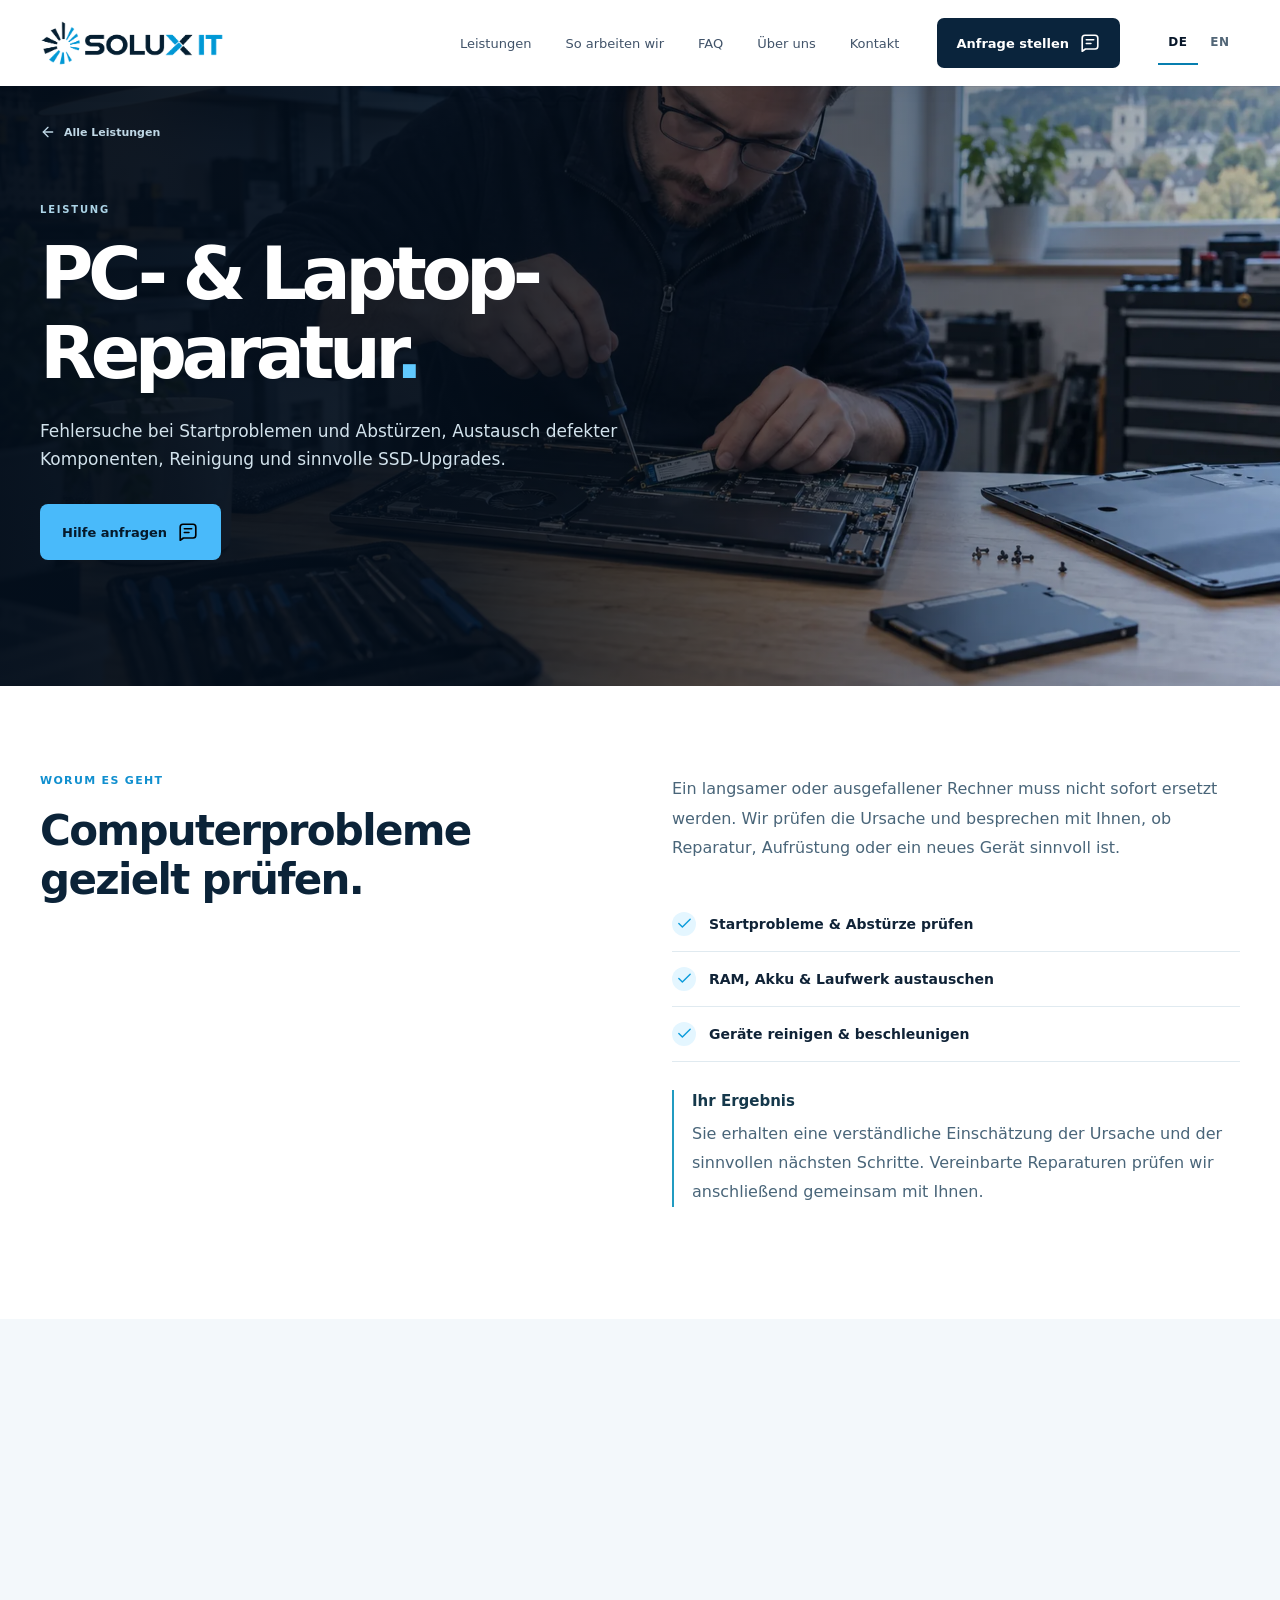
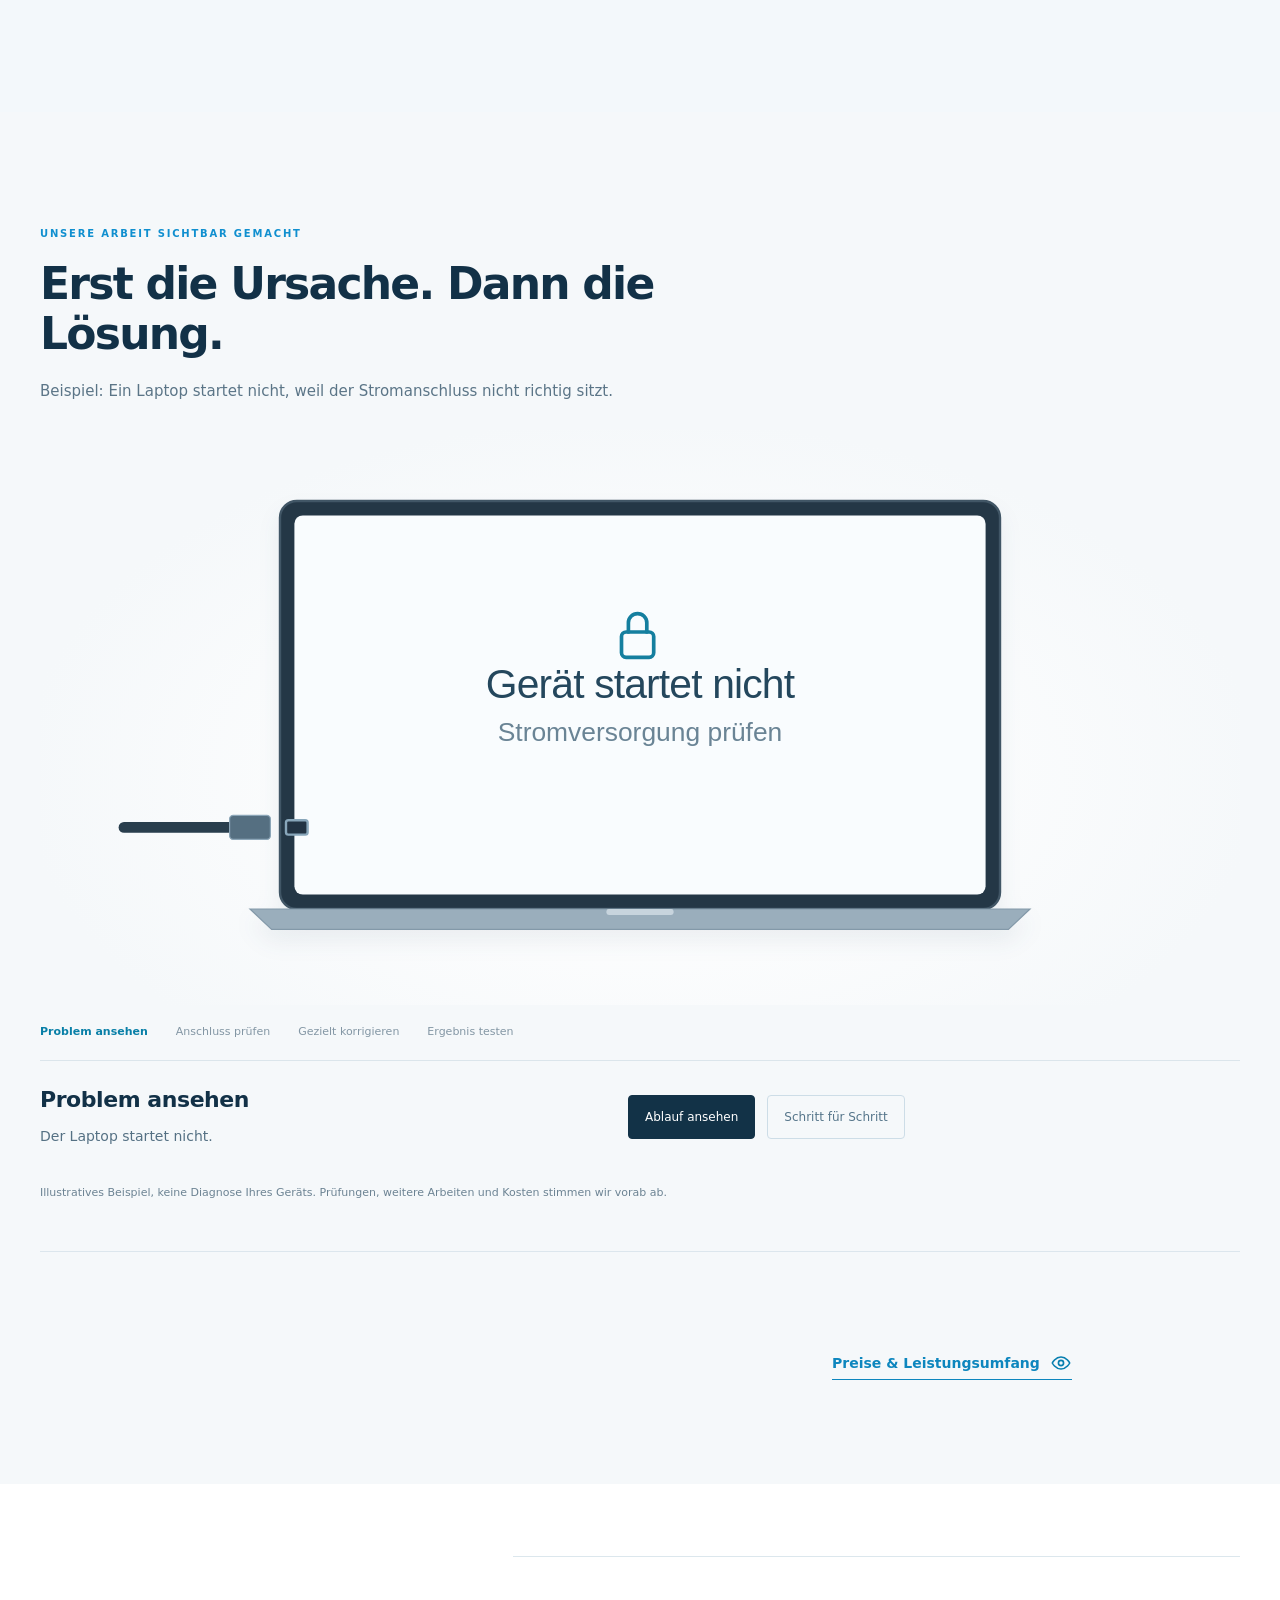
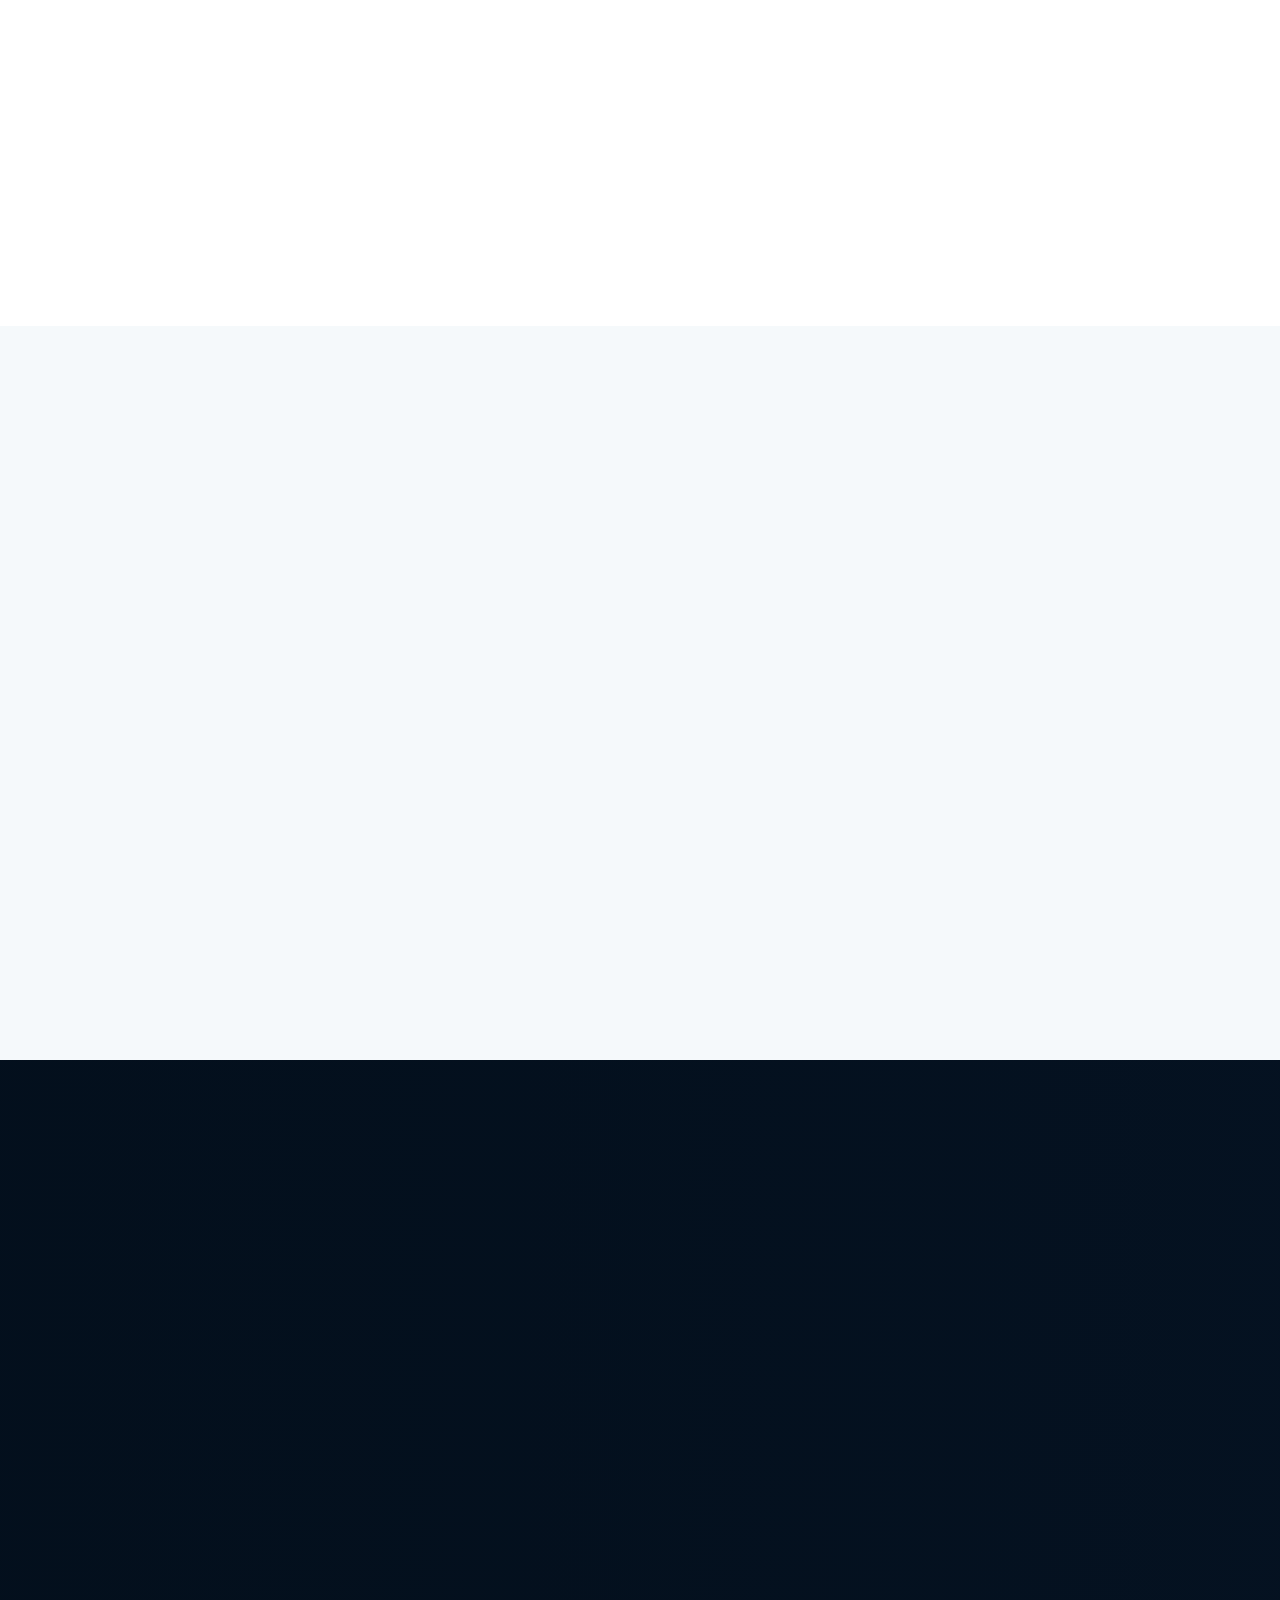
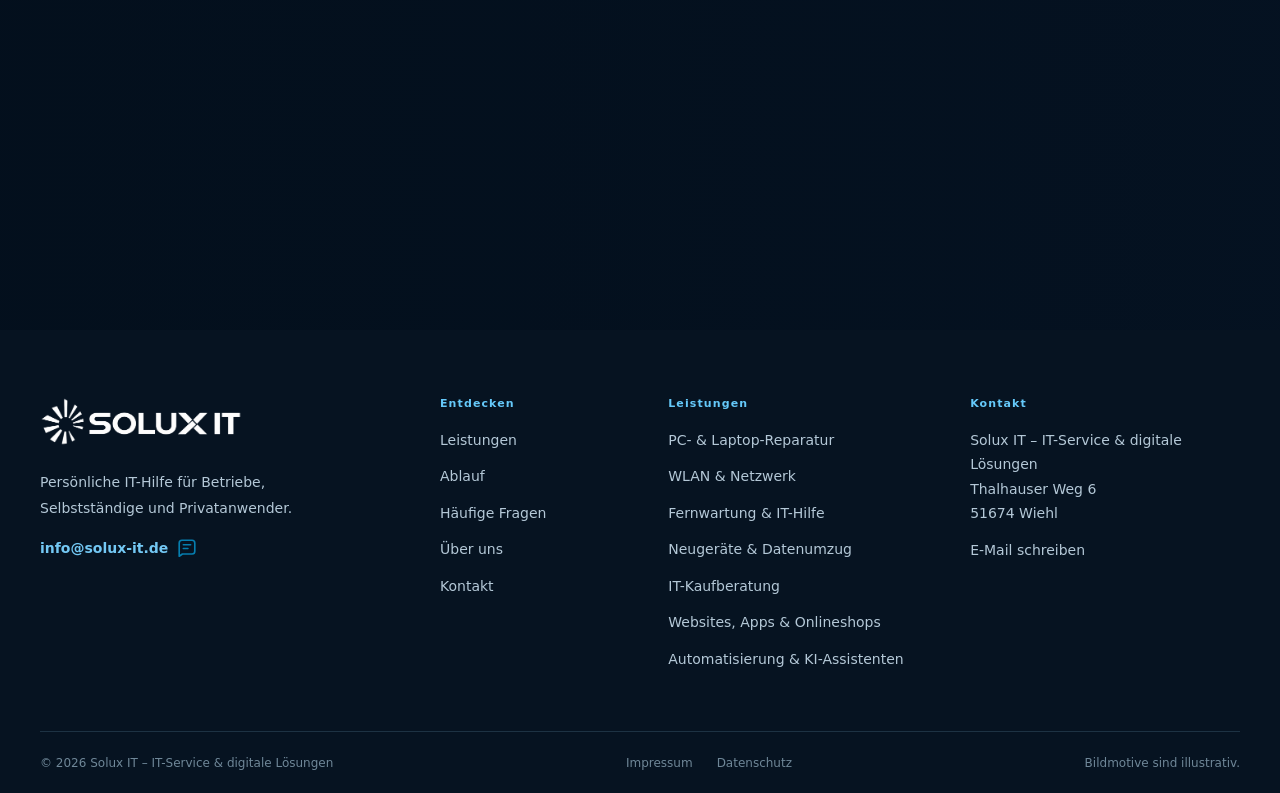
<file: pc-laptop-reparatur.html>
﻿<!doctype html>
<html lang="de">
  <head>
    <meta charset="utf-8" />
    <meta content="width=device-width, initial-scale=1.0" name="viewport" />
    <meta content="#071629" name="theme-color" />
    <link rel="preload" as="image" href="solux-foto-9e9e40b091c12d.webp" type="image/webp" fetchpriority="high">
    <title>PC- &amp; Laptop-Reparatur in Wiehl | Solux IT</title>
    <meta
      content="Fehlersuche bei Startproblemen und Abstürzen, Austausch defekter Komponenten, Reinigung und sinnvolle SSD-Upgrades. Persönliche Hilfe von Solux IT aus Wiehl."
      name="description"
    />
    <meta content="noindex,nofollow" name="robots" />
    <link
      href="https://solux-it.de/pc-laptop-reparatur.html"
      rel="canonical"
    />
    <meta content="website" property="og:type" />
    <meta content="de_DE" property="og:locale" />
    <meta content="Solux IT" property="og:site_name" />
    <meta
      content="PC- &amp; Laptop-Reparatur in Wiehl | Solux IT"
      property="og:title"
    />
    <meta
      content="Fehlersuche bei Startproblemen und Abstürzen, Austausch defekter Komponenten, Reinigung und sinnvolle SSD-Upgrades. Persönliche Hilfe von Solux IT aus Wiehl."
      property="og:description"
    />
    <meta
      content="https://solux-it.de/pc-laptop-reparatur.html"
      property="og:url"
    />
    <link rel="icon" href="solux-favicon-20261023.png" type="image/png" sizes="32x32">
    <link rel="icon" href="favicon.ico?v=20261023" sizes="16x16 32x32 48x48 64x64">
    <link rel="apple-touch-icon" href="solux-touch-icon-20261023.png" sizes="180x180">

    <link href="style.css?v=20261024-clean-logo" rel="stylesheet" />
  
<script src="language.js?v=20261014-leistungsfeinschliff" defer></script>

    <meta property="og:image" content="https://solux-it.de/solux-linkvorschau-20261023.jpg">
    <meta property="og:image:secure_url" content="https://solux-it.de/solux-linkvorschau-20261023.jpg">
    <meta property="og:image:type" content="image/jpeg">
    <meta property="og:image:width" content="1200">
    <meta property="og:image:height" content="630">
    <meta property="og:image:alt" content="Solux IT – IT-Service &amp; digitale Lösungen">
    <meta name="twitter:card" content="summary_large_image">
    <meta name="twitter:image" content="https://solux-it.de/solux-linkvorschau-20261023.jpg">
    <meta name="twitter:image:alt" content="Solux IT – IT-Service &amp; digitale Lösungen">
      <link rel="preload" as="image" href="solux-logo-20261023.webp">
</head>
  <body class="site-refined">
    <div id="root">
      <a class="skip-link" href="#main">Zum Inhalt springen</a>
      <header class="site-header">
        <div class="container header-inner">
          <a aria-label="Solux IT – Startseite" class="brand site-brand" href="index.html"
            ><img class="site-brand-image" src="solux-logo-20261023.webp" width="983" height="242" alt="Solux IT" decoding="sync"></a
          >
          <nav
            aria-label="Hauptnavigation"
            class="main-nav"
            id="main-navigation"
          >
            <a href="index.html#leistungen">Leistungen</a
            ><a href="index.html#ablauf">So arbeiten wir</a
            ><a href="index.html#faq">FAQ</a
            ><a href="ueber-mich.html">Über uns</a><a href="index.html#kontakt">Kontakt</a>
          </nav>
          <a class="header-cta" href="#kontakt"
            >Anfrage stellen
            <img class="button-image-icon" src="icon-anfrage.svg" width="22" height="22" alt="" aria-hidden="true" decoding="async"></a>
          
          <details class="mobile-nav">
            <summary
              aria-controls="mobile-navigation"
              aria-label="Menü"
              class="menu-toggle"
            >
              <svg
                class="lucide lucide-menu menu-open-icon"
                fill="none"
                height="24"
                stroke="currentColor"
                stroke-linecap="round"
                stroke-linejoin="round"
                stroke-width="2"
                viewBox="0 0 24 24"
                width="24"
                xmlns="http://www.w3.org/2000/svg"
              >
                <line x1="4" x2="20" y1="12" y2="12"></line>
                <line x1="4" x2="20" y1="6" y2="6"></line>
                <line x1="4" x2="20" y1="18" y2="18"></line></svg
              ><svg
                aria-hidden="true"
                class="menu-close-icon"
                fill="none"
                height="24"
                stroke="currentColor"
                stroke-linecap="round"
                stroke-linejoin="round"
                stroke-width="2"
                viewBox="0 0 24 24"
                width="24"
                xmlns="http://www.w3.org/2000/svg"
              >
                <path d="M18 6 6 18"></path>
                <path d="m6 6 12 12"></path>
              </svg>
            </summary>
            <nav
              aria-label="Mobilnavigation"
              class="main-nav"
              id="mobile-navigation"
            >
              <a href="index.html#leistungen">Leistungen</a
              ><a href="index.html#ablauf">So arbeiten wir</a
              ><a href="index.html#faq">FAQ</a
              ><a href="ueber-mich.html">Über uns</a><a href="index.html#kontakt">Kontakt</a>
            </nav>
          </details>
        </div>
      </header>
      <main id="main">
        <section class="inner-hero service-photo-hero"><picture class="service-hero-picture"><img class="service-hero-image" src="solux-foto-9e9e40b091c12d.webp" alt="Illustratives Motiv zu PC- &amp; Laptop-Reparatur" width="1920" height="1080" loading="eager" fetchpriority="high" decoding="sync"></picture>
          <div class="container">
            <a class="back-link" href="index.html#leistungen"
              ><svg
                class="lucide lucide-arrow-left"
                fill="none"
                height="16"
                stroke="currentColor"
                stroke-linecap="round"
                stroke-linejoin="round"
                stroke-width="2"
                viewBox="0 0 24 24"
                width="16"
                xmlns="http://www.w3.org/2000/svg"
              >
                <path d="m12 19-7-7 7-7"></path>
                <path d="M19 12H5"></path>
              </svg>
              Alle Leistungen</a
            >
            <div class="inner-hero-grid">
              <div>
                <span class="eyebrow eyebrow-light">LEISTUNG</span>
                <h1>PC- &amp; Laptop-Reparatur<span>.</span></h1>
                <p>
                  Fehlersuche bei Startproblemen und Abstürzen, Austausch
                  defekter Komponenten, Reinigung und sinnvolle SSD-Upgrades.
                </p>
                <a class="button button-primary" href="#kontakt"
                  >Hilfe anfragen
                  <img class="button-image-icon" src="icon-anfrage.svg" width="22" height="22" alt="" aria-hidden="true" decoding="async"></a>
              </div>
              
            </div>
          </div>
        </section>
        <section class="detail-section section-pad">
          <div class="container detail-grid">
            <div>
              <span class="eyebrow">WORUM ES GEHT</span>
              <h2>Computerprobleme gezielt prüfen.</h2>
            </div>
            <div>
              <p class="detail-lead">
                Ein langsamer oder ausgefallener Rechner muss nicht sofort ersetzt werden. Wir prüfen die Ursache und besprechen mit Ihnen, ob Reparatur, Aufrüstung oder ein neues Gerät sinnvoll ist.
              </p>
              <ul class="feature-list">
                <li>
                  <span
                    ><svg
                      class="lucide lucide-check"
                      fill="none"
                      height="17"
                      stroke="currentColor"
                      stroke-linecap="round"
                      stroke-linejoin="round"
                      stroke-width="2"
                      viewBox="0 0 24 24"
                      width="17"
                      xmlns="http://www.w3.org/2000/svg"
                    >
                      <path d="M20 6 9 17l-5-5"></path></svg></span
                  >Startprobleme &amp; Abstürze prüfen
                </li>
                <li>
                  <span
                    ><svg
                      class="lucide lucide-check"
                      fill="none"
                      height="17"
                      stroke="currentColor"
                      stroke-linecap="round"
                      stroke-linejoin="round"
                      stroke-width="2"
                      viewBox="0 0 24 24"
                      width="17"
                      xmlns="http://www.w3.org/2000/svg"
                    >
                      <path d="M20 6 9 17l-5-5"></path></svg></span
                  >RAM, Akku &amp; Laufwerk austauschen
                </li>
                <li>
                  <span
                    ><svg
                      class="lucide lucide-check"
                      fill="none"
                      height="17"
                      stroke="currentColor"
                      stroke-linecap="round"
                      stroke-linejoin="round"
                      stroke-width="2"
                      viewBox="0 0 24 24"
                      width="17"
                      xmlns="http://www.w3.org/2000/svg"
                    >
                      <path d="M20 6 9 17l-5-5"></path></svg></span
                  >Geräte reinigen &amp; beschleunigen
                </li>
              </ul><p class="service-outcome"><strong>Ihr Ergebnis</strong><span>Sie erhalten eine verständliche Einschätzung der Ursache und der sinnvollen nächsten Schritte. Vereinbarte Reparaturen prüfen wir anschließend gemeinsam mit Ihnen.</span></p>
            </div>
          </div>
        </section>
        <section class="detail-process section-pad">
          <div class="container">
            <div class="section-heading">
              <span class="eyebrow">DER NÄCHSTE SCHRITT</span>
              <h2>Ihr Anliegen klären und das Vorgehen abstimmen.</h2>
            </div>
            <div class="process-grid">
              <div class="process-card reveal">
                
                <div class="process-line"></div>
                <h3>Fehlerbild und Gerät beschreiben</h3>
              </div>
              <div class="process-card reveal">
                
                <div class="process-line"></div>
                <h3>Ursache eingrenzen und Aufwand besprechen</h3>
              </div>
              <div class="process-card reveal">
                
                <div class="process-line"></div>
                <h3>Reparatur oder passende Alternative wählen</h3>
              </div>
            </div>
          </div>
        </section>
        <section class="ax-demo ax-repair section-pad" data-ax-demo="repair" data-step="0" aria-labelledby="ax-repair-title"><div class="container"><div class="ax-heading"><span class="eyebrow">UNSERE ARBEIT SICHTBAR GEMACHT</span><h2 id="ax-repair-title">Erst die Ursache. Dann die Lösung.</h2><p>Beispiel: Ein Laptop startet nicht, weil der Stromanschluss nicht richtig sitzt.</p></div><div class="ax-canvas"><svg class="ax-art" viewBox="0 0 1000 480" data-mobile-viewbox="35 40 810 450" aria-hidden="true"><defs><linearGradient id="ax-metal-repair" x2="0" y2="1"><stop stop-color="#3b4c5a"/><stop offset="1" stop-color="#132737"/></linearGradient><filter id="ax-shadow-repair" x="-20%" y="-20%" width="140%" height="150%"><feDropShadow dx="0" dy="12" stdDeviation="10" flood-color="#102e42" flood-opacity=".12"/></filter></defs><g class="ax-laptop ax-main-device"><rect x="200" y="60" width="600" height="340" rx="14" class="ax-case"/><rect x="212" y="72" width="576" height="316" rx="7" class="ax-screen"/><g class="ax-pc-fail"><svg x="475" y="150" width="46" height="46" viewBox="0 0 24 24" class="ax-icon" fill="none" stroke="currentColor" stroke-width="1.6" stroke-linecap="round" stroke-linejoin="round"><rect x="5" y="10" width="14" height="11" rx="2"/><path d="M8 10V6a4 4 0 0 1 8 0v4"/></svg><text x="500" y="224" class="ax-display-title" text-anchor="middle" style="font-size:34px">Gerät startet nicht</text><text x="500" y="260" class="ax-display-copy" text-anchor="middle" style="font-size:22px">Stromversorgung prüfen</text></g><g class="ax-pc-ready"><rect x="212" y="72" width="576" height="316" rx="6" class="ax-wallpaper"/><text x="500" y="217" class="ax-display-title" text-anchor="middle" style="font-size:34px">Bereit zum Arbeiten</text><text x="500" y="250" class="ax-display-copy" text-anchor="middle" style="font-size:22px">Start gemeinsam prüfen</text><svg x="480" y="280" width="40" height="40" viewBox="0 0 24 24" class="ax-icon" fill="none" stroke="currentColor" stroke-width="1.6" stroke-linecap="round" stroke-linejoin="round"><path d="m5 12 4 4 10-10"/></svg></g><path d="M175 400h650l-18 17H193Z" class="ax-base"/><rect x="472.0" y="400" width="56" height="5" rx="2" class="ax-notch"/><rect class="ax-action-cue" data-ax-focus-step="3" x="216" y="76" width="568" height="308" rx="7" fill="none" stroke="none" aria-hidden="true"/></g><rect x="205" y="326" width="18" height="12" rx="2" class="ax-port"/><g class="ax-pc-plug"><path d="M70 332H160" class="ax-cable"/><rect x="158" y="322" width="34" height="20" rx="3" class="ax-plug"/><rect class="ax-action-cue" data-ax-focus-step="2" x="153" y="317" width="45" height="30" rx="7" fill="none" stroke="none" aria-hidden="true"/></g><g class="ax-pc-inspect"><circle cx="203" cy="332" r="41" class="ax-focus-ring"/><path d="M150 368L130 409" class="ax-line"/><text x="75" y="449" class="ax-note-text" style="font-size:24px">Anschluss sitzt nicht vollständig</text><rect class="ax-action-cue" data-ax-focus-step="1" x="156" y="286" width="94" height="94" rx="7" fill="none" stroke="none" aria-hidden="true"/></g><g class="ax-pc-fixed"><svg x="55" y="418" width="26" height="26" viewBox="0 0 24 24" class="ax-icon" fill="none" stroke="currentColor" stroke-width="1.6" stroke-linecap="round" stroke-linejoin="round"><path d="m5 12 4 4 10-10"/></svg><text x="93" y="440" class="ax-note-text" style="font-size:24px">Anschluss korrigiert</text></g></svg></div><ol class="ax-stages"><li data-ax-stage="0">Problem ansehen</li><li data-ax-stage="1">Anschluss prüfen</li><li data-ax-stage="2">Gezielt korrigieren</li><li data-ax-stage="3">Ergebnis testen</li></ol><div class="ax-explanation"><div class="ax-caption" data-ax-caption="0"><h3>Problem ansehen</h3><p>Der Laptop startet nicht.</p></div><div class="ax-caption" data-ax-caption="1"><h3>Anschluss prüfen</h3><p>Wir grenzen die Ursache ein und prüfen den Anschluss.</p></div><div class="ax-caption" data-ax-caption="2"><h3>Gezielt korrigieren</h3><p>Im Beispiel wird der Anschluss richtig eingesetzt.</p></div><div class="ax-caption" data-ax-caption="3"><h3>Ergebnis testen</h3><p>Wir prüfen gemeinsam, ob das Gerät wieder startet.</p></div><div class="ax-controls" hidden><button class="ax-play" type="button">Ablauf ansehen</button><button class="ax-manual" type="button">Schritt für Schritt</button><button class="ax-pause" type="button" hidden>Anhalten</button></div></div><p class="ax-status" role="status" aria-live="polite" aria-atomic="true"></p><p class="ax-note">Illustratives Beispiel, keine Diagnose Ihres Geräts. Prüfungen, weitere Arbeiten und Kosten stimmen wir vorab ab.</p></div></section><section class="service-rate"><div class="container"><div><span class="eyebrow">TRANSPARENTE PREISE</span><h2>Reparaturen · 59 € / Stunde</h2><p>Abrechnung im 15-Minuten-Takt. Werkstattdiagnose 29 €, bei beauftragter Reparatur angerechnet. Anfahrt und Ersatzteile nach vorheriger Absprache.</p><small>Endpreise gemäß § 19 UStG, ohne Ausweis von Umsatzsteuer.</small></div><a class="text-link" href="index.html#preise">Preise &amp; Leistungsumfang <img class="button-image-icon" src="icon-ansehen.svg" width="22" height="22" alt="" aria-hidden="true" decoding="async"></a></div></section><section class="faq-section section-pad" id="faq">
          <div class="container faq-grid">
            <div>
              <span class="eyebrow">GUT ZU WISSEN</span>
              <h2>Häufige Fragen.</h2>
              <p>
                Falls Ihre Frage nicht dabei ist, schreiben Sie uns einfach.
              </p>
              <a class="text-link" href="index.html#kontakt"
                >Frage stellen
                <img class="button-image-icon" src="icon-anfrage.svg" width="22" height="22" alt="" aria-hidden="true" decoding="async"></a>
            </div>
            <div class="faq-list">
              <details class="faq-item">
                <summary>
                  <span>Mein PC startet nicht. Was soll ich angeben?</span
                  ><svg
                    class="lucide lucide-chevron-down faq-chevron"
                    fill="none"
                    height="20"
                    stroke="currentColor"
                    stroke-linecap="round"
                    stroke-linejoin="round"
                    stroke-width="2"
                    viewBox="0 0 24 24"
                    width="20"
                    xmlns="http://www.w3.org/2000/svg"
                  >
                    <path d="m6 9 6 6 6-6"></path>
                  </svg>
                </summary>
                <p>
                  Beschreiben Sie, ob der Bildschirm schwarz bleibt, eine
                  Fehlermeldung erscheint oder das Gerät nach dem Start wieder
                  ausgeht. Nennen Sie möglichst auch Hersteller und Modell.
                </p>
              </details>
              <details class="faq-item">
                <summary>
                  <span>Lohnt sich ein SSD-Upgrade?</span
                  ><svg
                    class="lucide lucide-chevron-down faq-chevron"
                    fill="none"
                    height="20"
                    stroke="currentColor"
                    stroke-linecap="round"
                    stroke-linejoin="round"
                    stroke-width="2"
                    viewBox="0 0 24 24"
                    width="20"
                    xmlns="http://www.w3.org/2000/svg"
                  >
                    <path d="m6 9 6 6 6-6"></path>
                  </svg>
                </summary>
                <p>
                  Das hängt von Zustand, Alter und Nutzung des Geräts ab. Vor einem Austausch prüfen wir, ob das Upgrade wirtschaftlich sinnvoll ist.
                </p>
              </details>
            </div>
          </div>
        </section>
        <div class="container workflow-related"><span>Wiederkehrende Aufgaben vereinfachen?</span><a class="text-link" href="automatisierung-workflows.html">Automatisierung &amp; Workflows <img class="button-image-icon" src="icon-ansehen.svg" width="22" height="22" alt="" aria-hidden="true" decoding="async"></a></div><section class="related-section section-pad">
          <div class="container">
            <div class="section-heading">
              <span class="eyebrow">AUCH INTERESSANT</span>
              <h2>Weitere <span>Leistungen.</span></h2>
            </div>
            <div class="related-grid">
              <a class="service-card reveal" href="wlan-netzwerk.html"
                ><div class="service-card-media">
                  <picture class="embedded-picture"
                    ><source
                      media="(max-width: 700px) and (min-width: 1921px), (min-width: 3841px), (max-width: 700px) and (min-width: 1537px) and (min-resolution: 1.25dppx), (min-width: 3073px) and (min-resolution: 1.25dppx), (max-width: 700px) and (min-width: 1281px) and (min-resolution: 1.5dppx), (min-width: 2561px) and (min-resolution: 1.5dppx), (max-width: 700px) and (min-width: 961px) and (min-resolution: 2dppx), (min-width: 1921px) and (min-resolution: 2dppx), (max-width: 700px) and (min-width: 641px) and (min-resolution: 3dppx), (min-width: 1281px) and (min-resolution: 3dppx), (max-width: 700px) and (min-width: 481px) and (min-resolution: 4dppx), (min-width: 961px) and (min-resolution: 4dppx)"
                      srcset="
                        solux-bild-9c1aa67f9f814d.webp
                      " />
                    <source
                      media="(max-width: 700px) and (min-width: 961px), (min-width: 1921px), (max-width: 700px) and (min-width: 769px) and (min-resolution: 1.25dppx), (min-width: 1537px) and (min-resolution: 1.25dppx), (max-width: 700px) and (min-width: 641px) and (min-resolution: 1.5dppx), (min-width: 1281px) and (min-resolution: 1.5dppx), (max-width: 700px) and (min-width: 481px) and (min-resolution: 2dppx), (min-width: 961px) and (min-resolution: 2dppx), (max-width: 700px) and (min-width: 321px) and (min-resolution: 3dppx), (min-width: 701px) and (min-resolution: 3dppx), (max-width: 700px) and (min-width: 241px) and (min-resolution: 4dppx), (min-width: 701px) and (min-resolution: 4dppx)"
                      srcset="
                        solux-bild-97f60228b2a3f9.webp
                      " />
                    <img
                      alt=""
                      class=""
                      decoding="async"
                      height="1080"
                      loading="lazy"
                      src="solux-bild-19f1bace8b68e3.webp?v=20261020-brille"
                      width="1920" /></picture
                  >
                </div>
                <div class="service-card-content">
                  <h3>WLAN &amp; Netzwerk</h3>
                  <p>Stabile Verbindung für Zuhause, Büro und Homeoffice.</p>
                  <span class="service-card-link"
                    >Leistung ansehen
                    <img class="button-image-icon" src="icon-ansehen.svg" width="22" height="22" alt="" aria-hidden="true" decoding="async"></span></div></a
              ><a class="service-card reveal" href="fernwartung-it-hilfe.html"
                ><div class="service-card-media">
                  <picture class="embedded-picture"
                    ><source
                      media="(max-width: 700px) and (min-width: 1921px), (min-width: 3841px), (max-width: 700px) and (min-width: 1537px) and (min-resolution: 1.25dppx), (min-width: 3073px) and (min-resolution: 1.25dppx), (max-width: 700px) and (min-width: 1281px) and (min-resolution: 1.5dppx), (min-width: 2561px) and (min-resolution: 1.5dppx), (max-width: 700px) and (min-width: 961px) and (min-resolution: 2dppx), (min-width: 1921px) and (min-resolution: 2dppx), (max-width: 700px) and (min-width: 641px) and (min-resolution: 3dppx), (min-width: 1281px) and (min-resolution: 3dppx), (max-width: 700px) and (min-width: 481px) and (min-resolution: 4dppx), (min-width: 961px) and (min-resolution: 4dppx)"
                      srcset="
                        solux-bild-bcfc9f314dc3b6.webp
                      " />
                    <source
                      media="(max-width: 700px) and (min-width: 961px), (min-width: 1921px), (max-width: 700px) and (min-width: 769px) and (min-resolution: 1.25dppx), (min-width: 1537px) and (min-resolution: 1.25dppx), (max-width: 700px) and (min-width: 641px) and (min-resolution: 1.5dppx), (min-width: 1281px) and (min-resolution: 1.5dppx), (max-width: 700px) and (min-width: 481px) and (min-resolution: 2dppx), (min-width: 961px) and (min-resolution: 2dppx), (max-width: 700px) and (min-width: 321px) and (min-resolution: 3dppx), (min-width: 701px) and (min-resolution: 3dppx), (max-width: 700px) and (min-width: 241px) and (min-resolution: 4dppx), (min-width: 701px) and (min-resolution: 4dppx)"
                      srcset="
                        solux-bild-52cf588cba101e.webp
                      " />
                    <img
                      alt=""
                      class=""
                      decoding="async"
                      height="1080"
                      loading="lazy"
                      src="solux-bild-1feef5b381e7b0.webp"
                      width="1920" /></picture
                  >
                </div>
                <div class="service-card-content">
                  <h3>Fernwartung &amp; IT-Hilfe</h3>
                  <p>
                    Softwareprobleme klären, ohne auf einen Vor-Ort-Termin zu
                    warten.
                  </p>
                  <span class="service-card-link"
                    >Leistung ansehen
                    <img class="button-image-icon" src="icon-ansehen.svg" width="22" height="22" alt="" aria-hidden="true" decoding="async"></span></div
              ></a>
<a class="service-card reveal" href="websites-apps-onlineshops.html">
  <div class="service-card-media"><img src="websites-apps-onlineshops.jpg" alt="IT-Arbeitsplatz mit Website-Entwicklung und mobiler Shopansicht" loading="lazy" decoding="async" style="display:block;width:100%;height:100%;object-fit:cover;object-position:center" /></div>
  <div class="service-card-content"><h3>Websites, Apps &amp; Onlineshops</h3>
  <p>Individuelle Websites, Webanwendungen, Apps und Onlineshops – passend zu Ihrem Vorhaben.</p>
  <span class="service-card-link">Leistung ansehen <img class="button-image-icon" src="icon-ansehen.svg" width="22" height="22" alt="" aria-hidden="true" decoding="async"></span></div></a>
            </div>
          </div>
        </section>
        <section class="contact-section" id="kontakt">
          <picture class="embedded-picture"
            ><source
              media="(min-width: 1921px), (min-width: 1537px) and (min-resolution: 1.25dppx), (min-width: 1281px) and (min-resolution: 1.5dppx), (min-width: 961px) and (min-resolution: 2dppx), (min-width: 641px) and (min-resolution: 3dppx), (min-width: 481px) and (min-resolution: 4dppx)"
              srcset="
                solux-bild-c579e3dda70bef.webp
              " />
            <source
              media="(min-width: 961px), (min-width: 769px) and (min-resolution: 1.25dppx), (min-width: 641px) and (min-resolution: 1.5dppx), (min-width: 481px) and (min-resolution: 2dppx), (min-width: 321px) and (min-resolution: 3dppx), (min-width: 241px) and (min-resolution: 4dppx)"
              srcset="
                solux-bild-7bfc43656570e0.webp
              " />
            <img
              alt=""
              class="contact-photo"
              decoding="async"
              height="1080"
              loading="lazy"
              src="solux-bild-e47767a276a3ca.webp"
              width="1920"
          /></picture>
          <div class="container contact-grid">
            <div class="contact-copy reveal">
              <span class="eyebrow eyebrow-light">KONTAKT</span>
              <h2>Ein Problem weniger.<br /><em>Einfach anfragen.</em></h2>
              <p>
                Beschreiben Sie Ihr Problem oder Ihre Projektidee. Wir melden uns mit einer ersten Einschätzung zum nächsten Schritt.
              </p>
              <div class="contact-side-note">
                <span class="contact-side-icon"
                  ><svg
                    class="lucide lucide-mail"
                    fill="none"
                    height="20"
                    stroke="currentColor"
                    stroke-linecap="round"
                    stroke-linejoin="round"
                    stroke-width="2"
                    viewBox="0 0 24 24"
                    width="20"
                    xmlns="http://www.w3.org/2000/svg"
                  >
                    <rect height="16" rx="2" width="20" x="2" y="4"></rect>
                    <path
                      d="m22 7-8.97 5.7a1.94 1.94 0 0 1-2.06 0L2 7"
                    ></path></svg
                ></span>
                <div>
                  <small>Lieber direkt per E-Mail?</small
                  ><a href="mailto:info@solux-it.de"
                    >info@solux-it.de</a
                  >
                </div>
              </div>
            <div class="enquiry-next"><span class="eyebrow">SO GEHT ES WEITER</span><ol><li>Wir melden uns und klären Ihr Anliegen.</li><li>Wir stimmen Vorgehen, Umfang und mögliche Kosten ab.</li><li>Die Arbeit beginnt erst nach Ihrer Zustimmung.</li></ol><p>Ihre Anfrage ist unverbindlich und noch kein Auftrag.</p></div></div>
            <form
              action="https://api.web3forms.com/submit"
              class="contact-form reveal"
              method="POST"
            ><input type="hidden" name="language" value="de" />
              <input
                name="access_key"
                type="hidden"
                value="adae34df-b7ac-4271-bcfc-11414bb70fb1"
              /><input
                name="subject"
                type="hidden"
                value="Neue IT-Anfrage über Website (Solux IT)"
              /><input
                name="from_name"
                type="hidden"
                value="Solux IT Website"
              /><input
                aria-hidden="true"
                autocomplete="off"
                class="honeypot"
                name="botcheck"
                tabindex="-1"
                type="checkbox"
              />
              <div class="form-heading">
                <span>Ihre Anfrage</span><span>01 / 04</span>
              </div>
              <div class="form-row">
                <label for="name"
                  >Ihr Name <b>*</b
                  ><input
                    autocomplete="name"
                    id="name"
                    name="name"
                    placeholder="Ihr Name"
                    required=""
                    type="text" /></label
                ><label for="kontaktweg"
                  >Telefon oder E-Mail <b>*</b
                  ><input
                    id="kontaktweg"
                    name="kontakt"
                    placeholder="So erreichen wir Sie"
                    required=""
                    type="text"
                /></label>
              </div>
              <label for="kategorie"
                >Worum geht es?<select id="kategorie" name="kategorie" required><option value="" disabled>Bitte Thema wählen</option><option value="PC/Laptop Reparatur" selected>PC &amp; Laptop</option><option value="WLAN &amp; Netzwerk">WLAN &amp; Netzwerk</option><option value="Fernwartung">Fernwartung</option><option value="Neugeräte &amp; Datenumzug">Neugeräte &amp; Datenumzug</option><option value="IT-Kaufberatung">IT-Kaufberatung</option><option value="Websites, Webanwendungen, Apps &amp; Onlineshops">Websites, Apps &amp; Onlineshops</option><option value="Automatisierung">Automatisierung &amp; KI-Assistenten</option><option value="Sonstiges">Anderes Anliegen / noch unsicher</option></select></label
              ><label for="nachricht"
                >Beschreiben Sie Ihr Anliegen <b>*</b
                ><textarea
                  id="nachricht"
                  name="nachricht"
                  placeholder="Welches Gerät oder Problem betrifft es? Was möchten Sie erreichen?"
                  required=""
                  rows="4"
                ></textarea></label
              ><p class="form-help">Eine kurze Beschreibung reicht. Bitte senden Sie keine Passwörter, Zugangscodes oder Zahlungsdaten.</p><label class="check-label" for="privacy-check"
                ><input
                  id="privacy-check"
                  name="datenschutz"
                  required=""
                  type="checkbox"
                /><span
                  >Ich habe die
                  <a href="datenschutz.html">Datenschutzerklärung</a> gelesen
                  und stimme der Kontaktaufnahme zu.</span
                ></label
              ><button class="form-submit" type="submit">
                Anfrage absenden
                <img class="button-image-icon" src="icon-anfrage.svg" width="22" height="22" alt="" aria-hidden="true" decoding="async">
              </button>
              <p aria-live="polite" class="form-status" role="status"></p>
            </form>
          </div>
        </section>
      </main>
      <footer class="site-footer">
        <div class="container footer-top">
          <div class="footer-intro">
            <a
              aria-label="Solux IT – Startseite"
              class="brand brand-light site-brand"
              href="index.html"
              ><img class="site-brand-image" src="solux-logo-20261023.webp" width="983" height="242" alt="Solux IT" decoding="sync"></a
            >
            <p>
              Persönliche IT-Hilfe für Betriebe, Selbstständige und
              Privatanwender.
            </p>
            <a class="footer-mail" href="mailto:info@solux-it.de"
              >info@solux-it.de
              <img class="button-image-icon" src="icon-anfrage.svg" width="22" height="22" alt="" aria-hidden="true" decoding="async"></a>
          </div>
          <div>
            <span class="footer-label">Entdecken</span
            ><a href="index.html#leistungen">Leistungen</a
            ><a href="index.html#ablauf">Ablauf</a
            ><a href="index.html#faq">Häufige Fragen</a
            ><a href="ueber-mich.html">Über uns</a><a href="index.html#kontakt">Kontakt</a>
          </div>
          <div>
            <span class="footer-label">Leistungen</span
            ><a href="pc-laptop-reparatur.html">PC- &amp; Laptop-Reparatur</a><a href="wlan-netzwerk.html">WLAN &amp; Netzwerk</a><a href="fernwartung-it-hilfe.html">Fernwartung &amp; IT-Hilfe</a><a href="neugeraete-datenumzug.html">Neugeräte &amp; Datenumzug</a><a href="it-kaufberatung.html">IT-Kaufberatung</a><a href="websites-apps-onlineshops.html">Websites, Apps &amp; Onlineshops</a><a href="automatisierung-workflows.html">Automatisierung &amp; KI-Assistenten</a></div>
          <div>
            <span class="footer-label">Kontakt</span>
            <p>
              Solux IT – IT-Service &amp; digitale Lösungen<br />Thalhauser Weg 6<br />51674
              Wiehl
            </p>
            <a href="mailto:info@solux-it.de">E-Mail schreiben</a>
          </div>
        </div>
        <div class="container footer-bottom">
          <span>© 2026 Solux IT – IT-Service &amp; digitale Lösungen</span>
          <div>
            <a href="impressum.html">Impressum</a
            ><a href="datenschutz.html">Datenschutz</a>
          </div>
          <span>Bildmotive sind illustrativ.</span>
        </div>
      </footer>
    </div>
  </body>
</html>
</file>
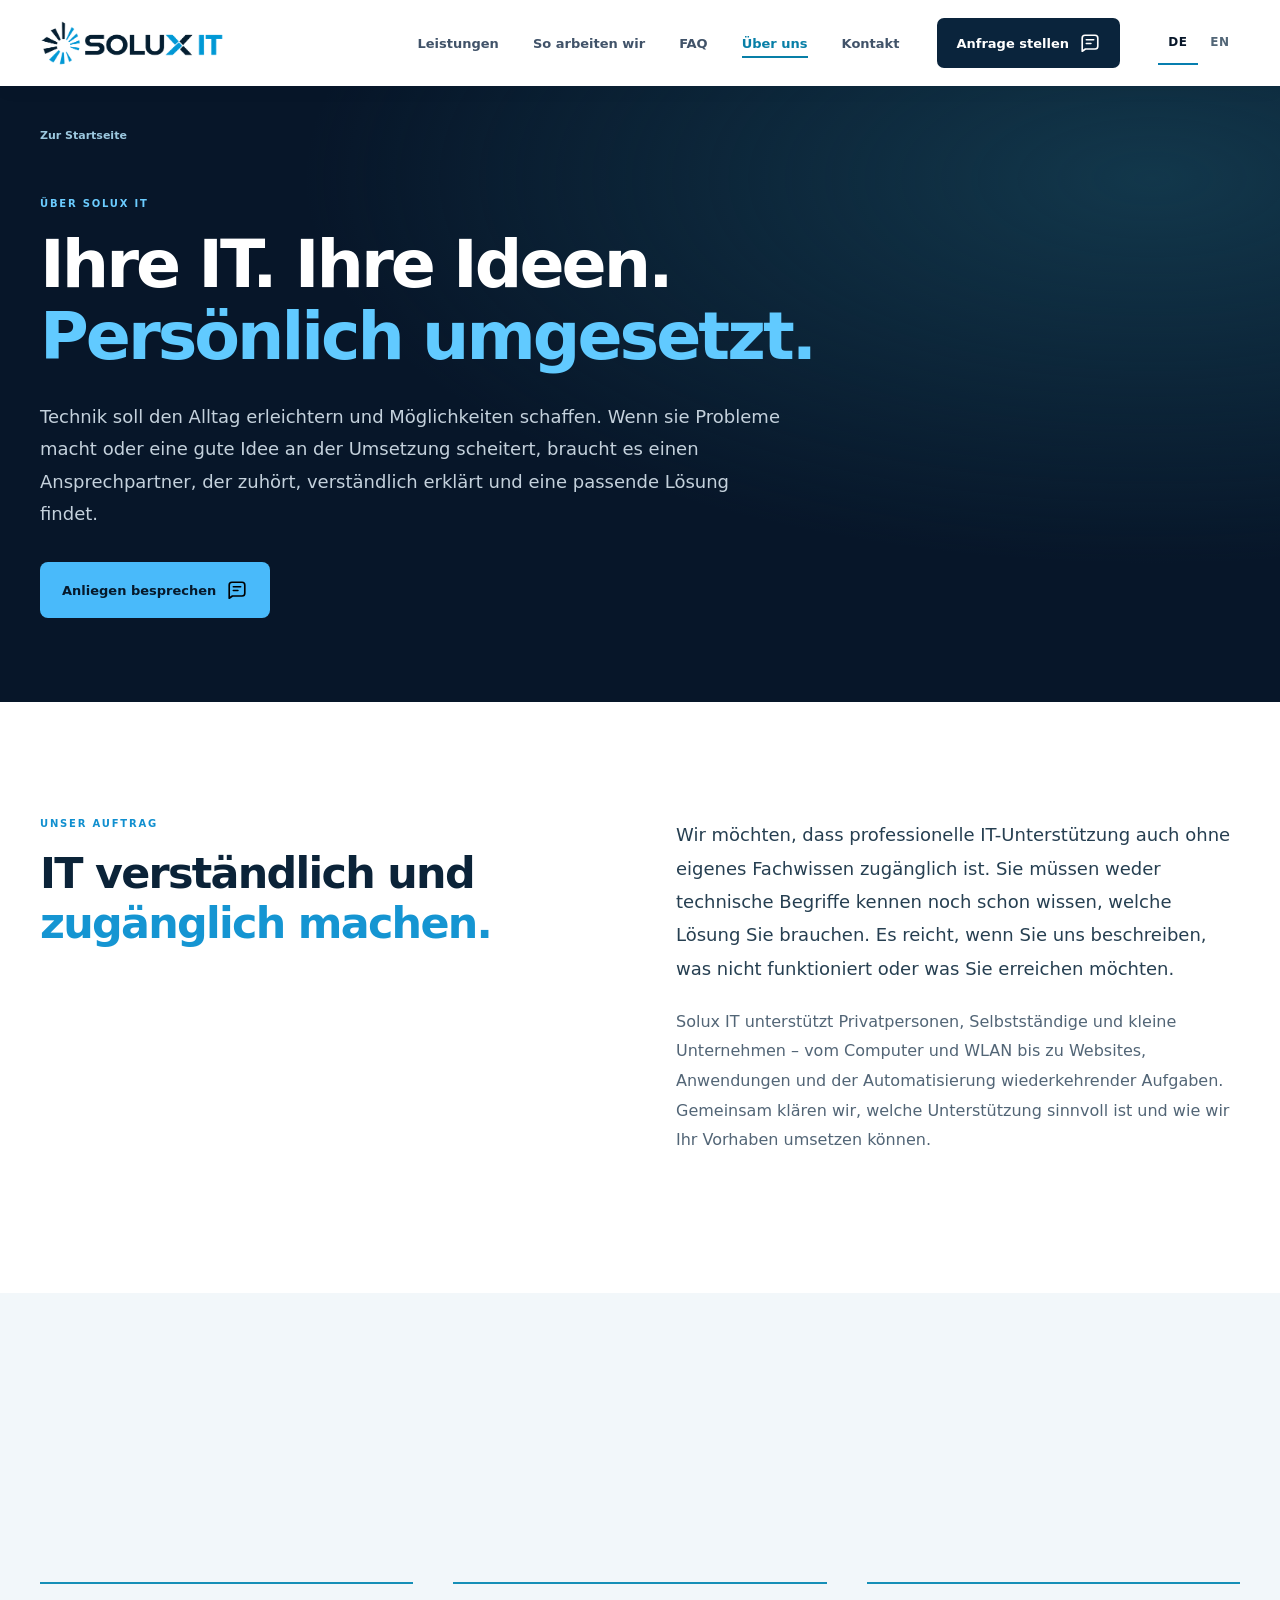
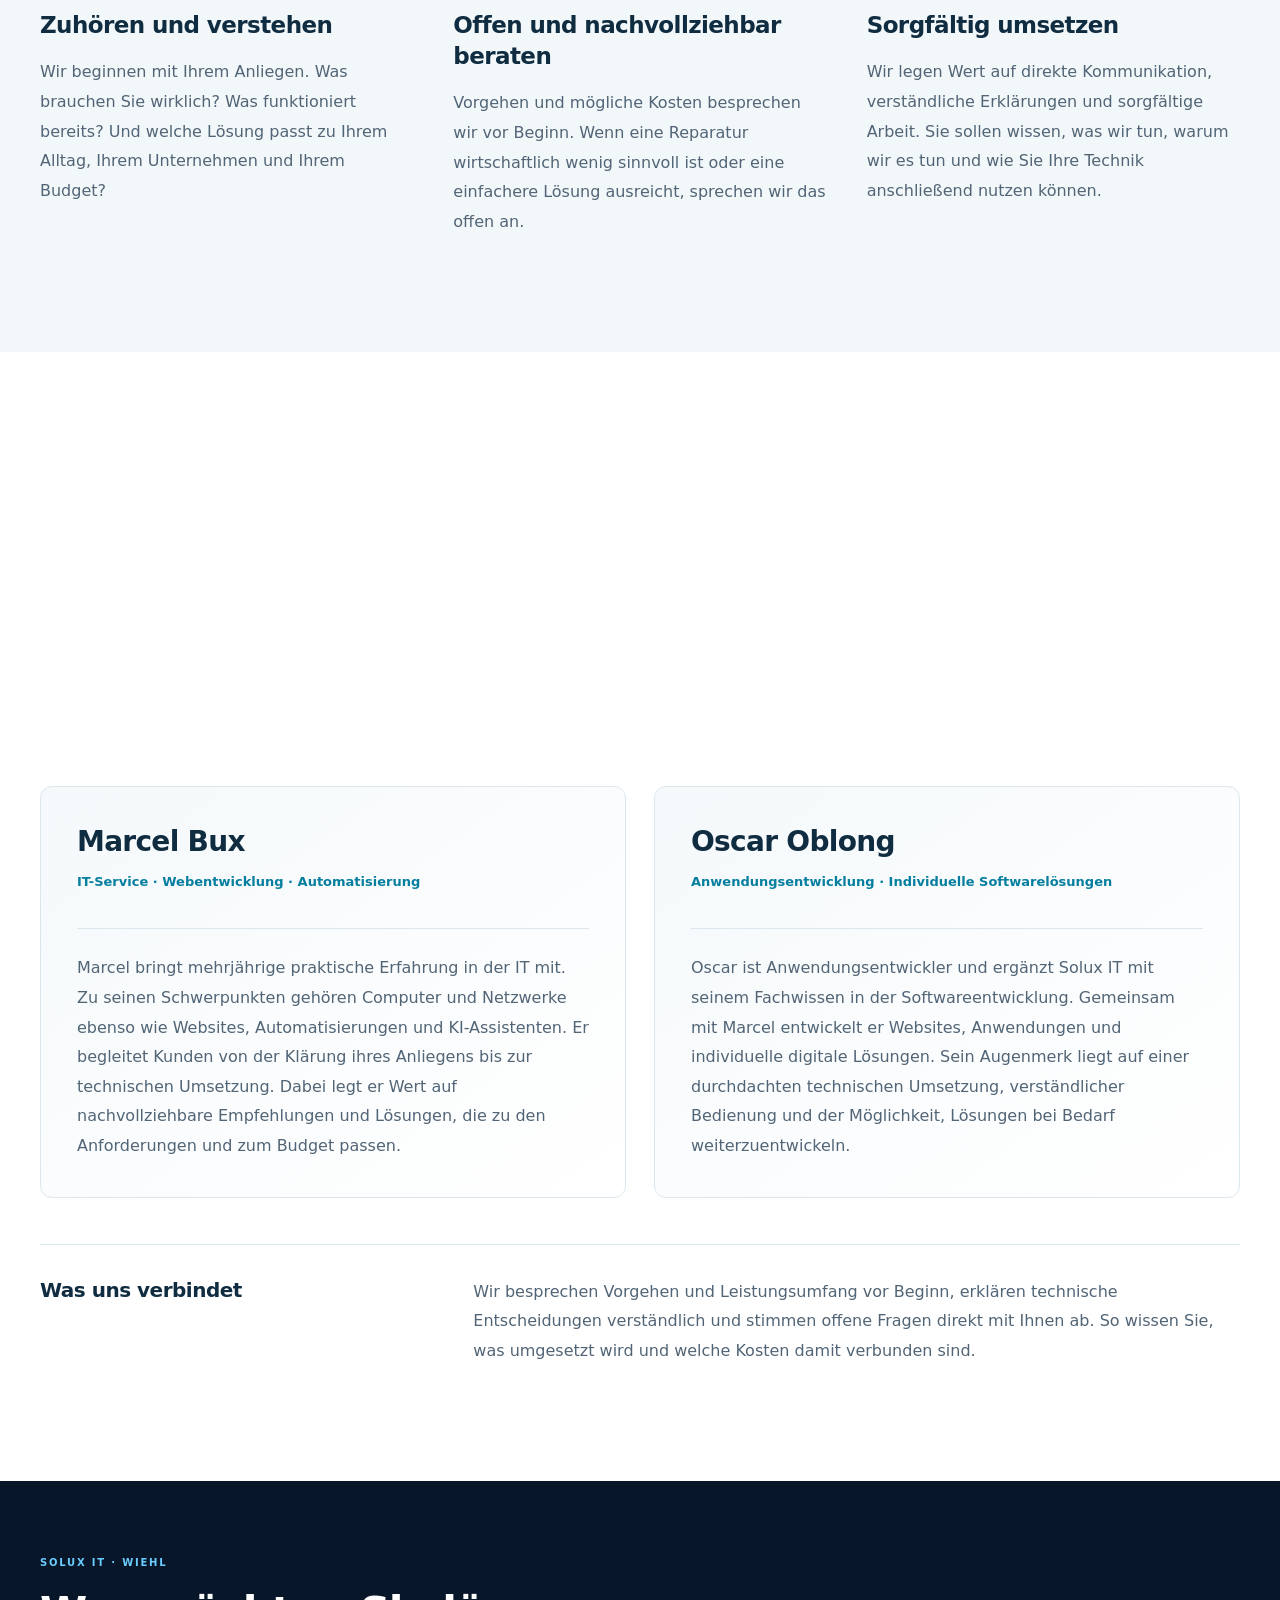
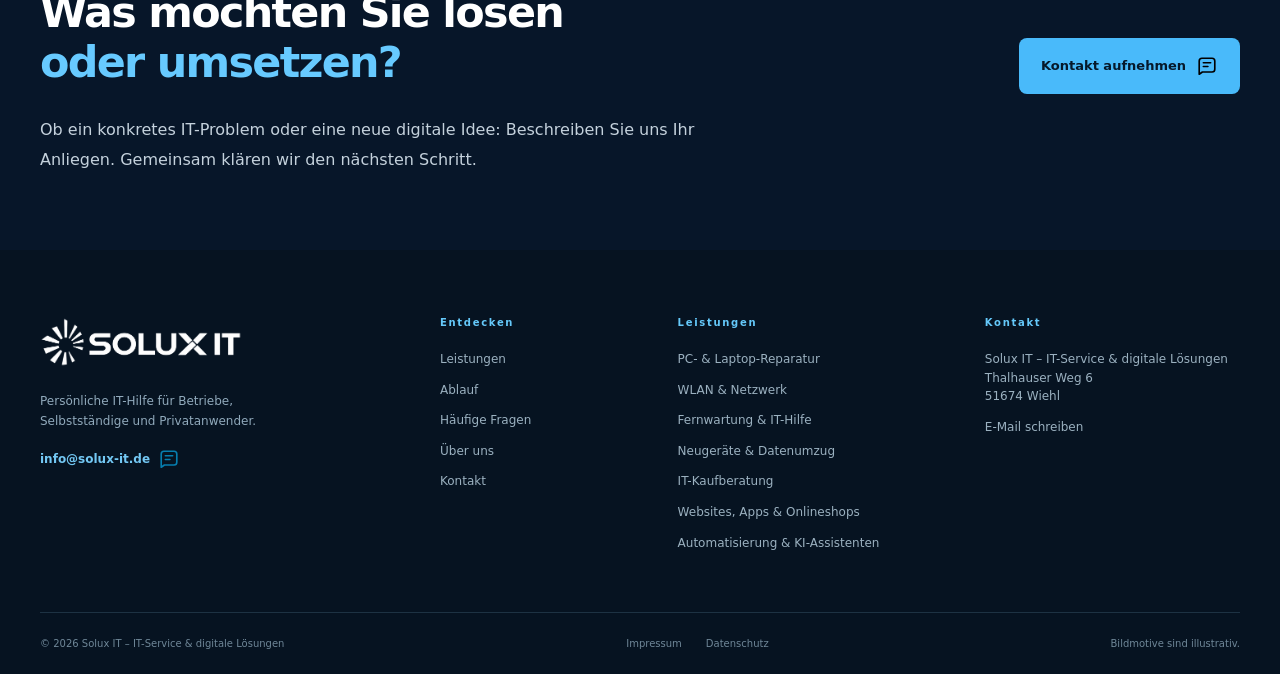
<file: ueber-mich.html>
﻿<!doctype html>
<html lang="de">
  <head>
    <meta charset="utf-8" />
    <meta content="width=device-width, initial-scale=1.0" name="viewport" />
    <meta content="#071629" name="theme-color" />
    <title>Über uns | Solux IT Wiehl</title>
    <meta
      content="Solux IT in Wiehl: verständlicher IT-Service, Websites und digitale Lösungen. Unser Anspruch und die Menschen dahinter: Marcel Bux und Oscar Oblong."
      name="description"
    />
    <meta content="noindex,nofollow" name="robots" />
    <link
      href="https://solux-it.de/ueber-mich.html"
      rel="canonical"
    />
    <meta content="website" property="og:type" />
    <meta content="de_DE" property="og:locale" />
    <meta content="Solux IT" property="og:site_name" />
    <meta
      content="Über uns | Solux IT Wiehl"
      property="og:title"
    />
    <meta
      content="Solux IT in Wiehl: verständlicher IT-Service, Websites und digitale Lösungen. Unser Anspruch und die Menschen dahinter: Marcel Bux und Oscar Oblong."
      property="og:description"
    />
    <meta
      content="https://solux-it.de/ueber-mich.html"
      property="og:url"
    />
    <link rel="icon" href="solux-favicon-20261023.png" type="image/png" sizes="32x32">
    <link rel="icon" href="favicon.ico?v=20261023" sizes="16x16 32x32 48x48 64x64">
    <link rel="apple-touch-icon" href="solux-touch-icon-20261023.png" sizes="180x180">

    <link href="style.css?v=20261024-clean-logo" rel="stylesheet" />
  
<script src="language.js?v=20261013-1" defer></script>
<style id="solux-about-page-style">
/* About Solux IT: page-local styling; shared pages remain unchanged. */
.about-company h1>[data-about-en],.about-company h2>[data-about-en]{color:inherit}
.about-company h1,.about-company h2{font-weight:750}
.about-company .about-accent{color:#078ab6}
.about-company .about-company-hero .about-accent,.about-company .about-company-contact .about-accent{color:#67caff}
.about-company h1{font-size:clamp(40px,5.2vw,72px);line-height:1.08;letter-spacing:-.045em;max-width:960px;margin-bottom:28px}
.about-company h2{font-size:clamp(30px,3.35vw,46px);line-height:1.15;letter-spacing:-.04em;margin-bottom:28px}
.about-company p{font-size:16px;line-height:1.85;color:#526576;margin:0 0 22px}
.about-company .about-company-hero{background:radial-gradient(ellipse at 90% 15%,#12374b 0,transparent 52%),#071629;padding-bottom:84px}
.about-company .about-company-intro{max-width:940px}
.about-company .about-company-intro>p{color:#c4d1dc;max-width:740px;font-size:18px;line-height:1.8;margin-bottom:32px}
.about-company .back-link{margin-bottom:56px}
.about-company .about-company-mission .detail-grid{align-items:start;gap:72px}
.about-company .about-company-lead{font-size:18px;color:#263f51}
.about-company .about-company-values{background:#f2f7fa}
.about-company .about-company-value-grid{display:grid;grid-template-columns:repeat(3,minmax(0,1fr));gap:40px;margin-top:44px}
.about-company .about-company-value{border-top:2px solid #168fb7;padding-top:26px}
.about-company h3{font-size:23px;line-height:1.35;letter-spacing:-.025em;font-weight:650;color:#102c40;margin:0 0 16px}
.about-company .about-company-value p{margin:0}
.about-company .about-company-team .section-heading{max-width:900px;margin-bottom:42px}
.about-company .about-company-team .section-heading>p{max-width:810px}
.about-company .about-company-profile-grid{display:grid;grid-template-columns:repeat(2,minmax(0,1fr));gap:28px}
.about-company .about-company-profile{min-width:0;padding:36px;border:1px solid #dce7ed;border-radius:12px;background:linear-gradient(145deg,#f5f9fb,#fff)}
.about-company .about-company-profile header{min-height:106px;margin-bottom:24px;border-bottom:1px solid #dce7ed;padding-bottom:22px}
.about-company .about-company-profile h3{font-size:28px;margin-bottom:10px}
.about-company .about-company-profile .about-company-role{font-size:13px;line-height:1.7;color:#067e9f;font-weight:600;margin:0}
.about-company .about-company-profile>p{margin:0}
.about-company .about-company-promise{display:grid;grid-template-columns:1fr 2fr;gap:50px;border-top:1px solid #dce7ed;margin-top:46px;padding-top:32px}
.about-company .about-company-promise h3{font-size:20px}
.about-company .about-company-promise p{margin:0}
.about-company .about-company-contact{padding:76px 0;background:#071629}
.about-company .about-company-contact>.container{display:flex;align-items:center;justify-content:space-between;gap:48px}
.about-company .about-company-contact h2{color:#fff}
.about-company .about-company-contact p{color:#c4d1dc;max-width:690px;margin:0}
.about-company .about-company-contact .button{flex-shrink:0}
@media(max-width:900px){.about-company .about-company-mission .detail-grid{grid-template-columns:1fr;gap:20px}.about-company .about-company-value-grid{gap:24px}.about-company .about-company-profile{padding:28px}.about-company .about-company-profile header{min-height:130px}.about-company .about-company-contact>.container{align-items:flex-start;flex-direction:column;gap:28px}}
@media(max-width:650px){.about-company .section-pad{padding:66px 0}.about-company .about-company-value-grid,.about-company .about-company-profile-grid,.about-company .about-company-promise{grid-template-columns:1fr}.about-company .about-company-value-grid{gap:30px;margin-top:30px}.about-company .about-company-profile header{min-height:0}.about-company .about-company-promise{gap:0;margin-top:32px}.about-company .back-link{margin-bottom:36px}.about-company .about-company-hero{padding-bottom:60px}.about-company .about-company-intro>p{font-size:16px}.about-company .about-company-contact{padding:60px 0}.about-company .about-company-profile{padding:26px}.about-company .about-company-profile h3{font-size:26px}}
</style>

    <meta property="og:image" content="https://solux-it.de/solux-linkvorschau-20261023.jpg">
    <meta property="og:image:secure_url" content="https://solux-it.de/solux-linkvorschau-20261023.jpg">
    <meta property="og:image:type" content="image/jpeg">
    <meta property="og:image:width" content="1200">
    <meta property="og:image:height" content="630">
    <meta property="og:image:alt" content="Solux IT – IT-Service &amp; digitale Lösungen">
    <meta name="twitter:card" content="summary_large_image">
    <meta name="twitter:image" content="https://solux-it.de/solux-linkvorschau-20261023.jpg">
    <meta name="twitter:image:alt" content="Solux IT – IT-Service &amp; digitale Lösungen">
      <link rel="preload" as="image" href="solux-logo-20261023.webp">
</head>
  <body>
    <div id="root">
      <a class="skip-link" href="#main">Zum Inhalt springen</a>
      <header class="site-header">
        <div class="container header-inner">
          <a aria-label="Solux IT – Startseite" class="brand site-brand" href="index.html"
            ><img class="site-brand-image" src="solux-logo-20261023.webp" width="983" height="242" alt="Solux IT" decoding="sync"></a
          >
          <nav
            aria-label="Hauptnavigation"
            class="main-nav"
            id="main-navigation"
          >
            <a href="index.html#leistungen">Leistungen</a
            ><a href="index.html#ablauf">So arbeiten wir</a
            ><a href="index.html#faq">FAQ</a
            ><a href="ueber-mich.html" aria-current="page">Über uns</a><a href="index.html#kontakt">Kontakt</a>
          </nav>
          <a class="header-cta" href="index.html#kontakt"
            >Anfrage stellen
            <img class="button-image-icon" src="icon-anfrage.svg" width="22" height="22" alt="" aria-hidden="true" decoding="async"></a>
          
          <details class="mobile-nav">
            <summary
              aria-controls="mobile-navigation"
              aria-label="Menü"
              class="menu-toggle"
            >
              <svg
                class="lucide lucide-menu menu-open-icon"
                fill="none"
                height="24"
                stroke="currentColor"
                stroke-linecap="round"
                stroke-linejoin="round"
                stroke-width="2"
                viewBox="0 0 24 24"
                width="24"
                xmlns="http://www.w3.org/2000/svg"
              >
                <line x1="4" x2="20" y1="12" y2="12"></line>
                <line x1="4" x2="20" y1="6" y2="6"></line>
                <line x1="4" x2="20" y1="18" y2="18"></line></svg
              ><svg
                aria-hidden="true"
                class="menu-close-icon"
                fill="none"
                height="24"
                stroke="currentColor"
                stroke-linecap="round"
                stroke-linejoin="round"
                stroke-width="2"
                viewBox="0 0 24 24"
                width="24"
                xmlns="http://www.w3.org/2000/svg"
              >
                <path d="M18 6 6 18"></path>
                <path d="m6 6 12 12"></path>
              </svg>
            </summary>
            <nav
              aria-label="Mobilnavigation"
              class="main-nav"
              id="mobile-navigation"
            >
              <a href="index.html#leistungen">Leistungen</a
              ><a href="index.html#ablauf">So arbeiten wir</a
              ><a href="index.html#faq">FAQ</a
              ><a href="ueber-mich.html" aria-current="page">Über uns</a><a href="index.html#kontakt">Kontakt</a>
            </nav>
          </details>
        </div>
      </header>
      <main id="main" class="about-company">
<section class="inner-hero about-company-hero"><div class="container">
<a class="back-link" href="index.html"><span data-about-en="Back to home">Zur Startseite</span></a>
<div class="about-company-intro"><span class="eyebrow eyebrow-light"><span data-about-en="ABOUT SOLUX IT">ÜBER SOLUX IT</span></span>
<h1><span data-about-en="Your IT. Your ideas.">Ihre IT. Ihre Ideen.</span><br><span class="about-accent"><span data-about-en="Personally delivered.">Persönlich umgesetzt.</span></span></h1>
<p><span data-about-en="Technology should make everyday life easier and open up possibilities. When it causes problems or a good idea needs help to take shape, you need someone who listens, explains things clearly and finds a suitable solution.">Technik soll den Alltag erleichtern und Möglichkeiten schaffen. Wenn sie Probleme macht oder eine gute Idee an der Umsetzung scheitert, braucht es einen Ansprechpartner, der zuhört, verständlich erklärt und eine passende Lösung findet.</span></p>
<a class="button button-primary" href="index.html#kontakt"><span data-about-en="Let’s discuss your needs">Anliegen besprechen</span> <img class="button-image-icon" src="icon-anfrage.svg" width="22" height="22" alt="" aria-hidden="true" decoding="async"></a>
</div></div></section>
<section class="section-pad about-company-mission"><div class="container detail-grid">
<div><span class="eyebrow"><span data-about-en="OUR PURPOSE">UNSER AUFTRAG</span></span><h2><span data-about-en="Making IT clear and">IT verständlich und</span><br><span class="about-accent"><span data-about-en="accessible.">zugänglich machen.</span></span></h2></div>
<div><p class="about-company-lead"><span data-about-en="We want professional IT support to be accessible without specialist knowledge. You do not need to know the technical terms or already have a solution in mind. Simply tell us what is not working or what you would like to achieve.">Wir möchten, dass professionelle IT-Unterstützung auch ohne eigenes Fachwissen zugänglich ist. Sie müssen weder technische Begriffe kennen noch schon wissen, welche Lösung Sie brauchen. Es reicht, wenn Sie uns beschreiben, was nicht funktioniert oder was Sie erreichen möchten.</span></p><p><span data-about-en="Solux IT supports individuals, freelancers and small businesses — from computers and Wi-Fi to websites, applications and automating recurring tasks. Together, we work out what support makes sense and how to put your plans into practice.">Solux IT unterstützt Privatpersonen, Selbstständige und kleine Unternehmen – vom Computer und WLAN bis zu Websites, Anwendungen und der Automatisierung wiederkehrender Aufgaben. Gemeinsam klären wir, welche Unterstützung sinnvoll ist und wie wir Ihr Vorhaben umsetzen können.</span></p></div></div></section>
<section class="section-pad about-company-values"><div class="container">
<div class="section-heading"><span class="eyebrow"><span data-about-en="WHAT MATTERS TO US">WAS UNS WICHTIG IST</span></span><h2><span data-about-en="Your needs set">Ihr Anliegen gibt</span><br><span class="about-accent"><span data-about-en="the direction.">die Richtung vor.</span></span></h2></div>
<div class="about-company-value-grid"><article class="about-company-value"><h3><span data-about-en="Listening and understanding">Zuhören und verstehen</span></h3><p><span data-about-en="We start with your needs. What do you really need? What already works? And which solution fits your everyday life, your business and your budget?">Wir beginnen mit Ihrem Anliegen. Was brauchen Sie wirklich? Was funktioniert bereits? Und welche Lösung passt zu Ihrem Alltag, Ihrem Unternehmen und Ihrem Budget?</span></p></article><article class="about-company-value"><h3><span data-about-en="Clear, transparent advice">Offen und nachvollziehbar beraten</span></h3><p><span data-about-en="We discuss our approach and potential costs before work begins. If a repair offers little value or a simpler solution is enough, we tell you openly.">Vorgehen und mögliche Kosten besprechen wir vor Beginn. Wenn eine Reparatur wirtschaftlich wenig sinnvoll ist oder eine einfachere Lösung ausreicht, sprechen wir das offen an.</span></p></article><article class="about-company-value"><h3><span data-about-en="Careful implementation">Sorgfältig umsetzen</span></h3><p><span data-about-en="We value direct communication, clear explanations and careful work. You should know what we are doing, why we are doing it and how to use your technology afterwards.">Wir legen Wert auf direkte Kommunikation, verständliche Erklärungen und sorgfältige Arbeit. Sie sollen wissen, was wir tun, warum wir es tun und wie Sie Ihre Technik anschließend nutzen können.</span></p></article></div></div></section>
<section class="section-pad about-company-team"><div class="container">
<div class="section-heading"><span class="eyebrow"><span data-about-en="THE PEOPLE BEHIND SOLUX IT">DIE MENSCHEN DAHINTER</span></span><h2><span data-about-en="Personally committed.">Persönlich engagiert.</span><br><span class="about-accent"><span data-about-en="Working together for your solution.">Gemeinsam für Ihre Lösung.</span></span></h2>
<p><span data-about-en="Solux IT brings together Marcel Bux and Oscar Oblong. We combine practical IT experience with application development and a shared commitment: listening carefully, providing clear advice and implementing solutions with care. You have direct contact with the people working on your request.">Hinter Solux IT stehen Marcel Bux und Oscar Oblong. Wir verbinden praktische IT-Erfahrung mit Anwendungsentwicklung und einem gemeinsamen Anspruch: aufmerksam zuhören, verständlich beraten und Lösungen sorgfältig umsetzen. Sie haben direkten Kontakt zu den Menschen, die sich um Ihr Anliegen kümmern.</span></p></div>
<div class="about-company-profile-grid"><article class="about-company-profile"><header><h3>Marcel Bux</h3><p class="about-company-role"><span data-about-en="IT support · Web development · Automation">IT-Service · Webentwicklung · Automatisierung</span></p></header><p><span data-about-en="Marcel brings several years of practical IT experience. His focus includes computers and networks as well as websites, automation and AI assistants. He supports clients from understanding their needs through to technical implementation, with clear recommendations and solutions that fit their requirements and budget.">Marcel bringt mehrjährige praktische Erfahrung in der IT mit. Zu seinen Schwerpunkten gehören Computer und Netzwerke ebenso wie Websites, Automatisierungen und KI-Assistenten. Er begleitet Kunden von der Klärung ihres Anliegens bis zur technischen Umsetzung. Dabei legt er Wert auf nachvollziehbare Empfehlungen und Lösungen, die zu den Anforderungen und zum Budget passen.</span></p></article><article class="about-company-profile"><header><h3>Oscar Oblong</h3><p class="about-company-role"><span data-about-en="Application development · Custom software solutions">Anwendungsentwicklung · Individuelle Softwarelösungen</span></p></header><p><span data-about-en="Oscar is an application developer and contributes his software development expertise to Solux IT. Together with Marcel, he develops websites, applications and custom digital solutions. His focus is on thoughtful technical implementation, intuitive usability and the ability to extend solutions as needs evolve.">Oscar ist Anwendungsentwickler und ergänzt Solux IT mit seinem Fachwissen in der Softwareentwicklung. Gemeinsam mit Marcel entwickelt er Websites, Anwendungen und individuelle digitale Lösungen. Sein Augenmerk liegt auf einer durchdachten technischen Umsetzung, verständlicher Bedienung und der Möglichkeit, Lösungen bei Bedarf weiterzuentwickeln.</span></p></article></div>
<div class="about-company-promise"><h3><span data-about-en="Our shared approach">Was uns verbindet</span></h3><p><span data-about-en="We discuss our approach and scope before work begins, explain technical decisions clearly and resolve open questions directly with you. That way, you know what will be delivered and the costs involved.">Wir besprechen Vorgehen und Leistungsumfang vor Beginn, erklären technische Entscheidungen verständlich und stimmen offene Fragen direkt mit Ihnen ab. So wissen Sie, was umgesetzt wird und welche Kosten damit verbunden sind.</span></p></div>
</div></section>
<section class="about-company-contact"><div class="container"><div><span class="eyebrow eyebrow-light"><span data-about-en="SOLUX IT · WIEHL">SOLUX IT · WIEHL</span></span><h2><span data-about-en="What would you like to solve">Was möchten Sie lösen</span><br><span class="about-accent"><span data-about-en="or create?">oder umsetzen?</span></span></h2><p><span data-about-en="Whether you have an IT problem or a new digital idea, tell us what you have in mind. Together, we will work out the next step.">Ob ein konkretes IT-Problem oder eine neue digitale Idee: Beschreiben Sie uns Ihr Anliegen. Gemeinsam klären wir den nächsten Schritt.</span></p></div><a class="button button-primary" href="index.html#kontakt"><span data-about-en="Get in touch">Kontakt aufnehmen</span> <img class="button-image-icon" src="icon-anfrage.svg" width="22" height="22" alt="" aria-hidden="true" decoding="async"></a></div></section>
</main>
      <footer class="site-footer">
        <div class="container footer-top">
          <div class="footer-intro">
            <a
              aria-label="Solux IT – Startseite"
              class="brand brand-light site-brand"
              href="index.html"
              ><img class="site-brand-image" src="solux-logo-20261023.webp" width="983" height="242" alt="Solux IT" decoding="sync"></a
            >
            <p>
              Persönliche IT-Hilfe für Betriebe, Selbstständige und
              Privatanwender.
            </p>
            <a class="footer-mail" href="mailto:info@solux-it.de"
              >info@solux-it.de
              <img class="button-image-icon" src="icon-anfrage.svg" width="22" height="22" alt="" aria-hidden="true" decoding="async"></a>
          </div>
          <div>
            <span class="footer-label">Entdecken</span
            ><a href="index.html#leistungen">Leistungen</a
            ><a href="index.html#ablauf">Ablauf</a
            ><a href="index.html#faq">Häufige Fragen</a
            ><a href="ueber-mich.html" aria-current="page">Über uns</a><a href="index.html#kontakt">Kontakt</a>
          </div>
          <div>
            <span class="footer-label">Leistungen</span
            ><a href="pc-laptop-reparatur.html">PC- &amp; Laptop-Reparatur</a><a href="wlan-netzwerk.html">WLAN &amp; Netzwerk</a><a href="fernwartung-it-hilfe.html">Fernwartung &amp; IT-Hilfe</a><a href="neugeraete-datenumzug.html">Neugeräte &amp; Datenumzug</a><a href="it-kaufberatung.html">IT-Kaufberatung</a><a href="websites-apps-onlineshops.html">Websites, Apps &amp; Onlineshops</a><a href="automatisierung-workflows.html">Automatisierung &amp; KI-Assistenten</a></div>
          <div>
            <span class="footer-label">Kontakt</span>
            <p>
              Solux IT – IT-Service &amp; digitale Lösungen<br />Thalhauser Weg 6<br />51674
              Wiehl
            </p>
            <a href="mailto:info@solux-it.de">E-Mail schreiben</a>
          </div>
        </div>
        <div class="container footer-bottom">
          <span>© 2026 Solux IT – IT-Service &amp; digitale Lösungen</span>
          <div>
            <a href="impressum.html">Impressum</a
            ><a href="datenschutz.html">Datenschutz</a>
          </div>
          <span>Bildmotive sind illustrativ.</span>
        </div>
      </footer>
    </div>
  <script>
(() => {
  const items = [...document.querySelectorAll('[data-about-en]')].map(element => ({element, de: element.textContent, en: element.dataset.aboutEn}));
  const description = {de: "Solux IT in Wiehl: verständlicher IT-Service, Websites und digitale Lösungen. Unser Anspruch und die Menschen dahinter: Marcel Bux und Oscar Oblong.", en: "Solux IT in Wiehl: clear IT support, websites and digital solutions. Our approach and the people behind it: Marcel Bux and Oscar Oblong."};
  const applyAboutLanguage = () => {
    const english = document.documentElement.lang === 'en';
    items.forEach(({element, de, en}) => { element.textContent = english ? en : de; });
    document.querySelectorAll('meta[name="description"],meta[property="og:description"]').forEach(element => { element.content = english ? description.en : description.de; });
  };
  document.addEventListener('solux:languagechange', applyAboutLanguage);
  document.addEventListener('DOMContentLoaded', applyAboutLanguage);
  applyAboutLanguage();
})();
</script>
</body>
</html>
</file>
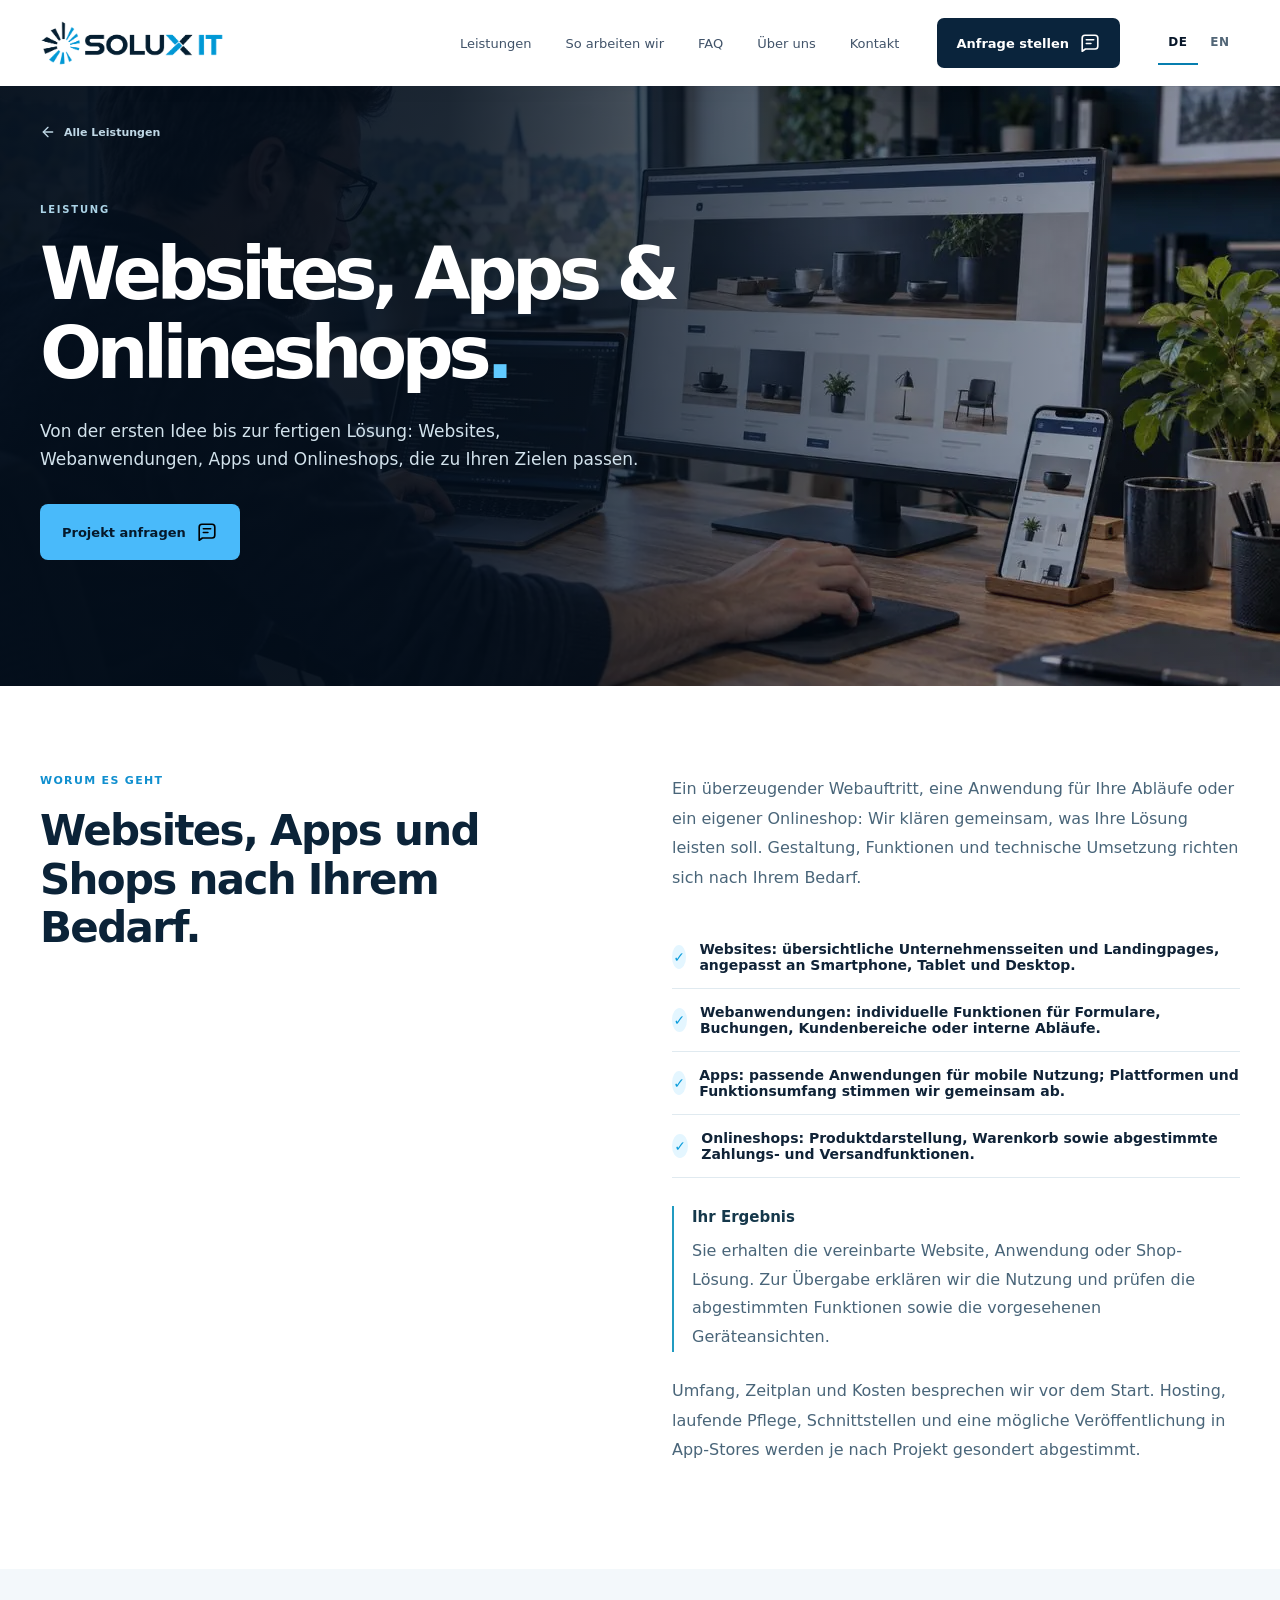
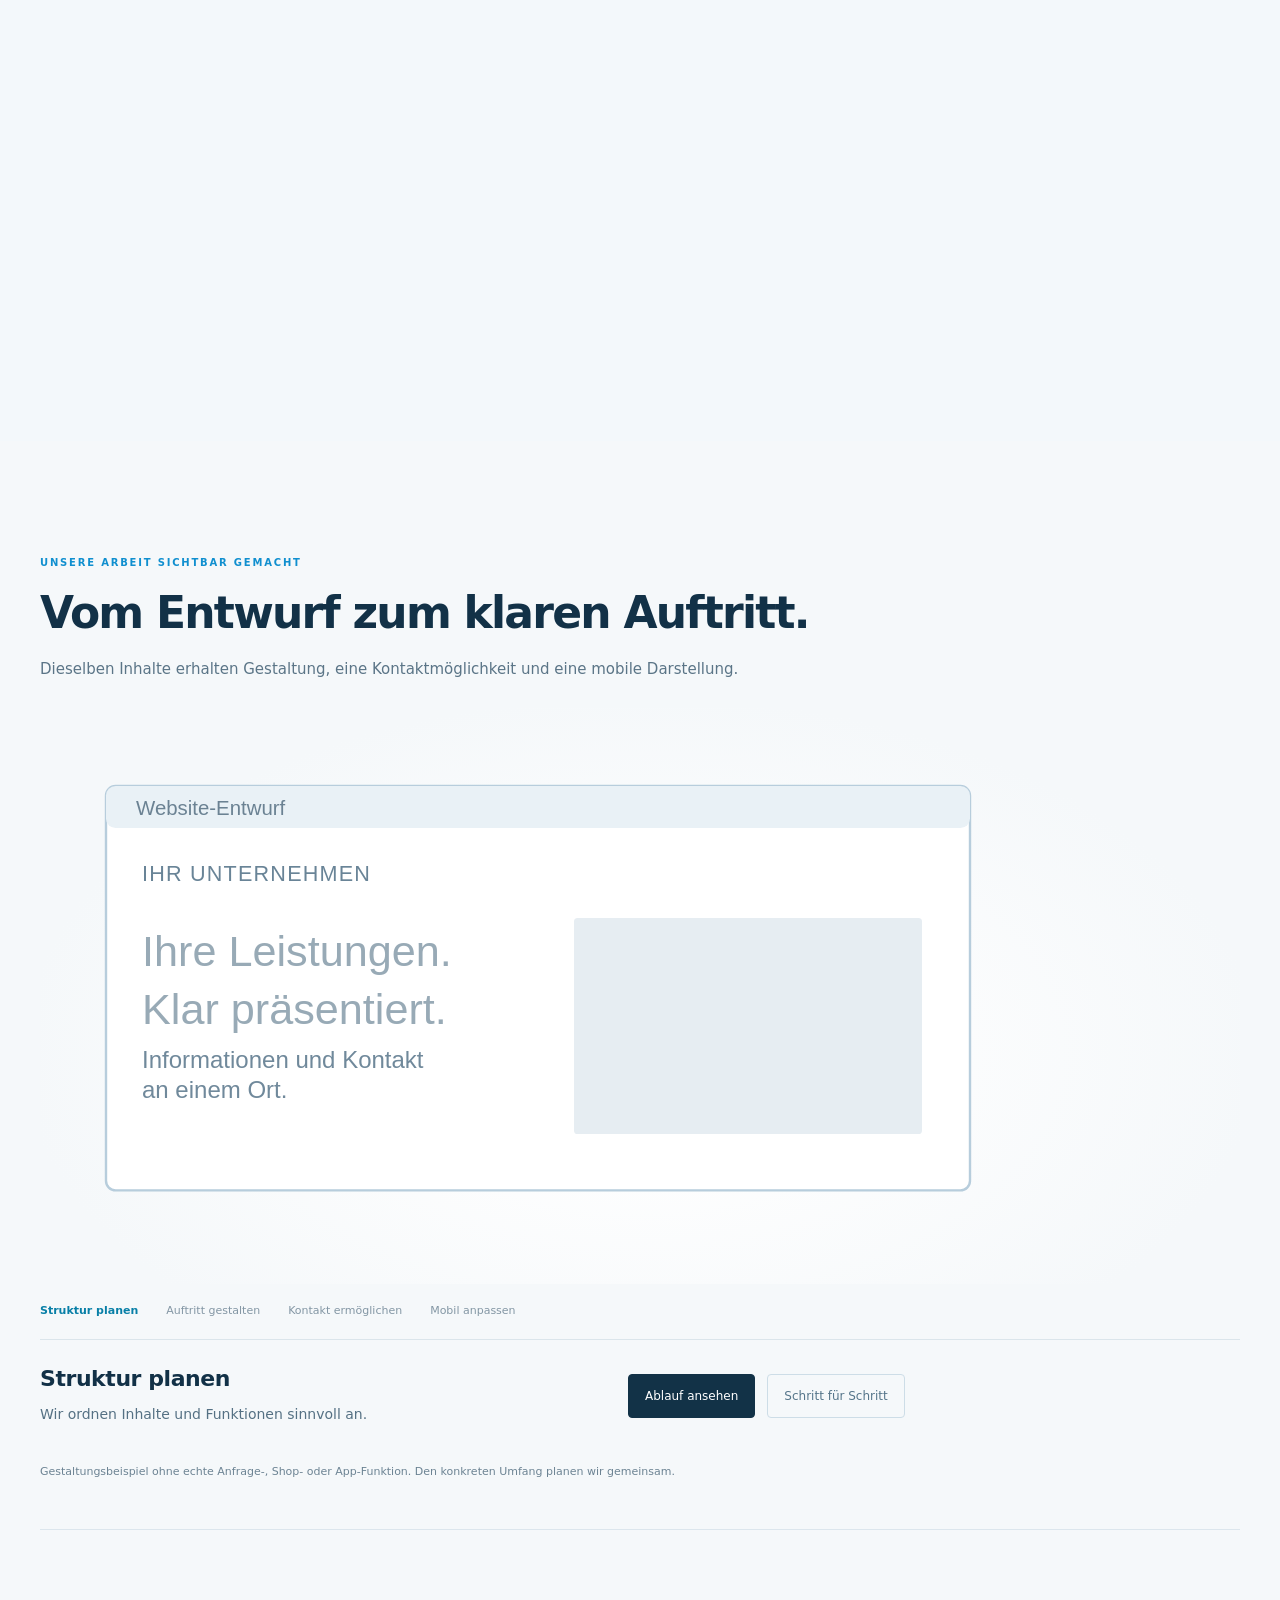
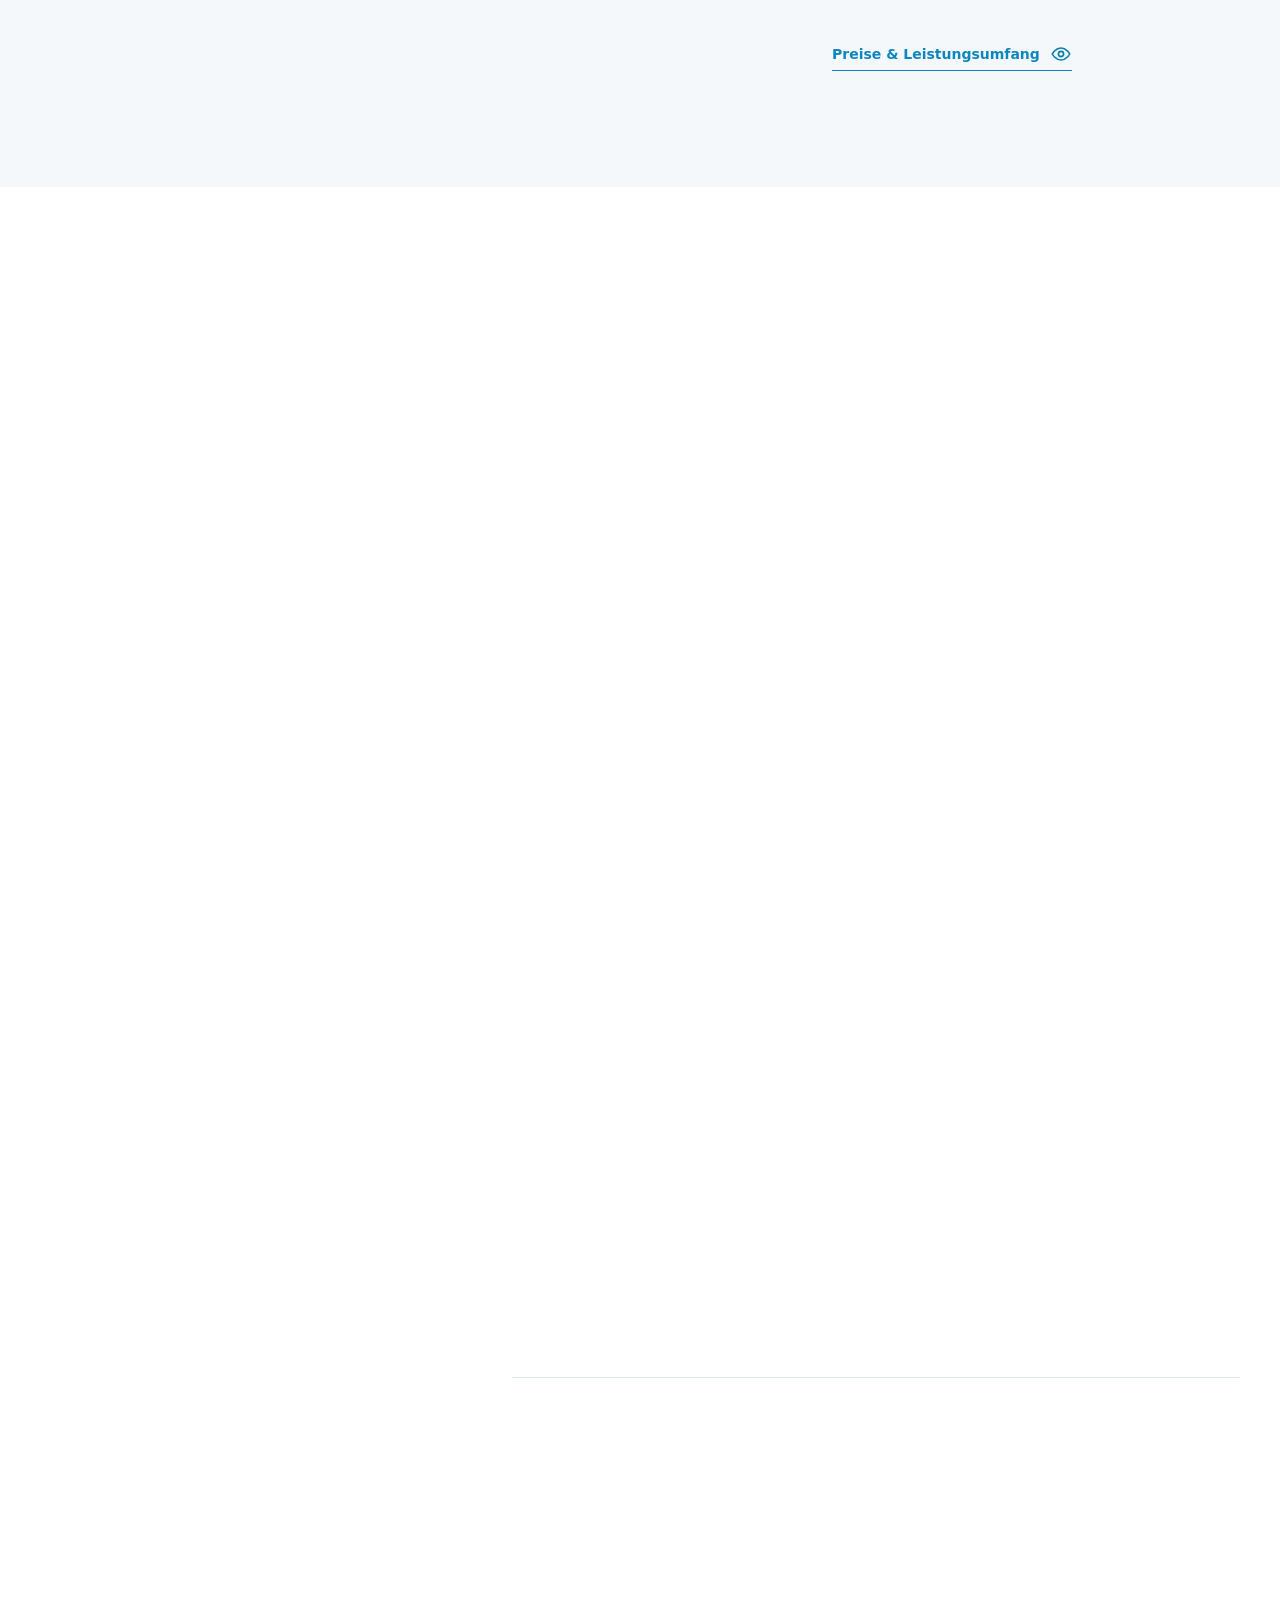
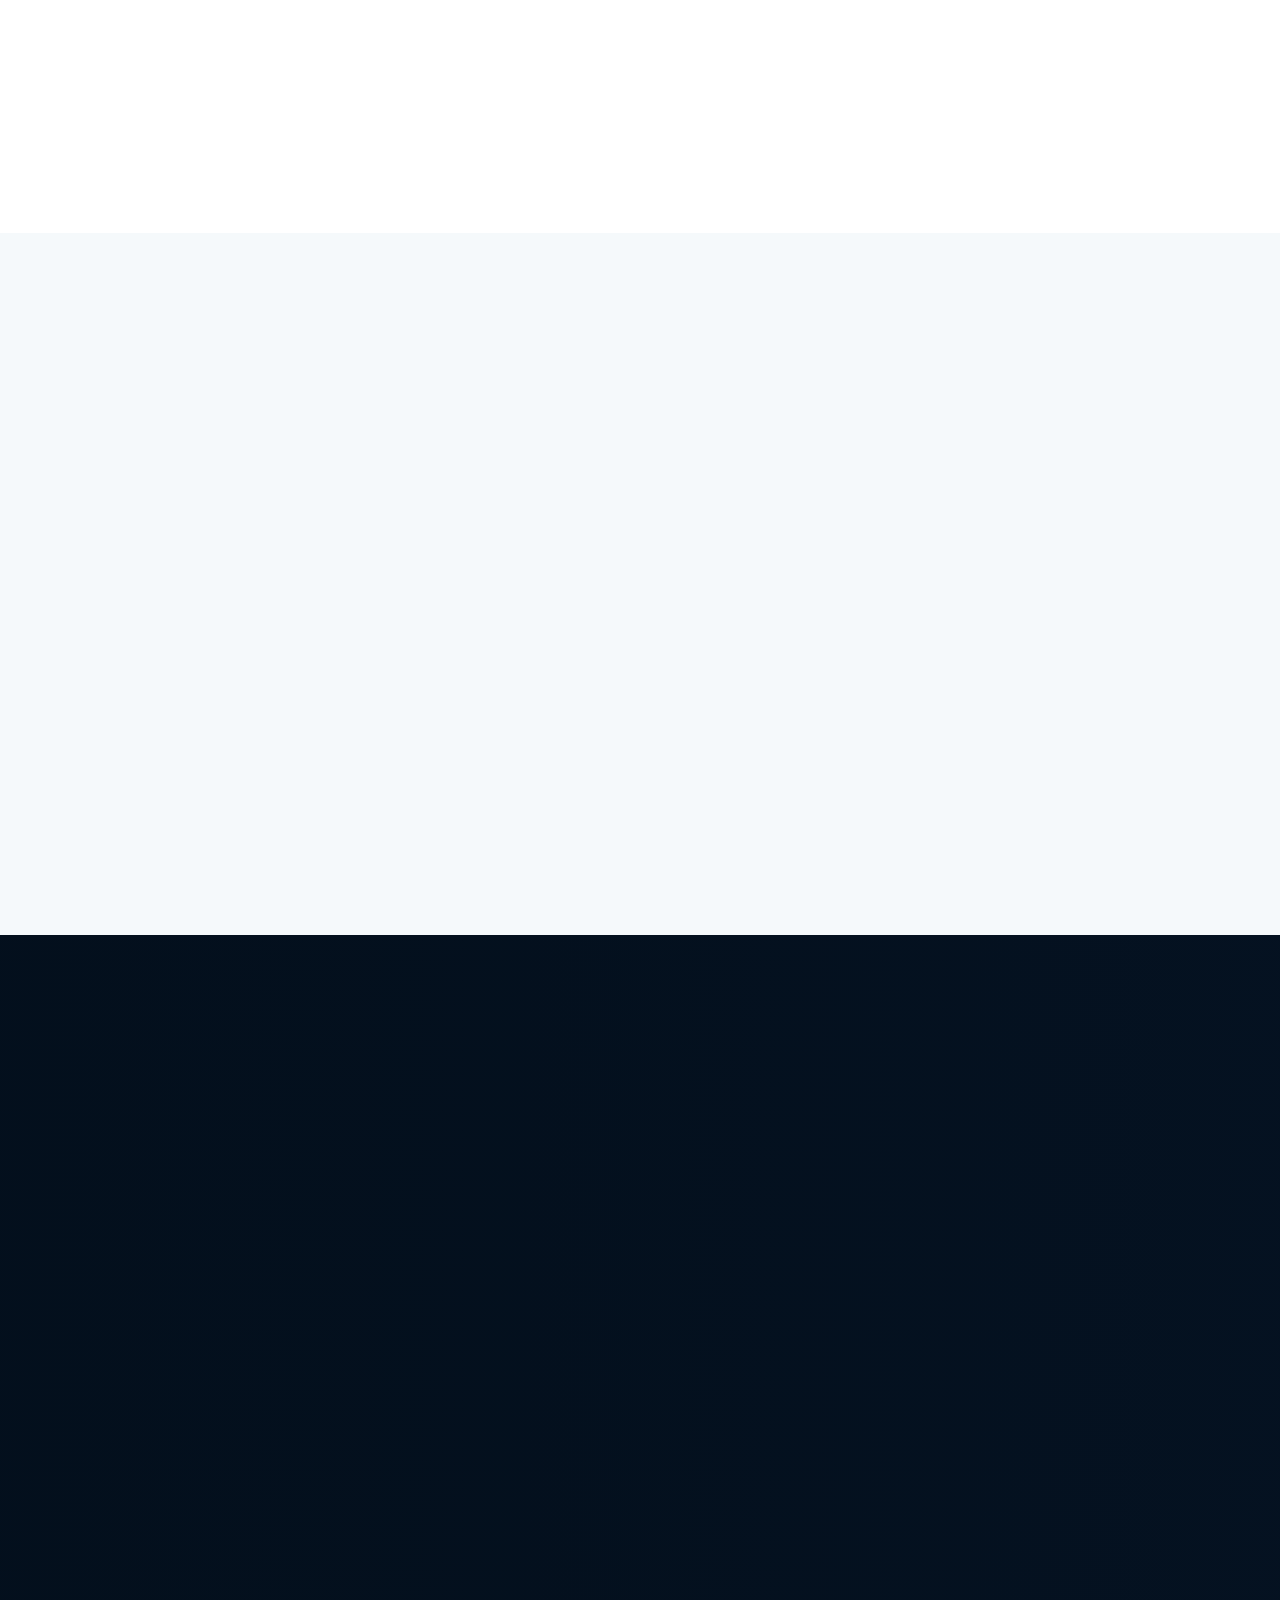
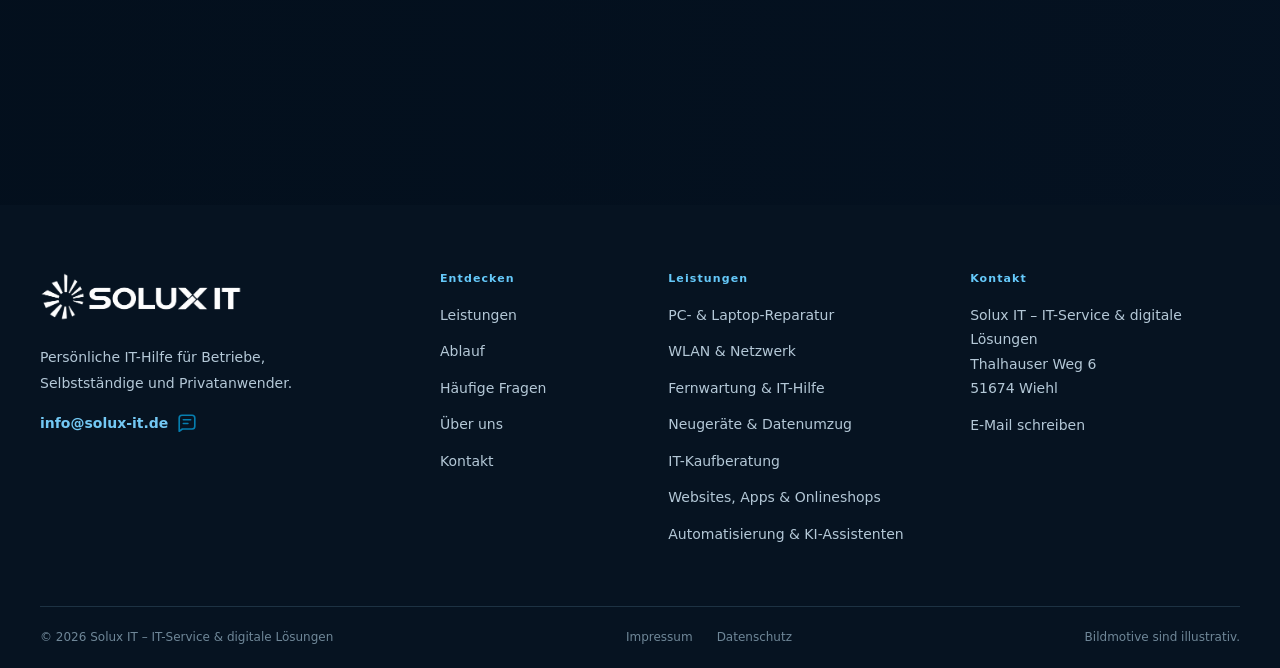
<file: websites-apps-onlineshops.html>
﻿<!doctype html>
<html lang="de">
  <head>
    <meta charset="utf-8" />
    <meta content="width=device-width, initial-scale=1.0" name="viewport" />
    <meta content="#071629" name="theme-color" />
    <link rel="preload" as="image" href="solux-foto-96655d5830b9bf.webp" type="image/webp" fetchpriority="high">
    <title>Websites, Apps &amp; Onlineshops | Solux IT Wiehl</title>
    <meta
      content="Websites, Webanwendungen, Apps und Onlineshops von Solux IT aus Wiehl. Individuelle Planung und Umsetzung für Ihr digitales Vorhaben."
      name="description"
    />
    <meta content="noindex,nofollow" name="robots" />
    <link
      href="https://solux-it.de/websites-apps-onlineshops.html"
      rel="canonical"
    />
    <meta content="website" property="og:type" />
    <meta content="de_DE" property="og:locale" />
    <meta content="Solux IT" property="og:site_name" />
    <meta
      content="Websites, Apps &amp; Onlineshops | Solux IT Wiehl"
      property="og:title"
    />
    <meta
      content="Websites, Webanwendungen, Apps und Onlineshops von Solux IT aus Wiehl. Individuelle Planung und Umsetzung für Ihr digitales Vorhaben."
      property="og:description"
    />
    <meta
      content="https://solux-it.de/websites-apps-onlineshops.html"
      property="og:url"
    />
    <link rel="icon" href="solux-favicon-20261023.png" type="image/png" sizes="32x32">
    <link rel="icon" href="favicon.ico?v=20261023" sizes="16x16 32x32 48x48 64x64">
    <link rel="apple-touch-icon" href="solux-touch-icon-20261023.png" sizes="180x180">

    <link href="style.css?v=20261024-clean-logo" rel="stylesheet" />
  
<script src="language.js?v=20261020-betreuung" defer></script>

    <meta property="og:image" content="https://solux-it.de/solux-linkvorschau-20261023.jpg">
    <meta property="og:image:secure_url" content="https://solux-it.de/solux-linkvorschau-20261023.jpg">
    <meta property="og:image:type" content="image/jpeg">
    <meta property="og:image:width" content="1200">
    <meta property="og:image:height" content="630">
    <meta property="og:image:alt" content="Solux IT – IT-Service &amp; digitale Lösungen">
    <meta name="twitter:card" content="summary_large_image">
    <meta name="twitter:image" content="https://solux-it.de/solux-linkvorschau-20261023.jpg">
    <meta name="twitter:image:alt" content="Solux IT – IT-Service &amp; digitale Lösungen">
      <link rel="preload" as="image" href="solux-logo-20261023.webp">
</head>
  <body class="site-refined">
    <div id="root">
      <a class="skip-link" href="#main">Zum Inhalt springen</a>
      <header class="site-header">
        <div class="container header-inner">
          <a aria-label="Solux IT – Startseite" class="brand site-brand" href="index.html"
            ><img class="site-brand-image" src="solux-logo-20261023.webp" width="983" height="242" alt="Solux IT" decoding="sync"></a
          >
          <nav
            aria-label="Hauptnavigation"
            class="main-nav"
            id="main-navigation"
          >
            <a href="index.html#leistungen">Leistungen</a
            ><a href="index.html#ablauf">So arbeiten wir</a
            ><a href="index.html#faq">FAQ</a
            ><a href="ueber-mich.html">Über uns</a><a href="index.html#kontakt">Kontakt</a>
          </nav>
          <a class="header-cta" href="#kontakt"
            >Anfrage stellen
            <img class="button-image-icon" src="icon-anfrage.svg" width="22" height="22" alt="" aria-hidden="true" decoding="async"></a>
          
          <details class="mobile-nav">
            <summary
              aria-controls="mobile-navigation"
              aria-label="Menü"
              class="menu-toggle"
            >
              <svg
                class="lucide lucide-menu menu-open-icon"
                fill="none"
                height="24"
                stroke="currentColor"
                stroke-linecap="round"
                stroke-linejoin="round"
                stroke-width="2"
                viewBox="0 0 24 24"
                width="24"
                xmlns="http://www.w3.org/2000/svg"
              >
                <line x1="4" x2="20" y1="12" y2="12"></line>
                <line x1="4" x2="20" y1="6" y2="6"></line>
                <line x1="4" x2="20" y1="18" y2="18"></line></svg
              ><svg
                aria-hidden="true"
                class="menu-close-icon"
                fill="none"
                height="24"
                stroke="currentColor"
                stroke-linecap="round"
                stroke-linejoin="round"
                stroke-width="2"
                viewBox="0 0 24 24"
                width="24"
                xmlns="http://www.w3.org/2000/svg"
              >
                <path d="M18 6 6 18"></path>
                <path d="m6 6 12 12"></path>
              </svg>
            </summary>
            <nav
              aria-label="Mobilnavigation"
              class="main-nav"
              id="mobile-navigation"
            >
              <a href="index.html#leistungen">Leistungen</a
              ><a href="index.html#ablauf">So arbeiten wir</a
              ><a href="index.html#faq">FAQ</a
              ><a href="ueber-mich.html">Über uns</a><a href="index.html#kontakt">Kontakt</a>
            </nav>
          </details>
        </div>
      </header>
      <main id="main">
        <section class="inner-hero service-photo-hero"><picture class="service-hero-picture"><img class="service-hero-image" src="solux-foto-96655d5830b9bf.webp" alt="IT-Arbeitsplatz mit Website-Entwicklung und mobiler Shopansicht" width="1280" height="720" loading="eager" fetchpriority="high" decoding="sync"></picture>
          <div class="container">
            <a class="back-link" href="index.html#leistungen"
              ><svg
                class="lucide lucide-arrow-left"
                fill="none"
                height="16"
                stroke="currentColor"
                stroke-linecap="round"
                stroke-linejoin="round"
                stroke-width="2"
                viewBox="0 0 24 24"
                width="16"
                xmlns="http://www.w3.org/2000/svg"
              >
                <path d="m12 19-7-7 7-7"></path>
                <path d="M19 12H5"></path>
              </svg>
              Alle Leistungen</a
            >
            <div class="inner-hero-grid">
              <div>
                <span class="eyebrow eyebrow-light">LEISTUNG</span>
                <h1>Websites, Apps &amp; Onlineshops<span>.</span></h1>
                <p>Von der ersten Idee bis zur fertigen Lösung: Websites, Webanwendungen, Apps und Onlineshops, die zu Ihren Zielen passen.</p>
                <a class="button button-primary" href="#kontakt"
                  >Projekt anfragen
                  <img class="button-image-icon" src="icon-anfrage.svg" width="22" height="22" alt="" aria-hidden="true" decoding="async"></a>
              </div>
              
            </div>
          </div>
        </section>
        <section class="detail-section section-pad"><div class="container detail-grid"><div><span class="eyebrow">WORUM ES GEHT</span>
<h2>Websites, Apps und Shops nach Ihrem Bedarf.</h2></div><div>
<p class="detail-lead">Ein überzeugender Webauftritt, eine Anwendung für Ihre Abläufe oder ein eigener Onlineshop: Wir klären gemeinsam, was Ihre Lösung leisten soll. Gestaltung, Funktionen und technische Umsetzung richten sich nach Ihrem Bedarf.</p>
<ul class="feature-list">
<li><span>✓</span>Websites: übersichtliche Unternehmensseiten und Landingpages, angepasst an Smartphone, Tablet und Desktop.</li>
<li><span>✓</span>Webanwendungen: individuelle Funktionen für Formulare, Buchungen, Kundenbereiche oder interne Abläufe.</li>
<li><span>✓</span>Apps: passende Anwendungen für mobile Nutzung; Plattformen und Funktionsumfang stimmen wir gemeinsam ab.</li>
<li><span>✓</span>Onlineshops: Produktdarstellung, Warenkorb sowie abgestimmte Zahlungs- und Versandfunktionen.</li>
</ul><p class="service-outcome"><strong>Ihr Ergebnis</strong><span>Sie erhalten die vereinbarte Website, Anwendung oder Shop-Lösung. Zur Übergabe erklären wir die Nutzung und prüfen die abgestimmten Funktionen sowie die vorgesehenen Geräteansichten.</span></p><p>Umfang, Zeitplan und Kosten besprechen wir vor dem Start. Hosting, laufende Pflege, Schnittstellen und eine mögliche Veröffentlichung in App-Stores werden je nach Projekt gesondert abgestimmt.</p>
</div></div></section>
        <section class="detail-process section-pad"><div class="container"><div class="section-heading"><span class="eyebrow">VON DER IDEE ZUR UMSETZUNG</span><h2>So entsteht Ihr <span>Projekt.</span></h2></div><div class="process-grid"><div class="process-card reveal"><div class="process-line"></div><h3>Ziele &amp; Anforderungen klären</h3><p>Was soll die Lösung können, wer nutzt sie und welche Inhalte sind vorhanden? Gemeinsam stecken wir den Rahmen ab.</p></div><div class="process-card reveal"><div class="process-line"></div><h3>Gestaltung &amp; Funktionen abstimmen</h3><p>Sie erhalten einen Entwurf. Aufbau, Bedienung und Funktionen stimmen wir vor der weiteren Umsetzung ab.</p></div><div class="process-card reveal"><div class="process-line"></div><h3>Umsetzen, prüfen &amp; veröffentlichen</h3><p>Die vereinbarte Lösung wird entwickelt, auf den vorgesehenen Geräten geprüft und für den abgestimmten Betrieb vorbereitet.</p></div></div></div></section>
        <section class="ax-demo ax-web section-pad" data-ax-demo="web" data-step="0" aria-labelledby="ax-web-title"><div class="container"><div class="ax-heading"><span class="eyebrow">UNSERE ARBEIT SICHTBAR GEMACHT</span><h2 id="ax-web-title">Vom Entwurf zum klaren Auftritt.</h2><p>Dieselben Inhalte erhalten Gestaltung, eine Kontaktmöglichkeit und eine mobile Darstellung.</p></div><div class="ax-canvas"><svg class="ax-art" viewBox="0 0 1000 480" data-mobile-viewbox="0 0 640 680" aria-hidden="true"><defs><linearGradient id="ax-metal-web" x2="0" y2="1"><stop stop-color="#3b4c5a"/><stop offset="1" stop-color="#132737"/></linearGradient><filter id="ax-shadow-web" x="-20%" y="-20%" width="140%" height="150%"><feDropShadow dx="0" dy="12" stdDeviation="10" flood-color="#102e42" flood-opacity=".12"/></filter></defs><g class="ax-web-desktop" transform="translate(55 65)"><rect x="0" y="0" width="720" height="337" rx="8" class="ax-browser-body"/><rect x="0" y="0" width="720" height="35" rx="8" class="ax-ui-header"/><text x="25" y="24" class="ax-ui-small" style="font-size:17px">Website-Entwurf</text><text x="30" y="79" class="ax-site-brand" style="font-size:18px">IHR UNTERNEHMEN</text><text x="30" y="150" class="ax-site-title" style="font-size:36px">Ihre Leistungen.</text><text x="30" y="198" class="ax-site-title" style="font-size:36px">Klar präsentiert.</text><text x="30" y="235" class="ax-site-copy" style="font-size:20px">Informationen und Kontakt</text><text x="30" y="260" class="ax-site-copy" style="font-size:20px">an einem Ort.</text><rect x="390" y="110" width="290" height="180" rx="3" class="ax-wire-photo"/><g class="ax-web-photo"><image x="390" y="110" width="290" height="180" href="solux-demo-2b55d1cd806579.webp" preserveAspectRatio="xMidYMid slice"/><rect class="ax-action-cue" data-ax-focus-step="1" x="385" y="105" width="300" height="190" rx="7" fill="none" stroke="none" aria-hidden="true"/></g><g class="ax-web-contact"><rect x="30" y="280" width="190" height="37" rx="4" class="ax-site-button"/><text x="48" y="305" class="ax-site-button-text" style="font-size:16px">Kontakt aufnehmen</text><rect class="ax-action-cue" data-ax-focus-step="2" x="25" y="275" width="200" height="47" rx="7" fill="none" stroke="none" aria-hidden="true"/></g></g><g class="ax-web-phone" transform="translate(821 86)"><rect x="0" y="0" width="144" height="285" rx="18" class="ax-case"/><rect x="8" y="12" width="128" height="260" rx="10" class="ax-paper"/><text x="18" y="62" class="ax-phone-brand" style="font-size:11px">Ihr Unternehmen</text><text x="18" y="98" class="ax-phone-title" style="font-size:14px">Ihre Leistungen.</text><image x="18" y="118" width="108" height="88" href="solux-demo-2b55d1cd806579.webp" preserveAspectRatio="xMidYMid slice"/><rect x="18" y="230" width="103" height="24" rx="3" class="ax-site-button"/><text x="30" y="247" class="ax-phone-button" style="font-size:11px">Kontakt</text><rect class="ax-action-cue" data-ax-focus-step="3" x="4" y="8" width="136" height="268" rx="7" fill="none" stroke="none" aria-hidden="true"/></g></svg></div><ol class="ax-stages"><li data-ax-stage="0">Struktur planen</li><li data-ax-stage="1">Auftritt gestalten</li><li data-ax-stage="2">Kontakt ermöglichen</li><li data-ax-stage="3">Mobil anpassen</li></ol><div class="ax-explanation"><div class="ax-caption" data-ax-caption="0"><h3>Struktur planen</h3><p>Wir ordnen Inhalte und Funktionen sinnvoll an.</p></div><div class="ax-caption" data-ax-caption="1"><h3>Auftritt gestalten</h3><p>Typografie und Bilder geben dem Entwurf eine klare Gestaltung.</p></div><div class="ax-caption" data-ax-caption="2"><h3>Kontakt ermöglichen</h3><p>Eine verständliche Kontaktmöglichkeit wird ergänzt.</p></div><div class="ax-caption" data-ax-caption="3"><h3>Mobil anpassen</h3><p>Dieselben Inhalte werden auch auf einem schmalen Bildschirm dargestellt.</p></div><div class="ax-controls" hidden><button class="ax-play" type="button">Ablauf ansehen</button><button class="ax-manual" type="button">Schritt für Schritt</button><button class="ax-pause" type="button" hidden>Anhalten</button></div></div><p class="ax-status" role="status" aria-live="polite" aria-atomic="true"></p><p class="ax-note">Gestaltungsbeispiel ohne echte Anfrage-, Shop- oder App-Funktion. Den konkreten Umfang planen wir gemeinsam.</p></div></section><section class="service-rate"><div class="container"><div><span class="eyebrow">TRANSPARENTE PREISE</span><h2>Websites ab 590 € · Shops ab 1.990 €</h2><p>Unternehmenswebsite bis zu fünf Seiten ab 990 €. Apps und Webanwendungen nach individuellem Angebot. Basisumfang und laufende Kosten finden Sie in der Preisübersicht. Automatisierung ist eine eigenständige Leistung.</p><small>Endpreise gemäß § 19 UStG, ohne Ausweis von Umsatzsteuer.</small></div><a class="text-link" href="index.html#preise">Preise &amp; Leistungsumfang <img class="button-image-icon" src="icon-ansehen.svg" width="22" height="22" alt="" aria-hidden="true" decoding="async"></a></div></section>
<section class="care-service section-pad" aria-labelledby="service-care-heading"><div class="container care-service-grid"><div class="care-heading section-heading"><span class="eyebrow">OPTIONALE LAUFENDE BETREUUNG</span><h2 id="service-care-heading">Auch nach dem Start<br><span>für Ihre Website da.</span></h2><p>Neue Öffnungszeiten, ein anderes Foto oder eine technische Frage: Auf Wunsch bleiben wir Ihr Ansprechpartner und prüfen regelmäßig die vereinbarten Funktionen.</p><p class="care-service-note">Einmalige Umsetzung und laufende Betreuung werden getrennt vereinbart.</p></div><div class="care-service-offer"><h3>Website-Betreuung</h3><div class="care-price"><strong>ab 49 €</strong><span>pro Monat / je Website</span></div><ul class="care-list"><li>Monatlicher Check vereinbarter Seiten und Funktionen</li><li>Kleine Text- und Bildänderungen im Zeitkontingent</li><li>Kurze Rückmeldung zu den erledigten Arbeiten</li></ul><p class="care-allowance">Bis zu 30 Minuten aktive Betreuung pro Monat – inklusive Prüfung, kleiner Änderungen, Abstimmung und Rückmeldung.</p><p class="care-scope">Basis: eine statische Website mit bis zu fünf Inhaltsseiten. WordPress, Shops und Webanwendungen nach Prüfung und individuellem Angebot.</p><a class="button button-dark care-request" href="#kontakt" data-enquiry="Website-Betreuung">Betreuung anfragen <img class="button-image-icon" src="icon-anfrage.svg" width="22" height="22" alt="" aria-hidden="true" decoding="async"></a><a class="text-link care-details-link" href="index.html#betreuung">Umfang &amp; Bedingungen ansehen <img class="button-image-icon" src="icon-ansehen.svg" width="22" height="22" alt="" aria-hidden="true" decoding="async"></a><p class="care-smallprint">Zusatzarbeiten nur nach Freigabe. Hosting, Lizenzen und Verbrauchskosten separat. Kein 24/7-Notdienst. Laufzeit und Kündigung im individuellen Angebot.</p><p class="care-tax">Endpreise gemäß § 19 UStG, ohne Ausweis von Umsatzsteuer.</p></div></div></section><div class="container"><aside class="service-guidance"><h3>Inhalte, Freigabe &amp; Übergabe</h3><p>Hilfreich sind Ihre Ziele, vorhandene Texte und Bilder sowie gewünschte Funktionen. Fehlende Inhalte besprechen wir gemeinsam. Rückmeldungen sammeln Sie möglichst in einer abgestimmten Liste; eine Korrekturrunde umfasst diese gebündelten Änderungen am Entwurf.</p><p>Vor der Veröffentlichung prüfen wir die vereinbarte Lösung gemeinsam. Im Angebot legen wir fest, welche Dateien, Zugänge und Einweisung Sie erhalten und wer später Inhalte und Pflege übernimmt.</p></aside></div><section class="faq-section section-pad" id="faq"><div class="container faq-grid"><div><span class="eyebrow">GUT ZU WISSEN</span><h2>Häufige Fragen.</h2><p>Sie haben schon eine Idee? Erzählen Sie uns davon.</p><a class="text-link" href="#kontakt">Projekt besprechen</a></div><div class="faq-list"><details class="faq-item"><summary><span>Was kostet eine Website, App oder ein Onlineshop?</span><svg class="faq-chevron" aria-hidden="true" width="20" height="20" viewBox="0 0 24 24" fill="none" stroke="currentColor" stroke-width="2"><path d="m6 9 6 6 6-6"/></svg></summary><p>Das hängt von Umfang, Gestaltung, Funktionen und vorhandenen Inhalten ab. Nach einem ersten Gespräch erhalten Sie ein Angebot für die vereinbarte Leistung. Laufende Kosten werden gesondert besprochen.</p></details><details class="faq-item"><summary><span>Kann eine bestehende Website überarbeitet werden?</span><svg class="faq-chevron" aria-hidden="true" width="20" height="20" viewBox="0 0 24 24" fill="none" stroke="currentColor" stroke-width="2"><path d="m6 9 6 6 6-6"/></svg></summary><p>Ja. Wir schauen uns den bisherigen Auftritt an und klären, welche Inhalte, Funktionen und Gestaltungselemente erhalten oder verbessert werden sollen.</p></details><details class="faq-item"><summary><span>Entwickeln Sie auch Webanwendungen und mobile Apps?</span><svg class="faq-chevron" aria-hidden="true" width="20" height="20" viewBox="0 0 24 24" fill="none" stroke="currentColor" stroke-width="2"><path d="m6 9 6 6 6-6"/></svg></summary><p>Ja. Welche technische Lösung und welche Plattformen passen, klären wir anhand Ihrer Anforderungen. Browserbasierte Anwendungen und mobile Apps unterscheiden sich bei Umsetzung, Betrieb und Veröffentlichung.</p></details><details class="faq-item"><summary><span>Welche Inhalte brauche ich für einen Onlineshop?</span><svg class="faq-chevron" aria-hidden="true" width="20" height="20" viewBox="0 0 24 24" fill="none" stroke="currentColor" stroke-width="2"><path d="m6 9 6 6 6-6"/></svg></summary><p>Hilfreich sind Produktinformationen, Bilder und Angaben zu Versand und Zahlung. Wir stimmen ab, welche Inhalte und Systeme benötigt werden und wer sie bereitstellt.</p></details></div></div></section>
        <div class="container workflow-related"><span>Wiederkehrende Aufgaben vereinfachen?</span><a class="text-link" href="automatisierung-workflows.html">Automatisierung &amp; Workflows <img class="button-image-icon" src="icon-ansehen.svg" width="22" height="22" alt="" aria-hidden="true" decoding="async"></a></div><section class="related-section section-pad"><div class="container"><div class="section-heading"><span class="eyebrow">AUCH INTERESSANT</span><h2>Weitere <span>Leistungen.</span></h2></div><div class="related-grid"><a class="service-card reveal" href="pc-laptop-reparatur.html"
                ><div class="service-card-media">
                  <picture class="embedded-picture"
                    ><source
                      media="(max-width: 700px) and (min-width: 1921px), (min-width: 3841px), (max-width: 700px) and (min-width: 1537px) and (min-resolution: 1.25dppx), (min-width: 3073px) and (min-resolution: 1.25dppx), (max-width: 700px) and (min-width: 1281px) and (min-resolution: 1.5dppx), (min-width: 2561px) and (min-resolution: 1.5dppx), (max-width: 700px) and (min-width: 961px) and (min-resolution: 2dppx), (min-width: 1921px) and (min-resolution: 2dppx), (max-width: 700px) and (min-width: 641px) and (min-resolution: 3dppx), (min-width: 1281px) and (min-resolution: 3dppx), (max-width: 700px) and (min-width: 481px) and (min-resolution: 4dppx), (min-width: 961px) and (min-resolution: 4dppx)"
                      srcset="
                        solux-bild-6e6a990434abfc.webp
                      " />
                    <source
                      media="(max-width: 700px) and (min-width: 961px), (min-width: 1921px), (max-width: 700px) and (min-width: 769px) and (min-resolution: 1.25dppx), (min-width: 1537px) and (min-resolution: 1.25dppx), (max-width: 700px) and (min-width: 641px) and (min-resolution: 1.5dppx), (min-width: 1281px) and (min-resolution: 1.5dppx), (max-width: 700px) and (min-width: 481px) and (min-resolution: 2dppx), (min-width: 961px) and (min-resolution: 2dppx), (max-width: 700px) and (min-width: 321px) and (min-resolution: 3dppx), (min-width: 701px) and (min-resolution: 3dppx), (max-width: 700px) and (min-width: 241px) and (min-resolution: 4dppx), (min-width: 701px) and (min-resolution: 4dppx)"
                      srcset="
                        solux-bild-cf78ce8372e84d.webp
                      " />
                    <img
                      alt=""
                      class=""
                      decoding="async"
                      height="1080"
                      loading="lazy"
                      src="solux-bild-5966f1b6c68751.webp"
                      width="1920" /></picture
                  >
                </div>
                <div class="service-card-content">
                  <h3>PC- &amp; Laptop-Reparatur</h3>
                  <p>
                    Wenn der Rechner streikt, beginnt Hilfe mit einer klaren
                    Diagnose.
                  </p>
                  <span class="service-card-link"
                    >Leistung ansehen
                    <img class="button-image-icon" src="icon-ansehen.svg" width="22" height="22" alt="" aria-hidden="true" decoding="async"></span></div></a
              ><a class="service-card reveal" href="wlan-netzwerk.html"
                ><div class="service-card-media">
                  <picture class="embedded-picture"
                    ><source
                      media="(max-width: 700px) and (min-width: 1921px), (min-width: 3841px), (max-width: 700px) and (min-width: 1537px) and (min-resolution: 1.25dppx), (min-width: 3073px) and (min-resolution: 1.25dppx), (max-width: 700px) and (min-width: 1281px) and (min-resolution: 1.5dppx), (min-width: 2561px) and (min-resolution: 1.5dppx), (max-width: 700px) and (min-width: 961px) and (min-resolution: 2dppx), (min-width: 1921px) and (min-resolution: 2dppx), (max-width: 700px) and (min-width: 641px) and (min-resolution: 3dppx), (min-width: 1281px) and (min-resolution: 3dppx), (max-width: 700px) and (min-width: 481px) and (min-resolution: 4dppx), (min-width: 961px) and (min-resolution: 4dppx)"
                      srcset="
                        solux-bild-9c1aa67f9f814d.webp
                      " />
                    <source
                      media="(max-width: 700px) and (min-width: 961px), (min-width: 1921px), (max-width: 700px) and (min-width: 769px) and (min-resolution: 1.25dppx), (min-width: 1537px) and (min-resolution: 1.25dppx), (max-width: 700px) and (min-width: 641px) and (min-resolution: 1.5dppx), (min-width: 1281px) and (min-resolution: 1.5dppx), (max-width: 700px) and (min-width: 481px) and (min-resolution: 2dppx), (min-width: 961px) and (min-resolution: 2dppx), (max-width: 700px) and (min-width: 321px) and (min-resolution: 3dppx), (min-width: 701px) and (min-resolution: 3dppx), (max-width: 700px) and (min-width: 241px) and (min-resolution: 4dppx), (min-width: 701px) and (min-resolution: 4dppx)"
                      srcset="
                        solux-bild-97f60228b2a3f9.webp
                      " />
                    <img
                      alt=""
                      class=""
                      decoding="async"
                      height="1080"
                      loading="lazy"
                      src="solux-bild-19f1bace8b68e3.webp?v=20261020-brille"
                      width="1920" /></picture
                  >
                </div>
                <div class="service-card-content">
                  <h3>WLAN &amp; Netzwerk</h3>
                  <p>Stabile Verbindung für Zuhause, Büro und Homeoffice.</p>
                  <span class="service-card-link"
                    >Leistung ansehen
                    <img class="button-image-icon" src="icon-ansehen.svg" width="22" height="22" alt="" aria-hidden="true" decoding="async"></span></div></a
              ></div></div></section>
        <section class="contact-section" id="kontakt">
          <picture class="embedded-picture"
            ><source
              media="(min-width: 1921px), (min-width: 1537px) and (min-resolution: 1.25dppx), (min-width: 1281px) and (min-resolution: 1.5dppx), (min-width: 961px) and (min-resolution: 2dppx), (min-width: 641px) and (min-resolution: 3dppx), (min-width: 481px) and (min-resolution: 4dppx)"
              srcset="
                solux-bild-c579e3dda70bef.webp
              " />
            <source
              media="(min-width: 961px), (min-width: 769px) and (min-resolution: 1.25dppx), (min-width: 641px) and (min-resolution: 1.5dppx), (min-width: 481px) and (min-resolution: 2dppx), (min-width: 321px) and (min-resolution: 3dppx), (min-width: 241px) and (min-resolution: 4dppx)"
              srcset="
                solux-bild-7bfc43656570e0.webp
              " />
            <img
              alt=""
              class="contact-photo"
              decoding="async"
              height="1080"
              loading="lazy"
              src="solux-bild-e47767a276a3ca.webp"
              width="1920"
          /></picture>
          <div class="container contact-grid">
            <div class="contact-copy reveal">
              <span class="eyebrow eyebrow-light">KONTAKT</span>
              <h2>Ihre Idee wird konkret.<br /><em>Einfach anfragen.</em></h2>
              <p>
                Beschreiben Sie Ihr Problem oder Ihre Projektidee. Wir melden uns mit einer ersten Einschätzung zum nächsten Schritt.
              </p>
              <div class="contact-side-note">
                <span class="contact-side-icon"
                  ><svg
                    class="lucide lucide-mail"
                    fill="none"
                    height="20"
                    stroke="currentColor"
                    stroke-linecap="round"
                    stroke-linejoin="round"
                    stroke-width="2"
                    viewBox="0 0 24 24"
                    width="20"
                    xmlns="http://www.w3.org/2000/svg"
                  >
                    <rect height="16" rx="2" width="20" x="2" y="4"></rect>
                    <path
                      d="m22 7-8.97 5.7a1.94 1.94 0 0 1-2.06 0L2 7"
                    ></path></svg
                ></span>
                <div>
                  <small>Lieber direkt per E-Mail?</small
                  ><a href="mailto:info@solux-it.de"
                    >info@solux-it.de</a
                  >
                </div>
              </div>
            <div class="enquiry-next"><span class="eyebrow">SO GEHT ES WEITER</span><ol><li>Wir melden uns und klären Ihr Anliegen.</li><li>Wir stimmen Vorgehen, Umfang und mögliche Kosten ab.</li><li>Die Arbeit beginnt erst nach Ihrer Zustimmung.</li></ol><p>Ihre Anfrage ist unverbindlich und noch kein Auftrag.</p></div></div>
            <form
              action="https://api.web3forms.com/submit"
              class="contact-form reveal"
              method="POST"
            ><input type="hidden" name="language" value="de" />
              <input
                name="access_key"
                type="hidden"
                value="adae34df-b7ac-4271-bcfc-11414bb70fb1"
              /><input
                name="subject"
                type="hidden"
                value="Neue IT-Anfrage über Website (Solux IT)"
              /><input
                name="from_name"
                type="hidden"
                value="Solux IT Website"
              /><input
                aria-hidden="true"
                autocomplete="off"
                class="honeypot"
                name="botcheck"
                tabindex="-1"
                type="checkbox"
              />
              <div class="form-heading">
                <span>Ihre Anfrage</span><span>01 / 04</span>
              </div>
              <div class="form-row">
                <label for="name"
                  >Ihr Name <b>*</b
                  ><input
                    autocomplete="name"
                    id="name"
                    name="name"
                    placeholder="Ihr Name"
                    required=""
                    type="text" /></label
                ><label for="kontaktweg"
                  >Telefon oder E-Mail <b>*</b
                  ><input
                    id="kontaktweg"
                    name="kontakt"
                    placeholder="So erreichen wir Sie"
                    required=""
                    type="text"
                /></label>
              </div>
              <label for="kategorie"
                >Worum geht es?<select id="kategorie" name="kategorie" required><option value="" disabled>Bitte Thema wählen</option><option value="PC/Laptop Reparatur">PC &amp; Laptop</option><option value="WLAN &amp; Netzwerk">WLAN &amp; Netzwerk</option><option value="Fernwartung">Fernwartung</option><option value="Neugeräte &amp; Datenumzug">Neugeräte &amp; Datenumzug</option><option value="IT-Kaufberatung">IT-Kaufberatung</option><option value="Websites, Webanwendungen, Apps &amp; Onlineshops" selected>Websites, Apps &amp; Onlineshops</option><option value="Automatisierung">Automatisierung &amp; KI-Assistenten</option><option value="Website-Betreuung">Website-Betreuung</option><option value="Automatisierungs-Betreuung">Automatisierungs-Betreuung</option><option value="Sonstiges">Anderes Anliegen / noch unsicher</option></select></label
              ><label for="nachricht"
                >Beschreiben Sie Ihr Anliegen <b>*</b
                ><textarea
                  id="nachricht"
                  name="nachricht"
                  placeholder="Was möchten Sie umsetzen? Welche Inhalte oder Funktionen haben Sie im Sinn?"
                  required=""
                  rows="4"
                ></textarea></label
              ><p class="form-help">Eine kurze Beschreibung reicht. Bitte senden Sie keine Passwörter, Zugangscodes oder Zahlungsdaten.</p><label class="check-label" for="privacy-check"
                ><input
                  id="privacy-check"
                  name="datenschutz"
                  required=""
                  type="checkbox"
                /><span
                  >Ich habe die
                  <a href="datenschutz.html">Datenschutzerklärung</a> gelesen
                  und stimme der Kontaktaufnahme zu.</span
                ></label
              ><button class="form-submit" type="submit">
                Anfrage absenden
                <img class="button-image-icon" src="icon-anfrage.svg" width="22" height="22" alt="" aria-hidden="true" decoding="async">
              </button>
              <p aria-live="polite" class="form-status" role="status"></p>
            </form>
          </div>
        </section>
      </main>
      <footer class="site-footer">
        <div class="container footer-top">
          <div class="footer-intro">
            <a
              aria-label="Solux IT – Startseite"
              class="brand brand-light site-brand"
              href="index.html"
              ><img class="site-brand-image" src="solux-logo-20261023.webp" width="983" height="242" alt="Solux IT" decoding="sync"></a
            >
            <p>
              Persönliche IT-Hilfe für Betriebe, Selbstständige und
              Privatanwender.
            </p>
            <a class="footer-mail" href="mailto:info@solux-it.de"
              >info@solux-it.de
              <img class="button-image-icon" src="icon-anfrage.svg" width="22" height="22" alt="" aria-hidden="true" decoding="async"></a>
          </div>
          <div>
            <span class="footer-label">Entdecken</span
            ><a href="index.html#leistungen">Leistungen</a
            ><a href="index.html#ablauf">Ablauf</a
            ><a href="index.html#faq">Häufige Fragen</a
            ><a href="ueber-mich.html">Über uns</a><a href="index.html#kontakt">Kontakt</a>
          </div>
          <div>
            <span class="footer-label">Leistungen</span
            ><a href="pc-laptop-reparatur.html">PC- &amp; Laptop-Reparatur</a><a href="wlan-netzwerk.html">WLAN &amp; Netzwerk</a><a href="fernwartung-it-hilfe.html">Fernwartung &amp; IT-Hilfe</a><a href="neugeraete-datenumzug.html">Neugeräte &amp; Datenumzug</a><a href="it-kaufberatung.html">IT-Kaufberatung</a><a href="websites-apps-onlineshops.html">Websites, Apps &amp; Onlineshops</a><a href="automatisierung-workflows.html">Automatisierung &amp; KI-Assistenten</a></div>
          <div>
            <span class="footer-label">Kontakt</span>
            <p>
              Solux IT – IT-Service &amp; digitale Lösungen<br />Thalhauser Weg 6<br />51674
              Wiehl
            </p>
            <a href="mailto:info@solux-it.de">E-Mail schreiben</a>
          </div>
        </div>
        <div class="container footer-bottom">
          <span>© 2026 Solux IT – IT-Service &amp; digitale Lösungen</span>
          <div>
            <a href="impressum.html">Impressum</a
            ><a href="datenschutz.html">Datenschutz</a>
          </div>
          <span>Bildmotive sind illustrativ.</span>
        </div>
      </footer>
    </div>
  </body>
</html>
</file>
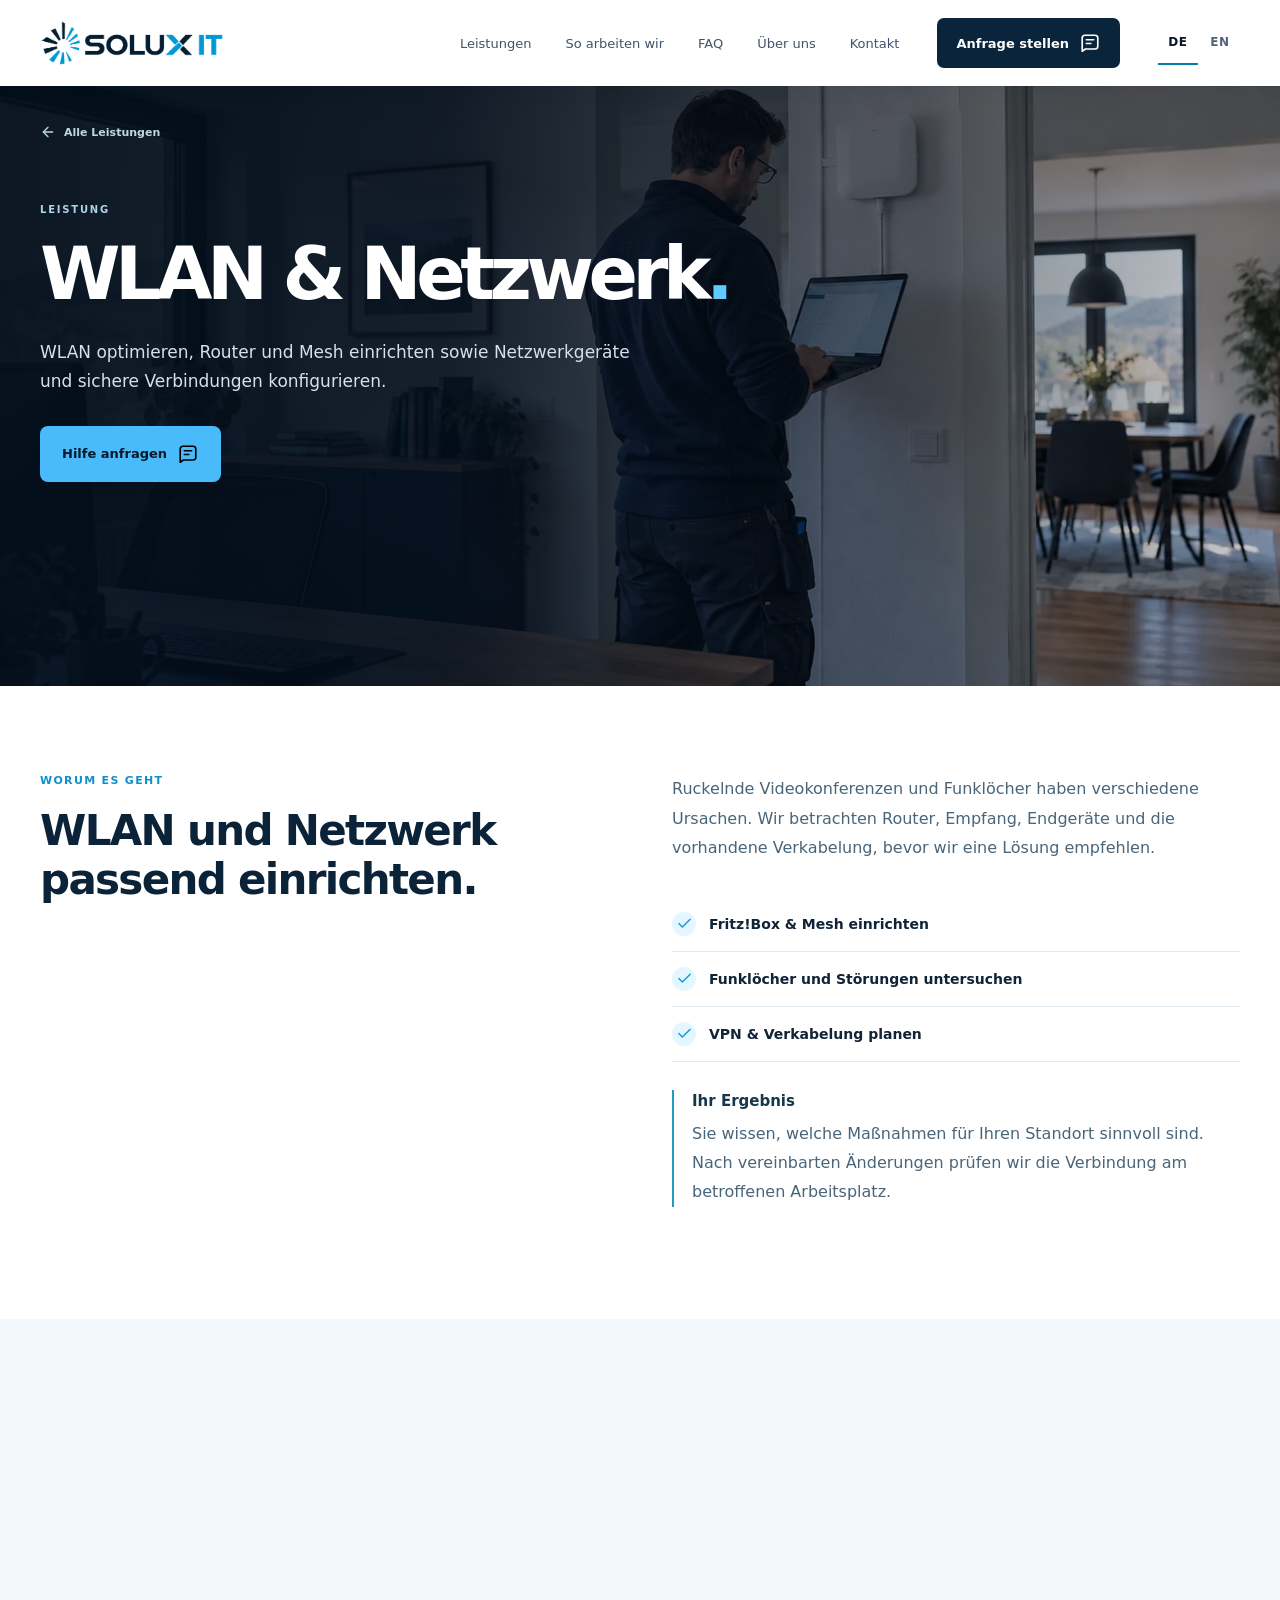
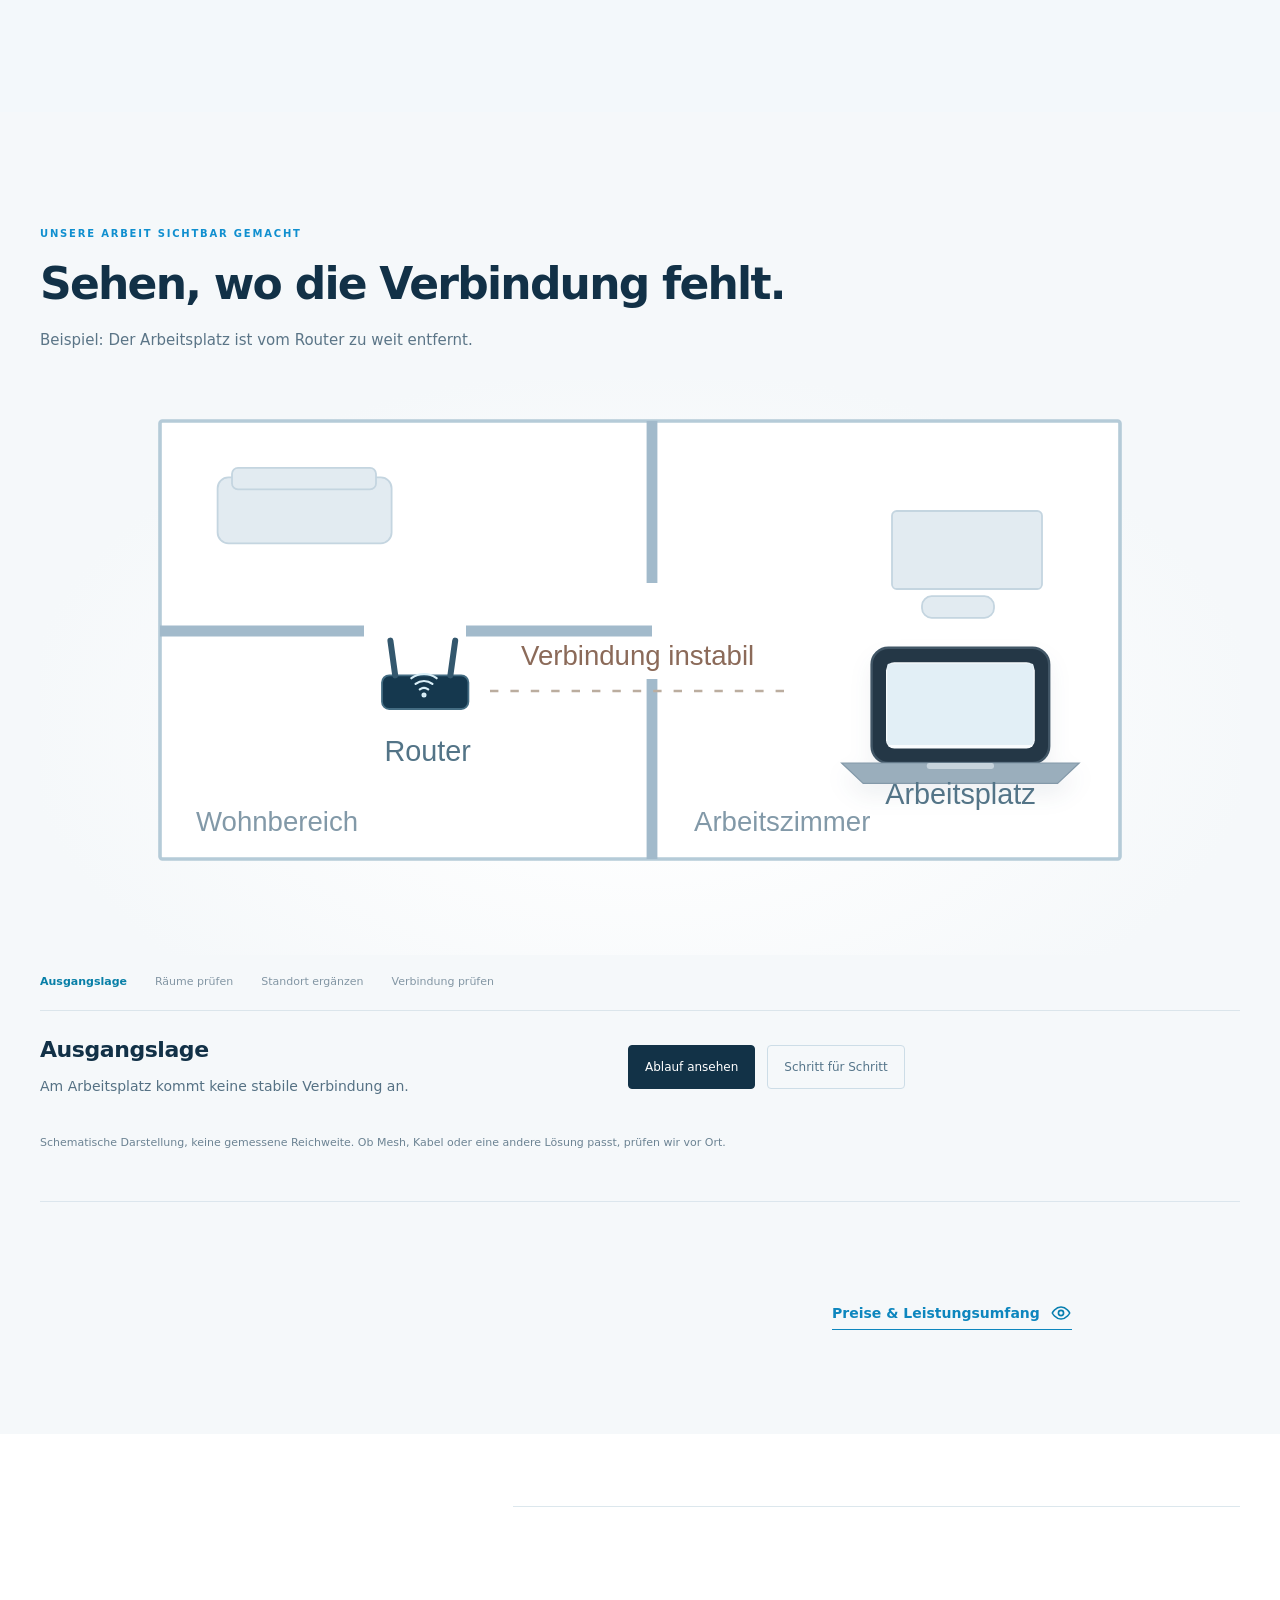
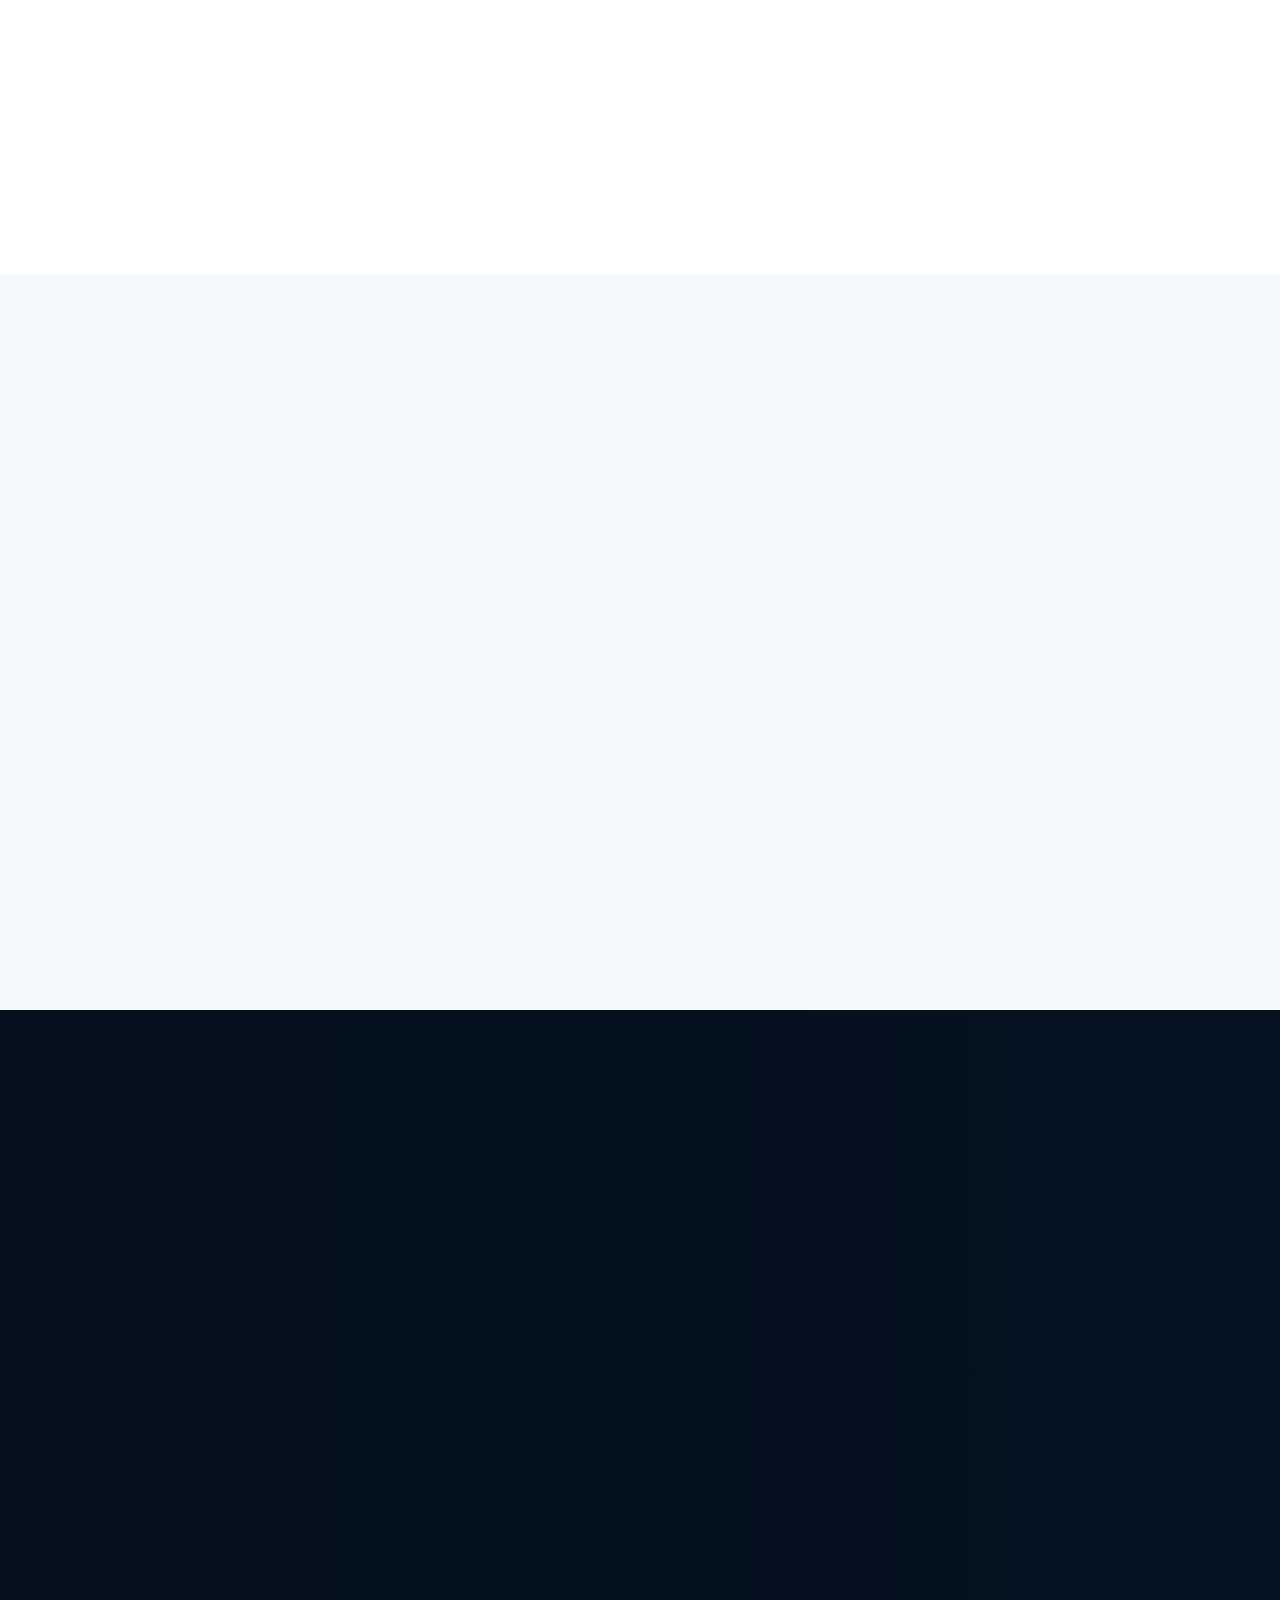
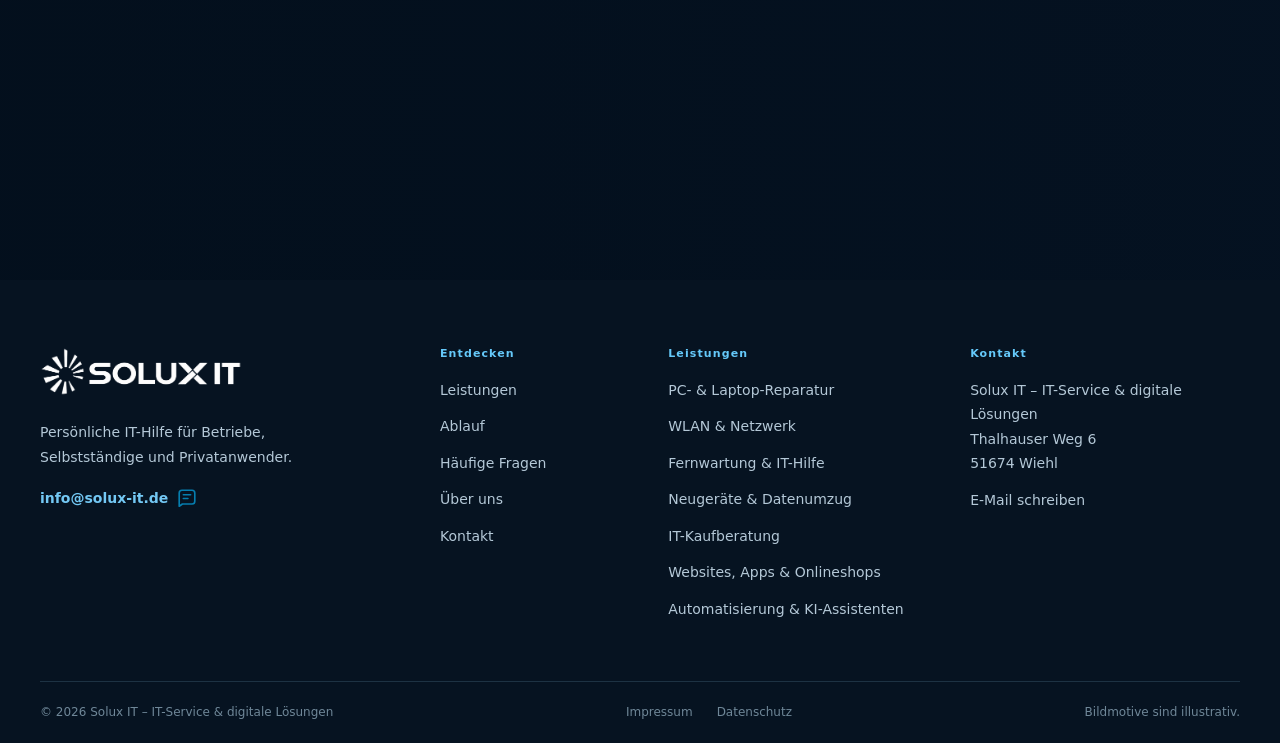
<file: wlan-netzwerk.html>
﻿<!doctype html>
<html lang="de">
  <head>
    <meta charset="utf-8" />
    <meta content="width=device-width, initial-scale=1.0" name="viewport" />
    <meta content="#071629" name="theme-color" />
    <link rel="preload" as="image" href="solux-foto-b30c5c1e833d5f.webp?v=20261020-brille" type="image/webp" fetchpriority="high">
    <title>WLAN &amp; Netzwerk in Wiehl | Solux IT</title>
    <meta
      content="WLAN optimieren, Router und Mesh einrichten sowie Netzwerkgeräte und sichere Verbindungen konfigurieren. Persönliche Hilfe von Solux IT aus Wiehl."
      name="description"
    />
    <meta content="noindex,nofollow" name="robots" />
    <link
      href="https://solux-it.de/wlan-netzwerk.html"
      rel="canonical"
    />
    <meta content="website" property="og:type" />
    <meta content="de_DE" property="og:locale" />
    <meta content="Solux IT" property="og:site_name" />
    <meta
      content="WLAN &amp; Netzwerk in Wiehl | Solux IT"
      property="og:title"
    />
    <meta
      content="WLAN optimieren, Router und Mesh einrichten sowie Netzwerkgeräte und sichere Verbindungen konfigurieren. Persönliche Hilfe von Solux IT aus Wiehl."
      property="og:description"
    />
    <meta
      content="https://solux-it.de/wlan-netzwerk.html"
      property="og:url"
    />
    <link rel="icon" href="solux-favicon-20261023.png" type="image/png" sizes="32x32">
    <link rel="icon" href="favicon.ico?v=20261023" sizes="16x16 32x32 48x48 64x64">
    <link rel="apple-touch-icon" href="solux-touch-icon-20261023.png" sizes="180x180">

    <link href="style.css?v=20261024-clean-logo" rel="stylesheet" />
  
<script src="language.js?v=20261014-leistungsfeinschliff" defer></script>

    <meta property="og:image" content="https://solux-it.de/solux-linkvorschau-20261023.jpg">
    <meta property="og:image:secure_url" content="https://solux-it.de/solux-linkvorschau-20261023.jpg">
    <meta property="og:image:type" content="image/jpeg">
    <meta property="og:image:width" content="1200">
    <meta property="og:image:height" content="630">
    <meta property="og:image:alt" content="Solux IT – IT-Service &amp; digitale Lösungen">
    <meta name="twitter:card" content="summary_large_image">
    <meta name="twitter:image" content="https://solux-it.de/solux-linkvorschau-20261023.jpg">
    <meta name="twitter:image:alt" content="Solux IT – IT-Service &amp; digitale Lösungen">
      <link rel="preload" as="image" href="solux-logo-20261023.webp">
</head>
  <body class="site-refined">
    <div id="root">
      <a class="skip-link" href="#main">Zum Inhalt springen</a>
      <header class="site-header">
        <div class="container header-inner">
          <a aria-label="Solux IT – Startseite" class="brand site-brand" href="index.html"
            ><img class="site-brand-image" src="solux-logo-20261023.webp" width="983" height="242" alt="Solux IT" decoding="sync"></a
          >
          <nav
            aria-label="Hauptnavigation"
            class="main-nav"
            id="main-navigation"
          >
            <a href="index.html#leistungen">Leistungen</a
            ><a href="index.html#ablauf">So arbeiten wir</a
            ><a href="index.html#faq">FAQ</a
            ><a href="ueber-mich.html">Über uns</a><a href="index.html#kontakt">Kontakt</a>
          </nav>
          <a class="header-cta" href="#kontakt"
            >Anfrage stellen
            <img class="button-image-icon" src="icon-anfrage.svg" width="22" height="22" alt="" aria-hidden="true" decoding="async"></a>
          
          <details class="mobile-nav">
            <summary
              aria-controls="mobile-navigation"
              aria-label="Menü"
              class="menu-toggle"
            >
              <svg
                class="lucide lucide-menu menu-open-icon"
                fill="none"
                height="24"
                stroke="currentColor"
                stroke-linecap="round"
                stroke-linejoin="round"
                stroke-width="2"
                viewBox="0 0 24 24"
                width="24"
                xmlns="http://www.w3.org/2000/svg"
              >
                <line x1="4" x2="20" y1="12" y2="12"></line>
                <line x1="4" x2="20" y1="6" y2="6"></line>
                <line x1="4" x2="20" y1="18" y2="18"></line></svg
              ><svg
                aria-hidden="true"
                class="menu-close-icon"
                fill="none"
                height="24"
                stroke="currentColor"
                stroke-linecap="round"
                stroke-linejoin="round"
                stroke-width="2"
                viewBox="0 0 24 24"
                width="24"
                xmlns="http://www.w3.org/2000/svg"
              >
                <path d="M18 6 6 18"></path>
                <path d="m6 6 12 12"></path>
              </svg>
            </summary>
            <nav
              aria-label="Mobilnavigation"
              class="main-nav"
              id="mobile-navigation"
            >
              <a href="index.html#leistungen">Leistungen</a
              ><a href="index.html#ablauf">So arbeiten wir</a
              ><a href="index.html#faq">FAQ</a
              ><a href="ueber-mich.html">Über uns</a><a href="index.html#kontakt">Kontakt</a>
            </nav>
          </details>
        </div>
      </header>
      <main id="main">
        <section class="inner-hero service-photo-hero"><picture class="service-hero-picture"><img class="service-hero-image" src="solux-foto-b30c5c1e833d5f.webp?v=20261020-brille" alt="Illustratives Motiv zu WLAN &amp; Netzwerk" width="1920" height="1080" loading="eager" fetchpriority="high" decoding="sync"></picture>
          <div class="container">
            <a class="back-link" href="index.html#leistungen"
              ><svg
                class="lucide lucide-arrow-left"
                fill="none"
                height="16"
                stroke="currentColor"
                stroke-linecap="round"
                stroke-linejoin="round"
                stroke-width="2"
                viewBox="0 0 24 24"
                width="16"
                xmlns="http://www.w3.org/2000/svg"
              >
                <path d="m12 19-7-7 7-7"></path>
                <path d="M19 12H5"></path>
              </svg>
              Alle Leistungen</a
            >
            <div class="inner-hero-grid">
              <div>
                <span class="eyebrow eyebrow-light">LEISTUNG</span>
                <h1>WLAN &amp; Netzwerk<span>.</span></h1>
                <p>
                  WLAN optimieren, Router und Mesh einrichten sowie
                  Netzwerkgeräte und sichere Verbindungen konfigurieren.
                </p>
                <a class="button button-primary" href="#kontakt"
                  >Hilfe anfragen
                  <img class="button-image-icon" src="icon-anfrage.svg" width="22" height="22" alt="" aria-hidden="true" decoding="async"></a>
              </div>
              
            </div>
          </div>
        </section>
        <section class="detail-section section-pad">
          <div class="container detail-grid">
            <div>
              <span class="eyebrow">WORUM ES GEHT</span>
              <h2>WLAN und Netzwerk passend einrichten.</h2>
            </div>
            <div>
              <p class="detail-lead">
                Ruckelnde Videokonferenzen und Funklöcher haben verschiedene Ursachen. Wir betrachten Router, Empfang, Endgeräte und die vorhandene Verkabelung, bevor wir eine Lösung empfehlen.
              </p>
              <ul class="feature-list">
                <li>
                  <span
                    ><svg
                      class="lucide lucide-check"
                      fill="none"
                      height="17"
                      stroke="currentColor"
                      stroke-linecap="round"
                      stroke-linejoin="round"
                      stroke-width="2"
                      viewBox="0 0 24 24"
                      width="17"
                      xmlns="http://www.w3.org/2000/svg"
                    >
                      <path d="M20 6 9 17l-5-5"></path></svg></span
                  >Fritz!Box &amp; Mesh einrichten
                </li>
                <li>
                  <span
                    ><svg
                      class="lucide lucide-check"
                      fill="none"
                      height="17"
                      stroke="currentColor"
                      stroke-linecap="round"
                      stroke-linejoin="round"
                      stroke-width="2"
                      viewBox="0 0 24 24"
                      width="17"
                      xmlns="http://www.w3.org/2000/svg"
                    >
                      <path d="M20 6 9 17l-5-5"></path></svg></span
                  >Funklöcher und Störungen untersuchen
                </li>
                <li>
                  <span
                    ><svg
                      class="lucide lucide-check"
                      fill="none"
                      height="17"
                      stroke="currentColor"
                      stroke-linecap="round"
                      stroke-linejoin="round"
                      stroke-width="2"
                      viewBox="0 0 24 24"
                      width="17"
                      xmlns="http://www.w3.org/2000/svg"
                    >
                      <path d="M20 6 9 17l-5-5"></path></svg></span
                  >VPN &amp; Verkabelung planen
                </li>
              </ul><p class="service-outcome"><strong>Ihr Ergebnis</strong><span>Sie wissen, welche Maßnahmen für Ihren Standort sinnvoll sind. Nach vereinbarten Änderungen prüfen wir die Verbindung am betroffenen Arbeitsplatz.</span></p>
            </div>
          </div>
        </section>
        <section class="detail-process section-pad">
          <div class="container">
            <div class="section-heading">
              <span class="eyebrow">DER NÄCHSTE SCHRITT</span>
              <h2>Ihr Anliegen klären und das Vorgehen abstimmen.</h2>
            </div>
            <div class="process-grid">
              <div class="process-card reveal">
                
                <div class="process-line"></div>
                <h3>Störung und betroffene Räume erfassen</h3>
              </div>
              <div class="process-card reveal">
                
                <div class="process-line"></div>
                <h3>WLAN und Netzwerk prüfen</h3>
              </div>
              <div class="process-card reveal">
                
                <div class="process-line"></div>
                <h3>Passende Einstellungen oder Hardware abstimmen</h3>
              </div>
            </div>
          </div>
        </section>
        <section class="ax-demo ax-wifi section-pad" data-ax-demo="wifi" data-step="0" aria-labelledby="ax-wifi-title"><div class="container"><div class="ax-heading"><span class="eyebrow">UNSERE ARBEIT SICHTBAR GEMACHT</span><h2 id="ax-wifi-title">Sehen, wo die Verbindung fehlt.</h2><p>Beispiel: Der Arbeitsplatz ist vom Router zu weit entfernt.</p></div><div class="ax-canvas"><svg class="ax-art" viewBox="0 0 1000 480" data-mobile-viewbox="85 15 830 455" aria-hidden="true"><defs><linearGradient id="ax-metal-wifi" x2="0" y2="1"><stop stop-color="#3b4c5a"/><stop offset="1" stop-color="#132737"/></linearGradient><filter id="ax-shadow-wifi" x="-20%" y="-20%" width="140%" height="150%"><feDropShadow dx="0" dy="12" stdDeviation="10" flood-color="#102e42" flood-opacity=".12"/></filter></defs><rect x="100" y="35" width="800" height="365" rx="2" class="ax-floor"/><path d="M510 35v135m0 80v150M100 210h170m85 0h155" class="ax-wall"/><rect x="148" y="82" width="145" height="55" rx="9" class="ax-furniture"/><rect x="160" y="74" width="120" height="18" rx="5" class="ax-furniture"/><rect x="710" y="110" width="125" height="65" rx="4" class="ax-furniture"/><rect x="735" y="181" width="60" height="18" rx="8" class="ax-furniture"/><text x="130" y="377" class="ax-room-name" style="font-size:23px">Wohnbereich</text><text x="545" y="377" class="ax-room-name" style="font-size:23px">Arbeitszimmer</text><g class="ax-wifi-router"><rect x="285" y="247" width="72" height="28" rx="6" class="ax-router"/><path d="M296 247L292 218" class="ax-antenna"/><path d="M342 247L346 218" class="ax-antenna"/><svg x="306" y="240" width="28" height="28" viewBox="0 0 24 24" class="ax-icon" fill="none" stroke="currentColor" stroke-width="1.6" stroke-linecap="round" stroke-linejoin="round"><path d="M3 8a15 15 0 0 1 18 0 M6 12a10 10 0 0 1 12 0 M9 16a5 5 0 0 1 6 0"/><circle cx="12" cy="20" r="1"/></svg><text x="323" y="318" class="ax-note-text" text-anchor="middle" style="font-size:24px">Router</text><rect class="ax-action-cue" data-ax-focus-step="1" x="279" y="212" width="84" height="69" rx="7" fill="none" stroke="none" aria-hidden="true"/></g><g class="ax-wifi-workstation"><g class="ax-laptop "><rect x="693" y="224" width="148" height="96" rx="14" class="ax-case"/><rect x="705" y="236" width="124" height="72" rx="7" class="ax-screen"/><rect x="706" y="237" width="122" height="68" rx="2" class="ax-wallpaper"/><path d="M668 320h198l-18 17H686Z" class="ax-base"/><rect x="739.0" y="320" width="56" height="5" rx="2" class="ax-notch"/></g><text x="767" y="354" class="ax-note-text" text-anchor="middle" style="font-size:24px">Arbeitsplatz</text><rect class="ax-action-cue" data-ax-focus-step="3" x="688" y="219" width="158" height="108" rx="7" fill="none" stroke="none" aria-hidden="true"/></g><g class="ax-wifi-weak"><path d="M375 260H620" class="ax-weak-path"/><text x="498" y="238" class="ax-warning" text-anchor="middle" style="font-size:23px">Verbindung instabil</text></g><g class="ax-wifi-mesh"><rect x="468" y="216" width="55" height="69" rx="13" class="ax-mesh-device"/><svg x="482" y="233" width="27" height="27" viewBox="0 0 24 24" class="ax-icon" fill="none" stroke="currentColor" stroke-width="1.6" stroke-linecap="round" stroke-linejoin="round"><path d="M3 8a15 15 0 0 1 18 0 M6 12a10 10 0 0 1 12 0 M9 16a5 5 0 0 1 6 0"/><circle cx="12" cy="20" r="1"/></svg><text x="496" y="322" class="ax-note-text" text-anchor="middle" style="font-size:24px">Mesh-Punkt</text><rect class="ax-action-cue" data-ax-focus-step="2" x="463" y="211" width="65" height="79" rx="7" fill="none" stroke="none" aria-hidden="true"/></g><g class="ax-wifi-route"><path d="M357 260H468M523 260H693" class="ax-route"/><text x="500" y="445" class="ax-note-text" text-anchor="middle" style="font-size:24px">Ein zusätzlicher Standort verbindet die Bereiche.</text></g></svg></div><ol class="ax-stages"><li data-ax-stage="0">Ausgangslage</li><li data-ax-stage="1">Räume prüfen</li><li data-ax-stage="2">Standort ergänzen</li><li data-ax-stage="3">Verbindung prüfen</li></ol><div class="ax-explanation"><div class="ax-caption" data-ax-caption="0"><h3>Ausgangslage</h3><p>Am Arbeitsplatz kommt keine stabile Verbindung an.</p></div><div class="ax-caption" data-ax-caption="1"><h3>Räume prüfen</h3><p>Wir betrachten Standort, Wände und den Verbindungsweg.</p></div><div class="ax-caption" data-ax-caption="2"><h3>Standort ergänzen</h3><p>Ein passender Mesh-Punkt wird eingeplant.</p></div><div class="ax-caption" data-ax-caption="3"><h3>Verbindung prüfen</h3><p>Der zusätzliche Standort verbindet die Bereiche im Beispiel.</p></div><div class="ax-controls" hidden><button class="ax-play" type="button">Ablauf ansehen</button><button class="ax-manual" type="button">Schritt für Schritt</button><button class="ax-pause" type="button" hidden>Anhalten</button></div></div><p class="ax-status" role="status" aria-live="polite" aria-atomic="true"></p><p class="ax-note">Schematische Darstellung, keine gemessene Reichweite. Ob Mesh, Kabel oder eine andere Lösung passt, prüfen wir vor Ort.</p></div></section><section class="service-rate"><div class="container"><div><span class="eyebrow">TRANSPARENTE PREISE</span><h2>WLAN &amp; Router · 59 € / Stunde</h2><p>Abrechnung im 15-Minuten-Takt. Anfahrt in Wiehl 10 € pro Termin; weitere Strecken und benötigte Hardware nach Absprache.</p><small>Endpreise gemäß § 19 UStG, ohne Ausweis von Umsatzsteuer.</small></div><a class="text-link" href="index.html#preise">Preise &amp; Leistungsumfang <img class="button-image-icon" src="icon-ansehen.svg" width="22" height="22" alt="" aria-hidden="true" decoding="async"></a></div></section><section class="faq-section section-pad" id="faq">
          <div class="container faq-grid">
            <div>
              <span class="eyebrow">GUT ZU WISSEN</span>
              <h2>Häufige Fragen.</h2>
              <p>
                Falls Ihre Frage nicht dabei ist, schreiben Sie uns einfach.
              </p>
              <a class="text-link" href="index.html#kontakt"
                >Frage stellen
                <img class="button-image-icon" src="icon-anfrage.svg" width="22" height="22" alt="" aria-hidden="true" decoding="async"></a>
            </div>
            <div class="faq-list">
              <details class="faq-item">
                <summary>
                  <span>Brauche ich für besseres WLAN einen neuen Router?</span
                  ><svg
                    class="lucide lucide-chevron-down faq-chevron"
                    fill="none"
                    height="20"
                    stroke="currentColor"
                    stroke-linecap="round"
                    stroke-linejoin="round"
                    stroke-width="2"
                    viewBox="0 0 24 24"
                    width="20"
                    xmlns="http://www.w3.org/2000/svg"
                  >
                    <path d="m6 9 6 6 6-6"></path>
                  </svg>
                </summary>
                <p>
                  Nicht unbedingt. Standort, Einstellungen oder ein sinnvoll
                  platziertes Mesh-System können bereits helfen. Das lässt sich
                  nach einer Prüfung beurteilen.
                </p>
              </details>
              <details class="faq-item">
                <summary>
                  <span>Helfen Sie auch bei Homeoffice-Verbindungen?</span
                  ><svg
                    class="lucide lucide-chevron-down faq-chevron"
                    fill="none"
                    height="20"
                    stroke="currentColor"
                    stroke-linecap="round"
                    stroke-linejoin="round"
                    stroke-width="2"
                    viewBox="0 0 24 24"
                    width="20"
                    xmlns="http://www.w3.org/2000/svg"
                  >
                    <path d="m6 9 6 6 6-6"></path>
                  </svg>
                </summary>
                <p>
                  Ja, sichere Homeoffice-Anbindungen und VPN gehören zu den
                  angebotenen Netzwerkleistungen.
                </p>
              </details>
            </div>
          </div>
        </section>
        <div class="container workflow-related"><span>Wiederkehrende Aufgaben vereinfachen?</span><a class="text-link" href="automatisierung-workflows.html">Automatisierung &amp; Workflows <img class="button-image-icon" src="icon-ansehen.svg" width="22" height="22" alt="" aria-hidden="true" decoding="async"></a></div><section class="related-section section-pad">
          <div class="container">
            <div class="section-heading">
              <span class="eyebrow">AUCH INTERESSANT</span>
              <h2>Weitere <span>Leistungen.</span></h2>
            </div>
            <div class="related-grid">
              <a class="service-card reveal" href="pc-laptop-reparatur.html"
                ><div class="service-card-media">
                  <picture class="embedded-picture"
                    ><source
                      media="(max-width: 700px) and (min-width: 1921px), (min-width: 3841px), (max-width: 700px) and (min-width: 1537px) and (min-resolution: 1.25dppx), (min-width: 3073px) and (min-resolution: 1.25dppx), (max-width: 700px) and (min-width: 1281px) and (min-resolution: 1.5dppx), (min-width: 2561px) and (min-resolution: 1.5dppx), (max-width: 700px) and (min-width: 961px) and (min-resolution: 2dppx), (min-width: 1921px) and (min-resolution: 2dppx), (max-width: 700px) and (min-width: 641px) and (min-resolution: 3dppx), (min-width: 1281px) and (min-resolution: 3dppx), (max-width: 700px) and (min-width: 481px) and (min-resolution: 4dppx), (min-width: 961px) and (min-resolution: 4dppx)"
                      srcset="
                        solux-bild-6e6a990434abfc.webp
                      " />
                    <source
                      media="(max-width: 700px) and (min-width: 961px), (min-width: 1921px), (max-width: 700px) and (min-width: 769px) and (min-resolution: 1.25dppx), (min-width: 1537px) and (min-resolution: 1.25dppx), (max-width: 700px) and (min-width: 641px) and (min-resolution: 1.5dppx), (min-width: 1281px) and (min-resolution: 1.5dppx), (max-width: 700px) and (min-width: 481px) and (min-resolution: 2dppx), (min-width: 961px) and (min-resolution: 2dppx), (max-width: 700px) and (min-width: 321px) and (min-resolution: 3dppx), (min-width: 701px) and (min-resolution: 3dppx), (max-width: 700px) and (min-width: 241px) and (min-resolution: 4dppx), (min-width: 701px) and (min-resolution: 4dppx)"
                      srcset="
                        solux-bild-cf78ce8372e84d.webp
                      " />
                    <img
                      alt=""
                      class=""
                      decoding="async"
                      height="1080"
                      loading="lazy"
                      src="solux-bild-5966f1b6c68751.webp"
                      width="1920" /></picture
                  >
                </div>
                <div class="service-card-content">
                  <h3>PC- &amp; Laptop-Reparatur</h3>
                  <p>
                    Wenn der Rechner streikt, beginnt Hilfe mit einer klaren
                    Diagnose.
                  </p>
                  <span class="service-card-link"
                    >Leistung ansehen
                    <img class="button-image-icon" src="icon-ansehen.svg" width="22" height="22" alt="" aria-hidden="true" decoding="async"></span></div></a
              ><a class="service-card reveal" href="fernwartung-it-hilfe.html"
                ><div class="service-card-media">
                  <picture class="embedded-picture"
                    ><source
                      media="(max-width: 700px) and (min-width: 1921px), (min-width: 3841px), (max-width: 700px) and (min-width: 1537px) and (min-resolution: 1.25dppx), (min-width: 3073px) and (min-resolution: 1.25dppx), (max-width: 700px) and (min-width: 1281px) and (min-resolution: 1.5dppx), (min-width: 2561px) and (min-resolution: 1.5dppx), (max-width: 700px) and (min-width: 961px) and (min-resolution: 2dppx), (min-width: 1921px) and (min-resolution: 2dppx), (max-width: 700px) and (min-width: 641px) and (min-resolution: 3dppx), (min-width: 1281px) and (min-resolution: 3dppx), (max-width: 700px) and (min-width: 481px) and (min-resolution: 4dppx), (min-width: 961px) and (min-resolution: 4dppx)"
                      srcset="
                        solux-bild-bcfc9f314dc3b6.webp
                      " />
                    <source
                      media="(max-width: 700px) and (min-width: 961px), (min-width: 1921px), (max-width: 700px) and (min-width: 769px) and (min-resolution: 1.25dppx), (min-width: 1537px) and (min-resolution: 1.25dppx), (max-width: 700px) and (min-width: 641px) and (min-resolution: 1.5dppx), (min-width: 1281px) and (min-resolution: 1.5dppx), (max-width: 700px) and (min-width: 481px) and (min-resolution: 2dppx), (min-width: 961px) and (min-resolution: 2dppx), (max-width: 700px) and (min-width: 321px) and (min-resolution: 3dppx), (min-width: 701px) and (min-resolution: 3dppx), (max-width: 700px) and (min-width: 241px) and (min-resolution: 4dppx), (min-width: 701px) and (min-resolution: 4dppx)"
                      srcset="
                        solux-bild-52cf588cba101e.webp
                      " />
                    <img
                      alt=""
                      class=""
                      decoding="async"
                      height="1080"
                      loading="lazy"
                      src="solux-bild-1feef5b381e7b0.webp"
                      width="1920" /></picture
                  >
                </div>
                <div class="service-card-content">
                  <h3>Fernwartung &amp; IT-Hilfe</h3>
                  <p>
                    Softwareprobleme klären, ohne auf einen Vor-Ort-Termin zu
                    warten.
                  </p>
                  <span class="service-card-link"
                    >Leistung ansehen
                    <img class="button-image-icon" src="icon-ansehen.svg" width="22" height="22" alt="" aria-hidden="true" decoding="async"></span></div
              ></a>
<a class="service-card reveal" href="websites-apps-onlineshops.html">
  <div class="service-card-media"><img src="websites-apps-onlineshops.jpg" alt="IT-Arbeitsplatz mit Website-Entwicklung und mobiler Shopansicht" loading="lazy" decoding="async" style="display:block;width:100%;height:100%;object-fit:cover;object-position:center" /></div>
  <div class="service-card-content"><h3>Websites, Apps &amp; Onlineshops</h3>
  <p>Individuelle Websites, Webanwendungen, Apps und Onlineshops – passend zu Ihrem Vorhaben.</p>
  <span class="service-card-link">Leistung ansehen <img class="button-image-icon" src="icon-ansehen.svg" width="22" height="22" alt="" aria-hidden="true" decoding="async"></span></div></a>
            </div>
          </div>
        </section>
        <section class="contact-section" id="kontakt">
          <picture class="embedded-picture"
            ><source
              media="(min-width: 1921px), (min-width: 1537px) and (min-resolution: 1.25dppx), (min-width: 1281px) and (min-resolution: 1.5dppx), (min-width: 961px) and (min-resolution: 2dppx), (min-width: 641px) and (min-resolution: 3dppx), (min-width: 481px) and (min-resolution: 4dppx)"
              srcset="
                solux-bild-c579e3dda70bef.webp
              " />
            <source
              media="(min-width: 961px), (min-width: 769px) and (min-resolution: 1.25dppx), (min-width: 641px) and (min-resolution: 1.5dppx), (min-width: 481px) and (min-resolution: 2dppx), (min-width: 321px) and (min-resolution: 3dppx), (min-width: 241px) and (min-resolution: 4dppx)"
              srcset="
                solux-bild-7bfc43656570e0.webp
              " />
            <img
              alt=""
              class="contact-photo"
              decoding="async"
              height="1080"
              loading="lazy"
              src="solux-bild-e47767a276a3ca.webp"
              width="1920"
          /></picture>
          <div class="container contact-grid">
            <div class="contact-copy reveal">
              <span class="eyebrow eyebrow-light">KONTAKT</span>
              <h2>Ein Problem weniger.<br /><em>Einfach anfragen.</em></h2>
              <p>
                Beschreiben Sie Ihr Problem oder Ihre Projektidee. Wir melden uns mit einer ersten Einschätzung zum nächsten Schritt.
              </p>
              <div class="contact-side-note">
                <span class="contact-side-icon"
                  ><svg
                    class="lucide lucide-mail"
                    fill="none"
                    height="20"
                    stroke="currentColor"
                    stroke-linecap="round"
                    stroke-linejoin="round"
                    stroke-width="2"
                    viewBox="0 0 24 24"
                    width="20"
                    xmlns="http://www.w3.org/2000/svg"
                  >
                    <rect height="16" rx="2" width="20" x="2" y="4"></rect>
                    <path
                      d="m22 7-8.97 5.7a1.94 1.94 0 0 1-2.06 0L2 7"
                    ></path></svg
                ></span>
                <div>
                  <small>Lieber direkt per E-Mail?</small
                  ><a href="mailto:info@solux-it.de"
                    >info@solux-it.de</a
                  >
                </div>
              </div>
            <div class="enquiry-next"><span class="eyebrow">SO GEHT ES WEITER</span><ol><li>Wir melden uns und klären Ihr Anliegen.</li><li>Wir stimmen Vorgehen, Umfang und mögliche Kosten ab.</li><li>Die Arbeit beginnt erst nach Ihrer Zustimmung.</li></ol><p>Ihre Anfrage ist unverbindlich und noch kein Auftrag.</p></div></div>
            <form
              action="https://api.web3forms.com/submit"
              class="contact-form reveal"
              method="POST"
            ><input type="hidden" name="language" value="de" />
              <input
                name="access_key"
                type="hidden"
                value="adae34df-b7ac-4271-bcfc-11414bb70fb1"
              /><input
                name="subject"
                type="hidden"
                value="Neue IT-Anfrage über Website (Solux IT)"
              /><input
                name="from_name"
                type="hidden"
                value="Solux IT Website"
              /><input
                aria-hidden="true"
                autocomplete="off"
                class="honeypot"
                name="botcheck"
                tabindex="-1"
                type="checkbox"
              />
              <div class="form-heading">
                <span>Ihre Anfrage</span><span>01 / 04</span>
              </div>
              <div class="form-row">
                <label for="name"
                  >Ihr Name <b>*</b
                  ><input
                    autocomplete="name"
                    id="name"
                    name="name"
                    placeholder="Ihr Name"
                    required=""
                    type="text" /></label
                ><label for="kontaktweg"
                  >Telefon oder E-Mail <b>*</b
                  ><input
                    id="kontaktweg"
                    name="kontakt"
                    placeholder="So erreichen wir Sie"
                    required=""
                    type="text"
                /></label>
              </div>
              <label for="kategorie"
                >Worum geht es?<select id="kategorie" name="kategorie" required><option value="" disabled>Bitte Thema wählen</option><option value="PC/Laptop Reparatur">PC &amp; Laptop</option><option value="WLAN &amp; Netzwerk" selected>WLAN &amp; Netzwerk</option><option value="Fernwartung">Fernwartung</option><option value="Neugeräte &amp; Datenumzug">Neugeräte &amp; Datenumzug</option><option value="IT-Kaufberatung">IT-Kaufberatung</option><option value="Websites, Webanwendungen, Apps &amp; Onlineshops">Websites, Apps &amp; Onlineshops</option><option value="Automatisierung">Automatisierung &amp; KI-Assistenten</option><option value="Sonstiges">Anderes Anliegen / noch unsicher</option></select></label
              ><label for="nachricht"
                >Beschreiben Sie Ihr Anliegen <b>*</b
                ><textarea
                  id="nachricht"
                  name="nachricht"
                  placeholder="Welches Gerät oder Problem betrifft es? Was möchten Sie erreichen?"
                  required=""
                  rows="4"
                ></textarea></label
              ><p class="form-help">Eine kurze Beschreibung reicht. Bitte senden Sie keine Passwörter, Zugangscodes oder Zahlungsdaten.</p><label class="check-label" for="privacy-check"
                ><input
                  id="privacy-check"
                  name="datenschutz"
                  required=""
                  type="checkbox"
                /><span
                  >Ich habe die
                  <a href="datenschutz.html">Datenschutzerklärung</a> gelesen
                  und stimme der Kontaktaufnahme zu.</span
                ></label
              ><button class="form-submit" type="submit">
                Anfrage absenden
                <img class="button-image-icon" src="icon-anfrage.svg" width="22" height="22" alt="" aria-hidden="true" decoding="async">
              </button>
              <p aria-live="polite" class="form-status" role="status"></p>
            </form>
          </div>
        </section>
      </main>
      <footer class="site-footer">
        <div class="container footer-top">
          <div class="footer-intro">
            <a
              aria-label="Solux IT – Startseite"
              class="brand brand-light site-brand"
              href="index.html"
              ><img class="site-brand-image" src="solux-logo-20261023.webp" width="983" height="242" alt="Solux IT" decoding="sync"></a
            >
            <p>
              Persönliche IT-Hilfe für Betriebe, Selbstständige und
              Privatanwender.
            </p>
            <a class="footer-mail" href="mailto:info@solux-it.de"
              >info@solux-it.de
              <img class="button-image-icon" src="icon-anfrage.svg" width="22" height="22" alt="" aria-hidden="true" decoding="async"></a>
          </div>
          <div>
            <span class="footer-label">Entdecken</span
            ><a href="index.html#leistungen">Leistungen</a
            ><a href="index.html#ablauf">Ablauf</a
            ><a href="index.html#faq">Häufige Fragen</a
            ><a href="ueber-mich.html">Über uns</a><a href="index.html#kontakt">Kontakt</a>
          </div>
          <div>
            <span class="footer-label">Leistungen</span
            ><a href="pc-laptop-reparatur.html">PC- &amp; Laptop-Reparatur</a><a href="wlan-netzwerk.html">WLAN &amp; Netzwerk</a><a href="fernwartung-it-hilfe.html">Fernwartung &amp; IT-Hilfe</a><a href="neugeraete-datenumzug.html">Neugeräte &amp; Datenumzug</a><a href="it-kaufberatung.html">IT-Kaufberatung</a><a href="websites-apps-onlineshops.html">Websites, Apps &amp; Onlineshops</a><a href="automatisierung-workflows.html">Automatisierung &amp; KI-Assistenten</a></div>
          <div>
            <span class="footer-label">Kontakt</span>
            <p>
              Solux IT – IT-Service &amp; digitale Lösungen<br />Thalhauser Weg 6<br />51674
              Wiehl
            </p>
            <a href="mailto:info@solux-it.de">E-Mail schreiben</a>
          </div>
        </div>
        <div class="container footer-bottom">
          <span>© 2026 Solux IT – IT-Service &amp; digitale Lösungen</span>
          <div>
            <a href="impressum.html">Impressum</a
            ><a href="datenschutz.html">Datenschutz</a>
          </div>
          <span>Bildmotive sind illustrativ.</span>
        </div>
      </footer>
    </div>
  </body>
</html>
</file>
<file: style.css>
:root {
  font-family:
    Inter,
    ui-sans-serif,
    system-ui,
    -apple-system,
    BlinkMacSystemFont,
    Segoe UI,
    sans-serif;
  color: #102337;
  background: #fff;
  font-synthesis: none;
  text-rendering: optimizeLegibility;
  -webkit-font-smoothing: antialiased;
  scroll-behavior: smooth;
}
* {
  box-sizing: border-box;
}
html {
  scroll-padding-top: 94px;
}
body {
  margin: 0;
  min-width: 320px;
}
button,
input,
select,
textarea {
  font: inherit;
}
button {
  cursor: pointer;
}
a {
  color: inherit;
  text-decoration: none;
}
img,
svg {
  display: block;
}
p,
h1,
h2,
h3 {
  margin-top: 0;
}
.container {
  width: min(100% - 64px, 1200px);
  margin-inline: auto;
}
.section-pad {
  padding: 116px 0;
}
.skip-link {
  position: absolute;
  z-index: 1000;
  top: -60px;
  left: 20px;
  background: #fff;
  color: #071629;
  padding: 12px 18px;
}
.skip-link:focus {
  top: 12px;
}
.site-header {
  height: 86px;
  position: sticky;
  top: 0;
  z-index: 100;
  background: #fff;
  box-shadow: 0 1px #e6edf3;
}
.header-inner {
  height: 100%;
  display: flex;
  align-items: center;
  gap: 38px;
}
.brand {
  display: inline-flex;
  align-items: center;
  gap: 10px;
  white-space: nowrap;
}
.brand-symbol {
  width: 41px;
  height: 41px;
  border-radius: 12px;
  background: #0b1c30;
  position: relative;
  display: grid;
  place-items: center;
  overflow: hidden;
}
.symbol-ring {
  width: 24px;
  height: 24px;
  border: 3px solid #60c8ff;
  border-left-color: #fff;
  border-bottom-color: #fff;
  border-radius: 50%;
  transform: rotate(-38deg);
}
.symbol-bar {
  position: absolute;
  width: 3px;
  height: 21px;
  background: #fff;
  top: 7px;
  left: 19px;
  border-radius: 5px;
}
.brand-type {
  display: flex;
  flex-direction: column;
  line-height: 1;
}
.brand-type strong {
  font-size: 24px;
  letter-spacing: -0.09em;
  font-weight: 900;
  color: #0b1c30;
}
.brand-type strong span {
  color: #168dcb;
  letter-spacing: -0.08em;
  margin-left: 3px;
}
.brand-type small {
  font-size: 6.6px;
  font-weight: 850;
  letter-spacing: 0.24em;
  color: #3994c6;
  margin-top: 4px;
}
.main-nav {
  display: flex;
  gap: 34px;
  margin-left: auto;
  align-items: center;
}
.main-nav a {
  font-size: 13px;
  font-weight: 700;
  color: #415369;
  transition: color 0.2s;
}
.main-nav a:hover,
.main-nav a:focus-visible {
  color: #048acb;
}
.header-cta {
  display: inline-flex;
  gap: 12px;
  align-items: center;
  background: #0a243c;
  color: #fff;
  padding: 14px 19px;
  border-radius: 7px;
  font-size: 13px;
  font-weight: 800;
  transition:
    background 0.2s,
    transform 0.2s;
}
.header-cta:hover {
  background: #087eb7;
  transform: translateY(-2px);
}
.menu-toggle {
  display: none;
  background: none;
  border: 0;
  color: #0b1c30;
  padding: 8px;
}
.hero {
  position: relative;
  overflow: hidden;
  background: #071629;
  color: #fff;
  padding: 110px 0 0;
  min-height: 760px;
}
.hero:before {
  content: "";
  position: absolute;
  inset: 0;
  background-image:
    linear-gradient(rgba(90, 173, 220, 0.045) 1px, transparent 1px),
    linear-gradient(90deg, rgba(90, 173, 220, 0.045) 1px, transparent 1px);
  background-size: 49px 49px;
  -webkit-mask-image: linear-gradient(to right, transparent 5%, black 72%);
  mask-image: linear-gradient(to right, transparent 5%, black 72%);
}
.hero-glow {
  position: absolute;
  width: 800px;
  height: 800px;
  right: -190px;
  top: -130px;
  border-radius: 50%;
  background: radial-gradient(circle, rgba(3, 120, 193, 0.25), transparent 62%);
  pointer-events: none;
}
.hero-grid {
  position: relative;
  display: grid;
  grid-template-columns: 1.05fr 0.95fr;
  align-items: center;
  min-height: 520px;
  gap: 30px;
}
.hero-copy {
  position: relative;
  z-index: 2;
  padding-bottom: 25px;
}
.hero-kicker {
  display: inline-flex;
  align-items: center;
  gap: 10px;
  color: #a8cae0;
  border: 1px solid rgba(163, 205, 230, 0.22);
  background: #ffffff0b;
  padding: 9px 13px;
  border-radius: 100px;
  font-size: 10px;
  font-weight: 800;
  letter-spacing: 0.16em;
}
.pulse-dot {
  width: 7px;
  height: 7px;
  border-radius: 50%;
  background: #49d6b4;
  box-shadow: 0 0 0 4px #49d6b421;
}
.hero h1 {
  font-size: clamp(60px, 6.1vw, 94px);
  line-height: 1.02;
  letter-spacing: -0.078em;
  font-weight: 850;
  margin: 27px 0 23px;
}
.hero h1 > span {
  color: #67caff;
}
.hero-period {
  color: #fff;
}
.hero-copy > p {
  max-width: 525px;
  font-size: 17px;
  line-height: 1.75;
  color: #aabfd2;
  margin-bottom: 31px;
}
.hero-actions {
  display: flex;
  gap: 12px;
  flex-wrap: wrap;
}
.button {
  display: inline-flex;
  justify-content: center;
  align-items: center;
  gap: 16px;
  padding: 17px 22px;
  border-radius: 8px;
  font-size: 13px;
  font-weight: 850;
  transition:
    transform 0.2s,
    background 0.2s,
    border 0.2s;
}
.button:hover {
  transform: translateY(-3px);
}
.button-primary {
  background: #49bafa;
  color: #06192b;
}
.button-primary:hover {
  background: #8bd6ff;
}
.button-outline {
  border: 1px solid rgba(203, 230, 248, 0.25);
  color: #f5fbff;
}
.button-outline:hover {
  background: #ffffff14;
}
.button-dark {
  background: #071629;
  color: #fff;
}
.button-dark:hover {
  background: #096eaa;
}
.hero-trust {
  display: flex;
  gap: 25px;
  margin-top: 34px;
  color: #a5bbcc;
  font-size: 11px;
  font-weight: 650;
}
.hero-trust span {
  display: flex;
  gap: 7px;
  align-items: center;
}
.hero-trust svg {
  color: #6acfff;
}
.hero-visual {
  height: 500px;
  position: relative;
  display: grid;
  place-items: center;
  z-index: 1;
}
.orbit {
  position: absolute;
  border: 1px solid rgba(115, 196, 241, 0.13);
  border-radius: 50%;
}
.orbit-one {
  width: 470px;
  height: 470px;
}
.orbit-two {
  width: 620px;
  height: 620px;
}
.device-window {
  width: 460px;
  max-width: 100%;
  height: 338px;
  background: #102a45;
  border: 1px solid #2f5472;
  border-radius: 16px;
  box-shadow:
    0 36px 110px #0000005c,
    0 0 50px #32a3e71a;
  transform: perspective(900px) rotateY(-9deg) rotateX(3deg);
  overflow: hidden;
}
.window-bar {
  height: 36px;
  background: #0c2035;
  border-bottom: 1px solid #26465f;
  display: flex;
  gap: 5px;
  align-items: center;
  padding: 0 15px;
}
.window-bar > span {
  width: 5px;
  height: 5px;
  border-radius: 50%;
  background: #6d8296;
}
.window-bar > span:first-child {
  background: #49bafa;
}
.window-bar small {
  margin-left: auto;
  font-size: 8px;
  letter-spacing: 0.18em;
  color: #607f98;
}
.window-body {
  display: flex;
  height: calc(100% - 36px);
}
.window-aside {
  width: 55px;
  border-right: 1px solid #24435c;
  padding: 18px 15px;
  display: flex;
  align-items: center;
  flex-direction: column;
  gap: 18px;
}
.mini-logo {
  width: 25px;
  height: 25px;
  display: grid;
  place-items: center;
  border-radius: 7px;
  background: #3fb5f4;
  color: #08243b;
  font-weight: 900;
  font-size: 15px;
}
.window-aside > span {
  width: 17px;
  height: 3px;
  background: #33566f;
  border-radius: 5px;
}
.window-content {
  padding: 30px;
  width: 100%;
}
.window-caption {
  font-size: 9px;
  color: #88b5cf;
  letter-spacing: 0.14em;
  font-weight: 800;
  display: flex;
  justify-content: space-between;
}
.window-caption span {
  color: #70dab3;
}
.window-content > strong {
  display: block;
  font-size: 29px;
  letter-spacing: -0.06em;
  margin: 15px 0 30px;
}
.signal-card {
  height: 98px;
  border: 1px solid #335b77;
  background: linear-gradient(120deg, #143752, #164469);
  border-radius: 11px;
  padding: 19px;
  display: flex;
  justify-content: space-between;
  align-items: end;
}
.signal-card small,
.window-metrics small {
  display: block;
  font-size: 8px;
  letter-spacing: 0.15em;
  color: #8fbbd4;
  margin-bottom: 10px;
}
.signal-card b {
  font-size: 16px;
}
.signal-bars {
  height: 41px;
  display: flex;
  align-items: end;
  gap: 5px;
}
.signal-bars i {
  display: block;
  width: 6px;
  background: #50c6fd;
  border-radius: 3px 3px 0 0;
}
.signal-bars i:nth-child(1) {
  height: 30%;
}
.signal-bars i:nth-child(2) {
  height: 45%;
}
.signal-bars i:nth-child(3) {
  height: 60%;
}
.signal-bars i:nth-child(4) {
  height: 78%;
}
.signal-bars i:nth-child(5) {
  height: 100%;
}
.window-metrics {
  display: grid;
  grid-template-columns: 1fr 1fr;
  gap: 12px;
  margin-top: 12px;
}
.window-metrics div {
  border: 1px solid #2c4d67;
  border-radius: 9px;
  padding: 13px 17px;
}
.window-metrics small {
  margin-bottom: 5px;
}
.window-metrics b {
  font-size: 12px;
}
.floating-pill {
  position: absolute;
  z-index: 2;
  display: flex;
  align-items: center;
  gap: 11px;
  background: #fff;
  color: #09243a;
  padding: 12px 17px;
  border-radius: 11px;
  box-shadow: 0 20px 55px #0000002e;
}
.floating-pill small {
  display: block;
  color: #7f91a0;
  font-size: 7px;
  font-weight: 800;
  letter-spacing: 0.14em;
}
.floating-pill b {
  font-size: 11px;
}
.pill-top {
  right: -10px;
  top: 36px;
}
.pill-bottom {
  left: -2px;
  bottom: 30px;
}
.pill-icon {
  width: 34px;
  height: 34px;
  display: grid;
  place-items: center;
  border-radius: 8px;
  background: #e8f8f1;
  color: #139368;
}
.pill-icon.blue {
  background: #e8f5ff;
  color: #1595d6;
}
.hero-bottom {
  position: relative;
  height: 63px;
  border-top: 1px solid rgba(203, 230, 248, 0.14);
  display: flex;
  align-items: center;
  justify-content: space-between;
  color: #7791a7;
  font-size: 9px;
  letter-spacing: 0.16em;
  font-weight: 750;
}
.hero-bottom a {
  display: flex;
  gap: 9px;
  align-items: center;
  color: #bed2e1;
}
.proof-strip {
  background: #edf7fc;
  border-bottom: 1px solid #d9eaf4;
}
.proof-inner {
  display: grid;
  grid-template-columns: repeat(3, 1fr);
}
.proof-inner > div {
  display: grid;
  grid-template-columns: 28px 1fr;
  column-gap: 15px;
  padding: 29px 34px 31px;
  border-right: 1px solid #d6e5ed;
}
.proof-inner > div:first-child {
  padding-left: 0;
}
.proof-inner > div:last-child {
  border-right: 0;
}
.proof-inner span {
  font-size: 11px;
  color: #0b91d2;
  font-weight: 900;
  grid-row: span 2;
  margin-top: 2px;
}
.proof-inner strong {
  font-size: 13px;
  color: #10273c;
}
.proof-inner small {
  font-size: 11px;
  color: #668095;
  margin-top: 4px;
}
.section-top {
  display: flex;
  justify-content: space-between;
  align-items: end;
  gap: 30px;
  margin-bottom: 42px;
}
.section-heading {
  max-width: 740px;
}
.eyebrow {
  font-size: 10px;
  color: #108fcf;
  font-weight: 900;
  letter-spacing: 0.18em;
  display: block;
  margin-bottom: 20px;
}
.section-heading h2,
.process-section h2,
.detail-grid h2,
.related-section h2,
.price-grid h2,
.faq-grid h2 {
  font-size: clamp(40px, 4.5vw, 62px);
  line-height: 1.07;
  letter-spacing: -0.075em;
  color: #0b2338;
  margin-bottom: 18px;
  font-weight: 820;
}
.section-heading h2 span,
.process-section h2 span,
.detail-grid h2 span,
.related-section h2 span,
.price-grid h2 span,
.faq-grid h2 span {
  color: #1595d2;
}
.section-heading p {
  color: #61788c;
  line-height: 1.7;
  font-size: 15px;
  max-width: 585px;
  margin: 0;
}
.section-counter {
  font-size: 10px;
  font-weight: 900;
  letter-spacing: 0.16em;
  color: #9bafbd;
  padding-bottom: 8px;
}
.services-section {
  background: #fff;
}
.services-grid {
  display: grid;
  grid-template-columns: repeat(3, 1fr);
  gap: 15px;
}
.service-card {
  min-height: 320px;
  border: 1px solid #dce8ef;
  border-radius: 12px;
  padding: 25px;
  background: #fff;
  display: flex;
  flex-direction: column;
  justify-content: space-between;
  transition:
    transform 0.25s,
    border-color 0.25s,
    box-shadow 0.25s;
}
.service-card:hover {
  transform: translateY(-6px);
  border-color: #8bc9e7;
  box-shadow: 0 22px 50px #0c416617;
}
.service-card-top,
.card-bottom {
  display: flex;
  align-items: center;
  justify-content: space-between;
}
.icon-box {
  width: 53px;
  height: 53px;
  display: grid;
  place-items: center;
  background: #eaf7fd;
  border-radius: 11px;
  color: #1198d6;
}
.service-number {
  color: #9dafbb;
  font-size: 10px;
  font-weight: 800;
  letter-spacing: 0.13em;
}
.service-card h3 {
  font-size: 20px;
  letter-spacing: -0.04em;
  color: #0b2338;
  margin: 0 0 10px;
}
.service-card p {
  font-size: 13px;
  line-height: 1.65;
  color: #667d90;
  max-width: 285px;
  margin: 0;
}
.card-bottom {
  border-top: 1px solid #e4edf2;
  padding-top: 18px;
  color: #0f87c2;
  font-size: 11px;
  font-weight: 850;
}
.round-arrow {
  width: 31px;
  height: 31px;
  border-radius: 50%;
  display: grid;
  place-items: center;
  background: #e9f7fd;
  transition:
    background 0.2s,
    color 0.2s;
}
.service-card:hover .round-arrow {
  background: #0b89c4;
  color: #fff;
}
.statement-section {
  background: #082239;
  color: #fff;
  overflow: hidden;
}
.statement-grid {
  display: grid;
  grid-template-columns: 0.8fr 1.2fr;
  align-items: center;
  gap: 100px;
  min-height: 470px;
}
.statement-mark {
  font-size: clamp(250px, 31vw, 430px);
  font-weight: 900;
  letter-spacing: -0.18em;
  line-height: 1;
  color: #0e3553;
  white-space: nowrap;
  transform: translate(-40px);
}
.statement-mark span {
  font-size: 0.46em;
  color: #11517b;
  vertical-align: top;
  letter-spacing: -0.1em;
}
.eyebrow-light {
  color: #6bccff;
}
.statement-grid h2,
.contact-copy h2 {
  font-size: clamp(42px, 4.3vw, 62px);
  line-height: 1.09;
  letter-spacing: -0.075em;
  margin: 0 0 20px;
}
.statement-grid h2 em,
.contact-copy h2 em {
  color: #6dccff;
  font-style: normal;
}
.statement-grid p {
  color: #a5bfd0;
  font-size: 15px;
  line-height: 1.7;
  max-width: 500px;
}
.text-link {
  display: inline-flex;
  align-items: center;
  gap: 9px;
  color: #0d86be;
  font-size: 13px;
  font-weight: 850;
  border-bottom: 1px solid currentColor;
  padding-bottom: 5px;
}
.text-link-light {
  color: #75cefa;
  margin-top: 10px;
}
.process-section {
  background: #f4f8fb;
}
.process-grid {
  display: grid;
  grid-template-columns: repeat(3, 1fr);
  gap: 20px;
}
.process-card {
  background: #fff;
  border: 1px solid #e0eaf0;
  border-radius: 11px;
  padding: 28px;
  min-height: 239px;
}
.process-card > span {
  font-size: 10px;
  font-weight: 850;
  letter-spacing: 0.16em;
  color: #1192cc;
}
.process-line {
  height: 1px;
  background: #d9e7ef;
  margin: 30px 0 27px;
  position: relative;
}
.process-line:after {
  content: "";
  position: absolute;
  width: 7px;
  height: 7px;
  background: #24a6e3;
  border-radius: 50%;
  left: 0;
  top: -3px;
}
.process-card h3 {
  font-size: 19px;
  letter-spacing: -0.04em;
  margin: 0 0 9px;
}
.process-card p {
  font-size: 13px;
  color: #6b8091;
  line-height: 1.65;
  margin: 0;
}
.price-section {
  background: #eaf5fb;
  padding: 105px 0;
}
.price-grid {
  display: grid;
  grid-template-columns: 0.9fr 1.1fr;
  gap: 120px;
  align-items: center;
}
.price-grid > div:first-child p {
  color: #5b7487;
  line-height: 1.7;
  font-size: 15px;
  max-width: 430px;
  margin-bottom: 28px;
}
.price-panel {
  background: #fff;
  border: 1px solid #cfe4f0;
  border-radius: 13px;
  padding: 10px 31px 23px;
  box-shadow: 0 25px 65px #22648e14;
}
.price-panel > div {
  display: grid;
  grid-template-columns: 30px 1fr 21px;
  gap: 15px;
  align-items: start;
  padding: 25px 0;
  border-bottom: 1px solid #e2edf3;
}
.price-panel > div > span {
  font-size: 10px;
  color: #198bc2;
  font-weight: 900;
  margin-top: 4px;
}
.price-panel h3 {
  font-size: 16px;
  margin: 0 0 5px;
}
.price-panel p {
  font-size: 12px;
  color: #768b9c;
  margin: 0;
  line-height: 1.5;
}
.price-panel svg {
  color: #62aacb;
}
.price-panel > small {
  display: block;
  color: #8195a4;
  font-size: 10px;
  padding-top: 17px;
}
.faq-section {
  background: #fff;
}
.faq-grid {
  display: grid;
  grid-template-columns: 0.8fr 1.2fr;
  gap: 110px;
}
.faq-grid > div:first-child > p {
  color: #6d8393;
  line-height: 1.7;
  max-width: 310px;
  font-size: 14px;
  margin-bottom: 24px;
}
.faq-list {
  border-top: 1px solid #dce7ed;
}
.faq-item {
  border-bottom: 1px solid #dce7ed;
}
.faq-item summary {
  list-style: none;
  display: grid;
  grid-template-columns: 38px 1fr 20px;
  gap: 12px;
  align-items: center;
  min-height: 76px;
  font-size: 15px;
  font-weight: 750;
  cursor: pointer;
}
.faq-item summary::-webkit-details-marker {
  display: none;
}
.faq-index {
  font-size: 10px;
  color: #0c9ad6;
  font-weight: 900;
}
.faq-chevron {
  color: #0d85b8;
  transition: transform 0.2s;
}
.faq-item[open] .faq-chevron {
  transform: rotate(180deg);
}
.faq-item > p {
  margin: 0 30px 24px 50px;
  color: #647b8c;
  font-size: 13px;
  line-height: 1.75;
}
.contact-section {
  background: #071629;
  color: #fff;
  padding: 110px 0;
}
.contact-grid {
  display: grid;
  grid-template-columns: 0.9fr 1.1fr;
  gap: 105px;
}
.contact-copy p {
  max-width: 420px;
  color: #a8bed0;
  line-height: 1.75;
  font-size: 15px;
}
.contact-side-note {
  display: flex;
  gap: 15px;
  margin-top: 50px;
  align-items: center;
}
.contact-side-icon {
  display: grid;
  place-items: center;
  width: 42px;
  height: 42px;
  border: 1px solid #2c4a62;
  border-radius: 9px;
  color: #77cefa;
}
.contact-side-note small {
  display: block;
  color: #86a1b6;
  font-size: 10px;
  margin-bottom: 5px;
}
.contact-side-note a {
  color: #fff;
  font-size: 14px;
  font-weight: 750;
}
.contact-form {
  background: #fff;
  color: #0c2539;
  border-radius: 13px;
  padding: 34px;
  box-shadow: 0 40px 90px #0000002b;
}
.form-heading {
  display: flex;
  justify-content: space-between;
  align-items: center;
  margin-bottom: 26px;
}
.form-heading span:first-child {
  font-weight: 850;
  font-size: 19px;
}
.form-heading span:last-child {
  font-size: 10px;
  color: #9db0bf;
  letter-spacing: 0.14em;
  font-weight: 850;
}
.form-row {
  display: grid;
  grid-template-columns: 1fr 1fr;
  gap: 13px;
}
.contact-form label {
  display: block;
  font-size: 11px;
  font-weight: 800;
  color: #345068;
  margin-bottom: 18px;
}
.contact-form label b {
  color: #15a4e2;
}
.contact-form input:not([type="checkbox"]),
.contact-form textarea,
.contact-form select {
  display: block;
  width: 100%;
  margin-top: 8px;
  padding: 13px;
  border: 1px solid #d8e6ef;
  background: #f7fafc;
  border-radius: 6px;
  color: #14334b;
  font-size: 13px;
  outline: none;
}
.contact-form textarea {
  resize: vertical;
  min-height: 112px;
}
.contact-form input:focus,
.contact-form textarea:focus,
.contact-form select:focus {
  border-color: #118dca;
  box-shadow: 0 0 0 3px #118dca1a;
}
.contact-form .check-label {
  display: flex;
  align-items: start;
  gap: 10px;
  font-weight: 450;
  font-size: 11px;
  line-height: 1.55;
  color: #6b7f8e;
}
.check-label input {
  margin-top: 2px;
  accent-color: #0d91ce;
}
.check-label a {
  text-decoration: underline;
  color: #0a82bb;
}
.form-submit {
  width: 100%;
  background: #0d9cda;
  color: #fff;
  border: 0;
  border-radius: 7px;
  padding: 16px 18px;
  display: flex;
  justify-content: space-between;
  align-items: center;
  font-size: 12px;
  font-weight: 850;
  transition: background 0.2s;
}
.form-submit:hover {
  background: #087aac;
}
.form-status {
  margin: 10px 0 0;
  min-height: 1.2em;
  font-size: 12px;
  color: #2c6684;
}
.honeypot {
  position: absolute;
  left: -9999px;
  opacity: 0;
}
.site-footer {
  background: #061321;
  color: #d5e3ed;
  padding: 67px 0 0;
}
.footer-top {
  display: grid;
  grid-template-columns: 1.5fr 0.8fr 1.1fr 1.1fr;
  gap: 52px;
  padding-bottom: 60px;
}
.brand-light .brand-type strong {
  color: #fff;
}
.footer-intro p {
  color: #90a9bb;
  max-width: 260px;
  font-size: 12px;
  line-height: 1.7;
  margin: 20px 0 16px;
}
.footer-mail {
  display: inline-flex;
  gap: 8px;
  align-items: center;
  color: #73c8f4;
  font-size: 12px;
  font-weight: 800;
}
.footer-top > div:not(:first-child) {
  display: flex;
  flex-direction: column;
  gap: 12px;
}
.footer-top > div:not(:first-child) a,
.footer-top > div:not(:first-child) p {
  font-size: 12px;
  color: #9bb1c0;
  line-height: 1.55;
  margin: 0;
}
.footer-top > div:not(:first-child) a:hover {
  color: #fff;
}
.footer-label {
  font-size: 10px;
  font-weight: 900;
  letter-spacing: 0.17em;
  color: #65c9fa;
  margin-bottom: 10px;
}
.footer-bottom {
  border-top: 1px solid #1d3243;
  min-height: 62px;
  display: flex;
  align-items: center;
  justify-content: space-between;
  gap: 20px;
  font-size: 10px;
  color: #6f8798;
}
.footer-bottom div {
  display: flex;
  gap: 24px;
}
.footer-bottom a:hover {
  color: #fff;
}
.inner-hero {
  background: #071629;
  color: #fff;
  padding: 38px 0 91px;
  position: relative;
  overflow: hidden;
}
.inner-hero:before {
  content: "";
  position: absolute;
  width: 650px;
  height: 650px;
  border: 1px solid #143752;
  border-radius: 50%;
  right: -200px;
  top: -270px;
  box-shadow:
    0 0 0 90px #227aaf0a,
    0 0 0 180px #227aaf06;
}
.back-link {
  display: inline-flex;
  gap: 8px;
  align-items: center;
  font-size: 11px;
  font-weight: 750;
  color: #9cc8df;
  margin-bottom: 83px;
}
.back-link:hover {
  color: #fff;
}
.inner-hero-grid {
  display: grid;
  grid-template-columns: 1fr 300px;
  gap: 80px;
  align-items: center;
  position: relative;
}
.inner-hero h1,
.legal-hero h1 {
  font-size: clamp(49px, 6vw, 84px);
  letter-spacing: -0.075em;
  line-height: 1.06;
  margin: 0 0 24px;
}
.inner-hero h1 span,
.legal-hero h1 span {
  color: #61caff;
}
.inner-hero p {
  color: #a9bfd0;
  line-height: 1.7;
  font-size: 17px;
  max-width: 650px;
  margin-bottom: 30px;
}
.inner-hero-art {
  height: 250px;
  width: 250px;
  border: 1px solid #35607e;
  background: #102e48;
  border-radius: 27px;
  display: flex;
  flex-direction: column;
  justify-content: space-between;
  padding: 28px;
  transform: rotate(7deg);
  box-shadow: 0 40px 90px #0000003b;
}
.inner-hero-art .icon-box {
  height: 105px;
  width: 105px;
  border-radius: 20px;
  color: #68caff;
  background: #1b4462;
}
.inner-hero-art span:last-child {
  align-self: flex-end;
  color: #73bce5;
  font-size: 10px;
  font-weight: 900;
  letter-spacing: 0.2em;
}
.detail-grid {
  display: grid;
  grid-template-columns: 1fr 1fr;
  gap: 110px;
}
.detail-lead {
  font-size: 18px;
  line-height: 1.75;
  color: #526e81;
  margin-bottom: 34px;
}
.feature-list {
  list-style: none;
  padding: 0;
  margin: 0;
}
.feature-list li {
  padding: 15px 0;
  border-bottom: 1px solid #e0eaf0;
  display: flex;
  gap: 13px;
  align-items: center;
  font-size: 14px;
  font-weight: 750;
}
.feature-list li span {
  width: 24px;
  height: 24px;
  border-radius: 50%;
  display: grid;
  place-items: center;
  background: #e4f6ff;
  color: #0c9cdb;
}
.detail-process {
  background: #f3f8fb;
}
.detail-process .section-heading {
  margin-bottom: 40px;
}
.detail-process .process-card {
  min-height: 190px;
}
.related-section {
  background: #f5f9fb;
}
.related-section .section-heading {
  margin-bottom: 35px;
}
.related-grid {
  display: grid;
  grid-template-columns: repeat(3, 1fr);
  gap: 17px;
}
.legal-hero {
  background: #071629;
  color: #fff;
  padding: 38px 0 82px;
}
.legal-hero .back-link {
  margin-bottom: 60px;
}
.legal-hero p {
  color: #9bb4c6;
  margin: 0;
}
.legal-main {
  padding: 80px 0 110px;
}
.legal-content {
  max-width: 760px;
}
.legal-content h2 {
  font-size: 21px;
  letter-spacing: -0.03em;
  margin: 34px 0 13px;
  color: #0d3049;
}
.legal-content p {
  font-size: 15px;
  line-height: 1.85;
  color: #4e687a;
  margin-bottom: 20px;
}
.legal-content a {
  color: #0a8bc8;
  text-decoration: underline;
}
.legal-update {
  font-weight: 750;
  color: #118fc8 !important;
}
.legal-note {
  border-left: 3px solid #1c9cda;
  background: #eff8fc;
  padding: 15px 20px;
  margin-top: 35px;
}
@media (max-width: 1050px) {
  .container {
    width: min(100% - 44px, 1200px);
  }
  .main-nav {
    gap: 19px;
  }
  .hero h1 {
    font-size: 70px;
  }
  .hero-visual {
    transform: scale(0.85);
    transform-origin: center;
  }
  .price-grid,
  .faq-grid,
  .contact-grid {
    gap: 60px;
  }
  .footer-top {
    gap: 30px;
  }
}
@media (max-width: 800px) {
  .site-header {
    height: 72px;
  }
  .menu-toggle {
    display: block;
    margin-left: auto;
  }
  .main-nav {
    display: none;
    position: absolute;
    top: 72px;
    left: 0;
    right: 0;
    background: #fff;
    padding: 16px 22px 22px;
    box-shadow: 0 15px 25px #0716291a;
    flex-direction: column;
    align-items: stretch;
    gap: 0;
  }
  .main-nav.is-open {
    display: flex;
  }
  .main-nav a {
    padding: 14px;
    border-bottom: 1px solid #edf2f5;
  }
  .header-cta {
    margin-left: auto;
  }
  .hero {
    padding-top: 80px;
  }
  .hero-grid {
    grid-template-columns: 1fr;
    gap: 0;
  }
  .hero-copy {
    max-width: 650px;
  }
  .hero-visual {
    height: 410px;
    transform: scale(0.88);
    margin-top: -10px;
  }
  .services-grid,
  .related-grid {
    grid-template-columns: repeat(2, 1fr);
  }
  .statement-grid {
    gap: 30px;
  }
  .statement-mark {
    font-size: 250px;
  }
  .price-grid,
  .faq-grid,
  .contact-grid,
  .detail-grid {
    grid-template-columns: 1fr;
    gap: 50px;
  }
  .contact-copy h2 {
    max-width: 600px;
  }
  .footer-top {
    grid-template-columns: repeat(2, 1fr);
  }
  .inner-hero-grid {
    grid-template-columns: 1fr 180px;
    gap: 25px;
  }
  .inner-hero-art {
    width: 170px;
    height: 170px;
  }
  .inner-hero-art .icon-box {
    width: 70px;
    height: 70px;
  }
  .inner-hero-art svg {
    width: 48px;
    height: 48px;
  }
}
@media (max-width: 600px) {
  .container {
    width: min(100% - 34px, 1200px);
  }
  .section-pad {
    padding: 78px 0;
  }
  .header-cta {
    display: none;
  }
  .hero {
    padding-top: 55px;
    min-height: auto;
  }
  .hero-kicker {
    font-size: 8px;
  }
  .hero h1 {
    font-size: clamp(48px, 12vw, 70px);
  }
  .hero-copy > p {
    font-size: 15px;
  }
  .hero-actions {
    flex-direction: column;
    align-items: stretch;
  }
  .hero-trust {
    gap: 10px;
    flex-direction: column;
  }
  .hero-visual {
    height: 340px;
    transform: scale(0.65);
    width: 520px;
    left: 50%;
    margin-left: -260px;
    margin-top: -60px;
    margin-bottom: -25px;
  }
  .hero-bottom span:first-child {
    display: none;
  }
  .hero-bottom {
    height: 52px;
  }
  .proof-inner {
    grid-template-columns: 1fr;
  }
  .proof-inner > div {
    padding: 19px 0;
    border-right: 0;
    border-bottom: 1px solid #d6e5ed;
  }
  .proof-inner > div:last-child {
    border: 0;
  }
  .section-top {
    margin-bottom: 32px;
  }
  .section-counter {
    display: none;
  }
  .section-heading h2,
  .process-section h2,
  .detail-grid h2,
  .related-section h2,
  .price-grid h2,
  .faq-grid h2 {
    font-size: 42px;
  }
  .services-grid,
  .related-grid,
  .process-grid {
    grid-template-columns: 1fr;
  }
  .service-card {
    min-height: 280px;
  }
  .statement-grid {
    grid-template-columns: 1fr;
    gap: 0;
    padding: 70px 0;
  }
  .statement-mark {
    font-size: 180px;
    line-height: 0.65;
    transform: translate(-15px);
    opacity: 0.5;
  }
  .statement-grid h2,
  .contact-copy h2 {
    font-size: 43px;
  }
  .price-section {
    padding: 75px 0;
  }
  .price-panel {
    padding: 5px 20px 20px;
  }
  .faq-item summary {
    font-size: 13px;
    grid-template-columns: 30px 1fr 18px;
    min-height: 70px;
  }
  .contact-section {
    padding: 78px 0;
  }
  .contact-grid {
    gap: 34px;
  }
  .contact-side-note {
    margin-top: 25px;
  }
  .contact-form {
    padding: 24px 18px;
  }
  .form-row {
    grid-template-columns: 1fr;
    gap: 0;
  }
  .footer-top {
    grid-template-columns: 1fr 1fr;
    gap: 40px 20px;
  }
  .footer-intro {
    grid-column: span 2;
  }
  .footer-bottom {
    flex-wrap: wrap;
    padding: 20px 0;
    justify-content: flex-start;
  }
  .footer-bottom > span:last-child {
    display: none;
  }
  .inner-hero {
    padding-bottom: 70px;
  }
  .inner-hero .back-link {
    margin-bottom: 55px;
  }
  .inner-hero-grid {
    grid-template-columns: 1fr;
  }
  .inner-hero-art {
    display: none;
  }
  .inner-hero h1,
  .legal-hero h1 {
    font-size: 50px;
  }
  .inner-hero p {
    font-size: 15px;
  }
  .detail-lead {
    font-size: 16px;
  }
  .legal-main {
    padding: 55px 0 80px;
  }
}
@media (prefers-reduced-motion: reduce) {
  html {
    scroll-behavior: auto;
  }
  *,
  *:before,
  *:after {
    animation-duration: 0.01ms !important;
    transition-duration: 0.01ms !important;
  }
}
.hero {
  isolation: isolate;
  min-height: 700px;
  padding-top: 112px;
}
.hero-photo,
.statement-photo,
.contact-photo {
  position: absolute;
  inset: 0;
  width: 100%;
  height: 100%;
  object-fit: cover;
  z-index: 0;
}
.hero-photo {
  object-position: center 48%;
}
.hero:before {
  z-index: 1;
  background: linear-gradient(
    90deg,
    #030e1bf2,
    #030e1be6 26%,
    #030e1b85 55%,
    #030e1b14
  );
  -webkit-mask-image: none;
  mask-image: none;
}
.hero-grid,
.hero-bottom {
  position: relative;
  z-index: 2;
}
.hero-grid {
  display: flex;
  min-height: 480px;
}
.hero-copy {
  max-width: 690px;
}
.hero-copy > p {
  color: #d2e2ec;
}
.hero-kicker {
  background: #041322b3;
}
.hero-bottom {
  border-color: #ffffff42;
}
.services-section {
  background: #fbfcfc;
}
.services-grid {
  grid-template-columns: repeat(2, minmax(0, 1fr));
  gap: 78px 28px;
}
.service-card,
.service-card:hover {
  min-height: 0;
  padding: 0;
  display: block;
  background: transparent;
  border: 0;
  border-radius: 0;
  box-shadow: none;
  transform: none;
}
.service-card-media {
  display: block;
  position: relative;
  aspect-ratio: 16 / 10;
  overflow: hidden;
  background: #dbe4e9;
}
.service-card-media img {
  width: 100%;
  height: 100%;
  object-fit: cover;
  transition: transform 0.55s ease;
}
.service-card:hover .service-card-media img,
.service-card:focus-visible .service-card-media img {
  transform: scale(1.035);
}
.service-card-media .service-number {
  position: absolute;
  top: 18px;
  left: 18px;
  padding: 9px 11px;
  background: #071629;
  color: #fff;
  font-size: 11px;
}
.service-card-content {
  padding: 23px 2px 0;
}
.service-card h3 {
  font-size: clamp(23px, 2.2vw, 32px);
  margin-bottom: 8px;
}
.service-card p {
  font-size: 15px;
  max-width: 560px;
  color: #526677;
}
.service-card-link {
  display: inline-flex;
  align-items: center;
  gap: 9px;
  color: #067eaf;
  border-bottom: 1px solid currentColor;
  font-size: 13px;
  font-weight: 800;
  margin-top: 22px;
  padding-bottom: 5px;
}
.statement-section {
  position: relative;
  isolation: isolate;
}
.statement-photo {
  object-position: center;
}
.statement-section:before {
  content: "";
  position: absolute;
  inset: 0;
  z-index: 1;
  background: linear-gradient(
    90deg,
    rgba(5, 20, 37, 0.72),
    rgba(5, 20, 37, 0.56) 46%,
    transparent 100%
  );
}
.statement-grid {
  position: relative;
  z-index: 2;
  display: flex;
  min-height: 500px;
  align-items: center;
}
.statement-copy {
  max-width: 700px;
}
.statement-grid p {
  color: #e3eef4;
}
.process-layout {
  display: grid;
  grid-template-columns: minmax(0, 1.05fr) minmax(0, 0.95fr);
  gap: clamp(30px, 5vw, 80px);
  align-items: stretch;
}
.process-photo-wrap {
  overflow: hidden;
  min-height: 520px;
}
.process-photo {
  width: 100%;
  height: 100%;
  object-fit: cover;
  object-position: 65% center;
}
.process-layout .process-grid {
  display: grid;
  grid-template-columns: 1fr;
  gap: 0;
}
.process-layout .process-card {
  min-height: 0;
  background: transparent;
  border: 0;
  border-bottom: 1px solid #cbdce5;
  border-radius: 0;
  padding: 28px 0;
}
.process-layout .process-card:first-child {
  padding-top: 0;
}
.process-layout .process-card:last-child {
  border-bottom: 0;
}
.process-layout .process-line {
  display: none;
}
.process-layout .process-card h3 {
  font-size: 25px;
  margin: 12px 0 7px;
}
.process-layout .process-card p {
  font-size: 15px;
  max-width: 440px;
}
.contact-section {
  position: relative;
  isolation: isolate;
}
.contact-photo {
  object-position: center;
}
.contact-section:before {
  content: "";
  position: absolute;
  inset: 0;
  z-index: 1;
  background: linear-gradient(90deg, #030f1ced, #030f1cd9 40%, #030f1c9e);
}
.contact-grid {
  position: relative;
  z-index: 2;
}
.contact-copy p {
  color: #e1ebf3;
}
.inner-hero:before {
  display: none;
}
.inner-hero-grid {
  grid-template-columns: minmax(0, 1fr) minmax(0, 0.92fr);
  gap: 60px;
}
.inner-hero-art {
  width: 100%;
  height: auto;
  aspect-ratio: 4 / 3;
  padding: 0;
  border: 0;
  border-radius: 0;
  transform: none;
  overflow: hidden;
  background: #0d2d46;
}
.inner-hero-art img {
  width: 100%;
  height: 100%;
  object-fit: cover;
}
.back-link {
  margin-bottom: 65px;
}
:where(a, button, input, select, textarea, summary):focus-visible {
  outline: 3px solid #5bc5fa;
  outline-offset: 3px;
}
@media (max-width: 900px) {
  .hero {
    min-height: 670px;
  }
  .hero-grid {
    min-height: 510px;
  }
  .hero-photo {
    object-position: 68% center;
  }
  .hero:before {
    background: linear-gradient(90deg, #030e1bf2, #030e1bb8 62%, #030e1b6b);
  }
  .process-layout {
    grid-template-columns: 1fr;
  }
  .process-photo-wrap {
    min-height: 360px;
    max-height: 480px;
  }
  .process-layout .process-grid {
    grid-template-columns: repeat(3, 1fr);
    gap: 20px;
  }
  .process-layout .process-card {
    border-bottom: 0;
    border-top: 1px solid #cbdce5;
  }
  .process-layout .process-card:first-child {
    padding-top: 28px;
  }
  .inner-hero-grid {
    grid-template-columns: minmax(0, 1fr) minmax(0, 0.8fr);
    gap: 28px;
  }
  .inner-hero-art {
    width: 100%;
    height: auto;
  }
}
@media (max-width: 600px) {
  .hero {
    padding-top: 75px;
    min-height: 680px;
  }
  .hero-grid {
    min-height: 540px;
  }
  .hero-photo {
    object-position: 72% center;
  }
  .hero:before {
    background: linear-gradient(90deg, #030e1bf5, #030e1bcc 68%, #030e1b94);
  }
  .hero-copy {
    padding-bottom: 0;
  }
  .hero h1 {
    font-size: clamp(48px, 12vw, 66px);
  }
  .hero-bottom {
    margin-top: 20px;
  }
  .services-grid {
    grid-template-columns: 1fr;
    gap: 52px;
  }
  .service-card-media {
    aspect-ratio: 4 / 3;
  }
  .statement-grid {
    min-height: 470px;
    padding: 74px 0;
  }
  .statement-section:before {
    background: #030e1bc2;
  }
  .process-photo-wrap {
    min-height: 270px;
  }
  .process-layout .process-grid {
    grid-template-columns: 1fr;
    gap: 0;
  }
  .process-layout .process-card {
    padding: 22px 0;
    border-top: 0;
    border-bottom: 1px solid #cbdce5;
  }
  .process-layout .process-card:first-child {
    padding-top: 22px;
  }
  .process-layout .process-card:last-child {
    border-bottom: 0;
  }
  .contact-section:before {
    background: #030e1bdb;
  }
  .inner-hero-grid {
    grid-template-columns: 1fr;
  }
  .inner-hero-art {
    display: block;
    width: 100%;
    aspect-ratio: 4 / 3;
    margin-top: 10px;
  }
}
@media (prefers-reduced-motion: reduce) {
  .service-card-media img {
    transition: none;
  }
}

picture.embedded-picture {
  display: contents;
}
/* Native mobile navigation: HTML details + CSS, no JavaScript. */
.mobile-nav {
  display: none;
}
.mobile-nav > summary {
  list-style: none;
  cursor: pointer;
}
.mobile-nav > summary::-webkit-details-marker {
  display: none;
}
.mobile-nav .menu-close-icon {
  display: none;
}
.mobile-nav[open] .menu-open-icon {
  display: none;
}
.mobile-nav[open] .menu-close-icon {
  display: block;
}
@media (max-width: 800px) {
  .mobile-nav {
    display: block;
    margin-left: auto;
  }
  .mobile-nav > .menu-toggle {
    display: block;
    margin-left: 0;
  }
  .mobile-nav[open] > .main-nav {
    display: flex;
  }
}
@keyframes solux-intro {
  from {
    opacity: 0;
    transform: translateY(24px);
  }
  to {
    opacity: 1;
    transform: translateY(0);
  }
}
@media (prefers-reduced-motion: no-preference) {
  .hero-copy > * {
    animation: solux-intro 0.72s both;
  }
  .hero-copy > :nth-child(2) {
    animation-delay: 0.11s;
  }
  .hero-copy > :nth-child(3) {
    animation-delay: 0.22s;
  }
  .hero-copy > :nth-child(4) {
    animation-delay: 0.33s;
  }
  .hero-copy > :nth-child(5) {
    animation-delay: 0.44s;
  }
}

/* German / English language navigation */
.language-switch{display:flex;align-items:center;gap:2px;flex-shrink:0}
.language-switch a{display:inline-flex;align-items:center;justify-content:center;min-width:40px;min-height:44px;padding:0 6px;margin:0;background:transparent;color:#526677;border-radius:0;font-size:12px;font-weight:800;letter-spacing:.06em;text-decoration:none;border-bottom:2px solid transparent;transition:border-color .2s ease,color .2s ease}
.language-switch a[aria-current="page"]{color:#071629;border-bottom-color:#067eaf}
.language-switch a:hover{color:#067eaf;border-bottom-color:#067eaf}
.language-switch a:focus-visible{outline:3px solid #067eaf;outline-offset:2px}
body:has(main>.language-switch) main>.language-switch{margin-bottom:30px}
body:has(main>.language-switch) .language-switch a{color:#afc3d2}
body:has(main>.language-switch) .language-switch a[aria-current="page"]{color:#fff;border-bottom-color:#67caff}
@media(max-width:1050px){.header-inner{gap:12px}.main-nav{gap:12px}.header-cta{padding:11px 12px}}
@media(max-width:600px){.header-inner{gap:6px}.language-switch a{min-width:32px;padding:0 4px}.header-cta{display:none}.header-inner>.language-switch{margin-left:auto}.mobile-nav{margin-left:4px!important}}
@media(prefers-reduced-motion:reduce){.language-switch a{transition:none}}

/* My Tech Stack: quiet editorial wordmark rail */
.tech-stack{padding:86px 0 56px;background:#f4f6f5;border-top:1px solid #dce3e4;border-bottom:1px solid #dce3e4;overflow:hidden}
.tech-stack-heading{display:grid;grid-template-columns:1fr .8fr;gap:70px;align-items:end;margin-bottom:48px}
.tech-stack h2{font-size:clamp(32px,4vw,52px);letter-spacing:-.05em;line-height:1.05;margin:14px 0 0;color:#071629}
.tech-stack h2>span{color:#067eaf}
.tech-stack-intro p{font-size:15px;line-height:1.7;color:#526677;margin:0;max-width:470px}
.tech-viewport{overflow:hidden;mask-image:linear-gradient(90deg,transparent,#000 7%,#000 93%,transparent)}
.tech-track{display:flex;width:max-content;animation:solux-tech-drift 105s linear infinite}
.tech-group{display:flex;align-items:center;gap:58px;flex-shrink:0;margin:0;padding:0 58px 0 0;list-style:none}
.tech-brand{display:flex;flex-direction:column;align-items:center;justify-content:center;min-width:165px;min-height:142px;color:#1c3040}
.tech-wordmark{font-size:28px;font-weight:750;line-height:1.15;letter-spacing:-.055em;white-space:nowrap;transition:color .25s ease}
.tech-brand:hover .tech-wordmark{color:#067eaf}
.tech-wordmark--anydesk{font-weight:800;letter-spacing:-.045em}
.tech-wordmark--teamviewer{font-weight:650;letter-spacing:-.055em}
.tech-wordmark--microsoft{font-size:26px;font-weight:550;letter-spacing:-.04em}
.tech-wordmark--macos{font-weight:500}
.tech-wordmark--wordpress{font-family:Georgia,'Times New Roman',serif;font-weight:600;letter-spacing:-.04em}
.tech-wordmark--code{font-family:ui-monospace,SFMono-Regular,Consolas,monospace;font-size:23px;font-weight:650;letter-spacing:-.06em}
.tech-wordmark--claude{font-family:Georgia,'Times New Roman',serif;font-size:33px;font-weight:500;letter-spacing:-.03em}
.tech-wordmark--n8n{font-size:38px;font-weight:850;letter-spacing:-.075em}
.tech-wordmark--make{font-size:33px;font-weight:850;letter-spacing:-.055em}
.tech-maker{min-height:18px;font-size:9px;line-height:18px;letter-spacing:.12em;text-transform:uppercase;color:#6b7d89;margin-top:3px}
.tech-category{font-size:10px;line-height:1.5;color:#647583;margin-top:10px;letter-spacing:.015em;white-space:nowrap}
.tech-stack-footer{border-top:1px solid #dce3e4;margin-top:34px;padding-top:24px;display:flex;align-items:flex-start;justify-content:space-between;gap:40px}
.tech-capabilities{font-size:12px;font-weight:650;color:#526677;margin:0;line-height:1.8}
.tech-capabilities>span{padding:0 12px;color:#8ba0ac}
.tech-disclaimer{max-width:430px;font-size:10px;color:#6b7d89;line-height:1.65;margin:0}
@keyframes solux-tech-drift{to{transform:translateX(-50%)}}
@media(max-width:800px){.tech-stack-heading{grid-template-columns:1fr;gap:24px}.tech-stack-footer{flex-direction:column;gap:12px}.tech-stack-intro p{max-width:620px}}
@media(max-width:600px){.tech-stack{padding:64px 0 38px}.tech-stack-heading{margin-bottom:28px}.tech-group{gap:34px;padding-right:34px}.tech-brand{min-width:148px;min-height:132px}.tech-track{animation-duration:115s}.tech-viewport{mask-image:linear-gradient(90deg,transparent,#000 4%,#000 96%,transparent)}.tech-capabilities>span{padding:0 6px}}
@media(prefers-reduced-motion:reduce){.tech-track{animation:none;transform:none;width:100%}.tech-viewport{mask-image:none;overflow:visible}.tech-group{display:grid;grid-template-columns:repeat(auto-fit,minmax(145px,1fr));gap:24px;width:100%;padding:0 20px}.tech-group[aria-hidden="true"]{display:none}.tech-wordmark{transition:none}}

/* Locally embedded brand symbols; wordmarks remain for unsupported brands. */
.tech-brand{min-height:176px}
.tech-logo-row{height:48px;display:flex;align-items:center;justify-content:center;gap:9px;margin-bottom:14px;color:#1c3040}
.tech-brand-icon{display:block;width:38px;height:38px;fill:currentColor;transition:color .25s ease}
.tech-brand:hover .tech-logo-row{color:#067eaf}
.tech-brand:has(.tech-logo-row) .tech-wordmark{font-size:20px}
.tech-brand:has(.tech-logo-row) .tech-wordmark--microsoft{font-size:21px}
.tech-brand:has(.tech-logo-row) .tech-wordmark--code{font-size:19px}
.tech-brand:not(:has(.tech-logo-row)) .tech-wordmark{margin-top:28px}
.tech-icon-credit{margin:18px 0 0;font-size:9px;line-height:1.6;color:#6b7d89}
.tech-icon-credit a{color:inherit;text-decoration:underline;text-underline-offset:2px}
@media(max-width:600px){.tech-brand{min-height:164px}.tech-brand-icon{width:34px;height:34px}.tech-logo-row{height:42px;margin-bottom:12px}}
@media(prefers-reduced-motion:reduce){.tech-brand-icon{transition:none}}

/* Transparent pricing: open ledger, shared with service pages. */
.price-editorial{background:#f4f6f5;padding:110px 0;color:#071629}
.price-intro{display:grid;grid-template-columns:1.1fr 1fr;gap:80px;align-items:end;margin-bottom:52px}
.price-intro h2{font-size:clamp(34px,4.3vw,58px);line-height:1.08;letter-spacing:-.04em;margin-bottom:0}
.price-intro h2 span{color:#067eaf}
.price-intro p{max-width:460px;line-height:1.8;color:#526677;margin-bottom:0}
.rate-ledger{border-top:2px solid #071629}
.rate-row{display:grid;grid-template-columns:minmax(0,1fr) 220px 100px;gap:40px;padding:32px 0;border-bottom:1px solid #ccd5d8;align-items:center}
.rate-row h3{font-size:21px;margin:0 0 9px;letter-spacing:-.02em}
.rate-row p{max-width:550px;margin:0;color:#526677;font-size:14px;line-height:1.7}
.rate-amount strong{display:block;font-size:32px;font-weight:650;letter-spacing:-.04em;line-height:1.2;font-variant-numeric:tabular-nums}
.rate-amount span{display:block;font-size:12px;color:#526677;margin-top:8px}
.rate-request{padding:14px 0;justify-self:end;font-size:13px;font-weight:700;border-bottom:1px solid #067eaf;transition:transform .2s}
.rate-request:hover{transform:translateX(3px)}
.rate-details{border-bottom:1px solid #ccd5d8}
.rate-details summary{display:flex;justify-content:space-between;gap:20px;padding:26px 0;cursor:pointer;font-weight:650;list-style:none}
.rate-details summary::-webkit-details-marker{display:none}
.rate-details summary>span{font-size:23px;color:#067eaf;transition:transform .2s}
.rate-details[open] summary>span{transform:rotate(45deg)}
.rate-detail-list{display:grid;grid-template-columns:1fr 1fr;column-gap:60px;padding-bottom:24px}
.rate-detail-list>div{padding:18px 0}
.rate-detail-list h3{font-size:16px;margin:0 0 10px}
.rate-detail-list p,.price-editorial>.container>p{font-size:13px;line-height:1.8;color:#526677}
.price-editorial>.container>p{margin:28px 0 0;max-width:920px}
.price-editorial>.container>.rate-tax{font-size:12px;margin-top:12px}
.service-rate{padding:64px 0;background:#f4f6f5}
.service-rate>.container{display:grid;grid-template-columns:1fr auto;gap:50px;align-items:center}
.service-rate h2{font-size:clamp(24px,3vw,36px);letter-spacing:-.03em;line-height:1.25;margin:14px 0}
.service-rate p{max-width:720px;font-size:14px;line-height:1.8;color:#526677}
.service-rate small{font-size:11px;color:#526677}
@media(max-width:900px){.price-intro{gap:35px}.rate-row{grid-template-columns:minmax(0,1fr) 180px;gap:20px}.rate-request{grid-column:1/-1;justify-self:start;padding:8px 0}.service-rate>.container{grid-template-columns:1fr;gap:24px}}
@media(max-width:600px){.price-editorial{padding:72px 0}.price-intro{grid-template-columns:1fr;gap:24px;margin-bottom:32px}.rate-row{grid-template-columns:1fr;padding:26px 0;gap:16px}.rate-amount strong{font-size:30px}.rate-detail-list{grid-template-columns:1fr}.rate-details summary{font-size:15px}.service-rate{padding:48px 0}}
@media(prefers-reduced-motion:reduce){.rate-request,.rate-details summary>span{transition:none}}

/* Localised submission feedback, without leaving the website. */
.contact-form[aria-busy="true"] .form-submit{cursor:wait;opacity:.65}
.form-status:not(:empty){padding:14px 0;line-height:1.65;font-size:13px}
.form-status[data-state="success"]{color:#126142}
.form-status[data-state="error"],.form-status[data-state="unknown"]{color:#9b2c21}

/* Seventh service: a wide photographic feature, matching the existing service list. */
.services-grid .service-automation{grid-column:1/-1;display:grid;grid-template-columns:1fr 1fr;gap:48px;align-items:center}
.services-grid .service-automation .service-card-media{margin:0;aspect-ratio:16/9}
.service-automation img{width:100%;height:100%;object-fit:cover}
.services-grid .service-automation .service-card-content{padding:18px 0}
.service-automation .eyebrow{display:block;margin-bottom:16px}
.workflow-example{background:#071629;color:#fff}
.workflow-example .section-heading h2{color:#fff}
.workflow-route{display:grid;grid-template-columns:repeat(3,minmax(0,1fr));gap:44px;list-style:none;padding:40px 0 0;margin:0;border-top:1px solid #365164}
.workflow-route>li>span{font-size:12px;color:#75c8eb;letter-spacing:.12em}
.workflow-route h3{margin:18px 0 12px;font-size:21px;line-height:1.3}
.workflow-route p,.workflow-example>.container>p{color:#b5c7d4;font-size:14px;line-height:1.8}
.workflow-example>.container>p{margin:34px 0 0;font-size:12px}
.workflow-related{display:flex;justify-content:space-between;gap:24px;align-items:center;padding-top:35px;padding-bottom:35px;border-bottom:1px solid #dce3e4;font-size:14px;color:#526677}
.feature-list li>div p{margin:10px 0 0;line-height:1.75;font-size:14px}
@media(max-width:750px){.services-grid .service-automation{grid-template-columns:1fr;gap:20px}.services-grid .service-automation .service-card-content{padding:0}.workflow-route{grid-template-columns:1fr;gap:28px}.workflow-related{flex-direction:column;align-items:flex-start}}

/* Unified brand descriptor, sized for desktop and tablet headers. */
.brand{flex-shrink:0}
.brand-type small{font-size:8px;letter-spacing:.015em;font-weight:650;line-height:1.3;margin-top:5px;white-space:nowrap}
.hero-service-line{display:flex;flex-wrap:wrap;gap:9px 0;list-style:none;padding:0;margin:24px 0;color:#d4e7f1;font-size:12px;font-weight:600;line-height:1.65;max-width:640px}
.hero-service-line li:not(:last-child)::after{content:'·';display:inline-block;margin:0 12px;color:#75c8eb}
@media(max-width:600px){.header-inner .brand{gap:7px}.header-inner .brand-type strong{font-size:22px}.header-inner .brand-type small{font-size:6.8px;letter-spacing:0}.hero-service-line{font-size:11px;gap:7px 0}.hero-service-line li:not(:last-child)::after{margin:0 8px}}

/* Personal introduction without an invented portrait. */
.hero h1{font-size:clamp(42px,5.4vw,72px);line-height:1.08}
.about-hero-grid{display:grid;grid-template-columns:minmax(0,1.4fr) minmax(260px,.7fr);gap:70px;align-items:center}
.about-hero h1{font-size:clamp(39px,5vw,70px);letter-spacing:-.055em}
.about-note{border-top:2px solid #67caff;border-bottom:1px solid #365164;padding:32px 0;color:#b5c7d4}
.about-note>strong{display:block;font-size:32px;color:#fff;margin:20px 0 10px;letter-spacing:-.04em}
.about-note>span:not(.eyebrow){font-size:13px;line-height:1.7}
.about-note dl{margin:30px 0 0}
.about-note dl>div{padding:18px 0;border-top:1px solid #365164}
.about-note dt{font-size:10px;letter-spacing:.1em;text-transform:uppercase;color:#75c8eb;margin-bottom:8px}
.about-note dd{margin:0;font-size:14px;line-height:1.7}
.about-actions{display:flex;flex-direction:column;gap:20px;align-items:flex-start}
@media(max-width:900px){.about-hero-grid{grid-template-columns:1fr;gap:40px}.about-note{max-width:600px}.about-hero .back-link{margin-bottom:40px}}
@media(max-width:600px){.hero h1{font-size:clamp(40px,10.5vw,60px)}.about-hero h1{font-size:clamp(36px,9.5vw,52px)}}

/* Review release: practical navigation and enquiries, preserving the existing visual language. */
.service-shortcuts{display:flex;gap:28px;flex-wrap:wrap;margin:32px 0 60px;font-size:14px;font-weight:650}
.service-shortcuts a{border-bottom:1px solid #067eaf;padding:10px 0;color:#067eaf}
.services-group+.services-group{margin-top:90px}
.service-group-heading{display:flex;justify-content:space-between;align-items:baseline;gap:32px;padding:0 0 25px;border-bottom:1px solid #cbd6da;margin-bottom:34px}
.service-group-heading h3{font-size:28px;letter-spacing:-.035em;line-height:1.2;margin:0}
.service-group-heading p{font-size:14px;line-height:1.7;color:#526677;max-width:500px;margin:0}
.services-group .service-automation{display:block;grid-column:auto}
.services-group .service-automation .service-card-content{padding:23px 2px 0}
.services-group .service-automation .service-card-media{aspect-ratio:16/10}
.service-advice-feature{grid-column:1/-1!important;display:grid!important;grid-template-columns:1fr 1fr;align-items:center;gap:48px}
.service-advice-feature .service-card-content{padding:15px 0}
.service-advice-feature .service-card-media{aspect-ratio:16/9}
.enquiry-next{padding-top:28px;margin-top:28px;border-top:1px solid #ffffff40}
.enquiry-next ol{padding-left:20px;margin:14px 0;color:#d2e2ec;font-size:14px;line-height:1.8}
.enquiry-next li+li{margin-top:7px}
.enquiry-next p{font-size:12px!important;line-height:1.6!important;color:#b5c7d4!important;margin-bottom:0!important}
.form-help{color:#526677;font-size:12px;line-height:1.7;margin:0 0 18px}
.form-status a{display:inline-block;margin-top:8px;font-weight:650;text-decoration:underline;text-underline-offset:4px}
.form-status:focus-visible{outline:2px solid #067eaf;outline-offset:6px}
.service-guidance{padding:32px 0;border-top:1px solid #ccd5d8;max-width:850px;margin:48px 0}
.service-guidance h3{font-size:24px;letter-spacing:-.025em}
.service-guidance p{color:#526677;line-height:1.8;font-size:15px}
.brand-type small{white-space:normal;max-width:150px;font-size:9px;line-height:1.35;letter-spacing:0}
.main-nav a[aria-current="page"]{color:#067eaf;text-decoration:underline;text-underline-offset:5px}
#it-service,#digitale-loesungen{scroll-margin-top:110px}
@media(max-width:750px){.service-group-heading{display:block}.service-group-heading p{margin-top:12px}.services-group+.services-group{margin-top:70px}.service-advice-feature{grid-template-columns:1fr;gap:20px}.service-advice-feature .service-card-content{padding:0}.service-shortcuts{gap:14px 24px;margin-bottom:40px}}
@media(max-width:600px){.header-inner .brand-type small{font-size:8px;max-width:124px;line-height:1.3}.service-group-heading h3{font-size:25px}.enquiry-next ol{font-size:13px}}
@media(prefers-reduced-motion:reduce){:root{scroll-behavior:auto!important}}

/* Design refinement: no decorative counters, dependable arrows, distinct header. */
.faq-item summary{grid-template-columns:minmax(0,1fr) 22px}
.faq-item>p{margin-left:0}
.workflow-route h3{margin-top:0}
.enquiry-next ol{list-style:none;padding-left:0}
a svg.ui-arrow,button svg.ui-arrow{display:inline-block;width:22px;height:22px;min-width:22px;min-height:22px;max-width:none;flex:0 0 22px;vertical-align:middle;overflow:visible;stroke-width:2}
.button,.header-cta,.form-submit,.text-link,.service-card-link{gap:10px}
.site-header{box-shadow:0 1px 0 #07162912,0 5px 18px #07162908;transition:box-shadow .2s ease;view-transition-name:solux-header}
.site-header.is-scrolled{box-shadow:0 1px 0 #07162916,0 9px 25px #07162914}
/* Native page transitions where supported; normal navigation elsewhere. */
@view-transition{navigation:auto}
@keyframes solux-page-in{from{opacity:0}to{opacity:1}}
@keyframes solux-page-out{from{opacity:1}to{opacity:0}}
::view-transition-old(root){animation:solux-page-out .16s ease both}
::view-transition-new(root){animation:solux-page-in .22s ease both}
::view-transition-old(solux-header),::view-transition-new(solux-header){animation:none;mix-blend-mode:normal}
@media(prefers-reduced-motion:no-preference){
 .inner-hero-grid,.about-hero-grid,.legal-hero>.container{animation:solux-intro .62s ease both}
 .inner-hero .back-link{animation:solux-page-in .35s ease both}
}
@media(prefers-reduced-motion:reduce){
 @view-transition{navigation:none}
 ::view-transition-old(root),::view-transition-new(root){animation:none}
 .site-header{transition:none}
}

/* Process steps are explanatory content, without slider-like tracks or knobs. */
.process-line{display:none}
.process-line::after{content:none;display:none}
.detail-process .process-card{min-height:0;padding:26px;border-radius:6px}
.detail-process .process-card h3{border-left:2px solid #067eaf;padding-left:14px;line-height:1.45;margin:0 0 12px}
.detail-process .process-card h3:last-child{margin-bottom:0}
@media(max-width:600px){.detail-process .process-card{padding:22px}.detail-process .process-card h3{font-size:18px}}

/* Quiet form typography: inputs do not inherit bold label weights. */
.contact-form{font-family:"Helvetica Neue",Arial,sans-serif;color:#35434f;border:1px solid #dce4e8;border-radius:8px;box-shadow:0 20px 55px #00000020}
.contact-form .form-heading{margin-bottom:24px;padding-bottom:18px;border-bottom:1px solid #e4eaed}
.contact-form .form-heading span:first-child{font-family:inherit;font-size:20px;font-weight:500;line-height:1.35;letter-spacing:-.02em;color:#40515c}
.contact-form .form-heading span:last-child{display:none}
.contact-form label{font-family:inherit;font-size:12px;font-weight:500;line-height:1.5;color:#566773}
.contact-form label b{font-weight:400;color:#708794}
.contact-form input:not([type="checkbox"]),.contact-form textarea,.contact-form select{font-family:inherit;font-size:14px;font-weight:400;line-height:1.5;letter-spacing:0;color:#35434f;background:#f8fafb;border-color:#dce4e8;border-radius:4px;padding:12px 13px;min-height:46px}
.contact-form select option{font-family:inherit;font-weight:400}
.contact-form input::placeholder,.contact-form textarea::placeholder{font-family:inherit;font-weight:400;color:#63717b;opacity:1}
.contact-form .check-label{font-weight:400;font-size:12px;line-height:1.65;color:#62717b}
.contact-form .form-help{font-weight:400;color:#62717b;line-height:1.7}
.contact-form .form-submit{font-family:inherit;font-weight:500;font-size:14px;letter-spacing:0;background:#123248;border-radius:4px;min-height:48px}
.contact-form .form-submit:hover{background:#1d465f}
.contact-form .form-status{font-weight:400;line-height:1.7}
@media(max-width:600px){.contact-form input:not([type="checkbox"]),.contact-form textarea,.contact-form select{font-size:16px}}

/* Purchasing advice: photo above the title, with no vacant image area beside it. */
.services-grid .service-advice-feature{grid-column:1/-1!important;display:block!important}
.services-grid .service-advice-feature .service-card-media{width:100%;aspect-ratio:21/9;max-height:420px}
.services-grid .service-advice-feature .service-card-content{padding:23px 2px 0}
.services-grid .service-advice-feature .service-card-media img{object-position:center 42%}
@media(max-width:600px){.services-grid .service-advice-feature .service-card-media{aspect-ratio:4/3;max-height:none}}

/* Button symbols are local image assets instead of inline arrow containers. */
a img.button-image-icon,button img.button-image-icon{display:inline-block;width:22px;height:22px;min-width:22px;min-height:22px;max-width:none;flex:0 0 22px;object-fit:contain;vertical-align:middle;pointer-events:none}
.button-dark img.button-image-icon,.button-outline img.button-image-icon,.header-cta img.button-image-icon,.form-submit img.button-image-icon,.text-link-light img.button-image-icon,.hero-bottom img.button-image-icon{filter:brightness(0) invert(1)}
.button-primary img.button-image-icon{filter:brightness(0)}

/* Only reduce the gap between the proof strip and the services heading. */
#leistungen.services-section{padding-top:56px}
@media(max-width:600px){#leistungen.services-section{padding-top:32px}}

/* The removed numeric labels must not leave a narrow column for the heading. */
.proof-inner>div{min-width:0;grid-template-columns:minmax(0,1fr);row-gap:6px;align-content:start}
.proof-inner strong{display:block;min-width:0;line-height:1.45}
.proof-inner small{display:block;min-width:0;margin-top:0;line-height:1.65}

/* Service introductions share the start page's photographic background treatment. */
.service-photo-hero{isolation:isolate;min-height:600px;padding:38px 0 88px;background:#071629}
.service-photo-hero .service-hero-picture{position:absolute;inset:0;display:block;z-index:0;pointer-events:none}
.service-photo-hero .service-hero-image{display:block;width:100%;height:100%;object-fit:cover;object-position:68% 48%}
.service-photo-hero::before{content:"";display:block;position:absolute;inset:0;width:auto;height:auto;border:0;border-radius:0;box-shadow:none;z-index:1;pointer-events:none;background:linear-gradient(90deg,#030e1bf5 0%,#030e1be3 35%,#030e1b8c 65%,#030e1b33 100%)}
.service-photo-hero>.container{position:relative;z-index:2}
.service-photo-hero .inner-hero-grid{display:block;max-width:760px}
.service-photo-hero .back-link{margin-bottom:64px;color:#bfd7e5}
.service-photo-hero h1{font-size:clamp(42px,5.7vw,78px);line-height:1.08;max-width:760px}
.service-photo-hero p{max-width:620px;color:#d2e2ec}
.service-photo-hero .eyebrow-light{color:#acd4e7}
@media(max-width:900px){.service-photo-hero{min-height:570px;padding-bottom:72px}.service-photo-hero::before{background:linear-gradient(90deg,#030e1bf5 0%,#030e1bdb 55%,#030e1b80 100%)}.service-photo-hero .inner-hero-grid{max-width:680px}}
@media(max-width:600px){.service-photo-hero{min-height:560px;padding-top:28px;padding-bottom:64px}.service-photo-hero .back-link{margin-bottom:45px}.service-photo-hero .service-hero-image{object-position:72% center}.service-photo-hero::before{background:linear-gradient(90deg,#030e1bf2,#030e1bd9)}.service-photo-hero h1{font-size:clamp(40px,10.5vw,60px)}.service-photo-hero p{font-size:16px;line-height:1.75}}

/* Tiny embedded previews are visible before the full photographic asset arrives. */
.service-photo-hero .service-hero-picture{background-size:cover;background-position:68% 48%;background-repeat:no-repeat}
.hero>.embedded-picture{display:block;position:absolute;inset:0;z-index:0;background-size:cover;background-position:center 48%;background-repeat:no-repeat}
@media(max-width:600px){.service-photo-hero .service-hero-picture,.hero>.embedded-picture{background-position:72% center}}

/* Scroll entry is opt-in through JS: all content is visible without it. */
@media(prefers-reduced-motion:no-preference){
 .scroll-reveal{transition:opacity .55s ease,translate .6s cubic-bezier(.2,.7,.25,1);transition-delay:var(--scroll-reveal-delay,0ms)}
 .scroll-reveal[data-scroll-state="pending"]{opacity:0;translate:0 28px}
 .scroll-reveal[data-scroll-state="visible"]{opacity:1;translate:0 0}
}
@media(prefers-reduced-motion:reduce){
 .scroll-reveal,.scroll-reveal[data-scroll-state="pending"]{opacity:1;translate:none;transition:none}
}

/* Shared interaction polish: immediate images, stable layout, touch-safe effects. */
.main-nav a{position:relative;transition:color .18s ease}
.main-nav a::after{content:"";position:absolute;left:0;right:0;bottom:-7px;height:2px;background:#087fa7;transform:scaleX(0);transform-origin:left;transition:transform .2s ease}
.main-nav a[aria-current]::after,.main-nav a:focus-visible::after{transform:scaleX(1)}
.main-nav a[aria-current]{color:#087fa7}
.button,.header-cta,.form-submit{transition:background-color .18s ease,box-shadow .18s ease,translate .18s ease}
.button:active,.header-cta:active,.form-submit:not(:disabled):active{translate:0 1px}
.button-image-icon{transition:translate .18s ease}
.text-link,.service-card-link{text-underline-offset:5px;transition:color .18s ease,text-decoration-color .18s ease}
:is(a,button,input,textarea,select,summary):focus-visible{outline:2px solid #087fa7;outline-offset:4px}
.contact-form :is(input,textarea,select){transition:border-color .18s ease,box-shadow .18s ease}
.contact-form :is(input,textarea,select):focus{border-color:#087fa7;box-shadow:0 0 0 2px #087fa71a}
.faq-item summary>[aria-hidden],.rate-details summary>[aria-hidden]{display:inline-block;transition:color .2s ease;color:#087fa7}
.contact-form[aria-busy="true"] .form-submit::after{content:"";width:16px;height:16px;border:2px solid #ffffff55;border-top-color:#fff;border-radius:50%;flex:0 0 16px;animation:solux-working .8s linear infinite}
.contact-form[aria-busy="true"] .form-submit .button-image-icon{display:none}
.form-status[data-state="success"]::before{content:"";display:inline-block;width:20px;height:20px;margin-right:8px;vertical-align:middle;background:url("data:image/svg+xml,%3Csvg xmlns='http://www.w3.org/2000/svg' viewBox='0 0 24 24' fill='none' stroke='%23126142' stroke-width='2' stroke-linecap='round' stroke-linejoin='round'%3E%3Ccircle cx='12' cy='12' r='9'/%3E%3Cpath d='m8 12 3 3 5-6'/%3E%3C/svg%3E") center/contain no-repeat;animation:solux-confirm .2s ease-out}
@keyframes solux-working{to{transform:rotate(360deg)}}
@keyframes solux-confirm{from{opacity:0;translate:0 3px}to{opacity:1;translate:0 0}}
.service-card:hover .service-card-media img,.service-card:focus-visible .service-card-media img{transform:none}
@media(hover:hover) and (pointer:fine){
  .main-nav a:hover::after{transform:scaleX(1)}
  :is(.button,.header-cta,.form-submit,.text-link,.service-card-link):hover .button-image-icon{translate:2px 0}
  .service-card:hover .service-card-media img{transform:scale(1.02)}
}
.workflow-demo{background:#f1f7fa;color:#102c3e}
.workflow-demo h2{margin:12px 0 20px}
.workflow-demo h2 span{color:#087fa7}
.demo-intro{max-width:650px;color:#536a79;line-height:1.75}
.demo-stages{display:grid;grid-template-columns:repeat(4,minmax(0,1fr));gap:20px;margin-top:32px}
.demo-stage{background:#fff;border:1px solid #dce6ec;border-radius:4px;padding:24px;transition:border-color .22s ease,background-color .22s ease,box-shadow .22s ease}
.demo-stage h3{font-size:17px;line-height:1.4;margin:0 0 12px}
.demo-stage p{font-size:14px;line-height:1.75;color:#536a79;margin:0}
.demo-stage.is-active{border-color:#087fa7;box-shadow:inset 0 3px #087fa7;background:#eaf6fc}
.demo-stage.is-complete{border-color:#a4c4d4}
.demo-controls{display:flex;gap:20px;align-items:center;flex-wrap:wrap;margin-top:24px}
.demo-controls[hidden],.demo-reset[hidden]{display:none}
.demo-controls button{cursor:pointer}
.demo-reset{background:transparent;border:0;font:inherit;color:#087fa7;padding:12px 0}
.demo-status{flex-basis:100%;margin:0;line-height:1.75;color:#345466;font-size:14px;min-height:3.5em}
.demo-note{font-size:12px;color:#536a79;line-height:1.7;max-width:800px;margin-top:24px}
@media(max-width:1000px){.demo-stages{grid-template-columns:repeat(2,minmax(0,1fr))}}
@media(max-width:600px){.demo-stages{grid-template-columns:1fr;gap:12px}.demo-stage{padding:20px}.demo-status{min-height:0}}
@media(prefers-reduced-motion:reduce){
  .main-nav a,.main-nav a::after,.button,.header-cta,.form-submit,.button-image-icon,.text-link,.service-card-link,.contact-form :is(input,textarea,select),.demo-stage{transition:none}
  .service-card:hover .service-card-media img{transform:none}
  .button:active,.header-cta:active,.form-submit:not(:disabled):active,.button-image-icon{translate:none!important}
  .contact-form[aria-busy="true"] .form-submit::after,.form-status[data-state="success"]::before{animation:none}
}
.main-nav a[aria-current="page"]{text-decoration:none}

/* Workflow demo redesign: one coherent workspace, editorial hierarchy. */
.workflow-demo{background:#f2f6f8;padding-top:88px;padding-bottom:88px}
.wf-heading{display:grid;grid-template-columns:1.2fr 1fr;gap:64px;align-items:end;margin-bottom:36px}
.wf-heading h2{font-size:clamp(30px,3.4vw,46px);line-height:1.12;letter-spacing:-.045em;margin:16px 0 0}
.wf-heading>p{font-size:15px;line-height:1.85;color:#526777;margin:0;max-width:440px}
.wf-workspace{border:1px solid #d6e1e7;border-radius:10px;overflow:hidden;background:#fff;box-shadow:0 16px 48px #102c3e0a}
.wf-icon{width:20px;height:20px;flex:0 0 20px;display:inline-block;vertical-align:middle}
.wf-toolbar{display:flex;align-items:center;justify-content:space-between;gap:16px;padding:20px 28px;background:#102b3e;color:#fff}
.wf-workspace-name{display:flex;align-items:center;gap:12px;font-size:14px;font-weight:600}
.wf-workspace-name .wf-icon{color:#77c8e7}
.wf-example-label{font-size:11px;letter-spacing:.03em;color:#c6d8e4;padding:5px 9px;border:1px solid #ffffff30;border-radius:3px}
.wf-tabs{display:grid;grid-template-columns:repeat(4,minmax(0,1fr));background:#f8fafb;border-bottom:1px solid #dce5eb;padding:0 20px}
.wf-tabs[hidden],.wf-footer[hidden],.wf-approve[hidden],.wf-panel[hidden]{display:none}
.wf-tab{position:relative;display:flex;align-items:center;justify-content:center;gap:9px;min-height:66px;padding:14px 8px;border:0;background:transparent;color:#667988;cursor:pointer;font:inherit;font-size:13px;font-weight:500;transition:color .18s ease,background-color .18s ease}
.wf-tab::after{position:absolute;content:"";bottom:-1px;left:14px;right:14px;height:2px;background:#0783ae;scale:0 1;transition:scale .18s ease}
.wf-tab[aria-selected="true"]{color:#087fa7;background:#eef6fa}
.wf-tab[aria-selected="true"]::after{scale:1 1}
.wf-tab:focus-visible{outline-offset:-5px;z-index:1}
.wf-body{display:grid;grid-template-columns:minmax(0,.9fr) minmax(0,1.25fr)}
.wf-source{display:flex;flex-direction:column;background:#f8fafb;padding:36px;border-right:1px solid #dce5eb}
.wf-source-title{display:flex;align-items:center;gap:9px;font-size:10px;letter-spacing:.14em;color:#607686;font-weight:600}
.wf-source-title .wf-icon{width:16px;height:16px;flex-basis:16px}
.wf-sender{display:flex;gap:12px;align-items:center;margin:28px 0 24px}
.wf-avatar{display:grid;place-items:center;width:40px;height:40px;flex:0 0 40px;border-radius:50%;background:#e2edf3;color:#385a70;font-size:12px;font-weight:600}
.wf-sender strong{display:block;font-size:13px;font-weight:600;color:#1a3548}
.wf-sender div>span{display:block;margin-top:3px;font-size:11px;color:#667e8d}
.wf-source h3{font-size:16px;font-weight:600;line-height:1.45;margin:0 0 14px;letter-spacing:-.015em}
.wf-source>p{font-size:14px;line-height:1.85;color:#526a7b;margin:0}
.wf-source-foot{font-size:10px;line-height:1.6;color:#728591;padding-top:32px;margin-top:auto}
.wf-output{padding:40px;min-width:0}
.wf-enhanced .wf-output{min-height:392px}
.wf-panel:not([hidden]){display:block}
.wf-panel+.wf-panel{margin-top:36px}
.wf-enhanced .wf-panel{margin-top:0}
.wf-panel:focus-visible{outline-offset:10px;border-radius:2px}
.wf-kicker{display:block;font-size:10px;letter-spacing:.12em;font-weight:600;color:#087fa7;margin-bottom:13px}
.wf-panel h3{font-size:clamp(22px,2.4vw,29px);font-weight:600;letter-spacing:-.035em;line-height:1.2;margin:0 0 16px;color:#102b3e}
.wf-panel>p{font-size:14px;line-height:1.8;color:#526a7b;margin:0}
.wf-result-note{display:flex;gap:12px;align-items:center;margin-top:30px;padding:16px 18px;background:#eef6fa;border-left:2px solid #087fa7;color:#345d73;font-size:13px;line-height:1.6}
.wf-fields{margin:22px 0 0}
.wf-fields>div{display:grid;grid-template-columns:minmax(0,.8fr) minmax(0,1.2fr);gap:16px;padding:12px 0;border-bottom:1px solid #e5edf1}
.wf-fields dt{font-size:12px;line-height:1.65;color:#657c8c}
.wf-fields dd{margin:0;font-size:13px;line-height:1.65;font-weight:500;color:#1c3c50}
.wf-draft{border:1px solid #dae6ed;border-radius:5px;padding:20px;background:#fcfdfe;margin-top:22px}
.wf-draft-label{font-size:10px;color:#087fa7;font-weight:500;display:block;margin-bottom:12px}
.wf-draft p{font-size:14px;line-height:1.85;color:#345166;margin:0}
.wf-panel>.wf-caption{font-size:12px;margin-top:16px;line-height:1.7}
.wf-review{display:grid;gap:10px;margin:23px 0}
.wf-review>span{display:flex;gap:10px;align-items:center;font-size:12px;line-height:1.7;color:#345166}
.wf-review .wf-icon{color:#087fa7;width:16px;height:16px;flex-basis:16px}
.wf-approve{display:inline-flex;gap:9px;align-items:center;min-height:44px;border:1px solid #087fa7;background:#087fa7;color:#fff;border-radius:4px;padding:11px 16px;font:inherit;font-size:12px;cursor:pointer;transition:background-color .18s ease}
.wf-approve.is-approved{background:#e9f4ef;border-color:#c5e0d2;color:#245b41;cursor:default}
.wf-panel>.wf-approval-status{font-size:12px;margin-top:12px;color:#245b41;line-height:1.7}
.wf-footer{display:flex;align-items:center;gap:20px;padding:18px 28px;border-top:1px solid #dce5eb;background:#fff}
.wf-back,.wf-next{display:inline-flex;align-items:center;justify-content:center;gap:9px;font:inherit;font-size:12px;min-height:44px;cursor:pointer;border-radius:4px;padding:10px 14px;transition:background-color .18s ease,color .18s ease}
.wf-back{background:transparent;color:#567385;border:1px solid #dce5eb}
.wf-back:disabled{opacity:.4;cursor:default}
.wf-next{border:1px solid #102b3e;background:#102b3e;color:#fff;margin-left:auto}
.wf-stage-caption{font-size:11px;color:#6b8090;margin:0;line-height:1.6}
.wf-disclaimer{font-size:11px;line-height:1.8;color:#667e8d;max-width:790px;margin:20px 0 0}
@media(hover:hover) and (pointer:fine){.wf-tab:hover{color:#087fa7;background:#eef6fa}.wf-next:hover{background:#1f4660}.wf-back:not(:disabled):hover{background:#f2f7fa}.wf-approve:not(:disabled):hover{background:#066887}}
@media(max-width:900px){.wf-heading{gap:28px}.wf-source{padding:26px}.wf-output{padding:28px}.wf-enhanced .wf-output{min-height:420px}.wf-tabs{padding:0 10px}.wf-tab{font-size:12px;gap:6px}.wf-stage-caption{display:none}}
@media(max-width:650px){
.workflow-demo{padding-top:60px;padding-bottom:60px}.wf-heading{grid-template-columns:1fr;gap:20px;margin-bottom:28px}.wf-heading>p{max-width:none}
.wf-toolbar{padding:16px 20px;flex-wrap:wrap;gap:10px}.wf-workspace-name{font-size:12px}.wf-example-label{font-size:10px}
.wf-tabs{grid-template-columns:repeat(2,minmax(0,1fr));padding:0}.wf-tab{min-height:52px;font-size:12px}.wf-tab::after{left:12px;right:12px}
.wf-body{grid-template-columns:1fr}.wf-source{padding:24px;border-right:0;border-bottom:1px solid #dce5eb}.wf-sender{margin:18px 0}.wf-source-foot{padding-top:18px}.wf-source>p{font-size:13px}
.wf-output{padding:26px 24px}.wf-enhanced .wf-output{min-height:370px}.wf-fields>div{gap:12px}.wf-draft{padding:16px}.wf-footer{padding:16px;gap:10px;flex-wrap:wrap}.wf-next{padding:10px 12px}.wf-back{padding:10px}.wf-next .wf-icon,.wf-back .wf-icon{width:16px;height:16px;flex-basis:16px}}
@media(prefers-reduced-motion:reduce){.wf-tab,.wf-tab::after,.wf-back,.wf-next,.wf-approve{transition:none}}

/* Tailored service examples. The selector only changes its own illustration. */
.service-example{background:#f4f7f9;color:#102b3e}
.sx-heading{display:grid;grid-template-columns:1.2fr 1fr;gap:60px;align-items:end;margin-bottom:32px}
.sx-heading h2{font-size:clamp(28px,3.2vw,42px);font-weight:650;line-height:1.15;letter-spacing:-.04em;margin:14px 0 0;max-width:620px}
.sx-heading>p{font-size:14px;line-height:1.85;color:#596f7e;margin:0;max-width:460px}
.sx-experience{border:1px solid #dbe5eb;background:#fff;border-radius:8px;overflow:hidden}
.sx-controls{display:flex;flex-wrap:wrap;gap:8px;padding:18px 24px;border-bottom:1px solid #e0e8ee;background:#fbfcfd}
.sx-controls[hidden],.sx-panel[hidden]{display:none}
.sx-choice{border:1px solid #dae5ec;border-radius:4px;background:#fff;color:#536d7f;font:inherit;font-size:13px;font-weight:500;line-height:1.5;padding:11px 16px;min-height:44px;cursor:pointer;transition:background-color .18s ease,color .18s ease,border-color .18s ease}
.sx-choice[aria-pressed="true"]{background:#102f45;border-color:#102f45;color:#fff}
.sx-panel{padding:34px}
.sx-panel+.sx-panel{border-top:1px solid #e0e8ee}
.sx-panel h3{font-size:clamp(20px,2.2vw,27px);font-weight:600;letter-spacing:-.025em;line-height:1.3;color:#102b3e;margin:0 0 18px}
.sx-panel p{font-size:14px;line-height:1.85;color:#526c7e;margin:0;max-width:780px}
.sx-note{font-size:11px;line-height:1.8;color:#687f8f;margin:18px 0 0;max-width:850px}
.sx-label{display:block;font-size:10px;letter-spacing:.12em;font-weight:500;color:#087fa7;margin-bottom:18px}
.sx-diagnostic{background:#0c2233;border:1px solid #234358;border-radius:5px;padding:32px}
.sx-diagnostic h3{color:#f4f9fc}.sx-diagnostic p{color:#bdd0dc}.sx-diagnostic .sx-label{color:#80cee9}
.sx-checks{list-style:none;margin:24px 0;padding:0;display:grid;grid-template-columns:repeat(3,minmax(0,1fr));gap:18px}
.sx-checks li{padding:16px 0 16px 16px;border-left:2px solid #4285a0;color:#e1edf4;font-size:13px;line-height:1.75}
.sx-wifi .sx-experience{background:#fafdff}
.sx-floorplan{display:grid;grid-template-columns:repeat(2,minmax(0,1fr));gap:8px;border:2px solid #7196ac;padding:8px;max-width:600px;margin:0 auto 28px;position:relative;background:#e4eef4}
.sx-room{min-height:114px;padding:20px;display:flex;flex-direction:column;justify-content:space-between;gap:18px;border:1px solid #b8cdd9;transition:background-color .18s ease}
.sx-room>span{font-size:12px;color:#3b5a6c}.sx-room>strong{font-size:11px;font-weight:500;color:#43677d}
.sx-room-covered{background:#dceff6}.sx-room-weak{background:#f5f7f8}
.sx-wifi .sx-panel>h3,.sx-wifi .sx-panel>p{max-width:780px;margin-left:auto;margin-right:auto}
.sx-session{display:grid;grid-template-columns:minmax(0,.9fr) minmax(0,1.1fr);gap:40px;align-items:center}
.sx-screen{display:flex;flex-direction:column;align-items:center;justify-content:center;gap:16px;background:#edf6fa;border:1px solid #c5dce8;border-bottom:8px solid #aac5d6;border-radius:7px;min-height:260px;padding:30px;text-align:center}
.sx-screen-label{font-size:9px;letter-spacing:.1em;color:#58798e}.sx-screen strong{font-size:14px;font-weight:500;line-height:1.6;color:#234d68}
.sx-screen-symbol{display:grid;place-items:center;width:72px;height:72px;border:1px solid #bfdae8;border-radius:50%;color:#087fa7;font-size:34px}
.sx-device-pair{display:flex;align-items:center;justify-content:center;gap:46px;padding:18px 0 36px}
.sx-device-pair>div{display:flex;flex-direction:column;align-items:center;gap:18px;font-size:12px;color:#58768b}
.sx-device{width:170px;height:104px;border:6px solid #9eb4c3;background:#eff3f6;display:block;border-radius:7px;position:relative}
.sx-device::after{content:"";position:absolute;bottom:-15px;left:-18px;right:-18px;height:9px;background:#9eb4c3;border-radius:0 0 6px 6px}
.sx-device-new{background:#e0f2f9;border-color:#247a9c}.sx-device-new::after{background:#247a9c}
.sx-transfer{font-size:32px;color:#427895}
.sx-migration .sx-panel>p{max-width:800px}
.sx-advice.sx-enhanced .sx-experience{display:grid;grid-template-columns:200px minmax(0,1fr)}
.sx-advice .sx-controls{display:flex;flex-direction:column;justify-content:flex-start;border-bottom:0;border-right:1px solid #e0e8ee;gap:12px;padding:26px 20px;background:#eef4f7}
.sx-advice .sx-controls[hidden]{display:none}.sx-advice .sx-choice{text-align:left}
.sx-advice-sheet{max-width:780px}.sx-priorities{margin:24px 0;padding:0;list-style:none}
.sx-priorities li{padding:13px 0;border-bottom:1px solid #e1e9ee;font-size:14px;color:#23475c}
.sx-browser{border:1px solid #cbdde8;border-radius:6px;overflow:hidden;max-width:780px;margin:0 auto 26px;background:#fff;box-shadow:0 10px 30px #13364e08}
.sx-browser-bar{display:flex;align-items:center;gap:5px;height:32px;padding:0 14px;background:#edf2f5;border-bottom:1px solid #dbe5eb}
.sx-browser-bar>span{width:5px;height:5px;border-radius:50%;background:#a8becb}.sx-browser-bar>i{margin-left:auto;font-style:normal;font-size:8px;letter-spacing:.08em;color:#668193}
.sx-preview-nav{display:flex;align-items:center;justify-content:space-between;font-size:11px;letter-spacing:.12em;font-weight:650;padding:18px 26px;color:#174157}
.sx-preview-nav>span{font-size:9px;font-weight:400;color:#6b8494;letter-spacing:0}
.sx-preview-hero{background:#143747;color:white;padding:30px 36px}
.sx-preview-hero>small{font-size:8px;letter-spacing:.12em;color:#addae7;display:block;margin-bottom:14px}
.sx-preview-hero>strong{display:block;white-space:pre-line;font-size:clamp(20px,2.4vw,30px);line-height:1.2;font-weight:550;letter-spacing:-.035em}
.sx-preview-cta{display:inline-block;font-size:9px;padding:9px 12px;background:#cce8ee;color:#174157;margin-top:20px;border-radius:2px}
.sx-preview-bars{display:flex;gap:16px;padding:22px 26px}.sx-preview-bars>span{height:8px;flex:1;background:#e4edf1;border-radius:2px}
.sx-products{display:grid;grid-template-columns:repeat(3,minmax(0,1fr));gap:16px;padding:12px 26px 24px}
.sx-products>div>span{display:block;font-size:10px;color:#526d7f;padding-top:10px}
.sx-product{height:138px;background:#f3f0eb;display:grid;place-items:center;position:relative;overflow:hidden}
.sx-product::before{content:"";display:block;background:#aaa190;width:40px;height:70px;border-radius:4px}
.sx-product-0::before{width:58px;height:38px;background:#8eacb7;border-radius:40px 40px 4px 4px;box-shadow:0 18px 0 -16px #3d606c,0 46px 0 -16px #3d606c}
.sx-product-1::before{width:44px;height:66px;background:#d4b39a;border-radius:10px 10px 22px 22px}
.sx-product-2::before{width:50px;height:62px;background:#667c77;border-radius:4px 4px 0 0;box-shadow:0 20px 0 -17px #425753}
.sx-preview-cart{font-size:10px;padding:14px 26px;background:#f4f7f8;color:#547181;border-top:1px solid #e1e9ee}
.sx-preview-app{display:grid;grid-template-columns:130px minmax(0,1fr);min-height:245px}
.sx-preview-app>aside{display:flex;flex-direction:column;gap:20px;background:#123144;padding:24px 18px}.sx-preview-app>aside>b{font-size:8px;letter-spacing:.1em;color:#d7e9f3}.sx-preview-app>aside>span{display:block;width:75%;height:5px;background:#3c5f73}
.sx-preview-app>div{padding:26px}.sx-preview-app>div>strong{display:block;font-size:15px;font-weight:600;margin-bottom:20px;color:#25485e}
.sx-app-row{display:flex;align-items:center;justify-content:space-between;gap:12px;border-bottom:1px solid #e1eaf0;padding:16px 0;font-size:11px;color:#36566a}.sx-app-row>span{background:#edf5f8;padding:4px 6px;border-radius:3px;color:#47758d;font-size:9px;white-space:nowrap}
@media(hover:hover) and (pointer:fine){.sx-choice:not([aria-pressed="true"]):hover{background:#edf5f9;border-color:#9ebfce}}
@media(max-width:900px){.sx-heading{gap:28px}.sx-panel{padding:26px}.sx-session{gap:26px}.sx-advice .sx-experience{grid-template-columns:180px minmax(0,1fr)}}
@media(max-width:650px){
.sx-heading{grid-template-columns:1fr;gap:18px;margin-bottom:26px}.sx-heading>p{max-width:none}.sx-controls{padding:14px;gap:8px}.sx-choice{font-size:12px;padding:10px 12px;flex:1 1 auto}.sx-panel{padding:24px 20px}.sx-diagnostic{padding:24px 20px}.sx-checks{grid-template-columns:1fr;gap:6px}.sx-checks li{padding:10px 0 10px 14px}
.sx-session{grid-template-columns:1fr;gap:24px}.sx-screen{min-height:200px}.sx-room{padding:14px;min-height:105px}.sx-device-pair{gap:26px}.sx-device{width:100px;height:68px;border-width:4px}.sx-device::after{left:-10px;right:-10px;bottom:-11px;height:6px}.sx-transfer{font-size:24px}
.sx-advice.sx-enhanced .sx-experience{display:block}.sx-advice .sx-controls{flex-direction:row;flex-wrap:wrap;border-right:0;border-bottom:1px solid #e0e8ee;padding:14px}.sx-advice .sx-choice{text-align:center}
.sx-preview-nav{padding:16px 18px}.sx-preview-hero{padding:26px 20px}.sx-products{gap:10px;padding:10px 18px 20px}.sx-product{height:95px}.sx-preview-app{grid-template-columns:78px minmax(0,1fr)}.sx-preview-app>aside{padding:20px 10px}.sx-preview-app>aside>b{font-size:6px}.sx-preview-app>div{padding:20px 14px}.sx-app-row{font-size:10px;flex-wrap:wrap;gap:6px}}
@media(prefers-reduced-motion:reduce){.sx-choice,.sx-room{transition:none}}

.sx-announcement{position:absolute;width:1px;height:1px;padding:0;margin:-1px;overflow:hidden;clip:rect(0,0,0,0);clip-path:inset(50%);white-space:nowrap;border:0}
.sx-enhanced .sx-panel{border-top:0}
.sx-screen-symbol svg{width:32px;height:32px}

/* Clear demos: one understandable scene, one action, one illustrated result. */
.clear-demo{background:#f3f7f9;color:#102e42}
.cd-heading{max-width:780px;margin-bottom:30px}
.cd-heading h2{font-size:clamp(28px,3.3vw,42px);font-weight:600;line-height:1.17;letter-spacing:-.04em;margin:14px 0 18px}
.cd-heading>p{font-size:15px;line-height:1.8;color:#587285;margin:0}
.cd-stage{display:grid;grid-template-columns:minmax(0,1.1fr) minmax(0,1fr);border:1px solid #d2e1e9;border-radius:8px;overflow:hidden;background:#fff}
.cd-visual{position:relative;display:flex;align-items:center;justify-content:center;min-height:330px;padding:36px;background:#eaf2f7;overflow:hidden}
.cd-description{padding:42px 36px;display:flex;flex-direction:column;justify-content:center}
.cd-caption>span{display:block;color:#087fa7;font-size:10px;letter-spacing:.12em;margin-bottom:16px;font-weight:600}
.cd-caption h3{font-size:clamp(21px,2.4vw,29px);font-weight:550;line-height:1.4;letter-spacing:-.025em;margin:0;color:#123247}
.cd-caption+.cd-caption{margin-top:24px}.cd-enhanced .cd-caption{margin-top:0}
.cd-caption[hidden],.cd-controls[hidden],.cd-pause[hidden]{display:none}
.cd-controls{display:flex;align-items:center;flex-wrap:wrap;gap:16px;margin-top:28px}
.cd-action,.cd-pause{min-height:44px;cursor:pointer;font:inherit;font-size:13px;border-radius:4px;padding:12px 18px;transition:background-color .18s ease}
.cd-action{background:#123247;color:white;border:1px solid #123247}.cd-pause{background:transparent;color:#527082;border:1px solid #d2e1e9}
.cd-status{position:absolute;width:1px;height:1px;overflow:hidden;clip-path:inset(50%);white-space:nowrap}
.cd-disclaimer{font-size:11px;line-height:1.8;max-width:850px;color:#6b8191;margin:18px 0 0}
.cd-visual svg{display:block;width:30px;height:30px;flex:0 0 30px;color:#347d9d}
.cd-tile{padding:18px;background:white;border:1px solid #cbdde7;border-radius:5px;display:flex;flex-wrap:wrap;align-items:center;gap:10px;transition:background-color .45s ease,border-color .45s ease,opacity .45s ease,transform .45s ease}
.cd-tile>span{font-size:12px;line-height:1.6;color:#33576d}.cd-tile>.cd-before,.cd-tile>.cd-after{flex-basis:100%;font-size:11px;color:#6b8191}
.cd-after{display:none}.cd-stage[data-state="after"] .cd-before{display:none}.cd-stage[data-state="after"] .cd-after{display:block}
.cd-stage[data-state="working"] .cd-visual{animation:cd-process 1.3s ease-in-out infinite alternate}
.cd-stage.is-paused .cd-visual,.cd-stage.is-paused .cd-moving-folder{animation-play-state:paused!important}
@keyframes cd-process{from{box-shadow:inset 0 0 0 1px #9bc5da}to{box-shadow:inset 0 0 0 4px #6199b766}}
.cd-computer,.cd-mail-window{width:100%;background:#fff;border:1px solid #bfd3df;border-radius:6px;overflow:hidden;box-shadow:0 12px 26px #1232470d}
.cd-window-top{font-size:10px;color:#668092;padding:12px 16px;background:#f6f9fb;border-bottom:1px solid #dce7ee}
.cd-apps{display:grid;gap:12px;padding:20px}.cd-apps .cd-tile{padding:14px}
.cd-stage[data-state="after"] .cd-unneeded{background:#f6f8fa;opacity:.65}.cd-stage[data-state="after"] .cd-apps .cd-tile:first-child{border-color:#80afb6;background:#edf8f7}
.cd-home{position:relative;width:100%;display:grid;grid-template-columns:1fr 1fr;gap:16px;align-items:stretch}
.cd-home .cd-tile{align-content:start}.cd-wall{grid-column:1/-1;grid-row:2;text-align:center;font-size:10px;color:#7590a1;padding:10px;border-top:1px dashed #b7cdda}
.cd-mesh{display:flex;align-items:center;justify-content:center;gap:12px;grid-column:1/-1;background:white;border:1px solid #74a7bb;border-radius:5px;padding:16px;opacity:0;transform:translateY(10px);transition:opacity .5s ease,transform .5s ease;font-size:12px;color:#315e75}
.cd-stage[data-state="after"] .cd-mesh{opacity:1;transform:translateY(0)}.cd-stage[data-state="after"] .cd-room{background:#e2f2f7;border-color:#76a6bc}
.cd-account{margin:20px}.cd-message{display:flex;align-items:center;gap:12px;background:#eaf6f2;padding:14px 20px;font-size:12px;color:#356852;opacity:0;transform:translateY(6px);transition:opacity .5s ease,transform .5s ease}.cd-message svg{color:#356852;width:24px;height:24px;flex-basis:24px}
.cd-stage[data-state="after"] .cd-message{opacity:1;transform:translateY(0)}
.cd-migration .cd-visual{flex-direction:column;gap:24px}.cd-move{position:relative;width:100%;display:flex;justify-content:space-between;gap:80px;min-height:190px;padding:12px 0}
.cd-old-device,.cd-new-device{display:flex;flex-direction:column;align-items:center;gap:14px;max-width:110px;font-size:12px;color:#4f7186;text-align:center}.cd-old-device svg,.cd-new-device svg{width:86px;height:86px;flex-basis:86px}
.cd-moving-folder{position:absolute;top:106px;left:9%;display:flex;flex-direction:column;align-items:center;gap:6px;font-size:10px;width:100px;text-align:center;color:#376a86;background:#eaf2f7}
.cd-stage[data-state="working"] .cd-moving-folder{animation:cd-transfer 3.2s ease-in-out forwards}.cd-stage[data-state="after"] .cd-moving-folder{left:calc(100% - 108px)}
@keyframes cd-transfer{from{left:9%}to{left:calc(100% - 108px)}}
.cd-result-label{font-size:11px;line-height:1.7;text-align:center;color:#52778b}
.cd-match{width:100%;display:grid;gap:12px}.cd-match .cd-tile{flex-wrap:nowrap}.cd-match .cd-tile>span{flex-basis:auto;font-size:12px}
.cd-stage[data-state="after"] .cd-match .cd-tile{background:#f8fcfe;border-color:#81adc1;transform:translateX(3px)}
.cd-web-canvas{position:relative;width:100%;height:250px;background:#f6f9fb;border:1px solid #c7dce7;border-radius:5px;overflow:hidden}
.cd-web-brand,.cd-web-copy,.cd-web-contact{position:absolute;padding:14px;background:white;border:1px solid #d3e3ed;border-radius:3px;color:#486b81;font-size:12px;transition:top .65s ease,left .65s ease,width .65s ease,background-color .65s ease,color .65s ease,transform .65s ease}
.cd-web-brand{top:24px;left:22px;width:100px;transform:rotate(-4deg)}.cd-web-copy{top:95px;left:30%;width:140px;transform:rotate(3deg)}.cd-web-contact{top:176px;left:18%;width:160px;transform:rotate(-2deg)}
.cd-stage[data-state="after"] .cd-web-brand{top:0;left:0;width:100%;transform:none;background:#123247;color:white;border:0;border-radius:0;font-size:10px;letter-spacing:.08em}
.cd-stage[data-state="after"] .cd-web-copy{top:76px;left:24px;width:calc(100% - 48px);transform:none;background:transparent;border:0;font-size:24px;line-height:1.2;letter-spacing:-.03em;color:#123247;font-weight:550;padding:0}
.cd-stage[data-state="after"] .cd-web-contact{top:174px;left:24px;width:auto;transform:none;background:#087fa7;color:white;border:0;font-size:10px;padding:11px 14px}
@media(hover:hover) and (pointer:fine){.cd-action:hover{background:#23526d}.cd-pause:hover{background:#edf5f9}}
@media(max-width:750px){.cd-stage{grid-template-columns:1fr}.cd-visual{min-height:300px;padding:28px}.cd-description{padding:28px}.cd-caption h3{font-size:24px}.cd-heading h2{font-size:32px}}
@media(max-width:450px){.cd-visual{padding:20px}.cd-description{padding:24px}.cd-tile{padding:14px}.cd-tile svg{width:24px;height:24px;flex-basis:24px}.cd-home{gap:12px}.cd-home .cd-tile{padding:12px}.cd-home .cd-tile>span{font-size:11px}.cd-apps{padding:16px}}
@media(prefers-reduced-motion:reduce){.cd-stage[data-state="working"] .cd-visual,.cd-stage[data-state="working"] .cd-moving-folder{animation:none}.cd-tile,.cd-mesh,.cd-message,.cd-web-brand,.cd-web-copy,.cd-web-contact,.cd-action,.cd-pause{transition:none}}

/* Real-world scenes replace abstract tiles; the surrounding section stays open. */
.clear-demo{background:#fff}
.clear-demo .cd-stage{display:block;border:0;border-radius:0;background:transparent;overflow:visible}
.clear-demo .cd-visual{background:#e8eff4;min-height:0;padding:36px;border-radius:6px}
.clear-demo .cd-description{display:flex;flex-direction:row;align-items:center;justify-content:space-between;gap:32px;padding:26px 0;border-bottom:1px solid #dce6ec}
.clear-demo .cd-caption{flex:1;max-width:680px}.clear-demo .cd-caption h3{font-size:22px;line-height:1.5;font-weight:500}.clear-demo .cd-caption>span{margin-bottom:8px;font-size:9px}
.clear-demo .cd-controls{margin:0;flex:0 0 auto}
.clear-demo .cd-stage[data-state="working"] .cd-visual{animation:none}
.rv-app{width:100%;background:#fff;border:1px solid #b8cbd8;border-radius:7px;overflow:hidden;box-shadow:0 16px 40px #1b3e5812;font-family:"Segoe UI",Arial,sans-serif}
.rv-titlebar{display:flex;justify-content:space-between;align-items:center;gap:12px;padding:14px 20px;background:#f6f8fa;border-bottom:1px solid #dde5eb;font-size:12px;color:#34566f}.rv-window-buttons{font-size:13px;color:#637e91;white-space:nowrap}
.rv-scene svg{width:22px;height:22px;flex:0 0 22px;display:block;color:#5588a5}
.rv-settings,.rv-mail-layout{display:grid;grid-template-columns:150px minmax(0,1fr);min-height:320px}
.rv-settings aside,.rv-mail-layout aside{display:flex;flex-direction:column;gap:14px;background:#f7f9fb;padding:24px 18px;font-size:12px;color:#647e90}.rv-selected{background:#e2edf5;padding:10px;border-left:2px solid #2b80ad;color:#24566f}
.rv-setting-main{padding:30px 34px}.rv-setting-main h4,.rv-mail-main h4{font-size:24px;line-height:1.35;letter-spacing:-.02em;font-weight:550;margin:0 0 8px;color:#223f54}.rv-setting-main>p,.rv-mail-main p{font-size:12px;color:#698396;line-height:1.7;margin:0 0 24px}
.rv-app-row{display:flex;align-items:center;gap:12px;padding:15px 0;border-bottom:1px solid #e6ecf0;font-size:13px;color:#3a596f;transition:background-color .3s ease,opacity .3s ease}
.rv-app-row>span:last-child{margin-left:auto;font-size:11px;color:#718b9a;white-space:nowrap}.rv-app-row>.rv-after{color:#27718e}.rv-app-row .rv-kept{color:#42775d}
.rv-confirm{display:flex;gap:10px;align-items:center;font-size:11px;line-height:1.7;color:#43725c;margin-top:20px;opacity:0;transition:opacity .35s ease}
.rv-after{display:none}.cd-stage[data-state="after"] .rv-before{display:none}.cd-stage[data-state="after"] .rv-after{display:block}
.cd-stage[data-state="after"] .rv-confirm{opacity:1}.cd-stage[data-state="after"] .rv-disable{background:#f7fbfd}
.rv-working{display:none;font-size:12px;line-height:1.7;color:#2f7299;padding:16px 20px;border-top:1px solid #dce8ef;background:#f1f8fc}
.cd-stage[data-state="working"] .rv-working{display:block;animation:rv-text 1s ease-in-out infinite alternate}
.cd-stage.is-paused .rv-working{animation-play-state:paused}
@keyframes rv-text{from{opacity:.6}to{opacity:1}}
.rv-mail-main{padding:30px;display:flex;flex-direction:column;justify-content:center;min-height:320px}
.rv-mail-warning{max-width:500px;margin:auto;text-align:center}.rv-mail-warning>svg{width:48px;height:48px;margin:0 auto 18px}
.rv-mail-warning h4{font-size:22px}.rv-inbox-row{padding:20px 0;border-top:1px solid #dce7ee;border-bottom:1px solid #dce7ee;margin:22px 0;font-size:13px}.rv-inbox-row strong{display:block;font-weight:550;margin-bottom:7px}.rv-inbox-row span{font-size:12px;color:#648296}
.rv-transfer-workspace{display:grid;grid-template-columns:minmax(0,1fr) 40px minmax(0,1fr);align-items:center;gap:18px;width:100%}.rv-transfer-arrow{font-size:28px;text-align:center;color:#52829d}
.rv-location{display:flex;align-items:center;gap:10px;padding:16px;background:#fbfcfd;border-bottom:1px solid #e1e9ef;font-size:11px;color:#5b7d92}
.rv-files{padding:20px;min-height:220px}.rv-files>div{display:flex;align-items:center;gap:12px;padding:13px 0;color:#44667c;font-size:12px;border-bottom:1px solid #edf1f4}.rv-files svg{color:#b8964d}
.rv-empty{font-size:13px;line-height:1.8;color:#8ba0ae;text-align:center;padding:60px 24px;min-height:220px}
.cd-stage[data-state="after"] .rv-target-files>div{animation:rv-file-in .4s ease-out both}.cd-stage[data-state="after"] .rv-target-files>div:nth-child(2){animation-delay:.1s}.cd-stage[data-state="after"] .rv-target-files>div:nth-child(3){animation-delay:.2s}
@keyframes rv-file-in{from{opacity:0;transform:translateX(-14px)}to{opacity:1;transform:translateX(0)}}
.rv-browser-address{padding:11px 20px;background:#fafcfd;border-bottom:1px solid #e1e9ee;font-size:10px;color:#688296}
.rv-web-before{display:flex;justify-content:center;align-items:center;gap:50px;min-height:330px;padding:36px}.rv-web-before>div{display:flex;flex-direction:column;align-items:center;gap:14px;color:#5d7f95;font-size:12px}.rv-web-before svg{width:52px;height:52px;flex-basis:52px}
.rv-site-nav{display:flex;align-items:center;justify-content:space-between;gap:20px;padding:22px 36px;color:#254b61;font-size:10px;letter-spacing:.05em}.rv-site-nav strong{font-weight:650}.rv-site-nav>span{font-size:10px;color:#5c7d91}
.rv-site-hero{padding:36px;background:#123344;color:#fff;min-height:280px}.rv-site-hero>span:first-child{font-size:9px;letter-spacing:.14em;color:#bddce8}.rv-site-hero h4{font-size:clamp(28px,3.5vw,40px);line-height:1.12;white-space:pre-line;letter-spacing:-.035em;font-weight:550;margin:18px 0;color:#fff}.rv-site-hero>p{font-size:12px;line-height:1.8;color:#c0d6e4;margin:0 0 24px}.rv-site-button{display:inline-block;padding:11px 16px;font-size:10px;background:#c9e7ef;color:#1d4c66;border-radius:3px}
.cd-stage[data-state="after"] .rv-web-after{animation:rv-view-in .45s ease-out both}@keyframes rv-view-in{from{opacity:.5;transform:translateY(8px)}to{opacity:1;transform:translateY(0)}}
.clear-demo .rv-wifi,.clear-demo .rv-advice{padding:0;background:transparent;border-radius:0}
.rv-room-photo,.rv-advice-photo{position:relative;width:100%;aspect-ratio:16/9;overflow:hidden;border-radius:4px;background:#183647}
.rv-photo{display:block;width:100%;height:100%;object-fit:cover;object-position:center}
.rv-photo-shade{position:absolute;inset:0;background:linear-gradient(0deg,#081e33aa,transparent 65%)}
.rv-wifi-caption{position:absolute;bottom:32px;left:32px;right:32px;color:#fff;font-size:clamp(18px,2.2vw,26px);font-weight:500;text-shadow:0 2px 6px #06142155}
.rv-wifi-point{position:absolute;top:48%;left:25%;padding:12px 16px;color:#fff;font-size:12px;background:#0e304ae6;border-left:2px solid #62c6e9;line-height:1.7;max-width:220px}.rv-wifi-point svg{color:#80d5ed;float:left;margin-right:10px}
.cd-stage[data-state="after"] .rv-wifi-point{animation:rv-view-in .4s ease-out}
.rv-advice-question{position:absolute;bottom:32px;left:32px;right:32px;font-size:clamp(20px,3vw,32px);line-height:1.4;color:#fff;font-weight:500}
.rv-advice-answer{position:absolute;left:32px;bottom:26px;padding:20px 24px;background:#0c273ee8;border-left:2px solid #62c6e9;color:white;max-width:350px;line-height:1.8}.rv-advice-answer strong{display:block;font-size:18px;font-weight:500;margin-bottom:10px}.rv-advice-answer>span{display:block;font-size:12px;color:#cfe2ed}
.rv-room-photo>.rv-working,.rv-advice-photo>.rv-working{position:absolute;bottom:0;left:0;right:0;border:0;background:#0e304af0;color:#d1ebf7}
@media(max-width:750px){
.clear-demo .cd-visual{padding:18px}.clear-demo .cd-description{align-items:flex-start;flex-direction:column;gap:18px;padding:24px 0}.clear-demo .cd-caption h3{font-size:21px}.clear-demo .cd-controls{margin:0}
.rv-settings,.rv-mail-layout{grid-template-columns:95px minmax(0,1fr)}.rv-settings aside,.rv-mail-layout aside{padding:20px 10px;font-size:10px;gap:12px}.rv-setting-main,.rv-mail-main{padding:24px 18px}.rv-setting-main h4,.rv-mail-main h4{font-size:21px}.rv-app-row{font-size:11px;gap:8px;flex-wrap:wrap}.rv-app-row>span:last-child{font-size:10px}.rv-window-buttons{display:none}
.rv-transfer-workspace{gap:12px;grid-template-columns:1fr}.rv-transfer-arrow{rotate:90deg}.rv-files,.rv-empty{min-height:160px}.rv-files{padding:12px 20px}.rv-empty{padding:45px 24px}.rv-titlebar{padding:12px 16px}
.rv-web-before{gap:24px;padding:24px 12px;min-height:250px}.rv-web-before>div{font-size:10px}.rv-web-before svg{width:36px;height:36px;flex-basis:36px}.rv-site-nav{padding:20px;flex-wrap:wrap;gap:10px}.rv-site-hero{padding:28px 24px}.rv-site-hero h4{font-size:30px}
.rv-room-photo,.rv-advice-photo{aspect-ratio:4/3}.rv-wifi-caption,.rv-advice-question{bottom:24px;left:22px;right:22px}.rv-wifi-point{top:25%;left:18px;font-size:11px;padding:10px 12px}.rv-advice-answer{left:18px;right:18px;bottom:18px;padding:16px;max-width:none}.rv-advice-answer strong{font-size:16px}.rv-advice-answer>span{font-size:11px}}
@media(prefers-reduced-motion:reduce){.rv-app-row,.rv-confirm{transition:none}.cd-stage[data-state="working"] .rv-working,.cd-stage[data-state="after"] .rv-target-files>div,.cd-stage[data-state="after"] .rv-web-after,.cd-stage[data-state="after"] .rv-wifi-point{animation:none}}

/* Photographic prototype: keep both devices visible, including on a tablet. */
.clear-demo .pm-scene{padding:0;background:transparent;border-radius:0}
.pm-photo{position:relative;width:100%;aspect-ratio:1672/941;overflow:hidden;border-radius:4px;background:#163245}
.pm-photo>img{display:block;width:100%;height:100%;object-fit:cover}
.pm-photo-shade{position:absolute;inset:0;background:linear-gradient(0deg,#051c32d9,transparent 40%);pointer-events:none}
.pm-source,.pm-target{position:absolute;bottom:30px;color:#fff;max-width:39%;text-shadow:0 1px 4px #051c3266}
.pm-source{left:30px}.pm-target{right:30px;text-align:right}
.pm-source>span,.pm-target>span{display:block;font-size:9px;letter-spacing:.14em;color:#c5deed;font-weight:500;margin-bottom:8px}
.pm-source>strong,.pm-target>strong{font-size:16px;line-height:1.5;font-weight:500}
.pm-transfer{position:absolute;left:26%;top:74%;display:none;align-items:center;gap:10px;color:#fff;font-size:11px;line-height:1.7;background:#102e45e8;padding:11px 15px;border-radius:3px;max-width:48%}
.pm-transfer>svg{width:22px;height:22px;flex:0 0 22px;color:#9ed5ed}
.cd-stage[data-state="working"] .pm-transfer{display:flex;animation:pm-transfer 3.2s ease-in-out forwards}
.cd-stage.is-paused .pm-transfer{animation-play-state:paused}
.cd-stage[data-state="after"] .pm-target{animation:rv-view-in .4s ease-out}
@keyframes pm-transfer{0%{opacity:0;translate:-18px 0}15%{opacity:1}85%{opacity:1}100%{opacity:0;translate:35px 0}}
@media(max-width:650px){.pm-source,.pm-target{bottom:16px;max-width:43%}.pm-source{left:16px}.pm-target{right:16px}.pm-source>span,.pm-target>span{font-size:7px;margin-bottom:5px;letter-spacing:.08em}.pm-source>strong,.pm-target>strong{font-size:11px;line-height:1.6}.pm-transfer{top:62%;left:24%;padding:7px 10px;font-size:9px;max-width:55%}.pm-transfer>svg{width:16px;height:16px;flex-basis:16px}}
@media(prefers-reduced-motion:reduce){.cd-stage[data-state="working"] .pm-transfer,.cd-stage[data-state="after"] .pm-target{animation:none}}

/* Individually drawn explanatory scenes, one continuous focal action. */
.ax-demo{background:#f5f8fa;color:#123147}
.ax-heading{max-width:810px;margin-bottom:24px}.ax-heading h2{font-size:clamp(29px,3.6vw,44px);font-weight:600;line-height:1.14;letter-spacing:-.04em;margin:15px 0 18px}.ax-heading>p{font-size:15px;line-height:1.85;color:#5b7587;margin:0}
.ax-canvas{background:radial-gradient(ellipse at 50% 60%,#fff 15%,#f5f8fa 73%);overflow:hidden}
.ax-art{display:block;width:100%;height:auto;font-family:"Segoe UI",Arial,sans-serif;color:#127d9e;fill:#24475d;stroke:none}
.ax-art text{font-size:22px;font-weight:400}.ax-case{fill:#243746;stroke:#415666;stroke-width:2}.ax-screen{fill:#f9fcfe}.ax-base{fill:#9aaebc;stroke:#8399a9;stroke-width:1}.ax-notch{fill:#c7d4dd}.ax-wallpaper{fill:#e2eff6}.ax-icon{color:#157f9f}.ax-line{stroke:#c8d7e1;stroke-width:2;fill:none}
.ax-display-title{font-size:34px!important;font-weight:500!important;letter-spacing:-.7px}.ax-display-copy{font-size:22px!important;fill:#6a8495}.ax-ui-heading{font-size:24px!important;font-weight:500!important}.ax-ui-small{font-size:17px!important;fill:#6b8293}.ax-ui-label{font-size:22px!important;fill:#678292}.ax-ui-value{font-size:25px!important;fill:#305a72}.ax-ui-header{fill:#e9f1f6}.ax-input{fill:#fff;stroke:#bbd0de;stroke-width:2}.ax-paper{fill:#fff;stroke:#d2e0e9;stroke-width:1.5}
.ax-note-text{font-size:24px!important;fill:#537487}.ax-file-name{font-size:24px!important;fill:#245871}.ax-file-selection{fill:#e4f4fb;stroke:#80bad4;stroke-width:1.5}.ax-laptop{filter:drop-shadow(0 10px 9px #193b5112)}
.ax-stages{list-style:none;padding:18px 0;margin:0;display:flex;gap:16px 28px;flex-wrap:wrap;border-bottom:1px solid #dbe5eb}.ax-stages li{font-size:11px;line-height:1.7;color:#8396a4;transition:color .2s ease}.ax-stages li[aria-current]{color:#087fa7;font-weight:600}.ax-stages li.ax-done{color:#496d82}
.ax-explanation{display:flex;gap:36px;align-items:center;justify-content:space-between;padding:24px 0}.ax-caption{max-width:670px}.ax-caption h3{font-size:22px;line-height:1.4;letter-spacing:-.02em;font-weight:550;margin:0 0 8px}.ax-caption p{font-size:14px;line-height:1.8;margin:0;color:#557184}.ax-caption+.ax-caption{margin-top:24px}.ax-enhanced .ax-caption{margin-top:0}
.ax-caption[hidden],.ax-controls[hidden],.ax-pause[hidden],.ax-manual[hidden]{display:none}
.ax-controls{display:flex;align-items:center;gap:12px;flex-wrap:wrap;flex:0 0 auto}.ax-controls button{font:inherit;font-size:12px;min-height:44px;padding:12px 16px;border-radius:4px;cursor:pointer;transition:background-color .18s ease}.ax-play{border:1px solid #123247;background:#123247;color:#fff}.ax-manual,.ax-pause{border:1px solid #cddde7;background:transparent;color:#55758a}
.ax-status{position:absolute;width:1px;height:1px;overflow:hidden;clip-path:inset(50%);white-space:nowrap;margin:-1px}.ax-note{font-size:11px;line-height:1.8;color:#6c8393;max-width:850px;margin:10px 0 0}
/* PC: inspect and seat the connector, then test the same device. */
.ax-port{fill:#233444;stroke:#88a6ba;stroke-width:2}.ax-cable{stroke:#293e4d;stroke-width:9;fill:none;stroke-linecap:round}.ax-plug{fill:#556f81;stroke:#8ca6b8;stroke-width:1}.ax-focus-ring{fill:none;stroke:#198eb4;stroke-width:2.5}.ax-pc-plug{transition:transform .6s cubic-bezier(.2,.7,.2,1)}
.ax-pc-ready,.ax-pc-inspect,.ax-pc-fixed{opacity:0;transition:opacity .3s ease}.ax-pc-fail{transition:opacity .3s ease}
.ax-repair[data-step="1"] .ax-pc-inspect{opacity:1}.ax-repair[data-step="2"] .ax-pc-plug,.ax-repair[data-step="3"] .ax-pc-plug{transform:translateX(25px)}.ax-repair[data-step="2"] .ax-pc-fixed,.ax-repair[data-step="3"] .ax-pc-fixed{opacity:1}.ax-repair[data-step="3"] .ax-pc-fail{opacity:0}.ax-repair[data-step="3"] .ax-pc-ready{opacity:1}
/* Architectural WLAN plan: a meaningful route rather than decorative pulsing. */
.ax-floor{fill:#fff;stroke:#b5cbd8;stroke-width:3}.ax-wall{stroke:#a2bacb;stroke-width:9;fill:none}.ax-furniture{fill:#e2ebf1;stroke:#c4d5e0;stroke-width:1.5}.ax-router{fill:#15384e;stroke:#446d83;stroke-width:1.5}.ax-antenna{stroke:#33576d;stroke-width:5;stroke-linecap:round}.ax-router~.ax-icon{color:#d9eff8}.ax-mesh-device{fill:#e9f6fc;stroke:#83b8cf;stroke-width:2}.ax-room-name{font-size:23px!important;fill:#8299a8}.ax-warning{font-size:23px!important;fill:#8b6a59}.ax-weak-path{stroke:#bbad9f;stroke-width:2;stroke-dasharray:7 10;fill:none}.ax-route{stroke:#198eb4;stroke-width:3;fill:none;stroke-linecap:round;stroke-dasharray:650;stroke-dashoffset:650;transition:stroke-dashoffset .7s ease}
.ax-wifi-mesh,.ax-wifi-route{opacity:0;transition:opacity .35s ease,transform .4s ease}.ax-wifi-mesh{transform:translateY(14px)}.ax-wifi-weak{transition:opacity .3s ease}.ax-wifi[data-step="1"] .ax-wifi-workstation .ax-case{stroke:#238eb1;stroke-width:3}.ax-wifi[data-step="2"] .ax-wifi-mesh,.ax-wifi[data-step="3"] .ax-wifi-mesh{opacity:1;transform:translateY(0)}.ax-wifi[data-step="3"] .ax-wifi-weak{opacity:0}.ax-wifi[data-step="3"] .ax-wifi-route{opacity:1}.ax-wifi[data-step="3"] .ax-route{stroke-dashoffset:0}
/* Remote: preserve the settings field through its correction. */
.ax-remote-correct,.ax-remote-inbox{opacity:0;transition:opacity .3s ease}.ax-remote-wrong,.ax-remote-settings,.ax-remote-hint{transition:opacity .3s ease}.ax-cursor{fill:#fff;stroke:#173e58;stroke-width:1.8}.ax-remote-cursor{opacity:0;transform:translate(665px,294px);transition:transform .6s ease,opacity .2s ease}.ax-remote[data-step="1"] .ax-input{stroke:#298eae;stroke-width:3}.ax-remote[data-step="1"] .ax-remote-cursor,.ax-remote[data-step="2"] .ax-remote-cursor{opacity:1;transform:translate(565px,208px)}.ax-remote[data-step="2"] .ax-remote-correct{opacity:1}.ax-remote[data-step="2"] .ax-remote-wrong,.ax-remote[data-step="2"] .ax-remote-hint{opacity:0}.ax-remote[data-step="3"] .ax-remote-settings{opacity:0}.ax-remote[data-step="3"] .ax-remote-inbox{opacity:1}
/* File identity remains readable at both ends; source never disappears. */
.ax-dm-copy{opacity:0;transform:translate(0,0);transition:transform .75s cubic-bezier(.2,.7,.2,1),opacity .2s ease}.ax-dm-result,.ax-dm-open{opacity:0;transition:opacity .3s ease}.ax-dm-empty{transition:opacity .2s ease}.ax-migration[data-step="1"] .ax-dm-copy{opacity:1;transform:translate(0,-14px)}.ax-migration[data-step="2"] .ax-dm-copy{opacity:1;transform:translate(520px,-14px)}.ax-migration[data-step="2"] .ax-dm-empty,.ax-migration[data-step="3"] .ax-dm-empty{opacity:0}.ax-migration[data-step="3"] .ax-dm-open{opacity:1}
/* Advice: each requirement acquires its corresponding criterion. */
.ax-brief-title{font-size:30px!important;font-weight:500!important}.ax-brief-copy{font-size:27px!important}.ax-criterion{font-size:22px!important;fill:#087fa7}.ax-advice-criterion,.ax-advice-recommend{opacity:0;transition:opacity .4s ease}.ax-advice[data-step="1"] .ax-advice-c0,.ax-advice[data-step="2"] .ax-advice-criterion,.ax-advice[data-step="3"] .ax-advice-criterion,.ax-advice[data-step="3"] .ax-advice-recommend{opacity:1}.ax-device-emphasis{fill:none;stroke:#218cae;stroke-width:2}.ax-advice-heavy{opacity:.7;transition:opacity .4s ease}.ax-advice[data-step="3"] .ax-advice-heavy{opacity:.25}
/* Website: the same title stays in place while design and responsive view develop. */
.ax-browser-body{fill:#fff;stroke:#b7cddc;stroke-width:2}.ax-wire-photo{fill:#e6edf2}.ax-site-brand{font-size:18px!important;fill:#698497;letter-spacing:1px;transition:fill .35s ease}.ax-site-title{font-size:36px!important;font-weight:400!important;fill:#98aab6;transition:fill .45s ease,font-weight .45s ease}.ax-site-copy{font-size:20px!important;fill:#70899b}.ax-web-photo,.ax-web-contact,.ax-web-phone{opacity:0;transition:opacity .45s ease}.ax-site-button{fill:#087fa7}.ax-site-button-text{fill:#fff;font-size:18px!important}.ax-phone-brand{font-size:11px!important;font-weight:600!important}.ax-phone-title{font-size:14px!important;font-weight:500!important}.ax-phone-button{fill:#fff;font-size:11px!important}
.ax-web[data-step="1"] .ax-web-photo,.ax-web[data-step="2"] .ax-web-photo,.ax-web[data-step="3"] .ax-web-photo{opacity:1}.ax-web:not([data-step="0"]) .ax-site-title{fill:#153d55;font-weight:600!important}.ax-web:not([data-step="0"]) .ax-site-brand{fill:#17394e}.ax-web[data-step="2"] .ax-web-contact,.ax-web[data-step="3"] .ax-web-contact,.ax-web[data-step="3"] .ax-web-phone{opacity:1}
/* A real request supplies a category and a matching draft; human approval is explicit. */
.ax-letter-copy{font-size:20px!important;fill:#3e6279}.ax-word-highlight{fill:#dff3fc;opacity:0;transition:opacity .25s ease}.ax-category{fill:#dff3fc;stroke:#8bbdd2;stroke-width:1}.ax-category-text{font-size:17px!important;fill:#0c7396}.ax-ai-category,.ax-ai-connector,.ax-ai-draft,.ax-ai-approval{opacity:0;transition:opacity .35s ease}.ax-ai-draft{transform:translate(562px,102px);transition:opacity .4s ease,transform .4s ease}.ax-automation:not([data-step="0"]) .ax-word-highlight,.ax-automation:not([data-step="0"]) .ax-ai-category,.ax-automation:not([data-step="0"]) .ax-ai-connector{opacity:1}.ax-automation:not([data-step="0"]) .ax-ai-connector .ax-route{stroke-dashoffset:0}.ax-automation[data-step="2"] .ax-ai-draft,.ax-automation[data-step="3"] .ax-ai-draft{opacity:1;transform:translate(562px,89px)}.ax-automation[data-step="3"] .ax-ai-approval{opacity:1}.ax-approved .ax-ai-draft .ax-paper{stroke:#6ca58d;stroke-width:2.5}
.ax-paused .ax-art *{animation-play-state:paused!important}
@media(hover:hover) and (pointer:fine){.ax-play:hover{background:#24546e}.ax-manual:hover,.ax-pause:hover{background:#eaf3f8}}
@media(max-width:900px){.ax-explanation{align-items:flex-start;gap:20px;flex-direction:column}.ax-controls{gap:10px}}
@media(max-width:650px){
.ax-heading h2{font-size:31px}.ax-heading>p{font-size:14px}.ax-stages{gap:9px 18px;padding:16px 0}.ax-stages li{font-size:10px}.ax-caption h3{font-size:21px}.ax-note{font-size:10px}
.ax-dm-source{transform:translate(50px,20px)}.ax-dm-target{transform:translate(50px,340px)}.ax-dm-copy{transform:translate(-5px,-72px)}.ax-migration[data-step="1"] .ax-dm-copy{transform:translate(-5px,-85px)}.ax-migration[data-step="2"] .ax-dm-copy{transform:translate(-5px,235px)}
.ax-advice-devices{transform:translate(30px,430px)}.ax-advice .ax-note-text{font-size:22px!important}.ax-web-desktop{transform:translate(35px,35px) scale(.76)}.ax-web-phone{transform:translate(250px,348px)}
.ax-ai-request{transform:translate(50px,30px)}.ax-ai-category{transform:translate(-250px,150px)}.ax-ai-connector{display:none}.ax-ai-draft{transform:translate(30px,428px)}.ax-automation[data-step="2"] .ax-ai-draft,.ax-automation[data-step="3"] .ax-ai-draft{transform:translate(30px,414px)}.ax-ai-approval{transform:translate(-540px,313px)}
.ax-wifi .ax-note-text{font-size:29px!important}.ax-wifi-route>text{display:none}.ax-pc-inspect .ax-note-text,.ax-pc-fixed .ax-note-text{font-size:24px!important}}
@media(prefers-reduced-motion:reduce){.ax-art *, .ax-stages li,.ax-controls button{transition:none!important;animation:none!important}}

.ax-automation[data-step="1"] .ax-word-highlight,.ax-automation[data-step="1"] .ax-ai-category,.ax-automation[data-step="1"] .ax-ai-connector{opacity:1}
.ax-automation[data-step="1"] .ax-ai-connector .ax-route{stroke-dashoffset:0}
.ax-web[data-step="1"] .ax-site-title{fill:#153d55;font-weight:600!important}
.ax-web[data-step="1"] .ax-site-brand{fill:#17394e}

.ax-automation[data-step="2"] .ax-word-highlight,.ax-automation[data-step="2"] .ax-ai-category,.ax-automation[data-step="2"] .ax-ai-connector{opacity:1}
.ax-automation[data-step="2"] .ax-ai-connector .ax-route{stroke-dashoffset:0}
.ax-web[data-step="2"] .ax-site-title{fill:#153d55;font-weight:600!important}
.ax-web[data-step="2"] .ax-site-brand{fill:#17394e}

.ax-automation[data-step="3"] .ax-word-highlight,.ax-automation[data-step="3"] .ax-ai-category,.ax-automation[data-step="3"] .ax-ai-connector{opacity:1}
.ax-automation[data-step="3"] .ax-ai-connector .ax-route{stroke-dashoffset:0}
.ax-web[data-step="3"] .ax-site-title{fill:#153d55;font-weight:600!important}
.ax-web[data-step="3"] .ax-site-brand{fill:#17394e}

/* Demo → service price → FAQ: one connected decision path, service pages only. */
.ax-demo.section-pad{padding-bottom:48px}
.ax-demo .ax-explanation{justify-content:flex-start;gap:28px;flex-wrap:wrap}
.ax-demo .ax-caption{width:560px;max-width:100%;flex:0 1 auto}
.ax-demo .ax-controls{flex:0 1 auto;max-width:340px}
.ax-demo + .service-rate{background:#f5f8fa;padding:0 0 36px}
.ax-demo + .service-rate > .container{border-top:1px solid #dce6ed;padding-top:32px;grid-template-columns:minmax(0,760px) auto;justify-content:start;gap:32px;align-items:center}
.ax-demo + .service-rate h2{font-size:clamp(26px,2.7vw,34px);font-weight:600;line-height:1.3;letter-spacing:-.035em;margin:12px 0}
.ax-demo + .service-rate .eyebrow{margin-bottom:0}
.ax-demo + .service-rate p{max-width:720px;line-height:1.8}
.ax-demo + .service-rate small{display:block;margin-top:12px;font-size:12px;line-height:1.7}
.ax-demo + .service-rate > .container > a{justify-self:start;white-space:normal}
.ax-demo ~ .faq-section.section-pad{padding-top:72px;padding-bottom:80px}
.ax-demo ~ .faq-section .faq-grid{grid-template-columns:minmax(0,.72fr) minmax(0,1.28fr);gap:64px;align-items:start}
.ax-demo ~ .faq-section .faq-grid h2{font-size:clamp(30px,3vw,40px);font-weight:650;line-height:1.15;letter-spacing:-.045em;margin-bottom:18px}
.ax-demo ~ .faq-section .faq-grid > div:first-child .eyebrow{margin-bottom:16px}
.ax-demo ~ .faq-section .faq-item summary{min-height:68px;line-height:1.55}
@media(max-width:1050px){
 .ax-demo .ax-explanation{gap:22px}
 .ax-demo + .service-rate > .container{grid-template-columns:minmax(0,1fr);gap:18px}
 .ax-demo ~ .faq-section .faq-grid{gap:40px;grid-template-columns:minmax(0,.7fr) minmax(0,1.3fr)}
}
@media(max-width:900px){
 .ax-demo .ax-explanation{align-items:flex-start;flex-direction:column;gap:18px}
 .ax-demo .ax-caption,.ax-demo .ax-controls{width:auto;flex:none;max-width:100%}
 .ax-demo ~ .faq-section .faq-grid{grid-template-columns:1fr;gap:28px}
 .ax-demo ~ .faq-section .faq-grid h2{font-size:34px;max-width:560px}
}
@media(max-width:600px){
 .ax-demo.section-pad{padding-bottom:32px}
 .ax-demo .ax-explanation{padding-bottom:18px}
 .ax-demo + .service-rate{padding-bottom:28px}
 .ax-demo + .service-rate > .container{padding-top:24px;gap:16px}
 .ax-demo + .service-rate h2{font-size:27px}
 .ax-demo ~ .faq-section.section-pad{padding-top:48px;padding-bottom:56px}
 .ax-demo ~ .faq-section .faq-grid{gap:24px}
 .ax-demo ~ .faq-section .faq-grid h2{font-size:31px}
 .ax-demo ~ .faq-section .faq-item summary{font-size:14px;min-height:64px}
}

/* Two services include essential guidance before their FAQ. */
.ax-demo + .service-rate + .container > .service-guidance{margin:24px 0 0;padding:0;border-top:0;max-width:850px}
.ax-demo + .service-rate + .container > .service-guidance h3{font-size:22px;line-height:1.4;font-weight:600}
.ax-demo + .service-rate + .container > .service-guidance p{font-size:14px;line-height:1.8}
@media(max-width:600px){.ax-demo + .service-rate + .container > .service-guidance{margin-top:20px}.ax-demo + .service-rate + .container > .service-guidance h3{font-size:20px}}

/* Whole-site refinement, explicitly excluded from the unchanged team page. */
.site-refined .section-heading h2,
.site-refined .process-section h2,
.site-refined .detail-grid h2,
.site-refined .related-section h2,
.site-refined .price-intro h2,
.site-refined .faq-grid h2{font-size:clamp(30px,3.4vw,42px);line-height:1.16;letter-spacing:-.04em;font-weight:650}
.site-refined .hero-copy>p{font-size:17px;line-height:1.85;max-width:570px}
.site-refined .section-heading p,.site-refined .detail-grid p,.site-refined .price-intro p{font-size:16px;line-height:1.85;color:#496579}
.site-refined .section-heading{margin-bottom:36px}
.site-refined .section-heading .eyebrow,.site-refined .detail-grid .eyebrow,.site-refined .price-intro .eyebrow,.site-refined .faq-grid .eyebrow,.site-refined .tech-stack .eyebrow,.site-refined .contact-copy .eyebrow{font-size:11px;font-weight:600;letter-spacing:.12em}
.site-refined .button,.site-refined .header-cta{font-weight:600;font-size:13px}
.site-refined .main-nav a{font-weight:500;font-size:13px}
.site-refined .text-link,.site-refined .service-card-link,.site-refined .rate-request{font-weight:600;font-size:14px}
.site-refined .services-section.section-pad{padding-bottom:80px}
.site-refined .services-section .section-heading{margin-bottom:32px}
.site-refined .service-group-heading{gap:28px;align-items:baseline}
.site-refined .service-group-heading h3{font-size:25px;line-height:1.35;font-weight:600;letter-spacing:-.025em}
.site-refined .service-group-heading p{font-size:14px;line-height:1.8;color:#506e82}
.site-refined .service-card h3{font-size:25px;line-height:1.3;font-weight:600;letter-spacing:-.03em}
.site-refined .service-card p{font-size:16px;line-height:1.8;color:#496579}
.site-refined .service-card-link{margin-top:16px}
.site-refined .services-group+.services-group{margin-top:64px}
.site-refined .service-shortcuts{margin-bottom:28px}
.site-refined .proof-inner>div strong{font-size:14px;font-weight:600;line-height:1.5}
.site-refined .proof-inner>div small{font-size:13px;color:#4e7087;line-height:1.65}
.site-refined .tech-stack{padding:58px 0 40px;border-bottom:0}
.site-refined .tech-stack-heading{gap:40px;margin-bottom:32px}
.site-refined .tech-stack h2{font-size:clamp(30px,3.3vw,40px);font-weight:650;line-height:1.15;letter-spacing:-.035em}
.site-refined .tech-stack-intro p{font-size:16px;line-height:1.8}
.site-refined .tech-stack-footer{gap:24px;margin-top:26px;padding-top:20px}
.site-refined .tech-disclaimer,.site-refined .tech-capabilities{font-size:12px;line-height:1.8}
.site-refined .statement-grid{min-height:390px;padding-top:58px;padding-bottom:58px}
.site-refined .statement-copy{max-width:650px}
.site-refined .statement-grid h2{font-size:clamp(32px,3.8vw,48px);line-height:1.17;font-weight:650;letter-spacing:-.04em}
.site-refined .statement-grid p{font-size:17px;line-height:1.85;max-width:560px}
.site-refined .process-section.section-pad,.site-refined .detail-section.section-pad,.site-refined .related-section.section-pad{padding-top:88px;padding-bottom:88px}
.site-refined .process-photo-wrap{min-height:420px}
.site-refined .process-card h3{font-weight:600;line-height:1.4}
.site-refined .process-card p{font-size:16px;line-height:1.8;color:#496579}
.site-refined .detail-process.section-pad{padding-top:64px;padding-bottom:64px}
.site-refined .detail-process .section-heading{margin-bottom:28px}
.site-refined .detail-grid{gap:64px}
.site-refined .detail-list{font-size:15px;line-height:1.8}
.site-refined .workflow-example.section-pad{padding-top:56px;padding-bottom:56px}
.site-refined .workflow-example h2{font-size:clamp(28px,3vw,36px);line-height:1.2;font-weight:600;letter-spacing:-.035em}
.site-refined .agent-background{margin-top:24px;max-width:920px;border-top:1px solid #ffffff26;border-bottom:1px solid #ffffff26}
.site-refined .agent-background summary{display:flex;justify-content:space-between;gap:24px;align-items:center;padding:18px 0;font-size:15px;font-weight:500;line-height:1.6;cursor:pointer;list-style:none}
.site-refined .agent-background summary::-webkit-details-marker{display:none}
.site-refined .agent-background summary>span{font-size:22px;line-height:1;flex:none;transition:transform .2s ease}
.site-refined .agent-background[open] summary>span{transform:rotate(45deg)}
.site-refined .agent-background-content{padding-bottom:22px}
.site-refined .agent-background-content p{font-size:16px;line-height:1.85}
.site-refined .price-section.price-editorial{padding-top:80px;padding-bottom:80px}
.site-refined .price-intro{gap:48px;margin-bottom:36px}
.site-refined .rate-row{gap:28px;padding:28px 0}
.site-refined .rate-row h3{font-size:22px;font-weight:600;line-height:1.35}
.site-refined .rate-row p{font-size:16px;line-height:1.8}
.site-refined .rate-amount strong{font-weight:650}
.site-refined .rate-amount span{font-size:13px;line-height:1.6}
.site-refined .rate-detail-list p,.site-refined .price-disclaimer{font-size:14px;line-height:1.85}
.site-refined .price-section + .faq-section.section-pad{padding-top:80px;padding-bottom:80px}
.site-refined .price-section + .faq-section .faq-grid{gap:64px;grid-template-columns:minmax(0,.72fr) minmax(0,1.28fr)}
.site-refined .faq-item summary{font-weight:600;line-height:1.55}
.site-refined .faq-item>p{font-size:16px;line-height:1.85;color:#496579}
.site-refined .contact-copy h2{font-size:clamp(32px,3.8vw,48px);line-height:1.15;font-weight:650;letter-spacing:-.045em}
.site-refined .contact-copy>p{font-size:16px;line-height:1.85;color:#d3e3ef}
.site-refined .contact-next p{font-size:14px;line-height:1.8}
.site-refined .footer-top{gap:32px}
.site-refined .footer-intro p{font-size:14px;line-height:1.8;color:#b4c8d7;max-width:310px}
.site-refined .footer-mail{font-size:14px;font-weight:600}
.site-refined .footer-top>div:not(:first-child) a,.site-refined .footer-top>div:not(:first-child) p{font-size:14px;line-height:1.75;color:#b4c8d7}
.site-refined .footer-label{font-size:11px;font-weight:600;letter-spacing:.1em;margin-bottom:6px}
.site-refined .footer-bottom{font-size:12px;line-height:1.7;gap:16px}
.site-refined .legal-main{padding-top:64px;padding-bottom:88px}
.site-refined .legal-content{max-width:76ch}
.site-refined .legal-content h2{font-size:24px;font-weight:600;line-height:1.4;margin-top:32px}
.site-refined .legal-content p{font-size:16px;line-height:1.9;color:#496579}
@media(max-width:1050px){
 .site-refined .footer-top{grid-template-columns:repeat(2,minmax(0,1fr));gap:36px}
 .site-refined .detail-grid{gap:36px}
 .site-refined .price-intro{gap:28px}
 .site-refined .rate-row{grid-template-columns:minmax(0,1fr) 170px;gap:20px}
 .site-refined .rate-request{grid-column:1/-1;justify-self:start}
 .site-refined .price-section + .faq-section .faq-grid{gap:36px}
}
@media(max-width:900px){
 .site-refined .tech-stack-heading,.site-refined .price-intro{grid-template-columns:1fr;gap:20px}
 .site-refined .price-section + .faq-section .faq-grid{grid-template-columns:1fr;gap:28px}
 .site-refined .detail-grid{grid-template-columns:1fr;gap:28px}
 .site-refined .tech-stack-footer{flex-wrap:wrap;gap:16px}
}
@media(max-width:600px){
 .site-refined .section-heading h2,.site-refined .process-section h2,.site-refined .detail-grid h2,.site-refined .related-section h2,.site-refined .price-intro h2,.site-refined .faq-grid h2{font-size:31px;line-height:1.2;letter-spacing:-.035em}
 .site-refined .hero-copy>p{font-size:16px;line-height:1.8}
 .site-refined .services-section.section-pad{padding-bottom:60px}
 .site-refined .services-group+.services-group{margin-top:48px}
 .site-refined .service-card h3{font-size:24px}
 .site-refined .statement-grid{min-height:330px;padding-top:48px;padding-bottom:48px}
 .site-refined .process-section.section-pad,.site-refined .detail-section.section-pad,.site-refined .related-section.section-pad{padding-top:60px;padding-bottom:60px}
 .site-refined .detail-process.section-pad{padding-top:48px;padding-bottom:48px}
 .site-refined .process-photo-wrap{min-height:300px}
 .site-refined .tech-stack{padding-top:44px;padding-bottom:32px}
 .site-refined .workflow-example.section-pad{padding-top:44px;padding-bottom:44px}
 .site-refined .rate-row{grid-template-columns:1fr;gap:14px}
 .site-refined .price-section.price-editorial{padding-top:60px;padding-bottom:60px}
 .site-refined .price-section + .faq-section.section-pad{padding-top:56px;padding-bottom:60px}
 .site-refined .footer-top{grid-template-columns:1fr;gap:30px}
 .site-refined .footer-bottom{align-items:flex-start;flex-wrap:wrap;padding-top:20px;padding-bottom:20px}
}
@media(prefers-reduced-motion:reduce){.site-refined .agent-background summary>span{transition:none}}

/* Clean homepage logo strip; attribution stays readable in the footer. */
.site-refined .tech-stack-heading{grid-template-columns:1fr;margin-bottom:32px}
.site-refined .tech-stack{padding-bottom:40px}
.site-refined .tech-source-footer{padding-top:12px;padding-bottom:24px;border-top:1px solid #1d3243}
.site-refined .tech-source-footer p{font-size:12px;line-height:1.8;color:#b4c8d7;margin:0}
.site-refined .tech-source-footer p+p{margin-top:6px}
.site-refined .tech-source-footer a{text-decoration:underline;text-underline-offset:3px}

/* Homepage entrance refinement only; service pages and team page keep their design. */
.home-entry-refined .hero-grid{min-height:0;padding-top:72px;padding-bottom:80px}
.home-entry-refined .hero-copy{max-width:700px;min-width:0;padding-bottom:0}
.home-entry-refined .hero-copy>.hero-location{max-width:100%;margin:0;color:#b7ddec;font-size:14px;font-weight:600;line-height:1.6;letter-spacing:.025em}
.home-entry-refined .hero h1{font-size:clamp(44px,5.2vw,70px);line-height:1.1;letter-spacing:-.045em;font-weight:750;margin:18px 0 24px;overflow-wrap:normal}
.home-entry-refined .hero-copy>p:not(.hero-location){max-width:560px;color:#d2e2ec;font-size:17px;line-height:1.8;margin:0 0 30px}
.home-entry-refined .hero-actions{gap:14px}
.home-entry-refined .hero-actions .button{min-height:48px;font-size:14px;font-weight:650}
.home-entry-refined .proof-inner>div{padding-top:22px;padding-bottom:24px;row-gap:5px}
.home-entry-refined .hero-actions a:focus-visible{outline:3px solid #fff;outline-offset:5px}
@media(max-width:1100px){
 .home-entry-refined .hero-grid{padding-top:60px;padding-bottom:64px}
 .home-entry-refined .hero-copy{max-width:650px}
}
@media(max-width:650px){
 .home-entry-refined .hero-grid{padding-top:44px;padding-bottom:52px}
 .home-entry-refined .hero-copy>.hero-location{font-size:13px;letter-spacing:.015em}
 .home-entry-refined .hero h1{font-size:clamp(38px,9.7vw,60px);line-height:1.1;margin:16px 0 22px}
 .home-entry-refined .hero-copy>p:not(.hero-location){font-size:16px;line-height:1.75;margin-bottom:26px}
 .home-entry-refined .hero-actions{gap:12px}
 .home-entry-refined .hero-actions .button{padding:14px 17px}
 .home-entry-refined .proof-inner>div{padding-top:16px;padding-bottom:18px}
}

/* Agreed service outcomes and focused cues; no portfolio or price calculator. */
.site-refined .detail-section .service-outcome{display:grid;gap:8px;margin:28px 0 24px;padding:0 0 0 18px;border-left:2px solid #219bc1}
.site-refined .detail-section .service-outcome strong{font-size:15px;font-weight:650;line-height:1.5;color:#15384b}
.site-refined .detail-section .service-outcome span{font-size:16px;line-height:1.8;color:#496579}
.site-refined .ax-action-cue{fill:none;stroke:none;stroke-width:2;pointer-events:none;vector-effect:non-scaling-stroke}
.site-refined .ax-demo[data-step="1"] [data-ax-focus-step="1"],
.site-refined .ax-demo[data-step="2"] [data-ax-focus-step="2"],
.site-refined .ax-demo[data-step="3"] [data-ax-focus-step="3"]{stroke:#168cac;stroke-opacity:.8}
@media(prefers-reduced-motion:no-preference){
 .site-refined .ax-demo[data-step="1"] [data-ax-focus-step="1"],
 .site-refined .ax-demo[data-step="2"] [data-ax-focus-step="2"],
 .site-refined .ax-demo[data-step="3"] [data-ax-focus-step="3"]{animation:solux-action-focus 1.1s ease-out 1 both}
 .site-refined .button,.site-refined .header-cta,.site-refined .form-submit,.site-refined .ax-controls button{transition:background-color .16s ease,color .16s ease,border-color .16s ease,transform .16s ease}
 .site-refined .service-card .service-card-media img{transition:transform .24s ease-out}
}
@keyframes solux-action-focus{0%{stroke-opacity:.3}45%{stroke-opacity:1}100%{stroke-opacity:.8}}
.site-refined .service-card:focus-visible{outline:3px solid #087fa7;outline-offset:5px}
.site-refined .service-card:focus-visible .service-card-media img{transform:scale(1.02)}
@media(hover:hover) and (pointer:fine){
 .site-refined .service-card:hover .service-card-media img{transform:scale(1.02)}
}
.site-refined .button:active,.site-refined .header-cta:active,.site-refined .form-submit:not(:disabled):active,.site-refined .ax-controls button:active{transform:translateY(1px)}
.site-refined .button:focus-visible,.site-refined .header-cta:focus-visible,.site-refined .form-submit:focus-visible,.site-refined .ax-controls button:focus-visible{outline:3px solid #087fa7;outline-offset:4px}
.site-refined .hero .button:focus-visible,.site-refined .inner-hero .button:focus-visible{outline-color:#fff}
@media(max-width:650px){.site-refined .detail-section .service-outcome{margin-top:24px;padding-left:14px}}
@media(prefers-reduced-motion:reduce){
 .site-refined .ax-action-cue{animation:none!important}
 .site-refined .service-card:is(:hover,:focus-visible) .service-card-media img{transform:none!important}
 .site-refined .button:active,.site-refined .header-cta:active,.site-refined .form-submit:not(:disabled):active,.site-refined .ax-controls button:active{transform:none}
}

/* Service links: actual pointer hover also works on touch-first tablets with a mouse. */
.site-refined .service-card{position:relative;isolation:isolate;z-index:0;transform-origin:center center}
.site-refined .service-card::before{content:"";position:absolute;inset:-12px;z-index:-1;pointer-events:none;border:1px solid #b8dce9;border-radius:10px;background:#fff;box-shadow:0 16px 38px #123c5226;opacity:0}
.site-refined .service-card:is(.is-pointer-hovered,:focus-visible){z-index:5}
.site-refined .service-card:is(.is-pointer-hovered,:focus-visible,:active)::before{opacity:1}
.site-refined .service-card:is(:hover,.is-pointer-hovered,:focus-visible) .service-card-media img{transform:none!important}
@media(prefers-reduced-motion:no-preference){
 .site-refined .service-card{transition:opacity .55s ease var(--scroll-reveal-delay,0ms),translate .6s cubic-bezier(.2,.7,.25,1) var(--scroll-reveal-delay,0ms),transform .22s ease-out 0s}
 .site-refined .service-card::before{transition:opacity .2s ease-out}
 .site-refined .service-card:is(.is-pointer-hovered,:focus-visible){transform:translateY(-6px) scale(1.035)}
}
@media(any-hover:hover) and (any-pointer:fine){
 .site-refined .service-card:not(.service-pointer-ready):hover{z-index:5}
 .site-refined .service-card:not(.service-pointer-ready):hover::before{opacity:1}
}
@media(any-hover:hover) and (any-pointer:fine) and (prefers-reduced-motion:no-preference){
 .site-refined .service-card:not(.service-pointer-ready):hover{transform:translateY(-6px) scale(1.035)}
}
@media(prefers-reduced-motion:reduce){
 .site-refined .service-card:is(:hover,.is-pointer-hovered,:focus-visible,:active){transform:none!important}
 .site-refined .service-card::before{transition:none}
}

/* Ongoing care: scoped to the new sections; original service cards and demos stay unchanged. */
.care-section{background:#fff;border-top:1px solid #e1e9ed;color:#102c40}
.care-heading{max-width:820px;margin-bottom:38px}
.care-heading h2{font-size:clamp(32px,3.8vw,48px);line-height:1.16;letter-spacing:-.04em;font-weight:650;margin-bottom:22px}
.care-heading h2 span{color:#087fa4}
.care-heading p{font-size:16px;line-height:1.85;color:#496579;max-width:760px;margin-bottom:0}
.care-grid{display:grid;grid-template-columns:repeat(2,minmax(0,1fr));gap:28px}
.care-card{display:flex;flex-direction:column;min-width:0;padding:36px;border:1px solid #d4e3eb;border-radius:12px;background:linear-gradient(145deg,#f3f8fb,#fff 85%)}
.care-icon{color:#087fa4;margin-bottom:22px}
.care-card h3,.care-service-offer h3{font-size:25px;font-weight:650;line-height:1.3;letter-spacing:-.03em;margin:0 0 10px;color:#102c40}
.care-card-intro>p{font-size:15px;line-height:1.75;color:#496579;margin-bottom:14px}
.care-card-intro .care-target{font-size:13px;color:#396477;margin-bottom:8px}
.care-price{display:flex;flex-wrap:wrap;gap:8px 14px;align-items:baseline;margin:22px 0;padding-bottom:24px;border-bottom:1px solid #d7e4eb}
.care-price strong{font-size:clamp(32px,3vw,40px);line-height:1.2;font-weight:650;letter-spacing:-.045em;font-variant-numeric:tabular-nums;color:#102c40}
.care-price>span{font-size:13px;line-height:1.6;color:#496579}
.care-list{padding:0 0 0 20px;margin:0 0 22px;list-style:disc;color:#354f61;font-size:15px;line-height:1.75}
.care-list li{padding-left:4px;margin-bottom:10px}
.care-list li::marker{color:#087fa4}
.care-allowance{font-size:14px;line-height:1.75;font-weight:600;color:#173f55;margin:0 0 14px}
.care-scope{font-size:13px;line-height:1.8;color:#526b7b;margin:0 0 26px}
.care-request{align-self:flex-start;margin-top:auto;min-height:48px;font-size:14px;font-weight:600}
.care-request:focus-visible,.care-details-link:focus-visible{outline:3px solid #087fa4;outline-offset:5px}
.care-conditions{margin-top:32px;border-top:1px solid #ccdbe3}
.care-details summary{font-size:15px;line-height:1.6;align-items:center;gap:20px;padding:23px 0;color:#173f55}
.care-details summary:focus-visible{outline:3px solid #087fa4;outline-offset:4px}
.care-detail-content{display:grid;grid-template-columns:repeat(3,minmax(0,1fr));gap:32px;padding:4px 0 26px}
.care-detail-content h3{font-size:16px;line-height:1.5;letter-spacing:-.01em;font-weight:650;margin:0 0 12px;color:#173f55}
.care-detail-content p{font-size:14px;line-height:1.85;color:#496579;margin:0}
.care-tax{font-size:12px;line-height:1.8;color:#526b7b;margin:22px 0 0}
.care-service{background:#fff;border-top:1px solid #e1e9ed}
.care-service-grid{display:grid;grid-template-columns:minmax(0,1fr) minmax(0,1fr);gap:64px;align-items:start}
.care-service .care-heading{margin-bottom:0}
.care-heading .care-service-note{font-size:14px;margin-top:24px;color:#526b7b}
.care-service-offer{padding:32px;border:1px solid #d4e3eb;border-radius:12px;background:#f5f9fb;min-width:0}
.care-service-offer .care-price{margin-top:18px}
.care-service-offer .care-request{display:inline-flex;margin-top:0}
.care-details-link{display:flex;width:fit-content;align-items:center;gap:8px;font-size:13px;margin-top:20px}
.care-smallprint{font-size:12px;line-height:1.8;color:#526b7b;margin:22px 0 0}
@media(max-width:900px){.care-card{padding:28px}.care-grid{gap:22px}.care-service-grid{gap:32px}.care-detail-content{grid-template-columns:1fr;gap:24px}.care-section,.care-service{padding-top:76px;padding-bottom:76px}}
@media(max-width:700px){.care-grid,.care-service-grid{grid-template-columns:1fr;gap:24px}.care-section,.care-service{padding-top:60px;padding-bottom:60px}.care-heading{margin-bottom:28px}.care-card,.care-service-offer{padding:26px}.care-price{margin-top:18px}.care-heading h2{font-size:32px}.care-details summary{font-size:14px}.care-service .care-heading{margin-bottom:8px}.care-card h3,.care-service-offer h3{font-size:24px}}

/* Care offers follow the site's existing open pricing ledger, rather than boxed plans. */
.site-refined .care-section,.site-refined .care-service{border-top:0;background:#fff;padding:80px 0}
.site-refined .care-heading{display:grid;grid-template-columns:minmax(0,1fr) minmax(0,1fr);column-gap:64px;row-gap:0;max-width:none;align-items:end;margin-bottom:40px}
.site-refined .care-heading>.eyebrow{grid-column:1/-1;margin-bottom:20px}
.site-refined .care-heading>h2{grid-column:1;grid-row:2;margin:0;font-size:clamp(30px,3.1vw,44px);line-height:1.17;letter-spacing:-.04em;font-weight:650}
.site-refined .care-heading>p:not(.care-service-note){grid-column:2;grid-row:2;max-width:560px;font-size:15px;line-height:1.85;margin:0}
.site-refined .care-heading>.care-service-note{grid-column:2;grid-row:3;margin:16px 0 0;font-size:13px;line-height:1.8}
.site-refined .care-grid{display:block;border-top:2px solid #102c40}
.site-refined .care-card,.site-refined .care-service-offer{display:grid;grid-template-columns:minmax(0,.95fr) minmax(0,1.5fr) minmax(185px,.7fr);column-gap:38px;row-gap:14px;align-items:start;padding:34px 0;margin:0;border:0;border-bottom:1px solid #d7e1e6;border-radius:0;background:transparent;box-shadow:none}
.site-refined .care-card-intro{grid-column:1;grid-row:1/4;min-width:0}
.site-refined .care-card .care-icon{display:none}
.site-refined .care-card h3,.site-refined .care-service-offer>h3{font-size:22px;line-height:1.35;font-weight:650;letter-spacing:-.025em;margin:0 0 12px;overflow-wrap:break-word}
.site-refined .care-card-intro>p{font-size:14px;line-height:1.8;margin:0 0 12px;max-width:290px;color:#526677}
.site-refined .care-card-intro>.care-target{font-size:12px;line-height:1.75;margin-bottom:10px;color:#526677}
.site-refined .care-card>.care-price,.site-refined .care-service-offer>.care-price{display:flex;flex-direction:column;align-items:flex-start;gap:8px;grid-column:3;grid-row:1;justify-self:start;margin:0;padding:0;border:0}
.site-refined .care-price strong{font-size:32px;line-height:1.2;letter-spacing:-.04em;font-weight:650;white-space:nowrap}
.site-refined .care-price>span{font-size:12px;line-height:1.7;color:#526677}
.site-refined .care-card>.care-list,.site-refined .care-service-offer>.care-list{grid-column:2;grid-row:1;list-style:none;margin:0;padding:0;font-size:14px;line-height:1.8;color:#496579}
.site-refined .care-list li{padding:0;margin:0 0 9px}
.site-refined .care-list li:last-child{margin-bottom:0}
.site-refined .care-card>.care-allowance,.site-refined .care-service-offer>.care-allowance{grid-column:2;grid-row:2;font-size:13px;line-height:1.8;font-weight:600;margin:0;color:#23485e}
.site-refined .care-card>.care-scope,.site-refined .care-service-offer>.care-scope{grid-column:2;grid-row:3;font-size:12px;line-height:1.85;margin:0;color:#526677}
.site-refined .care-card>.care-request,.site-refined .care-service-offer>.care-request{grid-column:3;grid-row:2;align-self:start;justify-self:start;margin:0}
.site-refined .care-section .care-request,.site-refined .care-service .care-request{display:inline-flex;align-items:center;justify-content:flex-start;gap:8px;min-height:44px;padding:10px 0;border:0;border-bottom:1px solid #a8c7d4;border-radius:0;background:transparent;color:#087fa4;box-shadow:none;font-size:13px;font-weight:650;line-height:1.5;letter-spacing:0;white-space:normal;transform:none}
.site-refined .care-section .care-request:hover,.site-refined .care-service .care-request:hover{color:#07536d;border-bottom-color:#07536d;background:transparent;transform:none}
.site-refined .care-section .care-request .button-image-icon,.site-refined .care-service .care-request .button-image-icon{filter:none}
.site-refined .care-request:focus-visible,.site-refined .care-details-link:focus-visible{outline:3px solid #087fa4;outline-offset:5px}
.site-refined .care-conditions{margin-top:8px;border-top:0}
.site-refined .care-details summary{padding:23px 0;font-size:14px;font-weight:600;color:#173f55}
.site-refined .care-detail-content{column-gap:38px;padding-bottom:26px}
.site-refined .care-detail-content p{font-size:13px;line-height:1.85}
.site-refined .care-tax{font-size:11px;line-height:1.8;margin-top:20px}
.site-refined .care-service-grid{display:block}
.site-refined .care-service .care-heading{margin-bottom:40px}
.site-refined .care-service-offer{border-top:2px solid #102c40;padding-bottom:30px}
.site-refined .care-service-offer>h3{grid-column:1;grid-row:1/4}
.site-refined .care-service-offer>.care-details-link{grid-column:3;grid-row:3;align-self:start;justify-self:start;margin:0;max-width:100%;font-size:12px;line-height:1.7}
.site-refined .care-service-offer>.care-smallprint{grid-column:2;grid-row:4;font-size:12px;line-height:1.85;margin:0;color:#526677}
.site-refined .care-service-offer>.care-tax{grid-column:2;grid-row:5;margin:0}
@media(max-width:1000px){
 .site-refined .care-heading{column-gap:36px}
 .site-refined .care-card,.site-refined .care-service-offer{grid-template-columns:minmax(0,1fr) minmax(180px,.5fr);column-gap:36px;row-gap:14px}
 .site-refined .care-card-intro{grid-column:1;grid-row:1}
 .site-refined .care-card-intro>p{max-width:540px}
 .site-refined .care-card>.care-price,.site-refined .care-service-offer>.care-price{grid-column:2;grid-row:1}
 .site-refined .care-card>.care-list,.site-refined .care-service-offer>.care-list{grid-column:1;grid-row:2}
 .site-refined .care-card>.care-allowance,.site-refined .care-service-offer>.care-allowance{grid-column:1;grid-row:3}
 .site-refined .care-card>.care-scope,.site-refined .care-service-offer>.care-scope{grid-column:1;grid-row:4}
 .site-refined .care-card>.care-request,.site-refined .care-service-offer>.care-request{grid-column:2;grid-row:2}
 .site-refined .care-service-offer>h3{grid-column:1;grid-row:1}
 .site-refined .care-service-offer>.care-details-link{grid-column:2;grid-row:3}
 .site-refined .care-service-offer>.care-smallprint{grid-column:1;grid-row:5}
 .site-refined .care-service-offer>.care-tax{grid-column:1;grid-row:6}
}
@media(max-width:700px){
 .site-refined .care-section,.site-refined .care-service{padding:60px 0}
 .site-refined .care-heading{display:block;margin-bottom:30px}
 .site-refined .care-heading>.eyebrow{margin-bottom:16px}
 .site-refined .care-heading>h2{font-size:31px;line-height:1.2;margin-bottom:20px}
 .site-refined .care-heading>p:not(.care-service-note){font-size:14px;line-height:1.85}
 .site-refined .care-heading>.care-service-note{margin-top:16px}
 .site-refined .care-card,.site-refined .care-service-offer{display:flex;flex-direction:column;gap:0;padding:28px 0}
 .site-refined .care-card h3,.site-refined .care-service-offer>h3{font-size:22px}
 .site-refined .care-card>.care-price,.site-refined .care-service-offer>.care-price{flex-direction:row;align-items:baseline;flex-wrap:wrap;gap:8px 12px;margin:10px 0 22px}
 .site-refined .care-card>.care-list,.site-refined .care-service-offer>.care-list{margin-bottom:18px}
 .site-refined .care-card>.care-allowance,.site-refined .care-service-offer>.care-allowance{margin-bottom:12px}
 .site-refined .care-card>.care-scope,.site-refined .care-service-offer>.care-scope{margin-bottom:16px}
 .site-refined .care-card>.care-request,.site-refined .care-service-offer>.care-request{margin-top:0}
 .site-refined .care-service-offer>.care-details-link{margin-top:14px}
 .site-refined .care-service-offer>.care-smallprint{margin-top:22px}
 .site-refined .care-service-offer>.care-tax{margin-top:14px}
 .site-refined .care-service .care-heading{margin-bottom:30px}
 .site-refined .care-detail-content{grid-template-columns:1fr;gap:24px}
}


/* SOLUX IT: approved ray symbol and custom X wordmark, 2026-10-23. */
.brand.site-brand{display:inline-flex;align-items:center;justify-content:center;flex-shrink:0;line-height:1;text-decoration:none}
.site-brand .site-brand-image{display:block;width:184px;height:auto;max-width:100%;aspect-ratio:983/242;object-fit:contain;flex:none;filter:none}
.brand-light.site-brand .site-brand-image{filter:brightness(0) invert(1)}
.site-header .site-brand{padding:0;background:none;border:0;border-radius:0}
.site-header .site-brand .site-brand-image{width:184px}
.site-footer .site-brand .site-brand-image,footer .site-brand .site-brand-image{width:202px}
.error-brand.site-brand{margin:0 0 32px;padding:0;background:none;border-radius:0;color:inherit}
.error-brand.site-brand .site-brand-image{width:220px}
@media(max-width:1100px){.site-header .site-brand .site-brand-image{width:165px}}
@media(max-width:600px){.site-header .site-brand .site-brand-image{width:157px}}
@media(max-width:360px){.site-header .site-brand .site-brand-image{width:139px}}
</file>
